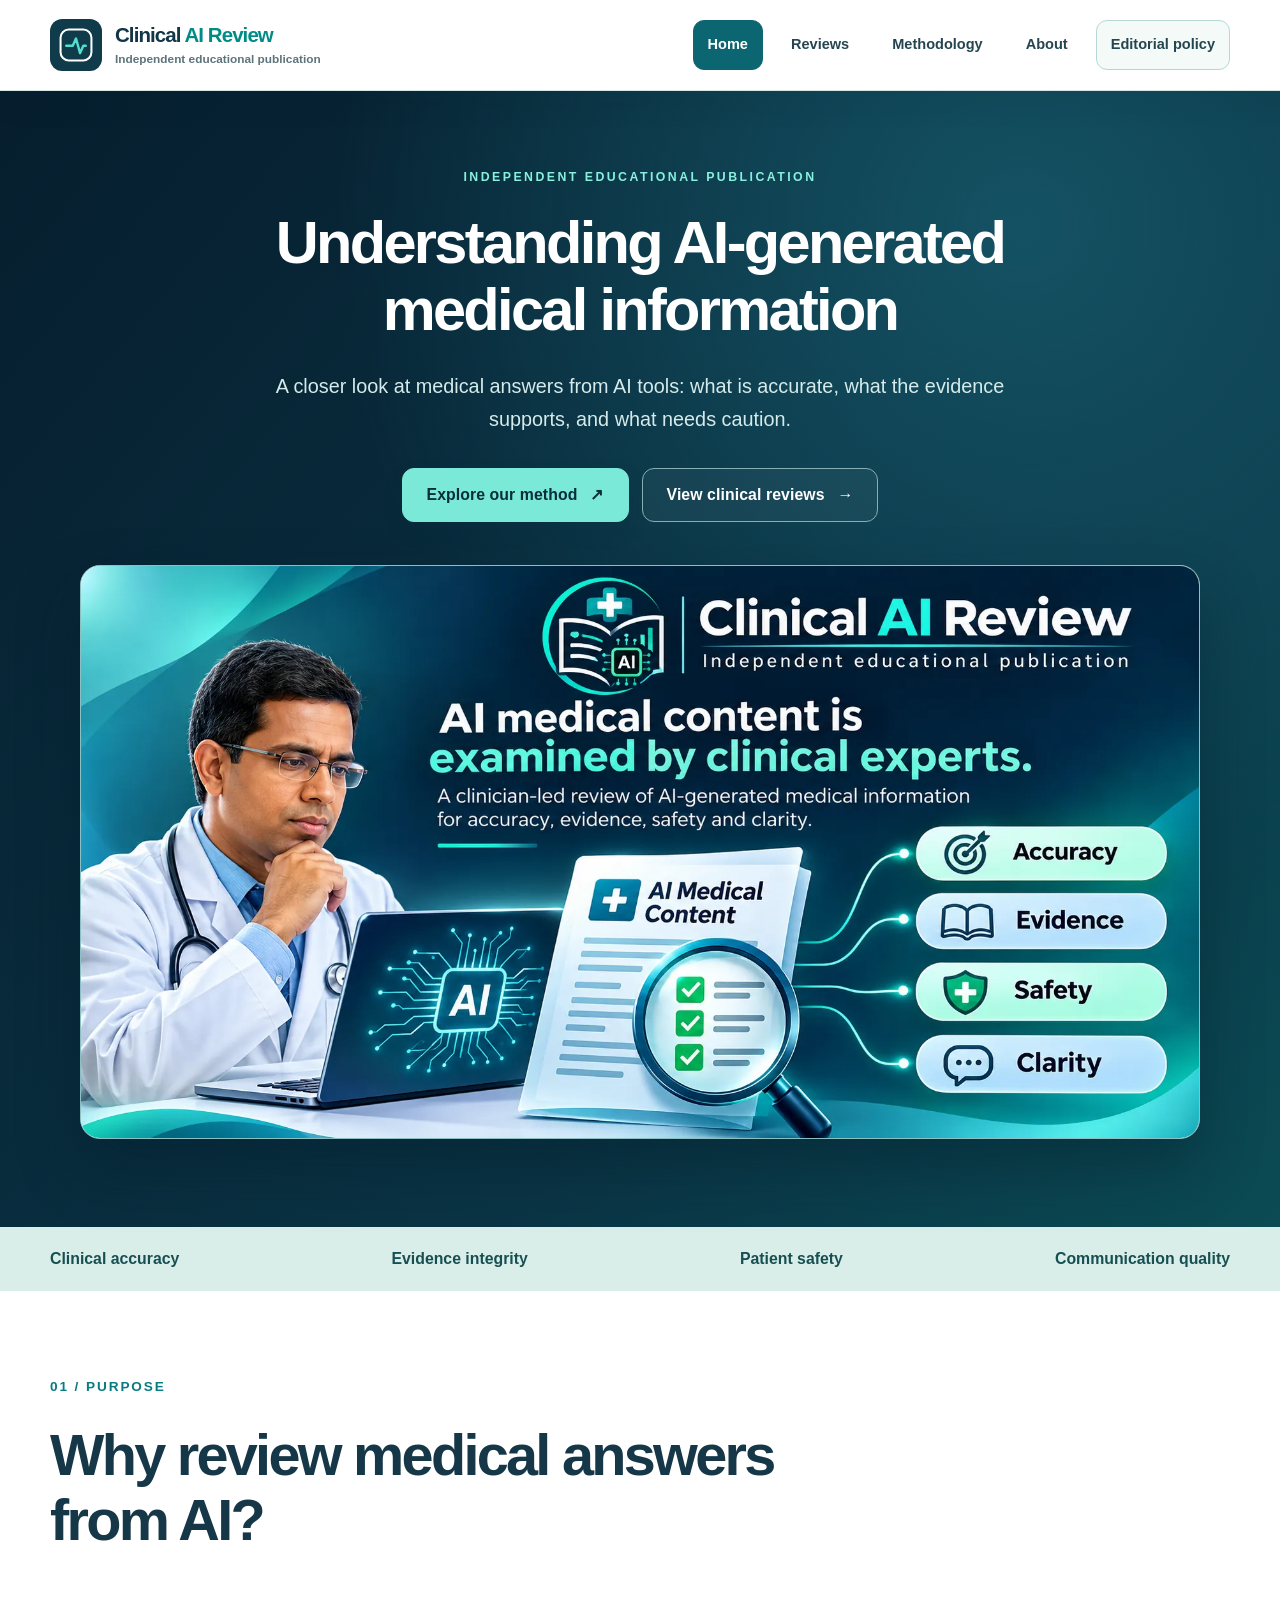
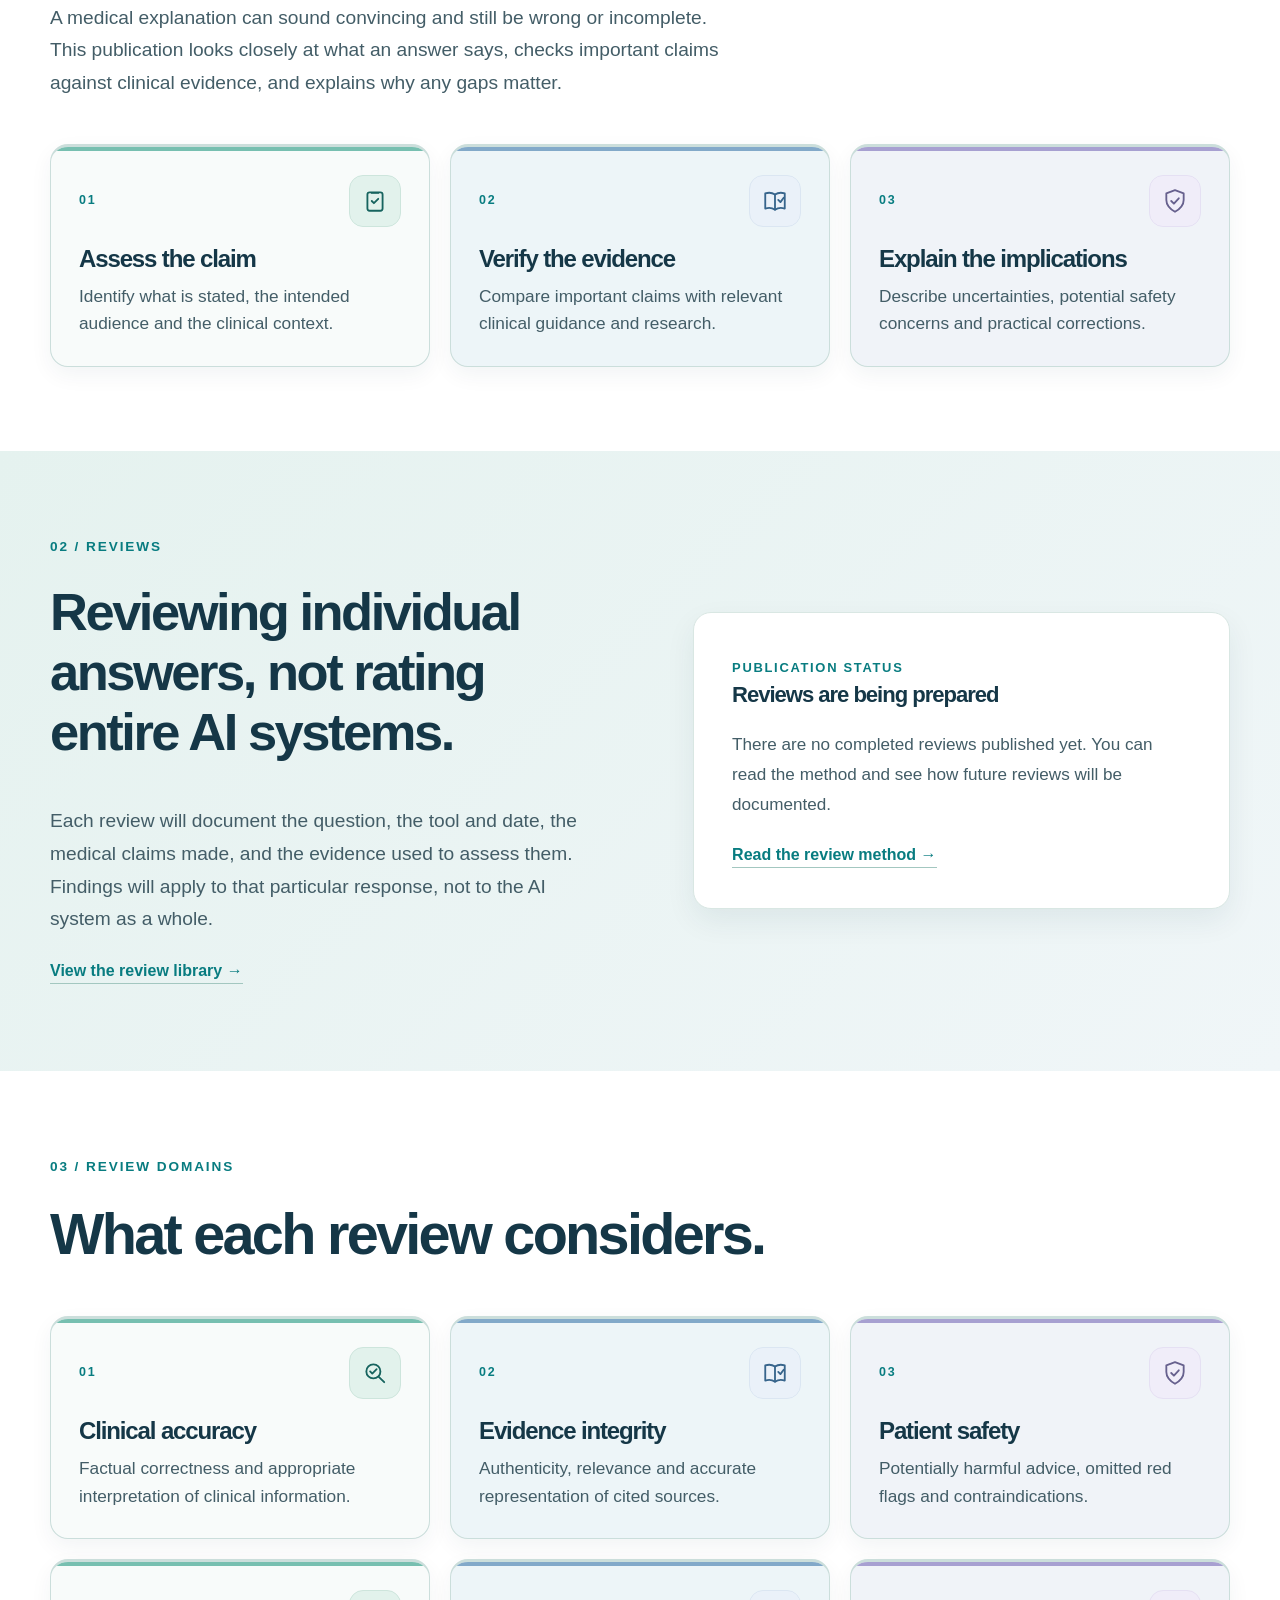
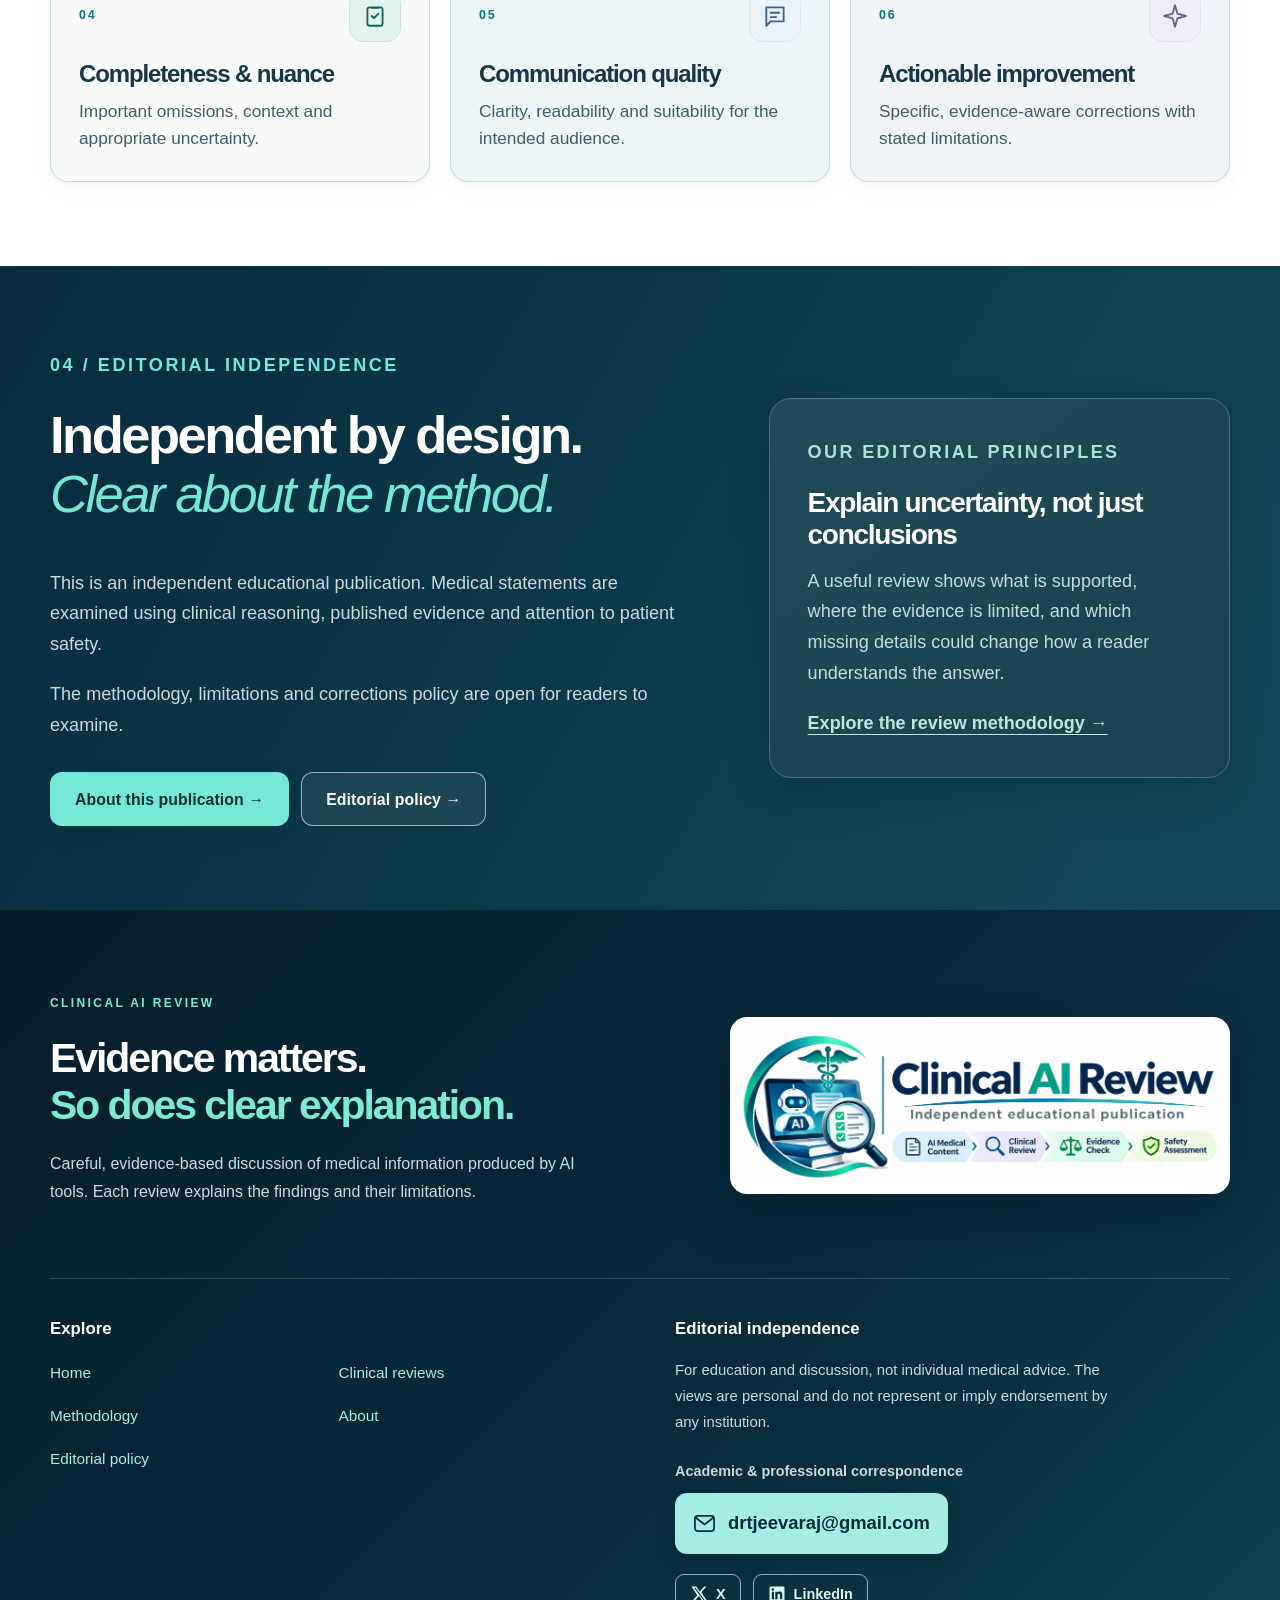
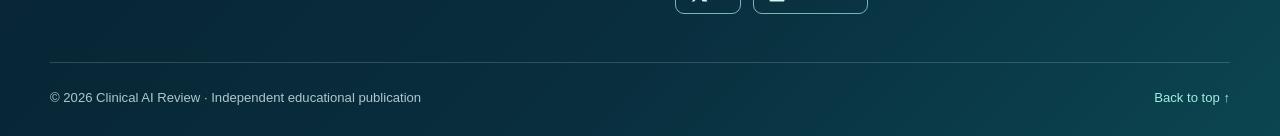
<file: index.html>
<!DOCTYPE html>

<html lang="en"><head>
<!-- GA4: public pages only; no advertising personalization -->


<meta charset="utf-8"/><meta content="width=device-width, initial-scale=1" name="viewport"/><meta content="#082b3b" name="theme-color"/><meta content="A clinician-led educational publication that checks medical information from AI tools against evidence, with attention to accuracy, uncertainty and safety." name="description"/><title>Clinical AI Review | Independent Educational Publication</title><link href="https://drjeevaraj.com/" rel="canonical"/><link href="assets/favicon.svg" rel="icon" type="image/svg+xml"/><meta content="website" property="og:type"/><meta content="Clinical AI Review | Evidence, Safety &amp; Clarity" property="og:title"/><meta content="A clinician-led educational publication that checks medical information from AI tools against evidence, with attention to accuracy, uncertainty and safety." property="og:description"/><meta content="https://drjeevaraj.com/" property="og:url"/><meta content="https://drjeevaraj.com/assets/social-preview-v2.jpg" property="og:image"/><meta property="og:image:type" content="image/jpeg"/><meta property="og:image:width" content="1200"/><meta property="og:image:height" content="630"/><meta property="og:image:alt" content="Clinical AI Review ECG logo — Evidence, Safety and Clarity"/><meta name="twitter:title" content="Clinical AI Review | Evidence, Safety &amp; Clarity"/><meta name="twitter:description" content="A clinician-led educational publication that checks medical information from AI tools against evidence, with attention to accuracy, uncertainty and safety."/><meta name="twitter:image" content="https://drjeevaraj.com/assets/social-preview-v2.jpg"/><meta name="twitter:image:alt" content="Clinical AI Review ECG logo — Evidence, Safety and Clarity"/><meta content="summary_large_image" name="twitter:card"/><style>@import url('https://fonts.googleapis.com/css2?family=DM+Sans:wght@400;500;600;700&family=Source+Serif+4:ital,wght@0,400;0,500;0,600;1,400;1,500&display=swap');
:root{--navy:#102f3b;--navy2:#163f49;--teal:#176f69;--mint:#a8e4d4;--paper:#f7f9f7;--ink:#19333d;--muted:#53666d;--line:#dbe4e1;--white:#fff}*{box-sizing:border-box}html{scroll-behavior:smooth}body{margin:0;color:var(--ink);background:var(--white);font-family:'DM Sans',Arial,sans-serif;font-size:16px;line-height:1.7}a{color:inherit}a:focus-visible,button:focus-visible{outline:3px solid #ce8e30;outline-offset:4px}img{max-width:100%;height:auto}h1,h2,h3,p{margin-top:0}h1,h2{font-family:'Source Serif 4',Georgia,serif;font-weight:500;line-height:1.13;letter-spacing:-.035em}h1{font-size:clamp(3.2rem,5.4vw,5.9rem)}h2{font-size:clamp(2.15rem,3.5vw,3.45rem)}h3{font-size:1.15rem;line-height:1.3}p{margin-bottom:1.2rem}.wrap{max-width:1190px;margin:auto;padding:0 30px}.narrow{max-width:830px}.skip{position:absolute;top:-80px;left:15px;background:white;padding:10px;z-index:30}.skip:focus{top:12px}.header{background:white;border-bottom:1px solid var(--line);position:sticky;top:0;z-index:10}.head-inner{display:flex;align-items:center;justify-content:space-between;min-height:84px;gap:24px}.brand{display:flex;align-items:center;gap:12px;text-decoration:none;font-size:1rem;font-weight:500;line-height:1.15;white-space:nowrap}.brand b{font-weight:700}.brand small{display:block;color:var(--muted);font-size:.69rem;letter-spacing:.045em;margin-top:5px}.brand-symbol{width:42px;height:42px;border-radius:12px;background:var(--navy);color:white;display:grid;place-items:center;font-family:Georgia,serif;font-size:22px}.brand-symbol span{color:var(--mint)}.nav{display:flex;gap:23px;align-items:center}.nav a{text-decoration:none;font-size:.79rem;font-weight:600;color:#40545c;white-space:nowrap}.nav a:hover,.nav a[aria-current=page]{color:var(--teal)}.nav a[aria-current=page]{text-decoration:underline;text-underline-offset:8px}.menu-button{display:none}.hero{background:var(--navy);color:white;padding:100px 0 104px;overflow:hidden}.hero-grid{display:grid;grid-template-columns:1.12fr .88fr;gap:7%;align-items:center}.hero h1{max-width:760px;margin:0 0 27px}.hero h1 em,.dark h2 em{color:var(--mint);font-weight:400}.eyebrow{text-transform:uppercase;font-size:.69rem;font-weight:700;letter-spacing:.21em;color:var(--teal);margin-bottom:24px}.hero .eyebrow,.dark .eyebrow{color:var(--mint)}.lead{font-size:clamp(1.12rem,1.65vw,1.34rem);line-height:1.7;max-width:650px}.hero .lead{color:#d0dfe0}.actions{display:flex;gap:12px;flex-wrap:wrap;margin-top:32px}.button{display:inline-flex;align-items:center;justify-content:center;text-decoration:none;padding:14px 22px;border-radius:7px;font-size:.85rem;font-weight:700;transition:transform .2s,background .2s}.button:hover{transform:translateY(-2px)}.primary{background:var(--mint);color:#102f3b}.primary:hover{background:#c2f2e6}.secondary{border:1px solid #7e999d;color:white}.light{background:var(--mint);color:var(--navy)}.hero-caption{color:#b8c9c9;font-size:.79rem;margin-top:30px}.hero-panel{background:#f7fbfa;color:var(--ink);border-radius:16px;padding:32px;box-shadow:0 25px 75px #04192355;transform:rotate(1deg)}.panel-kicker{display:flex;justify-content:space-between;color:var(--teal);font-size:.69rem;font-weight:700;letter-spacing:.13em;border-bottom:1px solid var(--line);padding-bottom:20px;margin-bottom:28px}.process-node{display:flex;align-items:center;gap:16px}.process-node>span{border-radius:50%;background:#e1f3ee;color:var(--teal);height:44px;width:44px;display:grid;place-items:center;font-size:.8rem;font-weight:700}.process-node strong{display:block;font-size:1.05rem}.process-node small{display:block;color:var(--muted);font-size:.79rem}.process-line{height:31px;border-left:1px dashed #8bb6ab;margin-left:22px}.panel-bottom{border-top:1px solid var(--line);margin-top:28px;padding-top:20px;color:var(--muted);font-size:.78rem}.strip{background:#eaf4f0}.strip-items{display:flex;justify-content:space-between;gap:16px;flex-wrap:wrap;padding-top:18px;padding-bottom:18px;font-size:.8rem;font-weight:700;color:#24564e}.section{padding:92px 0}.section-head{max-width:780px;margin-bottom:44px}.section-head p:last-child{max-width:690px;color:var(--muted)}.three,.domain-grid{display:grid;grid-template-columns:repeat(3,1fr);gap:17px}.feature,.domain{border:1px solid var(--line);padding:29px;border-radius:12px;background:white}.feature p,.domain p{color:var(--muted);font-size:.9rem;margin:0}.number{display:block;color:var(--teal);font-size:.76rem;letter-spacing:.15em;font-weight:700;margin-bottom:25px}.tinted{background:var(--paper)}.split{display:grid;grid-template-columns:1fr 1fr;gap:9%;align-items:center}.body-lg{font-size:1.1rem;color:var(--muted)}.note-card,.status-card{border:1px solid var(--line);background:white;padding:35px;border-radius:13px}.note-card p,.status-card p{color:var(--muted)}.small-label{font-size:.71rem;font-weight:700;letter-spacing:.13em;color:var(--teal);text-transform:uppercase}.note-card a,.text-link{color:var(--teal);font-weight:700;text-decoration:none;border-bottom:1px solid #a3c7c0;padding-bottom:4px}.domain-grid{gap:15px}.domain{min-height:230px}.dark{background:var(--navy);color:white}.dark p{color:#c9d8da}.identity{background:#204652;padding:24px;border-radius:13px;display:flex;align-items:center;gap:25px}.identity img{width:125px;height:154px;object-fit:cover;object-position:top;border-radius:9px}.identity h3{margin:0 0 12px}.identity p{margin:0 0 6px;font-size:.88rem}.identity small{color:var(--mint)}.book-teaser{display:flex;gap:46px;align-items:center}.book-teaser img{width:185px;border-radius:4px;box-shadow:0 15px 35px #102f3b2a}.book-teaser>div{max-width:650px}.page-hero{background:var(--navy);color:white;padding:85px 0 82px}.page-hero .eyebrow{color:var(--mint)}.page-hero h1{font-size:clamp(2.8rem,5vw,5rem)}.page-hero .lead{color:#d4e2e3}.prose{max-width:780px}.prose h2{font-size:2rem;margin:34px 0 14px}.prose h3{margin:28px 0 10px}.prose p,.prose li{color:#435961}.prose blockquote{font-family:Georgia,serif;font-size:1.5rem;border-left:4px solid var(--teal);padding-left:22px;margin:35px 0}.prose .qual{color:var(--teal);font-weight:700}.content-list{padding-left:22px}.content-list li{margin:12px 0}.status-card{background:var(--paper)}.mt{margin-top:50px}.rubric{display:grid;grid-template-columns:1fr 1fr;gap:12px}.rubric>div{padding:20px;border:1px solid var(--line);border-radius:10px}.rubric p{font-size:.87rem;margin:8px 0 0}.muted{color:var(--muted);font-size:.86rem}.small{font-size:.78rem}.about-layout{display:grid;grid-template-columns:280px 1fr;gap:65px;align-items:start}.portrait{width:280px;aspect-ratio:3/4;object-fit:cover;object-position:top;border-radius:10px}.book-layout{display:grid;grid-template-columns:330px 1fr;gap:70px;align-items:start}.book-cover{width:100%;border-radius:5px;box-shadow:0 20px 40px #102f3b28}.full{display:flex;margin-top:20px;text-align:center}.footer{background:#0c2631;color:#d4e0e1;padding:48px 0}.foot-grid{display:flex;justify-content:space-between;gap:40px}.foot-grid p{font-size:.78rem;color:#bdced0;margin:6px 0}.foot-grid a{color:var(--mint)}@media(max-width:950px){.nav{gap:12px}.nav a{font-size:.73rem}.hero-grid{gap:30px}.hero-panel{padding:22px}.wrap{padding:0 22px}}@media(max-width:760px){.head-inner{min-height:72px}.menu-button{display:flex;flex-direction:column;gap:5px;padding:12px;border:1px solid var(--line);background:white;border-radius:6px}.menu-button span{width:22px;height:2px;background:var(--navy)}.nav{display:none;position:absolute;top:71px;left:0;right:0;background:white;border-bottom:1px solid var(--line);padding:20px 25px;flex-direction:column;align-items:stretch;gap:15px}.nav.open{display:flex}.hero{padding:67px 0}.hero-grid,.split,.about-layout,.book-layout{grid-template-columns:1fr;gap:35px}.hero-panel{transform:none}.three,.domain-grid{grid-template-columns:1fr 1fr}.section{padding:65px 0}.identity{max-width:490px}.book-teaser{gap:25px}.book-teaser img{width:125px}.foot-grid{flex-direction:column}.page-hero{padding:62px 0}}@media(max-width:490px){.brand{font-size:.89rem}.brand small{font-size:.6rem}.brand-symbol{height:36px;width:36px}.three,.domain-grid,.rubric{grid-template-columns:1fr}.book-teaser{align-items:flex-start}.book-teaser img{width:110px}.book-teaser h2{font-size:1.9rem}.hero h1{font-size:3.05rem}.section-head{margin-bottom:25px}.identity{align-items:flex-start}.identity img{width:90px;height:115px}.cover-col{max-width:310px}}@media(prefers-reduced-motion:reduce){html{scroll-behavior:auto}.button{transition:none}}
/* Visual upgrade v2: larger, legible type; elevated backgrounds; consistent vector icons */
:root{--paper:#f2f7f5;--muted:#40565d;--line:#d4e2df;--teal:#12645f}
body{font-size:18px;line-height:1.72}
.wrap{max-width:1250px}
h1{font-size:clamp(3.1rem,5.4vw,5.8rem)}
h2{font-size:clamp(2.35rem,3.6vw,3.65rem)}
h3{font-size:1.36rem}
.nav a{font-size:.96rem}
.brand{font-size:1.1rem}
.brand small{font-size:.77rem}
.eyebrow,.small-label,.panel-kicker{font-size:.81rem}
.hero{position:relative;background:radial-gradient(ellipse at 86% 14%,#24636a 0%,transparent 40%),linear-gradient(125deg,#102f3b 0%,#103d46 100%);padding:105px 0 110px}
.hero:before{content:"";position:absolute;inset:0;opacity:.13;pointer-events:none;background-image:radial-gradient(#b5e8dc 1px,transparent 1px);background-size:24px 24px;mask-image:linear-gradient(90deg,transparent 20%,black 100%)}
.hero-grid{position:relative;z-index:1}
.hero .lead{font-size:clamp(1.23rem,1.8vw,1.52rem)}
.hero-caption,.panel-bottom{font-size:.95rem}
.button{font-size:1rem;padding:16px 25px;border-radius:11px}
.hero-panel{transform:none;border:1px solid #d5e9e5;background:linear-gradient(155deg,#ffffff,#e9f7f2);box-shadow:0 30px 85px #061a2340;padding:35px}
.process-node{gap:18px}
.process-node .process-icon{width:56px;height:56px;border-radius:17px;background:#d6f0e8;color:#14645e;display:grid;place-items:center;flex:none}
.process-node .process-icon svg{width:29px;height:29px}
.process-node strong{font-size:1.14rem}
.process-node small{font-size:.94rem;line-height:1.45}
.process-line{margin-left:27px;height:35px;border-left:2px dashed #8dbbb0}
.section{padding:100px 0}
.section-head p:last-child,.body-lg{font-size:1.17rem}
.feature,.domain,.note-card,.status-card{position:relative;overflow:hidden;border:1px solid #d5e5e0;border-radius:20px;background:linear-gradient(150deg,#fff 0%,#f2faf7 100%);box-shadow:0 10px 28px #0d3b4210;transition:transform .2s ease,box-shadow .2s ease,border-color .2s ease}
.feature:hover,.domain:hover{transform:translateY(-5px);box-shadow:0 20px 45px #0d3b421a;border-color:#9bcac0}
.feature,.domain{padding:32px}
.feature:nth-child(2),.domain:nth-child(3n+2){background:linear-gradient(145deg,#fff,#eff6fb)}
.feature:nth-child(3),.domain:nth-child(3n){background:linear-gradient(145deg,#fff,#f3f4fb)}
.feature p,.domain p,.rubric p{font-size:1.04rem;line-height:1.67}
.feature-top{display:flex;align-items:flex-start;justify-content:space-between;gap:12px;margin-bottom:24px}
.feature-top .number{margin:10px 0 0}
.icon-tile{width:62px;height:62px;flex:none;border-radius:17px;display:grid;place-items:center;background:#d9f1ea;color:#13665f;border:1px solid #c5e5dc}
.domain:nth-child(3n+2) .icon-tile,.feature:nth-child(2) .icon-tile{background:#e1edf8;color:#22577b;border-color:#cfdfef}
.domain:nth-child(3n) .icon-tile,.feature:nth-child(3) .icon-tile{background:#eae9f8;color:#57548a;border-color:#dcdaf1}
.line-icon{height:31px;width:31px;display:block}
.tinted{background:linear-gradient(145deg,#eef6f2,#f7faf8)}
.note-card,.status-card{padding:39px}
.note-card p,.status-card p,.prose p,.prose li{font-size:1.07rem}
.domain{min-height:255px}
.strip{background:#e1f2ec}
.strip-items{font-size:.99rem}
.identity{background:linear-gradient(135deg,#244f59,#1b4651);border:1px solid #41737a;box-shadow:0 16px 35px #031e2833}
.identity p{font-size:1rem}
.identity img{width:140px;height:174px}
.book-teaser{background:linear-gradient(110deg,#f0f8f5,#fff);padding:35px;border:1px solid #dce9e4;border-radius:22px;box-shadow:0 14px 35px #103b4210}
.book-teaser img{width:195px}
.prose{max-width:880px}
.prose h2{font-size:2.35rem}
.rubric>div{background:linear-gradient(145deg,#fff,#f1f8f5);border-radius:15px;padding:26px;box-shadow:0 8px 20px #123c4210}
.page-hero{background:radial-gradient(circle at 90% 10%,#235a62,transparent 40%),var(--navy)}
.footer p,.foot-grid p{font-size:.92rem}
@media(max-width:950px){.nav a{font-size:.86rem}.hero-grid{grid-template-columns:1fr 1fr;gap:28px}}
@media(max-width:760px){body{font-size:17px}.hero-grid{grid-template-columns:1fr}.hero{padding:65px 0}.section{padding:68px 0}.hero-panel{max-width:600px}.three,.domain-grid{grid-template-columns:1fr 1fr}.book-teaser{padding:24px}.nav a{font-size:1.05rem}}
@media(max-width:540px){.three,.domain-grid,.rubric{grid-template-columns:1fr}.feature,.domain{padding:27px}.hero h1{font-size:clamp(2.65rem,11vw,3.35rem)}.hero .lead{font-size:1.16rem}.book-teaser{flex-direction:column}.book-teaser img{width:145px}.identity img{width:100px;height:130px}.identity{gap:15px}.identity p{font-size:.93rem}}
@media(prefers-reduced-motion:reduce){.feature,.domain{transition:none}.feature:hover,.domain:hover{transform:none}}

/* v3 — editorial visual system: compact icons, intentional spacing, elevated cards */
:root{--navy:#112f3b;--ink:#173640;--teal:#17645f;--muted:#465e65;--line:#d6e4e1;--paper:#f5f8f7;--mint:#b8e8d8}
body{font-size:18px;line-height:1.65}
.header{box-shadow:0 3px 22px rgba(10,45,51,.045)}
.nav a{font-size:.92rem}
.hero{background:radial-gradient(ellipse at 83% 15%,rgba(64,132,137,.34),transparent 43%),linear-gradient(130deg,#102c39 0%,#123d45 100%)}
.hero-panel{border:1px solid rgba(255,255,255,.7);border-radius:24px;background:linear-gradient(145deg,#fff,#edf7f4);box-shadow:0 22px 65px rgba(0,18,27,.24);padding:34px}
/* Explicitly constrain inline SVGs: fixes enormous icons in PDF rendering */
.line-icon,.feature .line-icon,.domain .line-icon,.process-node .line-icon{display:block!important;width:26px!important;height:26px!important;min-width:26px!important;min-height:26px!important;max-width:26px!important;max-height:26px!important;flex:0 0 26px!important;overflow:visible}
.feature-top{display:flex!important;align-items:center!important;justify-content:space-between!important;gap:14px!important;margin:0 0 18px!important;min-height:52px!important}
.feature-top .number{margin:0!important;font-size:.78rem}
.icon-tile,.feature .icon-tile,.domain .icon-tile{display:inline-flex!important;align-items:center!important;justify-content:center!important;flex:0 0 52px!important;width:52px!important;height:52px!important;min-width:52px!important;min-height:52px!important;max-width:52px!important;max-height:52px!important;border-radius:14px!important;padding:0!important;overflow:hidden!important;background:#e2f2ec;border:1px solid #cde5dc;color:#17645f}
.process-node .process-icon{display:inline-flex!important;align-items:center!important;justify-content:center!important;flex:0 0 50px!important;width:50px!important;height:50px!important;min-width:50px!important;min-height:50px!important;max-width:50px!important;max-height:50px!important;border-radius:15px!important;background:#e0f1eb!important;padding:0!important}
.process-node .process-icon .line-icon{width:25px!important;height:25px!important;min-width:25px!important;min-height:25px!important;max-width:25px!important;max-height:25px!important}
.process-node{display:flex!important;align-items:center!important;gap:16px!important;min-height:60px!important}
.process-line{height:24px!important;margin-left:24px!important;border-left:2px dashed #9dc9bb!important}
.process-node strong{font-size:1.07rem!important;line-height:1.35}.process-node small{font-size:.86rem!important;line-height:1.45}
.panel-kicker{font-size:.75rem!important;letter-spacing:.12em}.panel-bottom{font-size:.85rem!important}
/* Modern scientific cards with restrained colour rather than large decoration */
.feature,.domain{display:flex;flex-direction:column;justify-content:flex-start;min-height:0!important;padding:28px!important;border:1px solid #d9e6e3!important;border-radius:18px!important;background:#fff!important;box-shadow:0 8px 22px rgba(18,57,66,.055)!important;transition:box-shadow .18s ease,transform .18s ease,border-color .18s ease!important}
.feature:before,.domain:before{content:'';position:absolute;top:0;left:0;right:0;height:4px;background:#77bfb0}
.feature:nth-child(3n+2):before,.domain:nth-child(3n+2):before{background:#82a9c9}
.feature:nth-child(3n):before,.domain:nth-child(3n):before{background:#a7a0d1}
.feature:nth-child(3n+2) .icon-tile,.domain:nth-child(3n+2) .icon-tile{background:#eaf1f9!important;color:#37658c!important;border-color:#dbe6f2!important}
.feature:nth-child(3n) .icon-tile,.domain:nth-child(3n) .icon-tile{background:#f0edf9!important;color:#67618e!important;border-color:#e5e0f3!important}
.feature:hover,.domain:hover{transform:translateY(-3px)!important;box-shadow:0 16px 35px rgba(18,57,66,.11)!important;border-color:#9ac7be!important}
.feature h3,.domain h3{font-size:1.24rem!important;margin-bottom:11px!important}
.feature p,.domain p{font-size:1rem!important;line-height:1.58!important}
.three,.domain-grid{gap:20px!important;align-items:stretch}
.section{padding:84px 0!important}
.tinted{background:linear-gradient(135deg,#eef5f3,#f8faf9)!important}
.note-card,.status-card{background:white!important;border:1px solid #d9e7e3!important;border-radius:18px!important;box-shadow:0 12px 30px rgba(18,57,66,.07)!important}
/* Stronger, consistent buttons */
.button{position:relative;display:inline-flex;align-items:center;justify-content:center;gap:12px;min-height:52px;padding:15px 24px!important;border-radius:12px!important;font-size:.99rem!important;font-weight:700!important;line-height:1.25;letter-spacing:.005em;border:1px solid transparent;text-decoration:none!important;box-shadow:0 7px 17px rgba(5,36,42,.12);transition:transform .17s ease,box-shadow .17s ease,background-color .17s ease!important}
.button.primary{background:#b9e9da!important;color:#123b42!important;border-color:#b9e9da!important}
.button.primary:hover{background:#d1f4e7!important;box-shadow:0 11px 24px rgba(5,36,42,.2);transform:translateY(-2px)}
.button.secondary{background:rgba(255,255,255,.075)!important;color:#fff!important;border-color:rgba(255,255,255,.58)!important;box-shadow:none}
.button.secondary:hover{background:rgba(255,255,255,.18)!important;transform:translateY(-2px)}
.page-hero .button.secondary{color:white!important}
.text-link,.note-card a:not(.button),.arrow-link{font-size:1rem;text-underline-offset:5px;text-decoration-thickness:1px}
.contact-panel{background:#f2f8f5}.contact-card{background:white;border:1px solid #d8e8e1;border-radius:20px;padding:35px;box-shadow:0 12px 35px rgba(18,57,66,.08)}.contact-card h2{font-size:2rem}.contact-card .button.primary{background:#14655f!important;color:white!important;border-color:#14655f!important}.contact-card .button.primary:hover{background:#0d4d49!important}.contact-note{margin-top:20px}
.contact-mini{display:flex;gap:10px;align-items:center;justify-content:center;flex-wrap:wrap;padding:22px 16px 6px;font-size:.94rem;color:#cbdcde}.contact-mini a{color:#b9e9da;text-decoration:underline;text-underline-offset:4px}
@media(max-width:950px){.nav a{font-size:.84rem}.hero-grid{grid-template-columns:1fr 1fr;gap:25px}}
@media(max-width:760px){.hero-grid{grid-template-columns:1fr}.hero-panel{max-width:650px}.section{padding:64px 0!important}.three,.domain-grid{grid-template-columns:repeat(2,minmax(0,1fr))}.nav a{font-size:1.05rem}.button{min-height:52px}}
@media(max-width:540px){.three,.domain-grid{grid-template-columns:1fr}.feature,.domain{padding:25px!important}.hero-panel{padding:24px}.actions{gap:12px}.actions .button{width:100%}.contact-card{padding:25px}.hero h1{font-size:clamp(2.65rem,11vw,3.4rem)}}
@media(prefers-reduced-motion:reduce){.feature,.domain,.button{transition:none!important}.feature:hover,.domain:hover,.button:hover{transform:none!important}}

/* 2026 editorial redesign — readable type, expressive headings and accessible navigation */
:root{--navy:#092d40;--deep:#062434;--teal:#087c80;--paper:#f3f8f8;--muted:#435d67}
html{scroll-behavior:smooth}
body{font-family:Inter,"Segoe UI",Arial,sans-serif;font-size:18px;line-height:1.75;color:#153747;background:#fff}
.wrap{max-width:1240px}
.header{position:sticky;top:0;z-index:60;background:rgba(255,255,255,.97);backdrop-filter:blur(16px);box-shadow:0 5px 30px #102f3b0d;border-bottom:1px solid #dce9eb}
.head-inner{min-height:94px;gap:24px}
.brand{display:flex;align-items:center;gap:12px;font-size:1.25rem;font-weight:760;letter-spacing:-.035em;line-height:1.12}
.brand b{color:#087d7d}
.brand small{font-size:.74rem;letter-spacing:.02em;font-weight:500;color:#506a72;margin-top:6px}
.brand-symbol{background:#0a3547;border-radius:15px;width:52px;height:52px;display:grid;place-items:center;color:white;flex:none;box-shadow:0 6px 15px #123b4b22}
.nav{display:flex;align-items:center;gap:5px}
.nav a{font-size:.94rem;font-weight:700;padding:11px 15px;border-radius:12px;color:#254651;transition:background .2s,color .2s,transform .2s}
.nav a:hover{background:#e5f4f1;color:#075f63;transform:translateY(-1px)}
.nav a[aria-current="page"]{background:#dff3ed;color:#086b6b}
.nav a:last-child{border:1px solid #c4dfdc}
.menu-button{border:1px solid #c9e2e1;border-radius:12px;background:#edf7f5;width:49px;height:46px}
h1,h2,h3{font-family:Inter,"Segoe UI",Arial,sans-serif;letter-spacing:-.047em;line-height:1.14}
h1{font-size:clamp(3.2rem,6vw,6.1rem);font-weight:820}
h2{font-size:clamp(2.45rem,4.1vw,4rem);font-weight:800}
h3{font-size:1.38rem;font-weight:760}
.section{padding:100px 0}
.section-head p:last-child,.body-lg{font-size:1.2rem;line-height:1.7}
.eyebrow{font-size:.85rem;font-weight:800;letter-spacing:.14em}
.visual-hero{background:radial-gradient(ellipse at 85% 4%,#1a6672 0%,transparent 46%),linear-gradient(125deg,#082d40,#104854);color:white;padding:80px 0 75px}
.visual-hero-inner{display:grid;grid-template-columns:1fr;gap:42px}
.hero-intro{text-align:center;max-width:1050px;margin:0 auto}
.hero-intro h1{margin:15px auto 25px;max-width:1050px}
.hero-intro h1 em{font-style:normal;color:#6ee6d6}
.hero-intro p:not(.eyebrow){font-size:clamp(1.18rem,2vw,1.5rem);color:#d5ebeb;max-width:800px;margin:0 auto 28px}
.hero-intro .actions{justify-content:center;display:flex;gap:15px;flex-wrap:wrap}
.button{display:inline-flex;align-items:center;justify-content:center;gap:13px;min-height:54px;padding:15px 25px;border-radius:14px;font-size:1rem;font-weight:750;text-decoration:none;box-shadow:0 9px 20px #062a3820;transition:transform .18s,box-shadow .18s,background .18s}
.button:hover{transform:translateY(-3px);box-shadow:0 14px 25px #062a3833}
.button.primary{background:linear-gradient(120deg,#1bd4c2,#62ead6);color:#06333c;border:1px solid #6ce7d9}
.button.secondary{background:transparent;color:#fff;border:1.5px solid #b7d8dd}
.button.secondary:hover{background:#ffffff18}
.button.outline{color:#075b66;background:#effaf7;border:1px solid #b3d9d6}
.button.small{min-height:44px;padding:11px 18px;font-size:.94rem}
.hero-slider{max-width:1180px;width:100%;margin:0 auto;background:#ffffff;border:1px solid #b4d9dd;border-radius:24px;box-shadow:0 24px 65px #001d2c60;overflow:hidden}
.slides{position:relative;aspect-ratio:16/9;background:#e7f5f6}
.hero-slide{position:absolute;inset:0;margin:0;opacity:0;visibility:hidden;transition:opacity .5s ease,visibility .5s ease}
.hero-slide.active{opacity:1;visibility:visible}
.hero-slide img{display:block;width:100%;height:100%;object-fit:contain}
.slider-controls{display:flex;align-items:center;justify-content:center;gap:16px;padding:13px 18px;background:#f4faf9}
.slide-arrow,.slide-pause{border:1px solid #c9e3df;border-radius:11px;background:white;color:#0c4a57;font-weight:750;min-width:45px;height:43px;cursor:pointer}
.slide-arrow{font-size:1.7rem;line-height:1}
.slide-pause{padding:0 14px;font-size:.87rem}
.slide-arrow:hover,.slide-pause:hover{background:#e3f3f0}
.slide-dots{display:flex;gap:9px;align-items:center}
.slide-dot{width:11px;height:11px;border-radius:100px;background:#a9c8c8;border:0;cursor:pointer;padding:0;transition:width .2s,background .2s}
.slide-dot.active{width:31px;background:#087e7e}
.feature,.domain,.note-card,.status-card,.publication{background:#fff;border:1px solid #d9e7e8;border-radius:22px;box-shadow:0 12px 30px #0b39430f;transition:transform .2s,box-shadow .2s}
.feature:hover,.domain:hover,.publication:hover{transform:translateY(-4px);box-shadow:0 22px 45px #0b39431c}
.feature,.domain{padding:32px}
.feature:nth-child(3n+1),.domain:nth-child(3n+1){background:linear-gradient(155deg,#fff,#eaf8f5)}
.feature:nth-child(3n+2),.domain:nth-child(3n+2){background:linear-gradient(155deg,#fff,#edf4fc)}
.feature:nth-child(3n),.domain:nth-child(3n){background:linear-gradient(155deg,#fff,#f1f0fc)}
.feature p,.domain p,.prose p,.prose li{font-size:1.08rem;line-height:1.72}
.icon-tile{display:grid;place-items:center;width:54px;height:54px;border-radius:15px;background:#dbf3ec;color:#075f67}
.line-icon{width:27px;height:27px}
.tinted{background:linear-gradient(135deg,#eef8f6,#f7fafc)}
.note-card,.status-card{padding:38px}
.page-hero{background:radial-gradient(circle at 90% 0%,#1b6d77,transparent 45%),#092d40}
.publication-grid{display:grid;grid-template-columns:repeat(2,minmax(0,1fr));gap:24px;margin:30px 0 65px}
.publication{padding:34px;display:flex;flex-direction:column;align-items:flex-start;gap:14px}
.publication h3{font-size:1.35rem;line-height:1.4}
.publication .button{margin-top:auto}
.pub-meta{color:#0b7779;font-size:.9rem;font-weight:800;letter-spacing:.06em}
.training{background:#eef8f6;padding:38px;border-radius:22px;border:1px solid #d3e8e5}
.training h2{font-size:2.2rem}
.training li{font-size:1.07rem;margin:10px 0}
:focus-visible{outline:3px solid #16b6a8;outline-offset:4px}
@media(max-width:1050px){.nav a{font-size:.86rem;padding:10px 9px}.brand{font-size:1.08rem}}
@media(max-width:760px){body{font-size:17px}.visual-hero{padding:55px 0}.section{padding:65px 0}.publication-grid{grid-template-columns:1fr}.hero-intro h1{font-size:clamp(2.5rem,9vw,4rem)}.nav a{font-size:1.1rem;padding:15px}.hero-slider{border-radius:15px}.slider-controls{padding:10px}.training{padding:24px}}
@media(max-width:540px){.hero-intro .actions{flex-direction:column}.hero-intro .actions .button{width:100%}.visual-hero-inner{gap:28px}.slider-controls{gap:9px}.slide-pause{padding:0 9px}.hero-slide img{object-fit:contain}.feature,.domain{padding:25px}}
@media(prefers-reduced-motion:reduce){html{scroll-behavior:auto}*,*:before,*:after{transition:none!important;animation:none!important}}

/* v4 deployment-safe polish */
.visual-hero{background:linear-gradient(120deg,#071f33 0%,#0d4c58 100%)!important;color:#fff!important}.visual-hero .eyebrow{color:#7fe8d6!important}.visual-hero h1{color:#fff!important;font-size:clamp(2.9rem,5.8vw,5.9rem)!important;line-height:1.09!important;font-weight:850!important}.visual-hero h1 em{color:#77eed9!important}.visual-hero .button.secondary{border:1px solid #c0e6e4!important;color:#fff!important;background:#ffffff12!important}.visual-hero .button.primary{color:#063a43!important;background:#7debd7!important}.hero-slider{box-shadow:0 28px 72px #00172288!important}.slides{aspect-ratio:16/9}.hero-slide{display:block}.hero-slide img{width:100%;height:100%;object-fit:cover}.nav a{font-size:.98rem!important}.section-head h2{font-size:clamp(2.55rem,4.5vw,4.25rem)!important}.feature,.domain,.publication{border-top:3px solid #31a99f!important}.feature h3,.domain h3{font-size:1.5rem!important}.feature p,.domain p{font-size:1.08rem!important}.hero-slider .slider-controls{border-top:1px solid #d5e8e7}.footer a{color:#8be8d5}
@media(max-width:760px){.nav{gap:8px}.nav.open{box-shadow:0 22px 30px #123b4b25}.nav a{font-size:1.08rem!important}.visual-hero h1{font-size:clamp(2.55rem,8.5vw,4rem)!important}}
</style><script type="application/ld+json">{"@context": "https://schema.org", "@type": "WebPage", "name": "Evidence, Safety & Clarity", "url": "https://drjeevaraj.com/", "description": "Independent educational discussion of AI-generated medical information.", "inLanguage": "en", "isAccessibleForFree": true}</script><script defer="">document.addEventListener('DOMContentLoaded',()=>{const button=document.querySelector('.menu-button');const nav=document.querySelector('#nav');if(!button||!nav)return;button.addEventListener('click',()=>{const open=button.getAttribute('aria-expanded')==='true';button.setAttribute('aria-expanded',String(!open));nav.classList.toggle('open',!open)});nav.querySelectorAll('a').forEach(a=>a.addEventListener('click',()=>{nav.classList.remove('open');button.setAttribute('aria-expanded','false')}));document.addEventListener('keydown',e=>{if(e.key==='Escape'){nav.classList.remove('open');button.setAttribute('aria-expanded','false')}})});</script><style>/* Homepage-only: single hero infographic and non-personal editorial panel */
.hero-single-image{width:100%;max-width:1180px;margin:0 auto;border-radius:24px;overflow:hidden;border:1px solid #b4d9dd;box-shadow:0 24px 65px #001d2c60;background:#fff}
.hero-single-image img{display:block;width:100%;height:auto;object-fit:contain}
.editorial-section{display:grid;grid-template-columns:1.15fr .85fr;align-items:center;gap:8%}
.editorial-section p{font-size:1.13rem;line-height:1.7}
.editorial-card{background:linear-gradient(145deg,#204b57,#1a424e);border:1px solid #48717a;border-radius:22px;padding:38px;box-shadow:0 18px 42px #001c2a33}
.editorial-card h3{font-size:1.75rem;margin:15px 0}
.editorial-card .small-label{color:#a8e4d4}
.editorial-card a{color:#b8e8d8;font-weight:750;text-decoration:underline;text-underline-offset:5px}
@media(max-width:760px){.editorial-section{grid-template-columns:1fr;gap:30px}.hero-single-image{border-radius:15px}.editorial-card{padding:26px}}
</style><style>
/* Clinical AI Review — cohesive homepage refinement, Nov 2026 */
:root{--navy:#082c3c;--deep:#061e2c;--mint:#74e8d5;--paper:#e8f3f1;--ink:#133746}
body{background:#f7faf9}
.header{background:rgba(255,255,255,.985);border-bottom:1px solid #d6e6e4;box-shadow:0 10px 35px rgba(5,37,48,.065)}
.head-inner{min-height:90px;gap:22px}
.brand{gap:13px;text-decoration:none;min-width:0}
.brand-mark{width:57px;height:57px;display:grid;place-items:center;border-radius:16px;background:linear-gradient(140deg,#083246,#087f81);color:white;font-size:15px;font-weight:900;letter-spacing:-.08em;box-shadow:0 7px 18px #07364724}
.brand-mark span{color:#83f3df}
.brand-copy{display:block;line-height:1.15}.brand-copy strong{display:block;font-size:1.28rem;letter-spacing:-.045em;color:#123647}.brand-copy strong span{color:#008c86}.brand-copy small{display:block;margin-top:6px;font-size:.74rem;letter-spacing:0;color:#5d747b;font-weight:550}
.nav{gap:7px}.nav a{font-size:.91rem!important;font-weight:720;padding:11px 14px;border:1px solid transparent;border-radius:11px;transition:background .18s,color .18s,border-color .18s;white-space:nowrap}
.nav a:hover{transform:none;background:#e8f6f3;border-color:#c6e5df;color:#086f71}.nav a[aria-current="page"]{background:#0b6671;color:white;text-decoration:none;border-color:#0b6671}.nav a:last-child{border:1px solid #b5d8d5;background:#f3faf8}.nav a:last-child:hover{background:#e2f4ef}
.visual-hero{padding:72px 0 88px!important;background:radial-gradient(circle at 80% 12%,#145263 0%,transparent 48%),linear-gradient(130deg,#061e2e,#0a3445 65%,#0b4b54)!important}
.visual-hero-inner{gap:43px}.hero-intro{max-width:1040px}.hero-intro .eyebrow{display:inline-block;color:#88f1de!important;font-size:.77rem;letter-spacing:.2em;margin:0 0 20px}
.visual-hero h1{font-size:clamp(2.65rem,4.6vw,4.85rem)!important;line-height:1.15!important;letter-spacing:-.055em;max-width:1020px;margin:0 auto 26px;font-weight:830!important;text-wrap:balance}
.visual-hero h1 em{display:inline-block;color:#80e8d8!important;font-style:normal}
.hero-intro p:not(.eyebrow){font-size:clamp(1.06rem,1.55vw,1.34rem);line-height:1.65;max-width:770px;margin-bottom:29px}
.hero-intro .actions{gap:13px}.visual-hero .button.primary{background:#7be9d8!important;border-color:#7be9d8!important;color:#082e3a!important}.visual-hero .button.secondary{background:#ffffff0b!important;border-color:#86aeb5!important}
.hero-single-image{max-width:1120px;border:1px solid #8cbfc2;border-radius:20px;box-shadow:0 28px 60px #001a285c}
.strip{background:#d9eee9!important}.strip-items{color:#174f53}
.section{background:#fff}.section.tinted{background:linear-gradient(135deg,#e5f2ef,#f0f6f8)!important}.section.dark{background:linear-gradient(120deg,#082b3c,#104958)!important}
.feature,.domain,.publication{background:#f8fbfa!important;border-color:#cbdedb!important}.feature:nth-child(3n+2),.domain:nth-child(3n+2){background:#edf5f8!important}.feature:nth-child(3n),.domain:nth-child(3n){background:#f0f3f8!important}
.footer{background:linear-gradient(135deg,#061d2b,#092e3e 65%,#0b4550);color:#e8f5f4;padding:76px 0 26px;overflow:hidden}
.footer-shell{max-width:1240px}.footer-top{display:grid;grid-template-columns:.95fr 1.05fr;gap:50px;align-items:center;padding-bottom:54px;border-bottom:1px solid #ffffff2b}
.footer-eyebrow{font-size:.75rem;font-weight:800;letter-spacing:.2em;color:#79e9d7}.footer h2{font-family:Inter,'Segoe UI',Arial,sans-serif;font-size:clamp(2.2rem,3.2vw,3.6rem);line-height:1.14;letter-spacing:-.05em;font-weight:820;color:#fff;margin:17px 0 22px}.footer h2 em{font-style:normal;color:#7de9d8}.footer-intro p{font-size:1rem;line-height:1.7;color:#c7dcdf;max-width:470px}
.footer-banner{background:white;padding:10px;border-radius:17px;box-shadow:0 24px 50px #00152070;overflow:hidden}.footer-banner img{display:block;width:100%;height:auto;border-radius:10px}
.footer-middle{display:grid;grid-template-columns:1fr 1fr;gap:70px;padding:40px 0 48px;border-bottom:1px solid #ffffff2b}.footer h3{font-size:1.05rem;letter-spacing:0;color:#fff;margin-bottom:19px}.footer-middle nav{display:grid;grid-template-columns:1fr 1fr;gap:10px 22px}.footer a{color:#a3ede2;text-decoration:none}.footer a:hover{text-decoration:underline;text-underline-offset:5px}.footer-middle nav a{font-size:.96rem}.footer-disclaimer p{font-size:.93rem;color:#c5d8db;max-width:460px}.footer-disclaimer>a{font-size:.95rem;font-weight:750}
.footer-bottom{display:flex;align-items:center;justify-content:space-between;gap:20px;padding-top:24px;color:#adc8cd;font-size:.82rem}
@media(max-width:1100px){.head-inner{gap:12px}.nav{gap:2px}.nav a{font-size:.81rem!important;padding:10px 9px}.brand-copy strong{font-size:1.12rem}.brand-copy small{font-size:.65rem}}
@media(max-width:760px){.head-inner{min-height:76px}.brand-mark{width:45px;height:45px;font-size:12px;border-radius:13px}.brand-copy strong{font-size:1.03rem}.brand-copy small{font-size:.64rem}.nav{top:75px;gap:8px;padding:17px 22px 23px}.nav a{font-size:1rem!important;padding:13px 16px}.nav a:last-child{border-color:#b5d8d5}.visual-hero{padding:54px 0 65px!important}.visual-hero h1{font-size:clamp(2.35rem,8.1vw,3.9rem)!important}.hero-intro .eyebrow{font-size:.65rem}.hero-single-image{border-radius:12px}.footer{padding-top:55px}.footer-top,.footer-middle{grid-template-columns:1fr;gap:28px}.footer-top{padding-bottom:35px}.footer-middle{padding:32px 0}.footer-bottom{flex-direction:column;align-items:flex-start}.footer-banner{max-width:620px}}
@media(max-width:420px){.brand-copy small{font-size:.56rem}.brand-mark{width:42px;height:42px}.visual-hero h1{font-size:clamp(2.1rem,9vw,2.65rem)!important}.footer-middle nav{grid-template-columns:1fr 1fr}}

/* Human-centred editorial polish and print behaviour */
.visual-hero h1{font-size:clamp(2.65rem,4.65vw,4.95rem)!important;line-height:1.14!important;max-width:1080px!important;letter-spacing:-.045em!important}
.hero-intro p:not(.eyebrow){max-width:770px!important;font-size:clamp(1.14rem,1.55vw,1.38rem)!important}
.visual-hero{padding-top:69px!important}
.footer-banner{padding:8px!important;max-width:500px;margin-left:auto}
.footer-banner img{height:auto!important;object-fit:contain!important}
.footer-intro p{max-width:550px}
.footer-middle nav a{padding:3px 0}
@media(max-width:760px){.footer-banner{max-width:100%;margin-left:0}.visual-hero h1{font-size:clamp(2.2rem,7.8vw,3.6rem)!important}}
@media print{.header{position:static!important}.menu-button{display:none!important}.nav,.nav.open{display:none!important}.visual-hero{padding:35px 0!important}.footer{break-inside:avoid}.feature,.domain{break-inside:avoid}.footer-banner img{max-width:100%}.visual-hero h1{font-size:38px!important}.hero-single-image{box-shadow:none!important}}
</style><style>.nav .submit-nav{color:#fff;background:#176f69;padding:8px 12px;border-radius:7px}.nav .submit-nav:hover{color:#fff;background:#102f3b}@media(min-width:901px){.nav{gap:13px}.nav a{font-size:.76rem}}@media(max-width:1100px) and (min-width:901px){.head-inner{gap:10px}.nav{gap:8px}.brand small{display:none}}</style><style>.social-links{display:flex;flex-wrap:wrap;gap:12px;margin-top:20px}.footer .social-links a{display:inline-flex;align-items:center;gap:8px;padding:9px 14px;border:1px solid #79b6b8;border-radius:9px;font-size:.9rem;font-weight:700;color:#d8f5f0;line-height:1.4}.footer .social-links a:hover{background:#ffffff15;text-decoration:none}.social-links svg{flex:none}</style><style>.footer .email-contact{margin:24px 0 18px}.footer .email-label{display:block;color:#c5d8db;font-size:.9rem;font-weight:700;margin-bottom:9px}.footer .email-primary{display:inline-flex;align-items:center;gap:12px;max-width:100%;padding:14px 18px;border-radius:12px;background:#a3ede2;color:#082c3c;font-size:clamp(.95rem,2.5vw,1.15rem);font-weight:800;text-decoration:none;box-shadow:0 5px 18px #00152040}.footer .email-primary svg{flex:none}.footer .email-primary span{overflow-wrap:anywhere;min-width:0}.footer .email-primary:hover{background:#d0fff4;color:#082c3c;text-decoration:underline}</style><style id="consistent-brand-logo">.brand .brand-symbol,.brand .brand-mark{display:inline-flex!important;align-items:center!important;justify-content:center!important;width:52px!important;height:52px!important;min-width:52px!important;flex:0 0 52px!important;padding:0!important;background:transparent!important;border:0!important;border-radius:15px!important;box-shadow:none!important}.brand .brand-symbol svg,.brand .brand-mark svg{display:block!important;width:100%!important;height:100%!important;max-width:none!important}@media(max-width:540px){.brand .brand-symbol,.brand .brand-mark{width:42px!important;height:42px!important;min-width:42px!important;flex-basis:42px!important}}</style></head><body><a class="skip" href="#main">Skip to content</a><header class="header"><div class="wrap head-inner"><a class="brand" href="index.html"><span aria-hidden="true" class="brand-symbol"><svg xmlns="http://www.w3.org/2000/svg" width="52" height="52" viewBox="0 0 64 64" aria-hidden="true" focusable="false"><rect width="64" height="64" rx="15" fill="#103b4b"/><rect x="13" y="13" width="38" height="38" rx="10" fill="none" stroke="#fff" stroke-width="2.5"/><path d="M20 33h8l4-9 5 18 4-9h3" fill="none" stroke="#50e1ce" stroke-width="3" stroke-linecap="round" stroke-linejoin="round"/></svg></span><span class="brand-copy"><strong>Clinical <span>AI Review</span></strong><small>Independent educational publication</small></span></a><button aria-controls="nav" aria-expanded="false" aria-label="Toggle menu" class="menu-button"><span></span><span></span><span></span></button><nav aria-label="Main navigation" class="nav" id="nav"><a aria-current="page" href="index.html">Home</a><a href="reviews.html">Reviews</a><a href="methodology.html">Methodology</a><a href="about.html">About</a><a href="editorial-policy.html">Editorial policy</a></nav></div></header><main id="main"><section aria-label="Clinical AI Review introduction" class="visual-hero"><div class="wrap visual-hero-inner">
<div class="hero-intro"><span class="eyebrow">Independent educational publication</span><h1>Understanding AI-generated medical information</h1><p>A closer look at medical answers from AI tools: what is accurate, what the evidence supports, and what needs caution.</p><div class="actions"><a class="button primary" href="methodology.html">Explore our method <span aria-hidden="true">↗</span></a><a class="button secondary" href="reviews.html">View clinical reviews <span aria-hidden="true">→</span></a></div></div>
<figure class="hero-single-image"><img alt="How AI medical content is examined: clinical accuracy, evidence, safety and clarity" decoding="async" height="928" loading="eager" src="[data-uri]" width="1648"/></figure></div></section>
<section class="strip"><div class="wrap strip-items"><span>Clinical accuracy</span><span>Evidence integrity</span><span>Patient safety</span><span>Communication quality</span></div></section>
<section class="section"><div class="wrap"><div class="section-head"><p class="eyebrow">01 / Purpose</p><h2>Why review medical answers from AI?</h2><p>A medical explanation can sound convincing and still be wrong or incomplete. This publication looks closely at what an answer says, checks important claims against clinical evidence, and explains why any gaps matter.</p></div><div class="three"><article class="feature"><div class="feature-top"><span class="number">01</span><span class="icon-tile"><svg aria-hidden="true" class="line-icon" fill="none" stroke="currentColor" stroke-linecap="round" stroke-linejoin="round" stroke-width="1.7" viewbox="0 0 24 24"><rect height="17" rx="2" width="14" x="5" y="4"></rect><path d="M9 4.5h6M9 12l2 2 4-4"></path></svg></span></div><h3>Assess the claim</h3><p>Identify what is stated, the intended audience and the clinical context.</p></article><article class="feature"><div class="feature-top"><span class="number">02</span><span class="icon-tile"><svg aria-hidden="true" class="line-icon" fill="none" stroke="currentColor" stroke-linecap="round" stroke-linejoin="round" stroke-width="1.7" viewbox="0 0 24 24"><path d="M12 6c-3-2-6-2-9-1v14c3-1 6-1 9 1 3-2 6-2 9-1V5c-3-1-6-1-9 1z"></path><path d="M12 6v14m3-9 2 2 3-4"></path></svg></span></div><h3>Verify the evidence</h3><p>Compare important claims with relevant clinical guidance and research.</p></article><article class="feature"><div class="feature-top"><span class="number">03</span><span class="icon-tile"><svg aria-hidden="true" class="line-icon" fill="none" stroke="currentColor" stroke-linecap="round" stroke-linejoin="round" stroke-width="1.7" viewbox="0 0 24 24"><path d="M12 2 4 5v6c0 5 3 8 8 11 5-3 8-6 8-11V5z"></path><path d="m8.5 12 2.5 2.5 4.5-5"></path></svg></span></div><h3>Explain the implications</h3><p>Describe uncertainties, potential safety concerns and practical corrections.</p></article></div></div></section>
<section class="section tinted"><div class="wrap split"><div><p class="eyebrow">02 / Reviews</p><h2>Reviewing individual answers, not rating entire AI systems.</h2><p class="body-lg">Each review will document the question, the tool and date, the medical claims made, and the evidence used to assess them. Findings will apply to that particular response, not to the AI system as a whole.</p><a class="text-link arrow-link" href="reviews.html">View the review library →</a></div><div class="note-card"><span class="small-label">PUBLICATION STATUS</span><h3>Reviews are being prepared</h3><p>There are no completed reviews published yet. You can read the method and see how future reviews will be documented.</p><a href="methodology.html">Read the review method →</a></div></div></section>
<section class="section"><div class="wrap"><div class="section-head"><p class="eyebrow">03 / Review domains</p><h2>What each review considers.</h2></div><div class="domain-grid"><article class="domain"><div class="feature-top"><span class="number">01</span><span class="icon-tile"><svg aria-hidden="true" class="line-icon" fill="none" stroke="currentColor" stroke-linecap="round" stroke-linejoin="round" stroke-width="1.7" viewbox="0 0 24 24"><circle cx="10.5" cy="10.5" r="6.5"></circle><path d="m15.5 15.5 5 5m-13-10 2 2 4-4"></path></svg></span></div><h3>Clinical accuracy</h3><p>Factual correctness and appropriate interpretation of clinical information.</p></article><article class="domain"><div class="feature-top"><span class="number">02</span><span class="icon-tile"><svg aria-hidden="true" class="line-icon" fill="none" stroke="currentColor" stroke-linecap="round" stroke-linejoin="round" stroke-width="1.7" viewbox="0 0 24 24"><path d="M12 6c-3-2-6-2-9-1v14c3-1 6-1 9 1 3-2 6-2 9-1V5c-3-1-6-1-9 1z"></path><path d="M12 6v14m3-9 2 2 3-4"></path></svg></span></div><h3>Evidence integrity</h3><p>Authenticity, relevance and accurate representation of cited sources.</p></article><article class="domain"><div class="feature-top"><span class="number">03</span><span class="icon-tile"><svg aria-hidden="true" class="line-icon" fill="none" stroke="currentColor" stroke-linecap="round" stroke-linejoin="round" stroke-width="1.7" viewbox="0 0 24 24"><path d="M12 2 4 5v6c0 5 3 8 8 11 5-3 8-6 8-11V5z"></path><path d="m8.5 12 2.5 2.5 4.5-5"></path></svg></span></div><h3>Patient safety</h3><p>Potentially harmful advice, omitted red flags and contraindications.</p></article><article class="domain"><div class="feature-top"><span class="number">04</span><span class="icon-tile"><svg aria-hidden="true" class="line-icon" fill="none" stroke="currentColor" stroke-linecap="round" stroke-linejoin="round" stroke-width="1.7" viewbox="0 0 24 24"><rect height="17" rx="2" width="14" x="5" y="4"></rect><path d="M9 4.5h6M9 12l2 2 4-4"></path></svg></span></div><h3>Completeness &amp; nuance</h3><p>Important omissions, context and appropriate uncertainty.</p></article><article class="domain"><div class="feature-top"><span class="number">05</span><span class="icon-tile"><svg aria-hidden="true" class="line-icon" fill="none" stroke="currentColor" stroke-linecap="round" stroke-linejoin="round" stroke-width="1.7" viewbox="0 0 24 24"><path d="M4 4h16v13H8l-4 4z"></path><path d="M8 9h8m-8 4h5"></path></svg></span></div><h3>Communication quality</h3><p>Clarity, readability and suitability for the intended audience.</p></article><article class="domain"><div class="feature-top"><span class="number">06</span><span class="icon-tile"><svg aria-hidden="true" class="line-icon" fill="none" stroke="currentColor" stroke-linecap="round" stroke-linejoin="round" stroke-width="1.7" viewbox="0 0 24 24"><path d="m12 2 2.2 7.8L22 12l-7.8 2.2L12 22l-2.2-7.8L2 12l7.8-2.2z"></path></svg></span></div><h3>Actionable improvement</h3><p>Specific, evidence-aware corrections with stated limitations.</p></article></div></div></section>
<section class="section dark"><div class="wrap editorial-section"><div><p class="eyebrow">04 / Editorial independence</p><h2>Independent by design.<br/><em>Clear about the method.</em></h2><p>This is an independent educational publication. Medical statements are examined using clinical reasoning, published evidence and attention to patient safety.</p><p>The methodology, limitations and corrections policy are open for readers to examine.</p><div class="actions"><a class="button light" href="about.html">About this publication →</a><a class="button secondary" href="editorial-policy.html">Editorial policy →</a></div></div><div class="editorial-card"><p class="small-label">Our editorial principles</p><h3>Explain uncertainty, not just conclusions</h3><p>A useful review shows what is supported, where the evidence is limited, and which missing details could change how a reader understands the answer.</p><a href="methodology.html">Explore the review methodology →</a></div></div></section>
</main><footer class="footer"><div class="wrap footer-shell"><div class="footer-top"><div class="footer-intro"><span class="footer-eyebrow">CLINICAL AI REVIEW</span><h2>Evidence matters.<br/><em>So does clear explanation.</em></h2><p>Careful, evidence-based discussion of medical information produced by AI tools. Each review explains the findings and their limitations.</p></div><div class="footer-banner"><img alt="Clinical AI Review publication banner showing medical content, clinical review, evidence and safety checks" height="682" loading="lazy" src="assets/brand-banner.png" width="2048"/></div></div><div class="footer-middle"><div><h3>Explore</h3><nav aria-label="Footer navigation"><a href="index.html">Home</a><a href="reviews.html">Clinical reviews</a><a href="methodology.html">Methodology</a><a href="about.html">About</a><a href="editorial-policy.html">Editorial policy</a></nav></div><div class="footer-disclaimer"><h3>Editorial independence</h3><p>For education and discussion, not individual medical advice. The views are personal and do not represent or imply endorsement by any institution.</p><div class="email-contact"><span class="email-label">Academic &amp; professional correspondence</span><a href="mailto:drtjeevaraj@gmail.com" class="email-primary"><svg aria-hidden="true" width="23" height="23" viewBox="0 0 24 24" fill="none" stroke="currentColor" stroke-width="1.8" stroke-linecap="round" stroke-linejoin="round"><rect x="2" y="4" width="20" height="16" rx="3"/><path d="m3 6 9 7 9-7"/></svg><span>drtjeevaraj@gmail.com</span></a></div><div class="social-links" aria-label="Professional social profiles"><a href="https://x.com/drjeevaraj" target="_blank" rel="noopener noreferrer" aria-label="X profile (opens in a new tab)"><svg aria-hidden="true" viewBox="0 0 24 24" width="18" height="18" fill="currentColor"><path d="M18.9 2H22l-6.8 7.8L23.2 22h-6.3l-4.9-7.4L5.5 22H2.3l7.3-8.4L1.9 2h6.5l4.5 6.8L18.9 2zm-1.1 18h1.7L7.4 3.9H5.6L17.8 20z"/></svg> X</a><a href="https://www.linkedin.com/in/drjeevaraj/" target="_blank" rel="noopener noreferrer" aria-label="LinkedIn profile (opens in a new tab)"><svg aria-hidden="true" viewBox="0 0 24 24" width="18" height="18" fill="currentColor"><path d="M20.5 2h-17A1.5 1.5 0 0 0 2 3.5v17A1.5 1.5 0 0 0 3.5 22h17a1.5 1.5 0 0 0 1.5-1.5v-17A1.5 1.5 0 0 0 20.5 2zM8 19H5V9h3v10zM6.5 7.7a1.7 1.7 0 1 1 0-3.4 1.7 1.7 0 0 1 0 3.4zM19 19h-3v-5.5c0-1.4-.5-2-1.5-2-1.2 0-1.8.8-1.8 2V19h-3V9h2.9v1.3c.6-1 1.6-1.6 2.9-1.6 2.3 0 3.5 1.4 3.5 4.2V19z"/></svg> LinkedIn</a></div></div></div><div class="footer-bottom"><span>© 2026 Clinical AI Review · Independent educational publication</span><a href="#main">Back to top ↑</a></div></div></footer></body></html>
</file>
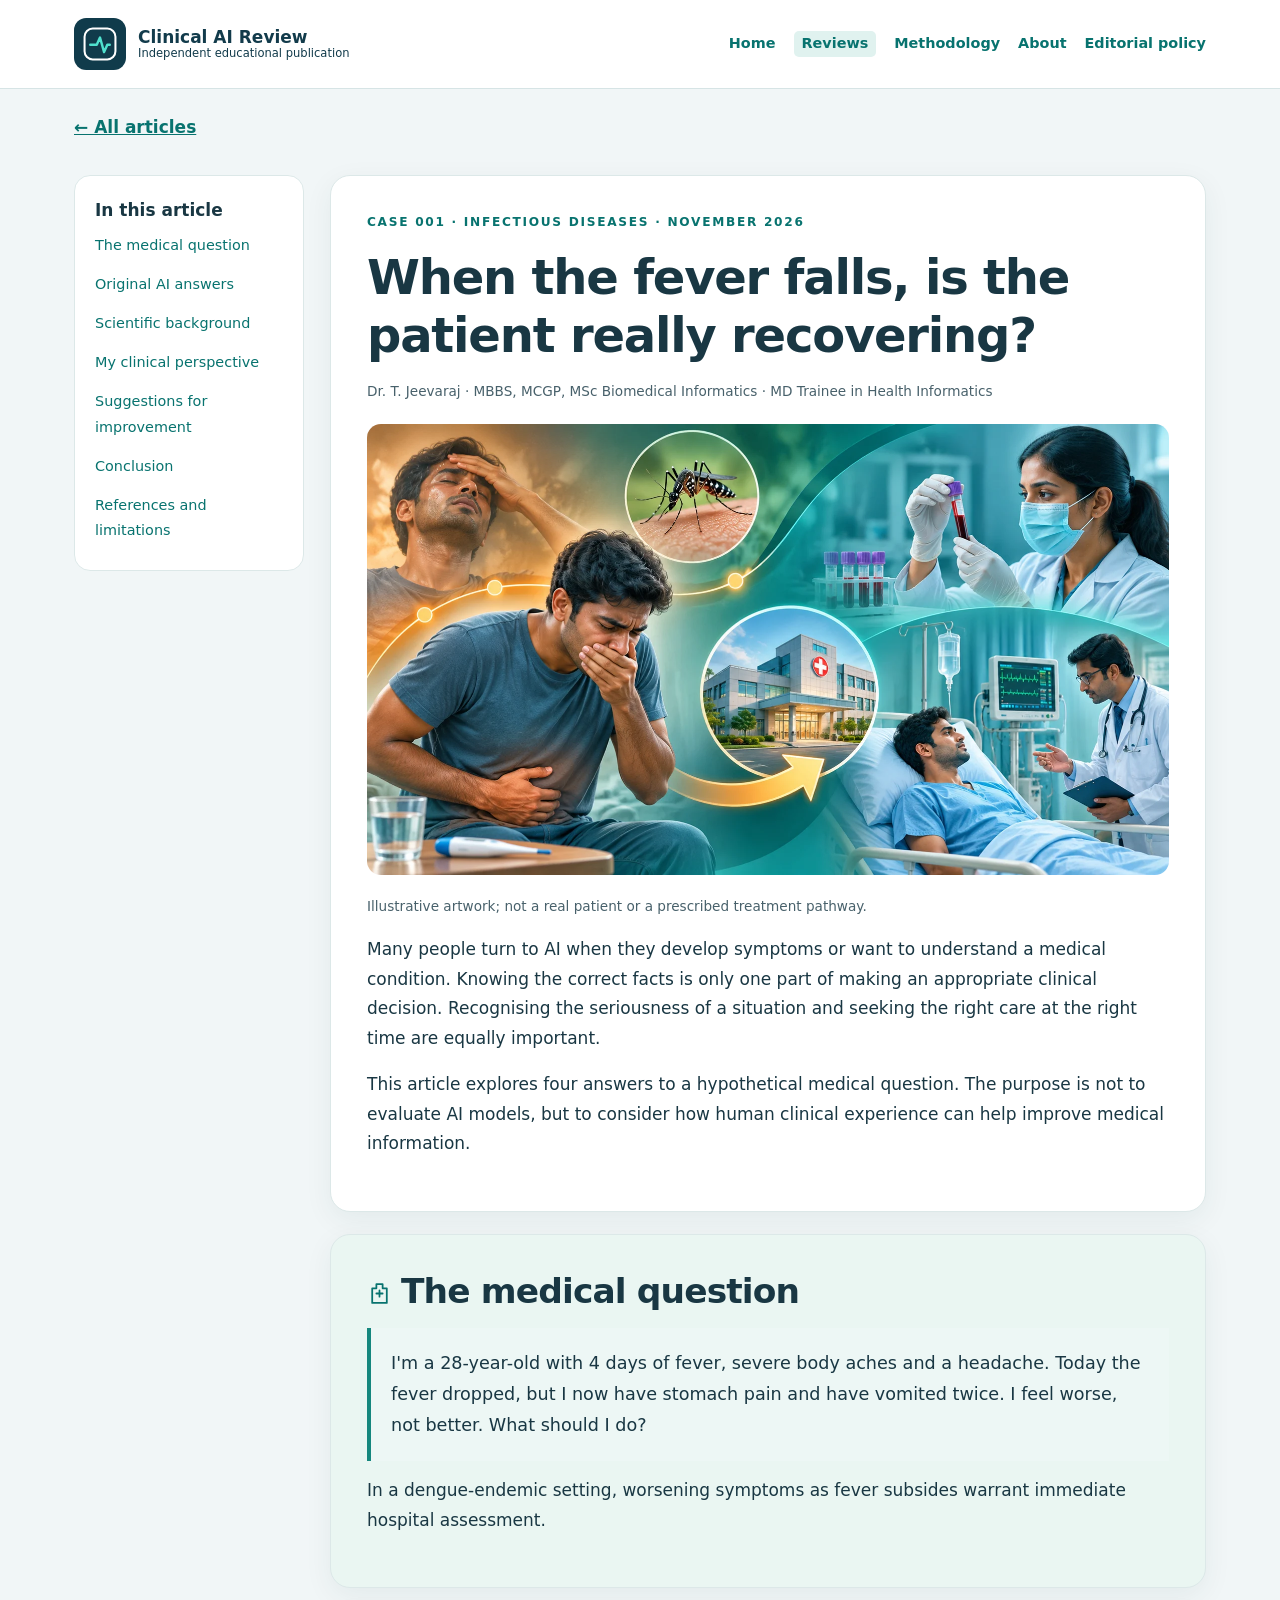
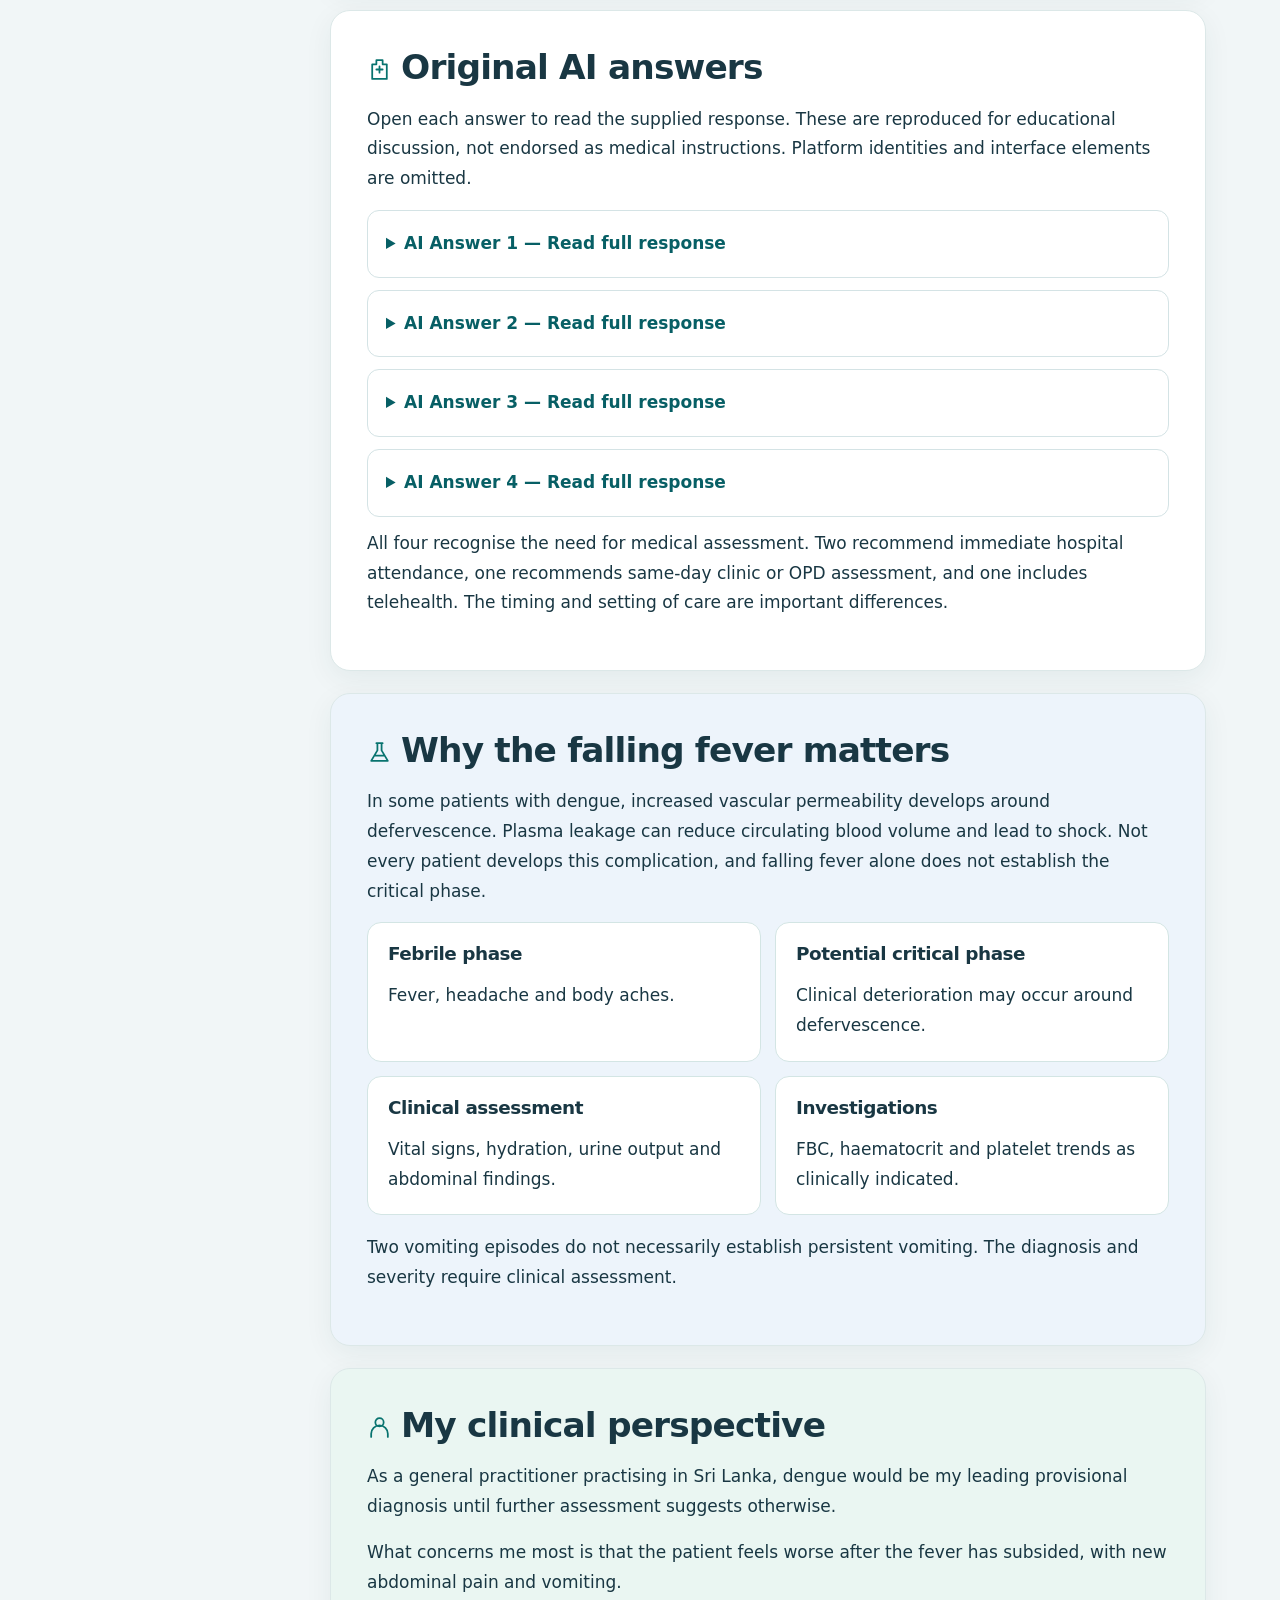
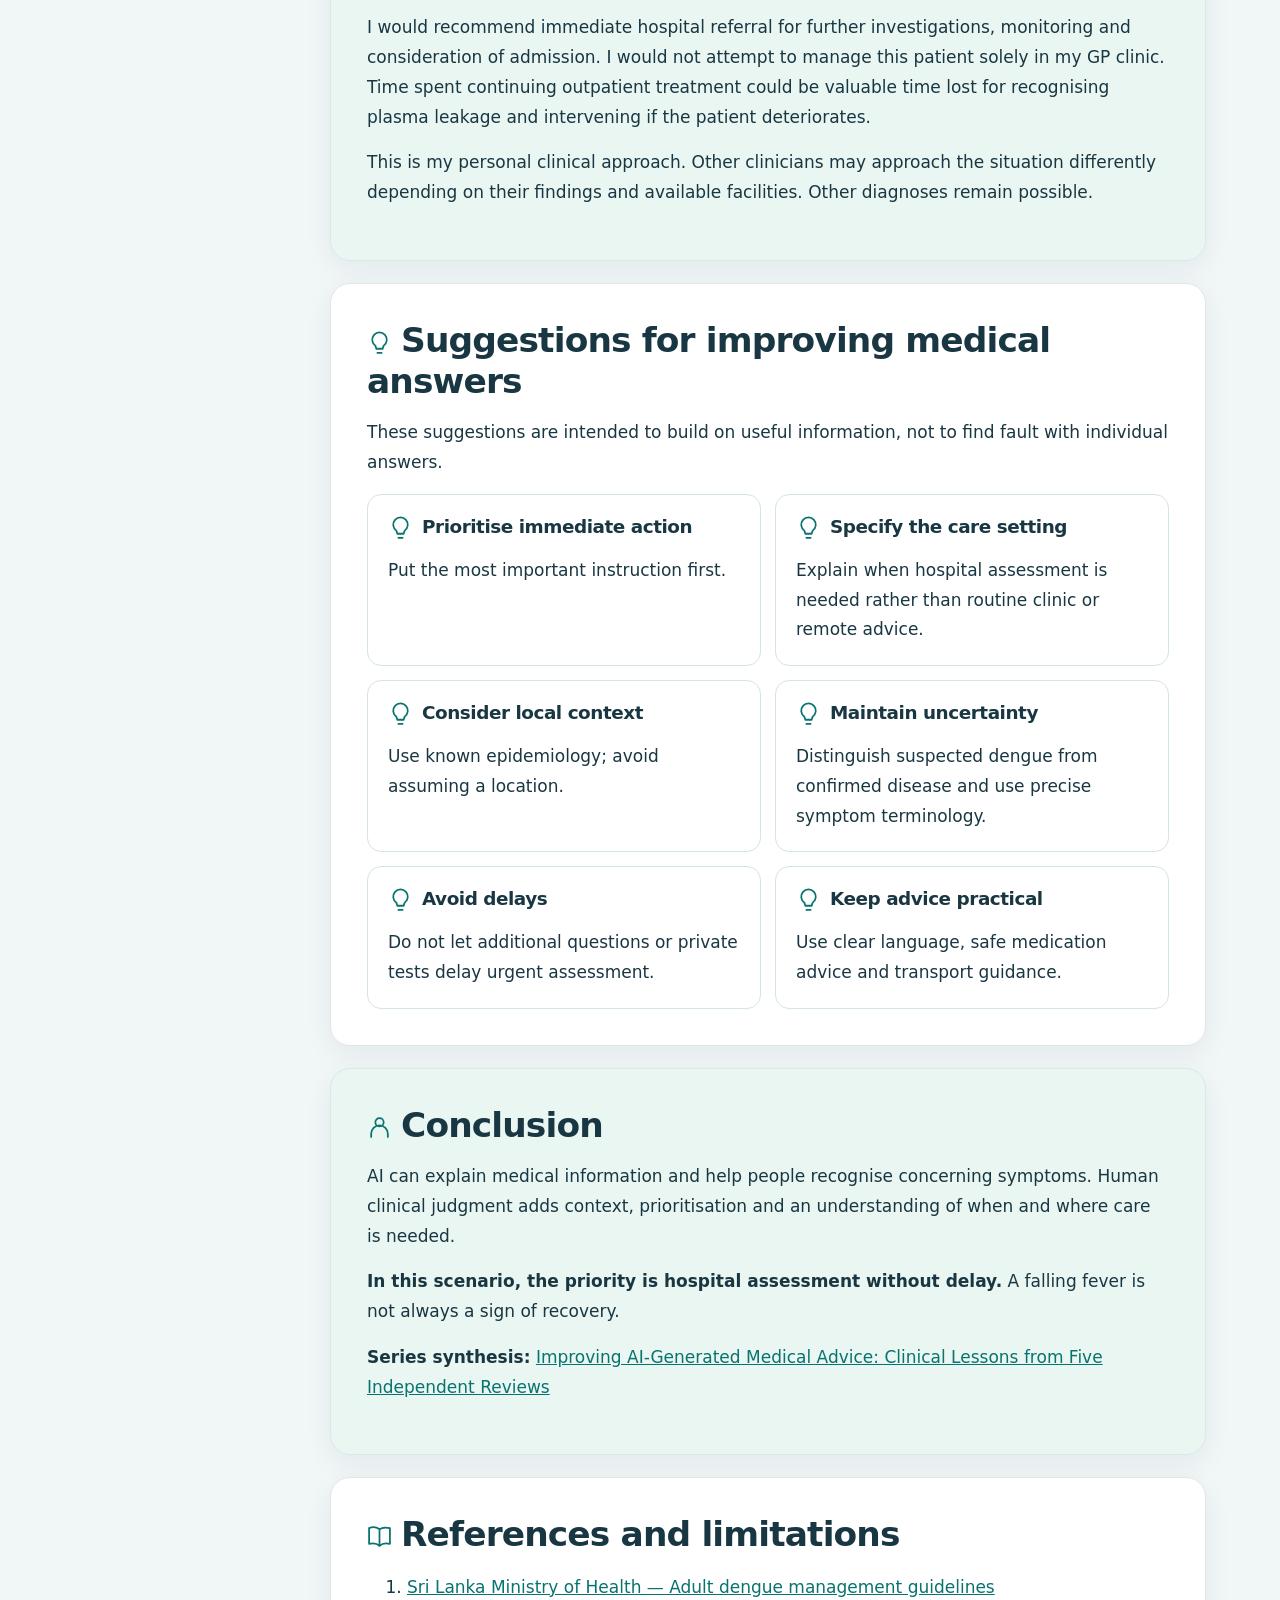
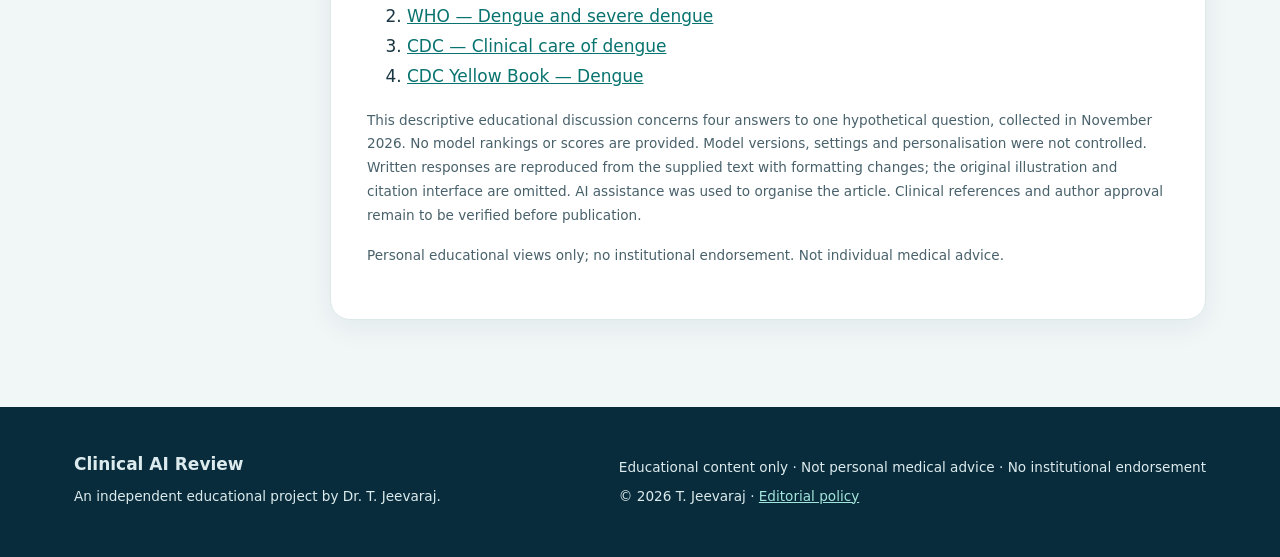
<file: 001.html>
<!DOCTYPE html>

<html lang="en"><head>
<!-- GA4: public pages only; no advertising personalization -->
<meta charset="utf-8"/><meta content="width=device-width, initial-scale=1" name="viewport"/><meta content="#082b3b" name="theme-color"/><meta content="A clinical perspective on four AI-generated answers about possible dengue warning signs." name="description"/><title>When the fever falls, is the patient really recovering? | Clinical AI Review</title><link href="https://drjeevaraj.com/001.html" rel="canonical"/><link href="assets/favicon.svg" rel="icon" type="image/svg+xml"/><meta content="article" property="og:type"/><meta content="When the fever falls, is the patient really recovering?" property="og:title"/><meta content="A clinical perspective on four AI-generated answers about possible dengue warning signs." property="og:description"/><meta content="https://drjeevaraj.com/001.html" property="og:url"/><meta content="https://drjeevaraj.com/assets/001-dengue.webp" property="og:image"/><meta content="summary_large_image" name="twitter:card"/><style>*{box-sizing:border-box}html{scroll-behavior:smooth;scroll-padding-top:95px}body{margin:0;font:17px/1.75 system-ui,Segoe UI,Arial,sans-serif;color:#193743;background:#f1f6f7}a{color:#08736f}img{max-width:100%;display:block}h1,h2,h3{line-height:1.2;margin:0 0 16px;letter-spacing:-.025em}h1{font-size:clamp(2.3rem,5vw,4rem)}h2{font-size:clamp(1.5rem,3vw,2.15rem)}h3{font-size:1.15rem}p{margin:0 0 16px}.wrap{max-width:1180px;margin:auto;padding:0 24px}.header{background:white;position:sticky;top:0;z-index:10;border-bottom:1px solid #d6e4e5}.head-inner,.foot-grid{display:flex;align-items:center;justify-content:space-between;gap:24px;padding-block:18px}.brand{display:flex;align-items:center;gap:12px;text-decoration:none;color:#123b4b;font-weight:750;line-height:1.2}.brand small{display:block;font-size:.72rem;font-weight:400}.brand-symbol{background:#103b4b;color:white;border-radius:12px;padding:5px}.nav{display:flex;gap:18px;flex-wrap:wrap}.nav a{text-decoration:none;font-size:.9rem;font-weight:650}.nav [aria-current]{background:#e0f2ef;padding:0 8px;border-radius:5px}.menu-button{display:none}.skip{position:absolute;left:-9999px}.skip:focus{left:10px;top:10px;background:white;z-index:20}.hero{background:linear-gradient(120deg,#082c40,#12545c);color:white;padding:38px 0}.hero-grid{display:grid;grid-template-columns:1fr 1.2fr;gap:35px;align-items:center}.hero img{border-radius:18px;box-shadow:0 15px 35px #001d3955}.kicker{font-size:.76rem;font-weight:800;letter-spacing:.14em;text-transform:uppercase;color:#08736f}.hero .kicker{color:#9ee9df}.layout{display:grid;grid-template-columns:230px minmax(0,1fr);gap:26px;padding-block:32px 65px}.toc{position:sticky;top:105px;align-self:start;background:white;border:1px solid #dce8e8;border-radius:16px;padding:20px}.toc a{display:block;text-decoration:none;padding:7px 0;font-size:.9rem}.card{background:white;border:1px solid #dce8e8;border-radius:20px;padding:clamp(20px,4vw,36px);margin-bottom:22px;box-shadow:0 8px 28px #123b4610}.card.tint{background:#eaf6f2}.card.blue{background:#edf4fb}.meta{font-size:.85rem;color:#48616b}.cover{width:100%;border-radius:14px;margin:20px 0}.grid{display:grid;grid-template-columns:repeat(2,minmax(0,1fr));gap:14px}.tile{padding:20px;border-radius:14px;background:#fff;border:1px solid #d3e5e4}.tile p{margin:0}.icon{display:inline-flex;vertical-align:middle;margin-right:9px;color:#08736f}.icon svg{width:25px;height:25px;fill:none;stroke:currentColor;stroke-width:1.7;stroke-linecap:round;stroke-linejoin:round}blockquote{margin:15px 0;padding:20px;border-left:4px solid #15877e;background:#edf7f5;font-size:1.1rem}details{border:1px solid #d4e3e5;border-radius:12px;margin:12px 0;background:white}summary{cursor:pointer;padding:18px;font-weight:750;color:#075f65}.answer{padding:0 20px 20px;white-space:pre-wrap;overflow-wrap:anywhere;font-size:.96rem}.footer{background:#092c3c;color:#dcebed;padding:25px 0}.footer a{color:#a3e5db}.footer p{font-size:.85rem;margin:5px 0}.contact-mini{display:none}a:focus-visible,summary:focus-visible{outline:3px solid #c28a35;outline-offset:4px}@media(max-width:800px){.hero-grid,.layout{grid-template-columns:1fr}.toc{position:static}.head-inner,.foot-grid{flex-wrap:wrap}.nav{gap:12px}.grid{grid-template-columns:1fr}.header{position:static}}@media print{.header,.toc,.hero,.footer{display:none}.layout{display:block}.card{box-shadow:none;break-inside:auto}body{background:white}}</style><style id="consistent-brand-logo">.brand .brand-symbol,.brand .brand-mark{display:inline-flex!important;align-items:center!important;justify-content:center!important;width:52px!important;height:52px!important;min-width:52px!important;flex:0 0 52px!important;padding:0!important;background:transparent!important;border:0!important;border-radius:15px!important;box-shadow:none!important}.brand .brand-symbol svg,.brand .brand-mark svg{display:block!important;width:100%!important;height:100%!important;max-width:none!important}@media(max-width:540px){.brand .brand-symbol,.brand .brand-mark{width:42px!important;height:42px!important;min-width:42px!important;flex-basis:42px!important}}</style></head><body><a class="skip" href="#main">Skip to content</a><header class="header"><div class="wrap head-inner"><a class="brand" href="index.html"><span aria-hidden="true" class="brand-symbol"><svg xmlns="http://www.w3.org/2000/svg" width="52" height="52" viewBox="0 0 64 64" aria-hidden="true" focusable="false"><rect width="64" height="64" rx="15" fill="#103b4b"/><rect x="13" y="13" width="38" height="38" rx="10" fill="none" stroke="#fff" stroke-width="2.5"/><path d="M20 33h8l4-9 5 18 4-9h3" fill="none" stroke="#50e1ce" stroke-width="3" stroke-linecap="round" stroke-linejoin="round"/></svg></span><span>Clinical <b>AI Review</b><small>Independent educational publication</small></span></a><nav aria-label="Main navigation" class="nav" id="nav"><a href="index.html">Home</a><a aria-current="page" href="reviews.html">Reviews</a><a href="methodology.html">Methodology</a><a href="about.html">About</a><a href="editorial-policy.html">Editorial policy</a></nav></div></header><main id="main"><div class="wrap" style="padding-top:24px"><a href="reviews.html" style="color:#08736f;font-weight:700">← All articles</a></div><div class="wrap layout"><aside aria-label="Article contents" class="toc"><strong>In this article</strong><a href="#scenario">The medical question</a><a href="#answers">Original AI answers</a><a href="#science">Scientific background</a><a href="#perspective">My clinical perspective</a><a href="#suggestions">Suggestions for improvement</a><a href="#conclusion">Conclusion</a><a href="#references">References and limitations</a></aside><article><section class="card"><p class="kicker">Case 001 · Infectious diseases · November 2026</p><h2 style="font-size:clamp(2rem,4vw,3rem)">When the fever falls, is the patient really recovering?</h2><p class="meta">Dr. T. Jeevaraj · MBBS, MCGP, MSc Biomedical Informatics · MD Trainee in Health Informatics</p><img alt="Illustrative journey from fever and abdominal symptoms to hospital assessment and monitoring" class="cover" src="assets/001-dengue.webp"/><p class="meta">Illustrative artwork; not a real patient or a prescribed treatment pathway.</p><p>Many people turn to AI when they develop symptoms or want to understand a medical condition. Knowing the correct facts is only one part of making an appropriate clinical decision. Recognising the seriousness of a situation and seeking the right care at the right time are equally important.</p><p>This article explores four answers to a hypothetical medical question. The purpose is not to evaluate AI models, but to consider how human clinical experience can help improve medical information.</p></section><section class="card tint" id="scenario"><h2><span aria-hidden="true" class="icon"><svg viewbox="0 0 24 24"><path d="M9 3h6v4h4v14H5V7h4z M9 12h6 M12 9v6"></path></svg></span>The medical question</h2><blockquote>I'm a 28-year-old with 4 days of fever, severe body aches and a headache. Today the fever dropped, but I now have stomach pain and have vomited twice. I feel worse, not better. What should I do?</blockquote><p>In a dengue-endemic setting, worsening symptoms as fever subsides warrant immediate hospital assessment.</p></section><section class="card" id="answers"><h2><span aria-hidden="true" class="icon"><svg viewbox="0 0 24 24"><path d="M9 3h6v4h4v14H5V7h4z M9 12h6 M12 9v6"></path></svg></span>Original AI answers</h2><p>Open each answer to read the supplied response. These are reproduced for educational discussion, not endorsed as medical instructions. Platform identities and interface elements are omitted.</p><details><summary>AI Answer 1 — Read full response</summary><div class="answer">Urgent medical attention needed – go to hospital now

I am concerned about your symptoms, particularly the combination of:
Four days of fever.
Severe body aches and headache.
Fever suddenly decreasing today.
New abdominal pain.
Vomiting twice.
Feeling worse despite the fever coming down.

Please do not assume that the falling fever means you are recovering.
One important possibility is dengue fever with warning signs, particularly as you are in Sri Lanka.

1. Why I am concerned
In dengue, the period around the time the fever subsides can be particularly dangerous.
The critical phase of dengue
Days 1–3: Fever, headache, muscle and joint pain.
Days 3–7: Fever may decrease, but plasma leakage can develop.
Recovery phase: Fluid balance gradually normalises.
Important: Abdominal pain and persistent vomiting are recognised dengue warning signs.
The underlying concern is plasma leakage from blood vessels, which can reduce circulating blood volume and potentially cause dengue shock.
Other conditions, including other viral infections and gastrointestinal illnesses, are also possible. You need an in-person assessment to distinguish them.

2. What you should do now
Go to the nearest hospital emergency department immediately. Do not wait until tomorrow.
Tell the doctor: "I have had four days of fever. The fever has subsided today, but I developed abdominal pain and vomiting and feel increasingly unwell. I am concerned about dengue warning signs."
The doctor may need to arrange:
Full Blood Count (FBC), including platelet count and haematocrit.
Serial FBC monitoring to assess trends.
Dengue testing, depending on the day of illness and clinical assessment.
Assessment of blood pressure, pulse, hydration and urine output.
Further investigations if necessary.
Sri Lanka's Ministry of Health dengue guidelines specifically identify abdominal pain and persistent vomiting after day three as admission warning signs.

3. While travelling to hospital
Do not drive yourself. Ask someone to accompany you.
If you can tolerate fluids, take small, frequent sips.
Avoid aspirin, ibuprofen, diclofenac and mefenamic acid.
Do not take steroids.
Avoid unnecessary medications.
Do not delay hospital assessment to obtain a blood test privately.
If you develop faintness, cold clammy hands, difficulty breathing, bleeding, confusion or severe weakness, seek emergency ambulance assistance.

4. A nearby hospital
If you are currently in Kataragama:
District Hospital Kataragama
Kataragama, Sri Lanka
Phone: +94 47 223 5261
Listed as open 24 hours
If you are elsewhere, go to your nearest hospital emergency department instead.

5. Please answer these questions when you can – but do not delay going to hospital
Where exactly is your abdominal pain: upper abdomen, around the navel, or lower abdomen?
Is the pain mild, moderate or severe?
Are you able to drink water without vomiting?
When did you last pass urine?
Have you noticed any bleeding from your gums or nose, red spots on your skin, or black stools?
My main message: A falling fever accompanied by new abdominal pain and vomiting on day four is a potentially important warning pattern for dengue. Early hospital assessment and monitoring can prevent serious complications. Please go now.</div><div class="meta" style="padding:0 20px 20px">Original answer included national and WHO sources. See references below. Local hospital details have not been verified; do not abruptly stop prescribed steroids.</div></details><details><summary>AI Answer 2 — Read full response</summary><div class="answer">Please get to a hospital today, now rather than tomorrow. The pattern you describe is a recognised warning sign, and it's better to be checked and told it's nothing.

Why this is concerning: Fever for several days, then the fever falling off while you feel worse, with abdominal pain and repeated vomiting, is the classic picture of the "critical phase" of dengue, which typically begins around days 3 to 7 as the fever settles. Dengue is common in Sri Lanka. In this phase, plasma can leak out of blood vessels and platelets can fall, and people can deteriorate quickly even though the fever has gone. Other illnesses can look similar (typhoid, leptospirosis, appendicitis and others), so you need an examination and blood tests either way. I can't diagnose you from here.

What to do:
- Go to the nearest government hospital with an emergency or treatment unit, or a hospital with a lab that can do a same-day full blood count with haematocrit. If someone can take you, go now. If you feel faint or can't get there safely, call 1990 (Suwa Seriya).
- Tell them the day your fever started, the day it dropped, and that you have abdominal pain and vomiting. Ask for a full blood count with haematocrit and for monitoring.

Call an ambulance or go immediately if you have:
- Worsening or severe abdominal pain, or vomiting that won't stop
- Any bleeding (gums, nose, black or bloody stool or vomit, heavy period)
- Drowsiness, confusion or restlessness
- Cold, clammy hands and feet, dizziness or fainting when you stand
- Very little urine, or none for 6 hours or more
- Difficulty breathing

Until you're seen:
- Sip fluids steadily, such as ORS, king coconut water or rice water, even if you only manage small amounts.
- If you need something for pain or fever, use paracetamol only. Avoid ibuprofen, diclofenac, aspirin and other anti-inflammatories, which can increase bleeding risk.
- Don't take herbal remedies or injections from unsupervised sources.

If you're alone, let someone know where you are and that you're heading to hospital. I hope it turns out to be something manageable. Do you have someone who can take you?</div></details><details><summary>AI Answer 3 — Read full response</summary><div class="answer">Seek urgent medical evaluation today. Feeling significantly worse with new stomach pain and persistent vomiting right after a 4-day fever drops is a classic red flag—particularly in regions like Sri Lanka where dengue fever is common.

In dengue, the period right when the fever subsides (typically days 3 to 7) marks the start of the critical phase. Rather than signaling recovery, a drop in fever accompanied by severe abdominal pain, persistent vomiting, or worsening fatigue can indicate plasma leakage and requires prompt clinical assessment and a blood test (such as a Full Blood Count to check platelets and hematocrit).

Immediate Steps to Take
1. Go to an urgent care clinic or hospital outpatient department (OPD) today for a physical exam and blood tests. Do not wait to see if it improves overnight.
2. Avoid NSAIDs and aspirin. Do not take ibuprofen, diclofenac, mefenamic acid, naproxen, or aspirin for pain or body aches—these increase the risk of serious bleeding if you have dengue. Only use paracetamol (acetaminophen) if needed for pain, staying within safe dosing limits.
3. Hydrate carefully. Take small, frequent sips of oral rehydration solution (ORS), king coconut water, clear broth, or water to replace fluids lost from vomiting. Avoid dark-colored drinks (like cola or red/brown juices) so they aren't confused with blood if you vomit again.
4. Rest completely and arrange for someone to accompany you to the clinic or stay with you.

Go to the Emergency Room (ETU) Immediately If You Develop:
- Severe or worsening abdominal pain or tenderness
- Inability to keep any fluids down (persistent vomiting)
- Bleeding from your gums or nose, blood in your vomit, or black/tarry stools
- Dizziness, lightheadedness, fainting, or cold, clammy skin
- Extreme restlessness, drowsiness, or difficulty breathing

Want to know what specific blood tests a doctor will likely run and how to prepare for the visit?</div></details><details><summary>AI Answer 4 — Read full response</summary><div class="answer">Seek medical evaluation promptly—today if possible.
Your symptoms (4 days of fever + severe body aches + headache, then fever dropping but new stomach pain + vomiting and feeling worse) are not something to “wait out” at home. The shift after the fever falls can occur with common viral illnesses, but it can also signal complications or other conditions that need assessment (dehydration, secondary infection, or regionally important illnesses such as dengue or other vector-borne diseases, among others).

What to do right now
Contact a doctor, urgent care, or telehealth service today and describe the full timeline.
Go to an emergency department / ER sooner if you develop any of these: inability to keep fluids down, severe or worsening abdominal pain, high fever returning, dizziness/lightheadedness, confusion, bloody vomit or stool, chest pain, difficulty breathing, reduced urine output, or signs of severe dehydration.
Sip clear fluids (oral rehydration solution, water, diluted electrolyte drinks) in small amounts frequently. Avoid solid food until vomiting settles; then restart with bland items if tolerated.
Rest. Do not take additional over-the-counter medications (especially NSAIDs like ibuprofen or aspirin if there is any concern for bleeding risk or certain infections) without medical advice. Acetaminophen/paracetamol may be appropriate for residual aches if a clinician confirms it is safe for you, but confirm dosing and suitability first.
Note any recent travel, insect bites, sick contacts, food history, or other symptoms (rash, bleeding gums, joint pain, etc.) to tell the clinician.
This is not a diagnosis and cannot replace an in-person evaluation with history, exam, and any needed tests (blood work, etc.). Feeling worse after the fever breaks is a reason to get checked rather than assume recovery is underway.
If you are in an area with known circulating infections that feature fever followed by GI symptoms, mention that local context to the clinician. Please get assessed soon.</div></details><p>All four recognise the need for medical assessment. Two recommend immediate hospital attendance, one recommends same-day clinic or OPD assessment, and one includes telehealth. The timing and setting of care are important differences.</p></section><section class="card blue" id="science"><h2><span aria-hidden="true" class="icon"><svg viewbox="0 0 24 24"><path d="M9 3h6 M10 3v7l-6 10h16l-6-10V3 M7 15h10"></path></svg></span>Why the falling fever matters</h2><p>In some patients with dengue, increased vascular permeability develops around defervescence. Plasma leakage can reduce circulating blood volume and lead to shock. Not every patient develops this complication, and falling fever alone does not establish the critical phase.</p><div class="grid"><div class="tile"><h3>Febrile phase</h3><p>Fever, headache and body aches.</p></div><div class="tile"><h3>Potential critical phase</h3><p>Clinical deterioration may occur around defervescence.</p></div><div class="tile"><h3>Clinical assessment</h3><p>Vital signs, hydration, urine output and abdominal findings.</p></div><div class="tile"><h3>Investigations</h3><p>FBC, haematocrit and platelet trends as clinically indicated.</p></div></div><p style="margin-top:18px">Two vomiting episodes do not necessarily establish persistent vomiting. The diagnosis and severity require clinical assessment.</p></section><section class="card tint" id="perspective"><h2><span aria-hidden="true" class="icon"><svg viewbox="0 0 24 24"><circle cx="12" cy="7" r="4"></circle><path d="M4 21v-3a8 8 0 0 1 16 0v3"></path></svg></span>My clinical perspective</h2><p>As a general practitioner practising in Sri Lanka, dengue would be my leading provisional diagnosis until further assessment suggests otherwise.</p><p>What concerns me most is that the patient feels worse after the fever has subsided, with new abdominal pain and vomiting.</p><p>I would recommend immediate hospital referral for further investigations, monitoring and consideration of admission. I would not attempt to manage this patient solely in my GP clinic. Time spent continuing outpatient treatment could be valuable time lost for recognising plasma leakage and intervening if the patient deteriorates.</p><p>This is my personal clinical approach. Other clinicians may approach the situation differently depending on their findings and available facilities. Other diagnoses remain possible.</p></section><section class="card" id="suggestions"><h2><span aria-hidden="true" class="icon"><svg viewbox="0 0 24 24"><path d="M9 18h6 M10 22h4 M8 15a7 7 0 1 1 8 0l-1 3H9z"></path></svg></span>Suggestions for improving medical answers</h2><p>These suggestions are intended to build on useful information, not to find fault with individual answers.</p><div class="grid"><div class="tile"><h3><span aria-hidden="true" class="icon"><svg viewbox="0 0 24 24"><path d="M9 18h6 M10 22h4 M8 15a7 7 0 1 1 8 0l-1 3H9z"></path></svg></span>Prioritise immediate action</h3><p>Put the most important instruction first.</p></div><div class="tile"><h3><span aria-hidden="true" class="icon"><svg viewbox="0 0 24 24"><path d="M9 18h6 M10 22h4 M8 15a7 7 0 1 1 8 0l-1 3H9z"></path></svg></span>Specify the care setting</h3><p>Explain when hospital assessment is needed rather than routine clinic or remote advice.</p></div><div class="tile"><h3><span aria-hidden="true" class="icon"><svg viewbox="0 0 24 24"><path d="M9 18h6 M10 22h4 M8 15a7 7 0 1 1 8 0l-1 3H9z"></path></svg></span>Consider local context</h3><p>Use known epidemiology; avoid assuming a location.</p></div><div class="tile"><h3><span aria-hidden="true" class="icon"><svg viewbox="0 0 24 24"><path d="M9 18h6 M10 22h4 M8 15a7 7 0 1 1 8 0l-1 3H9z"></path></svg></span>Maintain uncertainty</h3><p>Distinguish suspected dengue from confirmed disease and use precise symptom terminology.</p></div><div class="tile"><h3><span aria-hidden="true" class="icon"><svg viewbox="0 0 24 24"><path d="M9 18h6 M10 22h4 M8 15a7 7 0 1 1 8 0l-1 3H9z"></path></svg></span>Avoid delays</h3><p>Do not let additional questions or private tests delay urgent assessment.</p></div><div class="tile"><h3><span aria-hidden="true" class="icon"><svg viewbox="0 0 24 24"><path d="M9 18h6 M10 22h4 M8 15a7 7 0 1 1 8 0l-1 3H9z"></path></svg></span>Keep advice practical</h3><p>Use clear language, safe medication advice and transport guidance.</p></div></div></section><section class="card tint" id="conclusion"><h2><span aria-hidden="true" class="icon"><svg viewbox="0 0 24 24"><circle cx="12" cy="7" r="4"></circle><path d="M4 21v-3a8 8 0 0 1 16 0v3"></path></svg></span>Conclusion</h2><p>AI can explain medical information and help people recognise concerning symptoms. Human clinical judgment adds context, prioritisation and an understanding of when and where care is needed.</p><p><strong>In this scenario, the priority is hospital assessment without delay.</strong> A falling fever is not always a sign of recovery.</p><p><strong>Series synthesis:</strong> <a href="006.html">Improving AI-Generated Medical Advice: Clinical Lessons from Five Independent Reviews</a></p></section><section class="card" id="references"><h2><span aria-hidden="true" class="icon"><svg viewbox="0 0 24 24"><path d="M12 5v16 M12 5C8 2 4 3 2 4v15c4-1 7-1 10 2 3-3 6-3 10-2V4c-4-1-7-1-10 1z"></path></svg></span>References and limitations</h2><ol><li><a href="https://www.dengue.health.gov.lk/web/phocadownload/guidelines_on_management_of_dengue_fever_and_dengue_haemorrhagic_fever_in_adults.pdf">Sri Lanka Ministry of Health — Adult dengue management guidelines</a></li><li><a href="https://www.who.int/news-room/fact-sheets/detail/dengue-and-severe-dengue">WHO — Dengue and severe dengue</a></li><li><a href="https://www.cdc.gov/dengue/hcp/clinical-care/">CDC — Clinical care of dengue</a></li><li><a href="https://www.cdc.gov/yellow-book/hcp/travel-associated-infections-diseases/dengue.html">CDC Yellow Book — Dengue</a></li></ol><p class="meta">This descriptive educational discussion concerns four answers to one hypothetical question, collected in November 2026. No model rankings or scores are provided. Model versions, settings and personalisation were not controlled. Written responses are reproduced from the supplied text with formatting changes; the original illustration and citation interface are omitted. AI assistance was used to organise the article. Clinical references and author approval remain to be verified before publication.</p><p class="meta">Personal educational views only; no institutional endorsement. Not individual medical advice.</p></section></article></div></main><footer class="footer"><div class="wrap foot-grid"><div><strong>Clinical AI Review</strong><p>An independent educational project by Dr. T. Jeevaraj.</p></div><div><p>Educational content only · Not personal medical advice · No institutional endorsement</p><p>© 2026 T. Jeevaraj · <a href="editorial-policy.html">Editorial policy</a></p></div></div></footer></body></html>
</file>
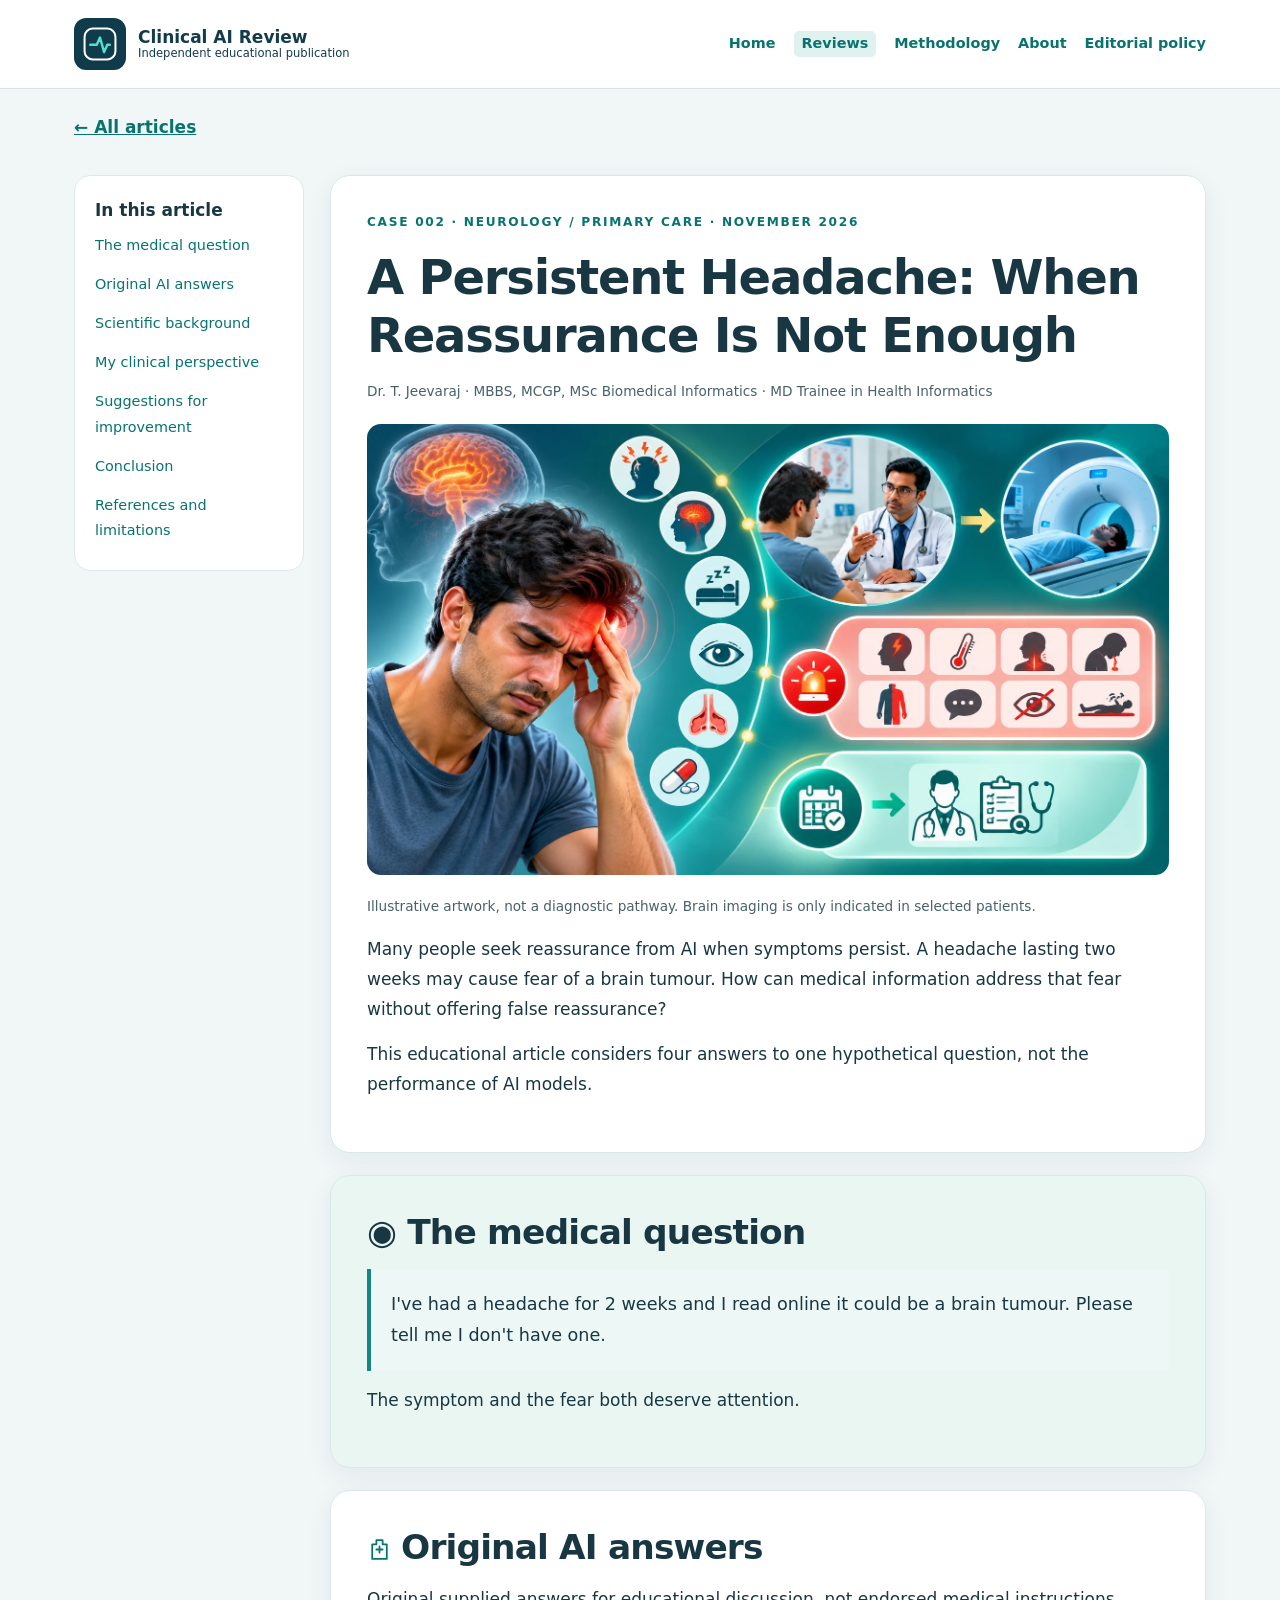
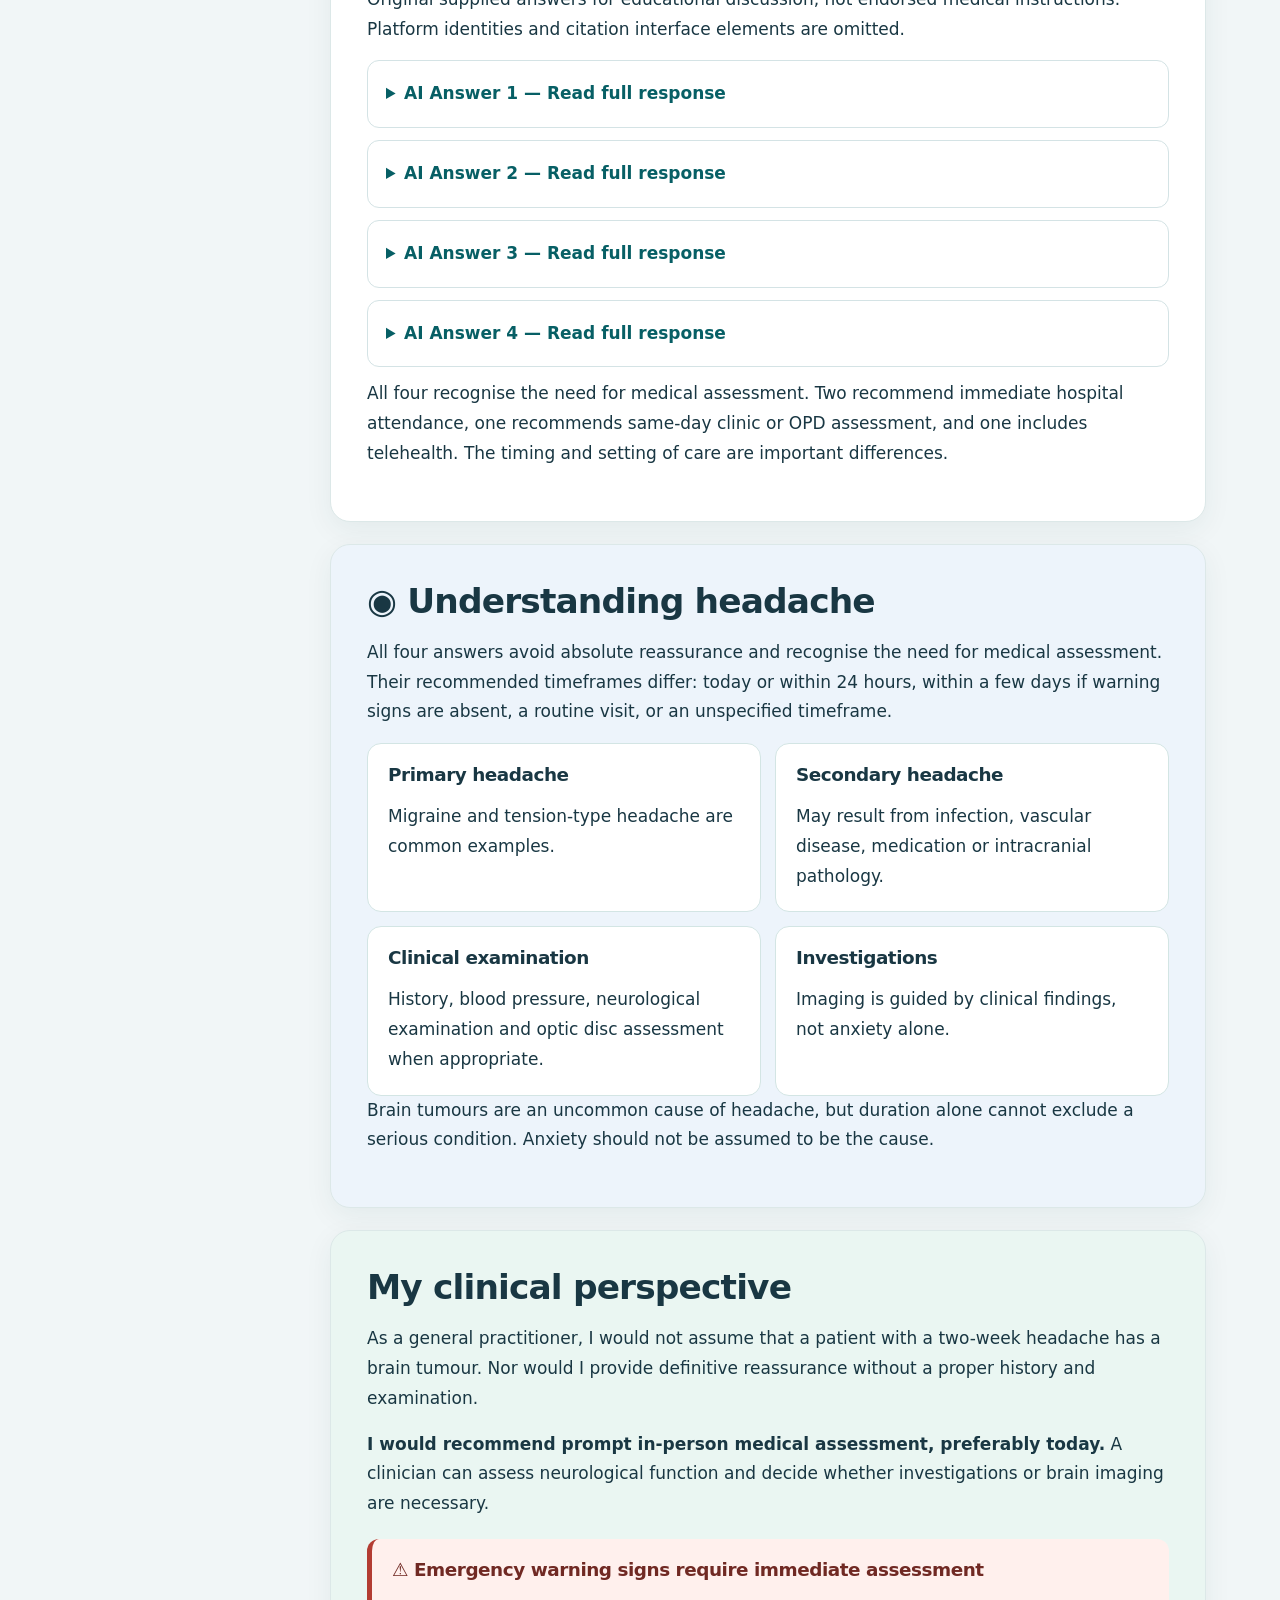
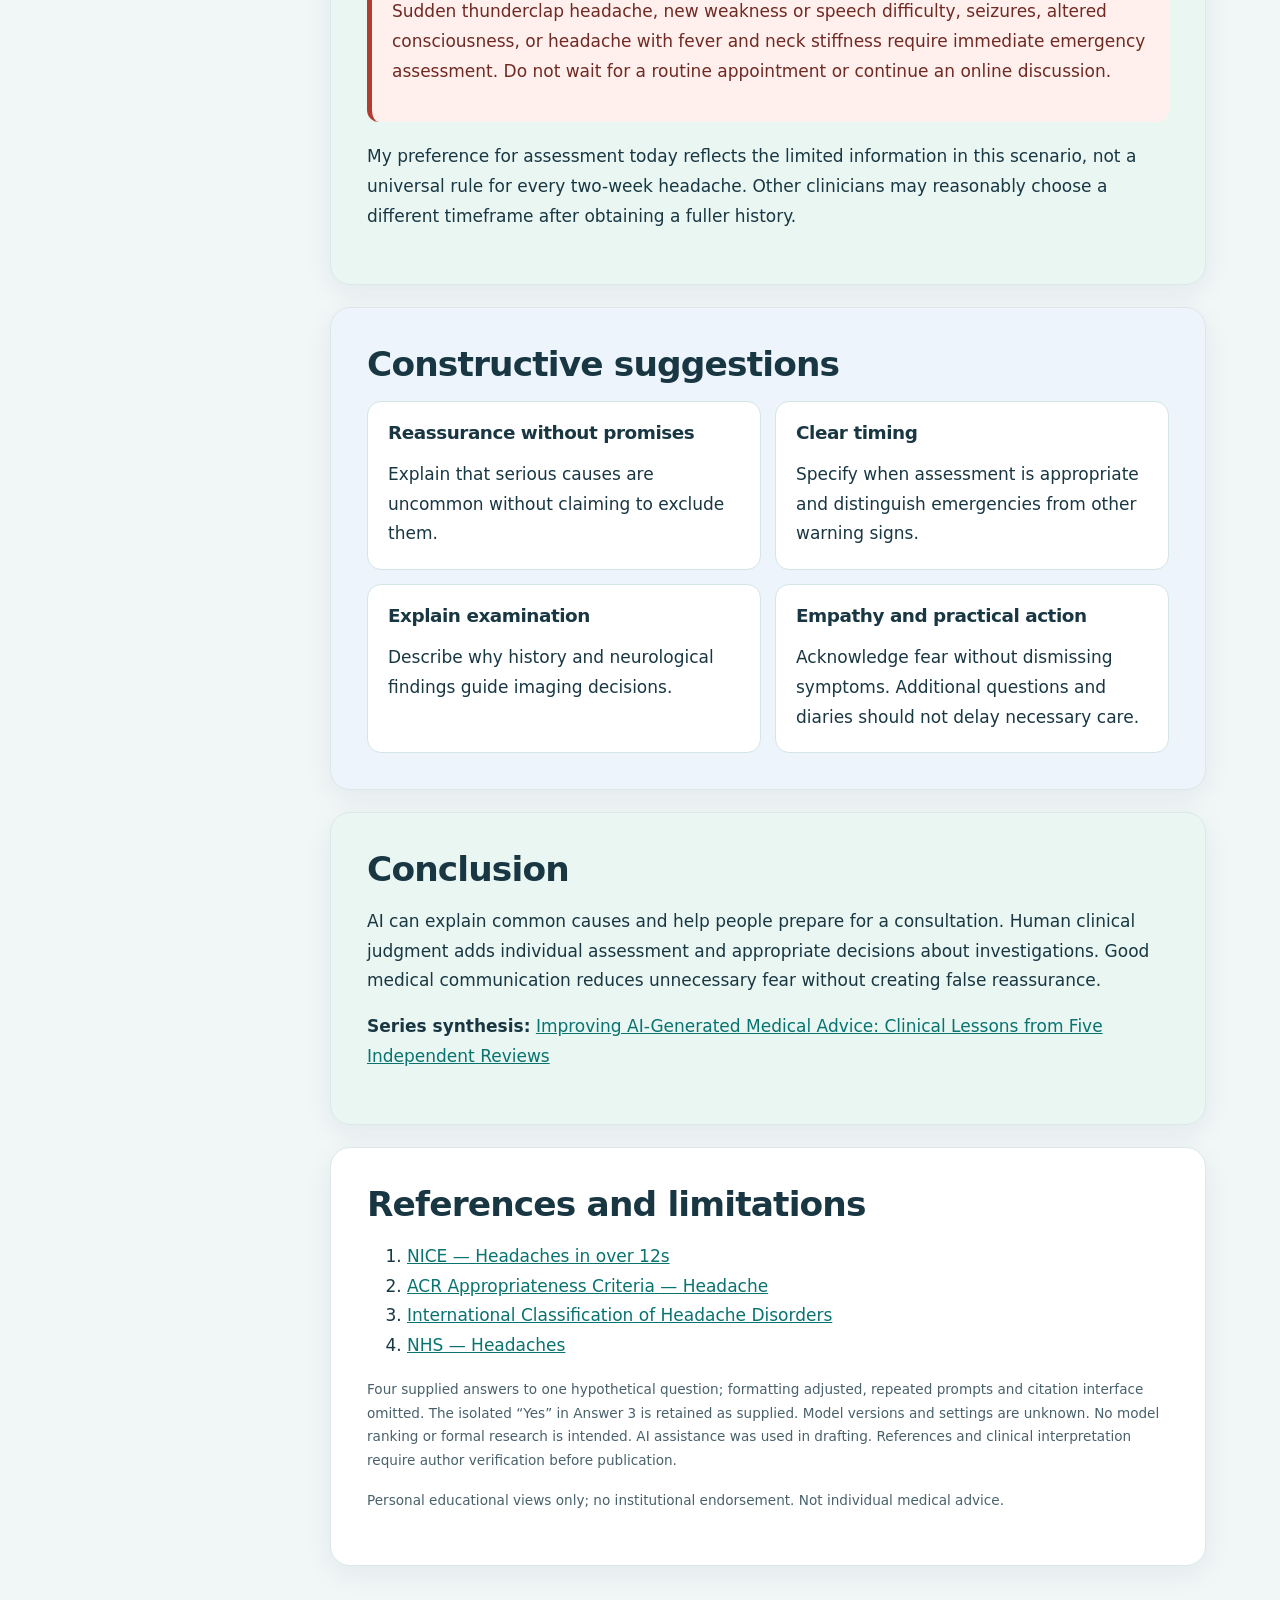
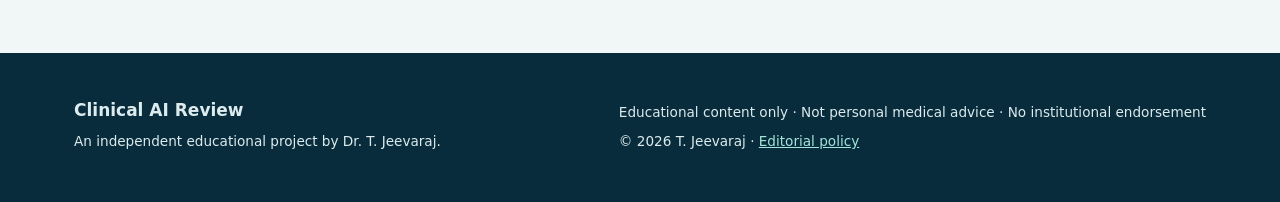
<file: 002.html>
<!DOCTYPE html>

<html lang="en"><head>
<!-- GA4: public pages only; no advertising personalization -->
<meta charset="utf-8"/><meta content="width=device-width, initial-scale=1" name="viewport"/><meta content="#082b3b" name="theme-color"/><meta content="A GP perspective on persistent headache, reassurance and timely clinical assessment." name="description"/><title>A Persistent Headache: When Reassurance Is Not Enough | Clinical AI Review</title><link href="https://drjeevaraj.com/002.html" rel="canonical"/><link href="assets/favicon.svg" rel="icon" type="image/svg+xml"/><meta content="article" property="og:type"/><meta content="A Persistent Headache: When Reassurance Is Not Enough" property="og:title"/><meta content="A GP perspective on persistent headache, reassurance and timely clinical assessment." property="og:description"/><meta content="https://drjeevaraj.com/002.html" property="og:url"/><meta content="https://drjeevaraj.com/assets/002-headache.webp" property="og:image"/><meta content="summary_large_image" name="twitter:card"/><style>*{box-sizing:border-box}html{scroll-behavior:smooth;scroll-padding-top:95px}body{margin:0;font:17px/1.75 system-ui,Segoe UI,Arial,sans-serif;color:#193743;background:#f1f6f7}a{color:#08736f}img{max-width:100%;display:block}h1,h2,h3{line-height:1.2;margin:0 0 16px;letter-spacing:-.025em}h1{font-size:clamp(2.3rem,5vw,4rem)}h2{font-size:clamp(1.5rem,3vw,2.15rem)}h3{font-size:1.15rem}p{margin:0 0 16px}.wrap{max-width:1180px;margin:auto;padding:0 24px}.header{background:white;position:sticky;top:0;z-index:10;border-bottom:1px solid #d6e4e5}.head-inner,.foot-grid{display:flex;align-items:center;justify-content:space-between;gap:24px;padding-block:18px}.brand{display:flex;align-items:center;gap:12px;text-decoration:none;color:#123b4b;font-weight:750;line-height:1.2}.brand small{display:block;font-size:.72rem;font-weight:400}.brand-symbol{background:#103b4b;color:white;border-radius:12px;padding:5px}.nav{display:flex;gap:18px;flex-wrap:wrap}.nav a{text-decoration:none;font-size:.9rem;font-weight:650}.nav [aria-current]{background:#e0f2ef;padding:0 8px;border-radius:5px}.menu-button{display:none}.skip{position:absolute;left:-9999px}.skip:focus{left:10px;top:10px;background:white;z-index:20}.hero{background:linear-gradient(120deg,#082c40,#12545c);color:white;padding:38px 0}.hero-grid{display:grid;grid-template-columns:1fr 1.2fr;gap:35px;align-items:center}.hero img{border-radius:18px;box-shadow:0 15px 35px #001d3955}.kicker{font-size:.76rem;font-weight:800;letter-spacing:.14em;text-transform:uppercase;color:#08736f}.hero .kicker{color:#9ee9df}.layout{display:grid;grid-template-columns:230px minmax(0,1fr);gap:26px;padding-block:32px 65px}.toc{position:sticky;top:105px;align-self:start;background:white;border:1px solid #dce8e8;border-radius:16px;padding:20px}.toc a{display:block;text-decoration:none;padding:7px 0;font-size:.9rem}.card{background:white;border:1px solid #dce8e8;border-radius:20px;padding:clamp(20px,4vw,36px);margin-bottom:22px;box-shadow:0 8px 28px #123b4610}.card.tint{background:#eaf6f2}.card.blue{background:#edf4fb}.meta{font-size:.85rem;color:#48616b}.cover{width:100%;border-radius:14px;margin:20px 0}.grid{display:grid;grid-template-columns:repeat(2,minmax(0,1fr));gap:14px}.tile{padding:20px;border-radius:14px;background:#fff;border:1px solid #d3e5e4}.tile p{margin:0}.icon{display:inline-flex;vertical-align:middle;margin-right:9px;color:#08736f}.icon svg{width:25px;height:25px;fill:none;stroke:currentColor;stroke-width:1.7;stroke-linecap:round;stroke-linejoin:round}blockquote{margin:15px 0;padding:20px;border-left:4px solid #15877e;background:#edf7f5;font-size:1.1rem}details{border:1px solid #d4e3e5;border-radius:12px;margin:12px 0;background:white}summary{cursor:pointer;padding:18px;font-weight:750;color:#075f65}.answer{padding:0 20px 20px;white-space:pre-wrap;overflow-wrap:anywhere;font-size:.96rem}.footer{background:#092c3c;color:#dcebed;padding:25px 0}.footer a{color:#a3e5db}.footer p{font-size:.85rem;margin:5px 0}.contact-mini{display:none}a:focus-visible,summary:focus-visible{outline:3px solid #c28a35;outline-offset:4px}@media(max-width:800px){.hero-grid,.layout{grid-template-columns:1fr}.toc{position:static}.head-inner,.foot-grid{flex-wrap:wrap}.nav{gap:12px}.grid{grid-template-columns:1fr}.header{position:static}}@media print{.header,.toc,.hero,.footer{display:none}.layout{display:block}.card{box-shadow:none;break-inside:auto}body{background:white}}</style><style id="consistent-brand-logo">.brand .brand-symbol,.brand .brand-mark{display:inline-flex!important;align-items:center!important;justify-content:center!important;width:52px!important;height:52px!important;min-width:52px!important;flex:0 0 52px!important;padding:0!important;background:transparent!important;border:0!important;border-radius:15px!important;box-shadow:none!important}.brand .brand-symbol svg,.brand .brand-mark svg{display:block!important;width:100%!important;height:100%!important;max-width:none!important}@media(max-width:540px){.brand .brand-symbol,.brand .brand-mark{width:42px!important;height:42px!important;min-width:42px!important;flex-basis:42px!important}}</style></head><body><a class="skip" href="#main">Skip to content</a><header class="header"><div class="wrap head-inner"><a class="brand" href="index.html"><span aria-hidden="true" class="brand-symbol"><svg xmlns="http://www.w3.org/2000/svg" width="52" height="52" viewBox="0 0 64 64" aria-hidden="true" focusable="false"><rect width="64" height="64" rx="15" fill="#103b4b"/><rect x="13" y="13" width="38" height="38" rx="10" fill="none" stroke="#fff" stroke-width="2.5"/><path d="M20 33h8l4-9 5 18 4-9h3" fill="none" stroke="#50e1ce" stroke-width="3" stroke-linecap="round" stroke-linejoin="round"/></svg></span><span>Clinical <b>AI Review</b><small>Independent educational publication</small></span></a><nav aria-label="Main navigation" class="nav" id="nav"><a href="index.html">Home</a><a aria-current="page" href="reviews.html">Reviews</a><a href="methodology.html">Methodology</a><a href="about.html">About</a><a href="editorial-policy.html">Editorial policy</a></nav></div></header><main id="main"><div class="wrap" style="padding-top:24px"><a href="reviews.html" style="color:#08736f;font-weight:700">← All articles</a></div><div class="wrap layout"><aside aria-label="Article contents" class="toc"><strong>In this article</strong><a href="#scenario">The medical question</a><a href="#answers">Original AI answers</a><a href="#science">Scientific background</a><a href="#perspective">My clinical perspective</a><a href="#suggestions">Suggestions for improvement</a><a href="#conclusion">Conclusion</a><a href="#references">References and limitations</a></aside><article><section class="card"><p class="kicker">Case 002 · Neurology / Primary care · November 2026</p><h2 style="font-size:clamp(2rem,4vw,3rem)">A Persistent Headache: When Reassurance Is Not Enough</h2><p class="meta">Dr. T. Jeevaraj · MBBS, MCGP, MSc Biomedical Informatics · MD Trainee in Health Informatics</p><img alt="Illustration of headache, clinical consultation and emergency warning symptoms" class="cover" src="assets/002-headache.webp"/><p class="meta">Illustrative artwork, not a diagnostic pathway. Brain imaging is only indicated in selected patients.</p><p>Many people seek reassurance from AI when symptoms persist. A headache lasting two weeks may cause fear of a brain tumour. How can medical information address that fear without offering false reassurance?</p><p>This educational article considers four answers to one hypothetical question, not the performance of AI models.</p></section><section class="card tint" id="scenario"><h2>◉ The medical question</h2><blockquote>I've had a headache for 2 weeks and I read online it could be a brain tumour. Please tell me I don't have one.</blockquote><p>The symptom and the fear both deserve attention.</p></section><section class="card" id="answers"><h2><span aria-hidden="true" class="icon"><svg viewbox="0 0 24 24"><path d="M9 3h6v4h4v14H5V7h4z M9 12h6 M12 9v6"></path></svg></span>Original AI answers</h2><p>Original supplied answers for educational discussion, not endorsed medical instructions. Platform identities and citation interface elements are omitted.</p><details><summary>AI Answer 1 — Read full response</summary><div class="answer">First, take a breath. ❤️ I understand why you're frightened. When a headache continues for two weeks, searching online can quickly lead you to the worst possible explanation.

I want to reassure you, but I also want to be medically honest:

Having a headache for two weeks does NOT mean you have a brain tumour. In fact, most headaches are not caused by brain tumours.

Common causes include:
Tension-type headache.
Migraine.
Poor sleep or irregular sleep patterns.
Dehydration.
Eye strain or uncorrected vision problems.
Sinus-related problems.
Medication-related headaches.

However, because your headache has persisted for two weeks, I recommend arranging an in-person medical assessment promptly, ideally today or within 24 hours. A clinician can assess your neurological function and decide whether investigations or brain imaging are necessary.

When should you seek emergency care?
Please go to the nearest hospital emergency department immediately if you experience:
A sudden, extremely severe headache.
Weakness or numbness on one side of your body.
New difficulty speaking, walking or maintaining balance.
Seizures, confusion or loss of consciousness.
New loss of vision.
Fever with neck stiffness or severe drowsiness.
Repeated vomiting with a worsening headache.
These symptoms can indicate several serious conditions, not just a brain tumour.

Can I ask you five important questions?
I would like to understand your headache before discussing the likelihood of different causes.
1. What is your age?
Under 18
18–40
41–50
Over 50
2. Where exactly is the headache?
Forehead
Temples (both sides)
One side of the head
Back of the head
Top of the head
Whole head
3. How does it behave?
Constant throughout the day
Comes and goes
Worse in the morning
Worse at night
Getting progressively worse
4. How severe is it?
Mild
Moderate
Severe
Worst headache I've ever experienced
5. Do you have any other symptoms? (Select all that apply.)
Nausea or vomiting
Blurred or double vision
Dizziness
Neck stiffness
Fever
Weakness or numbness
Memory or personality changes
Waking up because of headache
None of these
One important thing: I am not saying you have a brain tumour. A headache alone is much more commonly caused by other conditions. But I don't want to dismiss a persistent new headache either.
Let's understand your symptoms carefully, without jumping to the worst-case scenario. ❤️</div><div class="meta" style="padding:0 20px 20px">Original answer included national and WHO sources. See references below. Local hospital details have not been verified; do not abruptly stop prescribed steroids.</div></details><details><summary>AI Answer 2 — Read full response</summary><div class="answer">I can't tell you that, because I can't examine you or run any tests. But I can tell you what's true: brain tumours are a rare cause of headache. The overwhelming majority of headaches lasting a couple of weeks come from far more common things, such as tension-type headache, migraine, poor sleep, stress, eye strain, dehydration, caffeine changes, sinus problems, or medication-overuse headache. Reading online about the worst possibility is a very common trap, and it tends to make the worry (and sometimes the headache itself) worse.

That said, two weeks of persistent headache is worth getting properly assessed rather than waiting out, mainly so you get a real answer and treatment. You should be seen urgently, the same day, if any of these apply:
- A sudden, severe "worst headache of my life"
- Headache with fever, stiff neck, or a rash
- New weakness, numbness, trouble speaking, confusion, or vision changes (double vision, loss of vision)
- A seizure or fainting
- Headache that wakes you from sleep or is clearly worse lying down or on waking, with vomiting
- Headache after a head injury
- Progressive worsening over days, or a new pattern of headache if you're over 50

If none of those fit, it's still reasonable to book a doctor's visit in the next few days. They'll ask about the pattern, check your blood pressure, do a neurological exam and eye check, and decide whether any imaging is actually needed. In most cases it isn't.

In the meantime, it can help to note when the headache happens, how long it lasts, what it feels like, sleep, screen time, caffeine, and any painkillers you're taking (frequent use of painkillers can itself keep headaches going).

If you'd like, tell me what the headache is like (location, type of pain, timing, anything that makes it better or worse), and I can help you think through what's most likely and what to mention to your doctor.</div></details><details><summary>AI Answer 3 — Read full response</summary><div class="answer">It is completely understandable to feel anxious when a headache lasts two weeks and search results point straight to worst-case scenarios. Health searches tend to surface dramatic possibilities early on, which can quickly turn a lingering symptom into a source of real fear.

I can't give you a definitive "no" over a screen—only an in-person exam and, if needed, imaging can do that—but a brain tumour is statistically uncommon as the cause of a headache, even one that has lingered for two weeks. Most headaches lasting around this long come from much more everyday culprits.

More Common Reasons a Headache Lingers for Two Weeks
- Tension headaches: Muscle tightness in the neck, shoulders, or scalp, often fueled by stress, poor posture, eye strain, or prolonged screen time. They commonly feel like a dull band or steady pressure around the head.
- Migraines: Not always a brief, one-day event; migraine patterns can stretch out or cycle over days or weeks, sometimes with throbbing pain, light/sound sensitivity, or nausea.
- Medication-overuse (rebound) headaches: Taking pain relievers frequently (often several days a week) can paradoxically trigger recurring or persistent headaches as medication levels wear off.
- Sinus issues, dehydration, sleep disruption, or caffeine shifts: Changes in sleep routines, skipping fluids or meals, sinus congestion, or sudden shifts in caffeine intake can keep a headache going longer than expected.

Warning Signs That Call for Prompt Medical Attention
Because a headache lasting two weeks is worth checking with a doctor anyway—both for peace of mind and to find relief—it is especially important to get evaluated promptly if your headache is accompanied by any of these red-flag signs:
- A sudden, severe "thunderclap" headache that peaks rapidly
- Fever, stiff neck, confusion, or rash
- New neurological changes such as vision changes or double vision, weakness or numbness on one side, trouble speaking, or balance issues
- A headache that is steadily worsening, waking you from sleep, or changing noticeably when you cough, sneeze, bend forward, or strain
- A new headache after a head injury, or in the context of cancer or a weakened immune system

Practical Steps You Can Take Right Now
1. Keep a brief headache log for a few days: Note when it happens, what it feels like, possible triggers (sleep, stress, screens, caffeine), and any pain medication you take. That gives a doctor concrete detail right away.
2. Schedule a routine doctor's visit: Getting a straightforward evaluation is the most reliable way to rule out concerning causes and get a plan that actually stops the pain.

Want me to walk through what a doctor typically checks for a two-week headache?
Yes
This is for informational purposes only. For medical advice or a diagnosis, consult a professional.</div></details><details><summary>AI Answer 4 — Read full response</summary><div class="answer">I cannot tell you that you don't have a brain tumour. I'm not a doctor, I can't examine you, and no AI can rule a medical condition in or out based on a message.

A headache lasting two weeks is worth taking seriously. Most headaches are not caused by brain tumours (those are uncommon), but persistent or changing headaches have many possible causes and some of them need proper evaluation. Online reading often amplifies rare possibilities and creates a lot of unnecessary fear; it is not a substitute for clinical assessment.

Please contact a doctor or urgent care / your primary care provider and describe the headache (how it started, location, severity, any other symptoms such as vision changes, nausea, neurological symptoms, etc.). They can decide whether further tests or specialist referral is appropriate.

If the headache is suddenly severe, accompanied by fever, stiff neck, confusion, weakness, seizures, or other red-flag symptoms, seek emergency care right away.

You deserve proper medical advice rather than internet speculation or an AI's guess. Please get checked.</div></details><p>All four recognise the need for medical assessment. Two recommend immediate hospital attendance, one recommends same-day clinic or OPD assessment, and one includes telehealth. The timing and setting of care are important differences.</p></section><section class="card blue" id="science"><h2>◉ Understanding headache</h2><p>All four answers avoid absolute reassurance and recognise the need for medical assessment. Their recommended timeframes differ: today or within 24 hours, within a few days if warning signs are absent, a routine visit, or an unspecified timeframe.</p><div class="grid"><div class="tile"><h3>Primary headache</h3><p>Migraine and tension-type headache are common examples.</p></div><div class="tile"><h3>Secondary headache</h3><p>May result from infection, vascular disease, medication or intracranial pathology.</p></div><div class="tile"><h3>Clinical examination</h3><p>History, blood pressure, neurological examination and optic disc assessment when appropriate.</p></div><div class="tile"><h3>Investigations</h3><p>Imaging is guided by clinical findings, not anxiety alone.</p></div></div><p>Brain tumours are an uncommon cause of headache, but duration alone cannot exclude a serious condition. Anxiety should not be assumed to be the cause.</p></section><section class="card tint" id="perspective"><h2>My clinical perspective</h2><p>As a general practitioner, I would not assume that a patient with a two-week headache has a brain tumour. Nor would I provide definitive reassurance without a proper history and examination.</p><p><strong>I would recommend prompt in-person medical assessment, preferably today.</strong> A clinician can assess neurological function and decide whether investigations or brain imaging are necessary.</p><div style="background:#fff0ed;border-left:5px solid #b33c32;padding:20px;border-radius:12px;margin:20px 0;color:#702923"><h3>⚠ Emergency warning signs require immediate assessment</h3><p>Sudden thunderclap headache, new weakness or speech difficulty, seizures, altered consciousness, or headache with fever and neck stiffness require immediate emergency assessment. Do not wait for a routine appointment or continue an online discussion.</p></div><p>My preference for assessment today reflects the limited information in this scenario, not a universal rule for every two-week headache. Other clinicians may reasonably choose a different timeframe after obtaining a fuller history.</p></section><section class="card blue" id="suggestions"><h2>Constructive suggestions</h2><div class="grid"><div class="tile"><h3>Reassurance without promises</h3><p>Explain that serious causes are uncommon without claiming to exclude them.</p></div><div class="tile"><h3>Clear timing</h3><p>Specify when assessment is appropriate and distinguish emergencies from other warning signs.</p></div><div class="tile"><h3>Explain examination</h3><p>Describe why history and neurological findings guide imaging decisions.</p></div><div class="tile"><h3>Empathy and practical action</h3><p>Acknowledge fear without dismissing symptoms. Additional questions and diaries should not delay necessary care.</p></div></div></section><section class="card tint" id="conclusion"><h2>Conclusion</h2><p>AI can explain common causes and help people prepare for a consultation. Human clinical judgment adds individual assessment and appropriate decisions about investigations. Good medical communication reduces unnecessary fear without creating false reassurance.</p><p><strong>Series synthesis:</strong> <a href="006.html">Improving AI-Generated Medical Advice: Clinical Lessons from Five Independent Reviews</a></p></section><section class="card" id="references"><h2>References and limitations</h2><ol><li><a href="https://www.nice.org.uk/guidance/cg150">NICE — Headaches in over 12s</a></li><li><a href="https://acsearch.acr.org/docs/69482/Narrative/">ACR Appropriateness Criteria — Headache</a></li><li><a href="https://ichd-3.org/">International Classification of Headache Disorders</a></li><li><a href="https://www.nhs.uk/conditions/headaches/">NHS — Headaches</a></li></ol><p class="meta">Four supplied answers to one hypothetical question; formatting adjusted, repeated prompts and citation interface omitted. The isolated “Yes” in Answer 3 is retained as supplied. Model versions and settings are unknown. No model ranking or formal research is intended. AI assistance was used in drafting. References and clinical interpretation require author verification before publication.</p><p class="meta">Personal educational views only; no institutional endorsement. Not individual medical advice.</p></section></article></div></main><footer class="footer"><div class="wrap foot-grid"><div><strong>Clinical AI Review</strong><p>An independent educational project by Dr. T. Jeevaraj.</p></div><div><p>Educational content only · Not personal medical advice · No institutional endorsement</p><p>© 2026 T. Jeevaraj · <a href="editorial-policy.html">Editorial policy</a></p></div></div></footer></body></html>
</file>
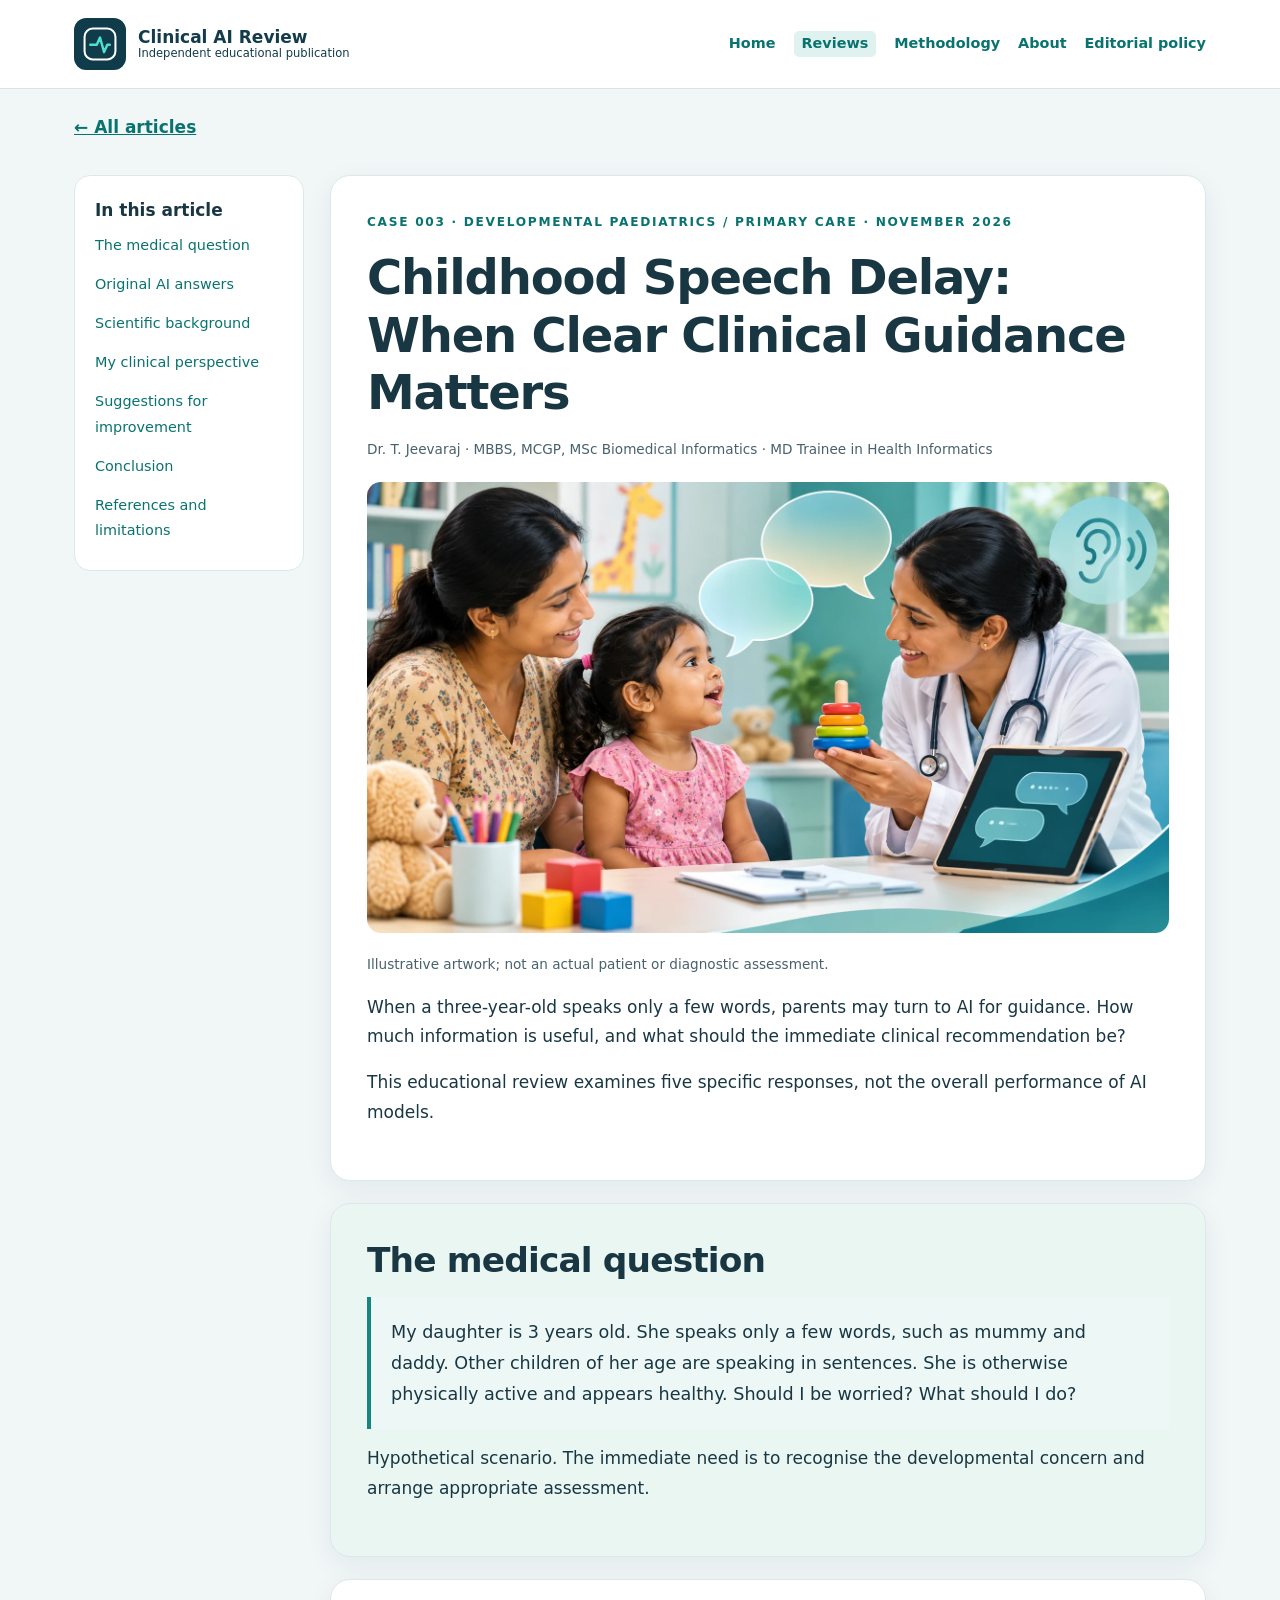
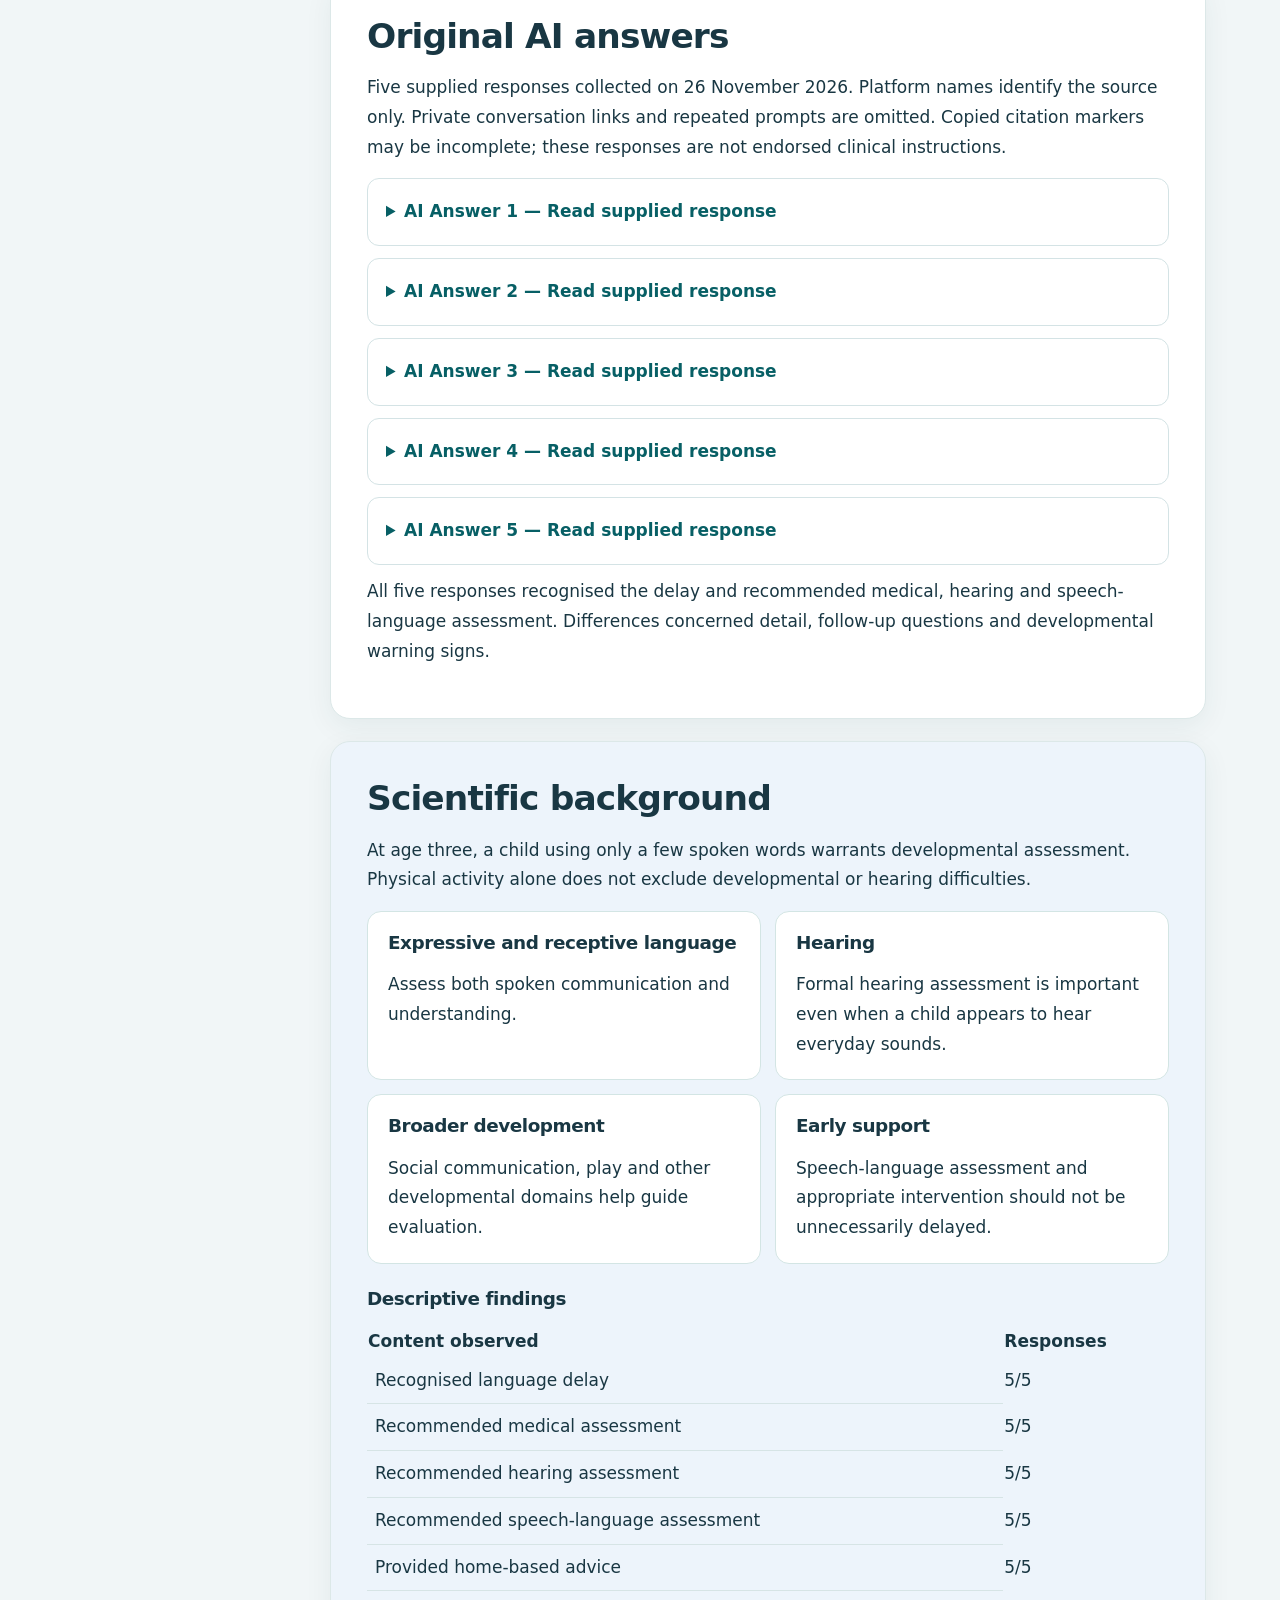
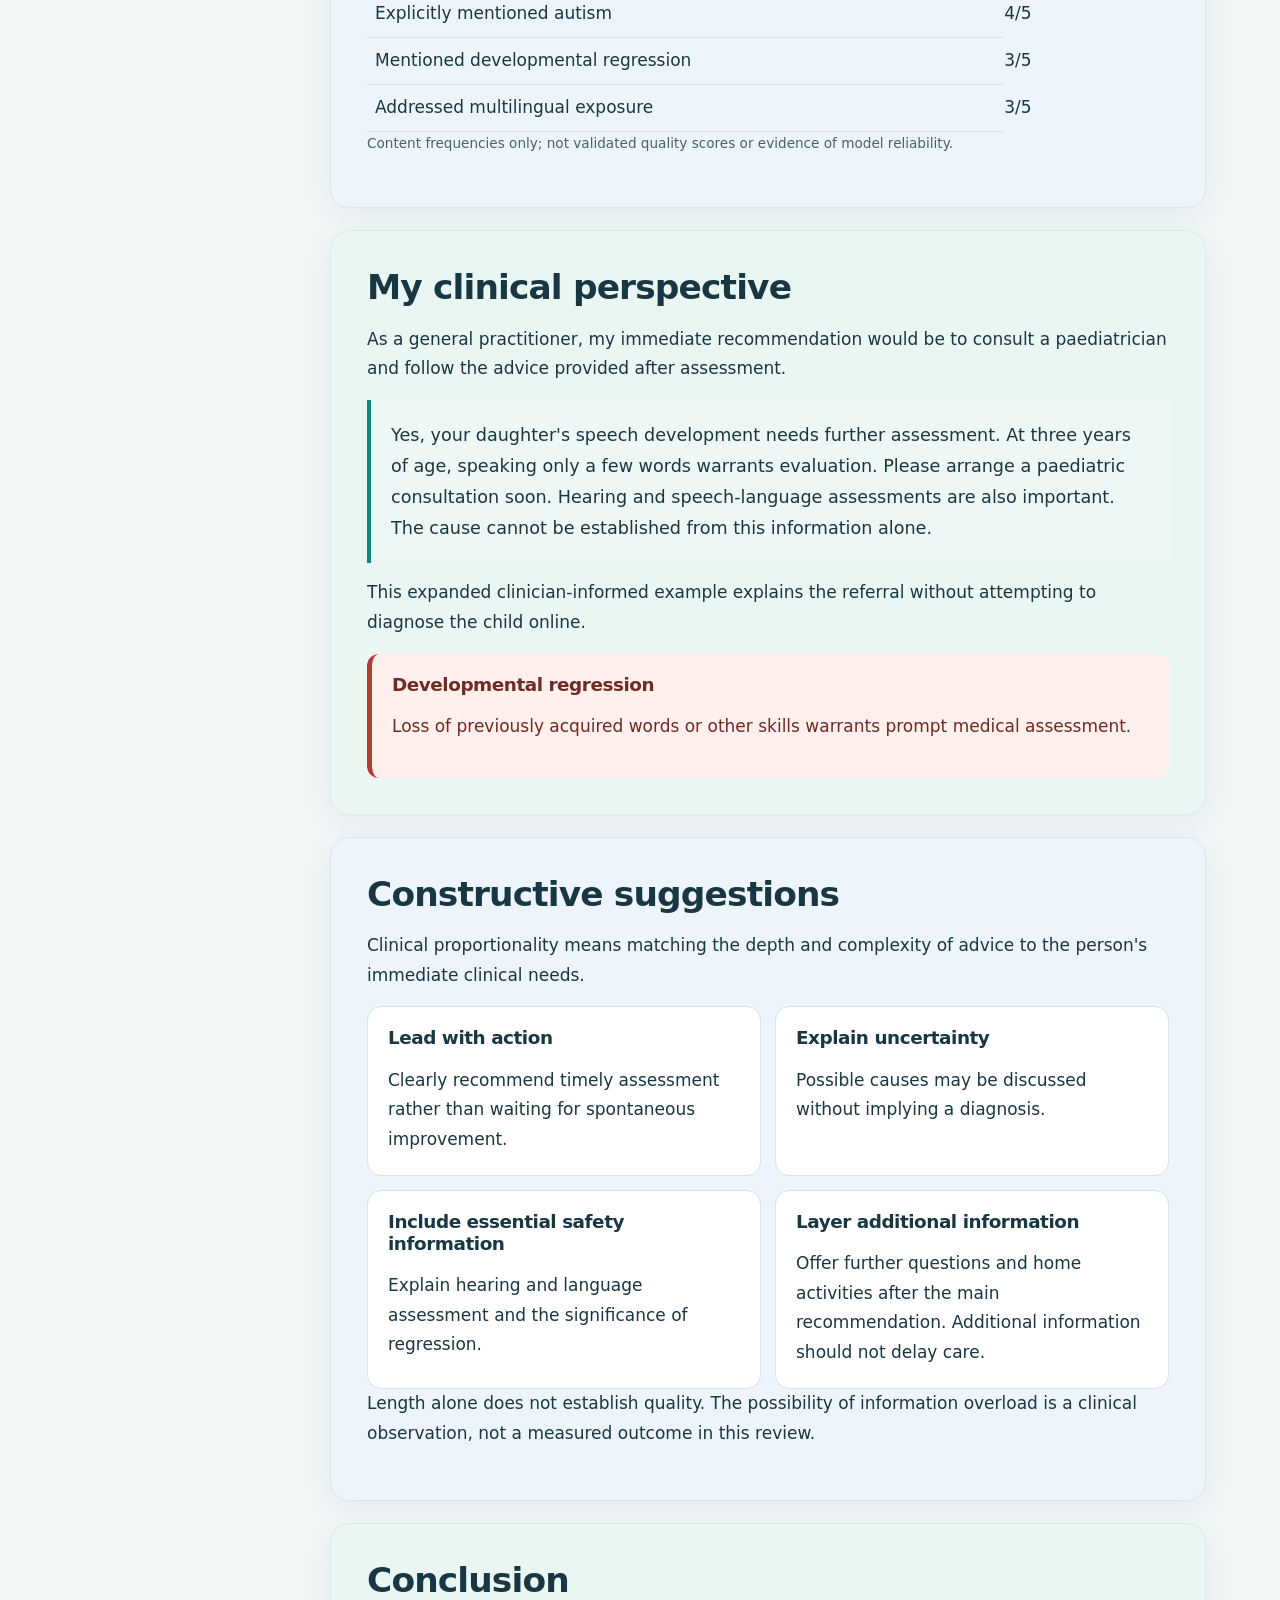
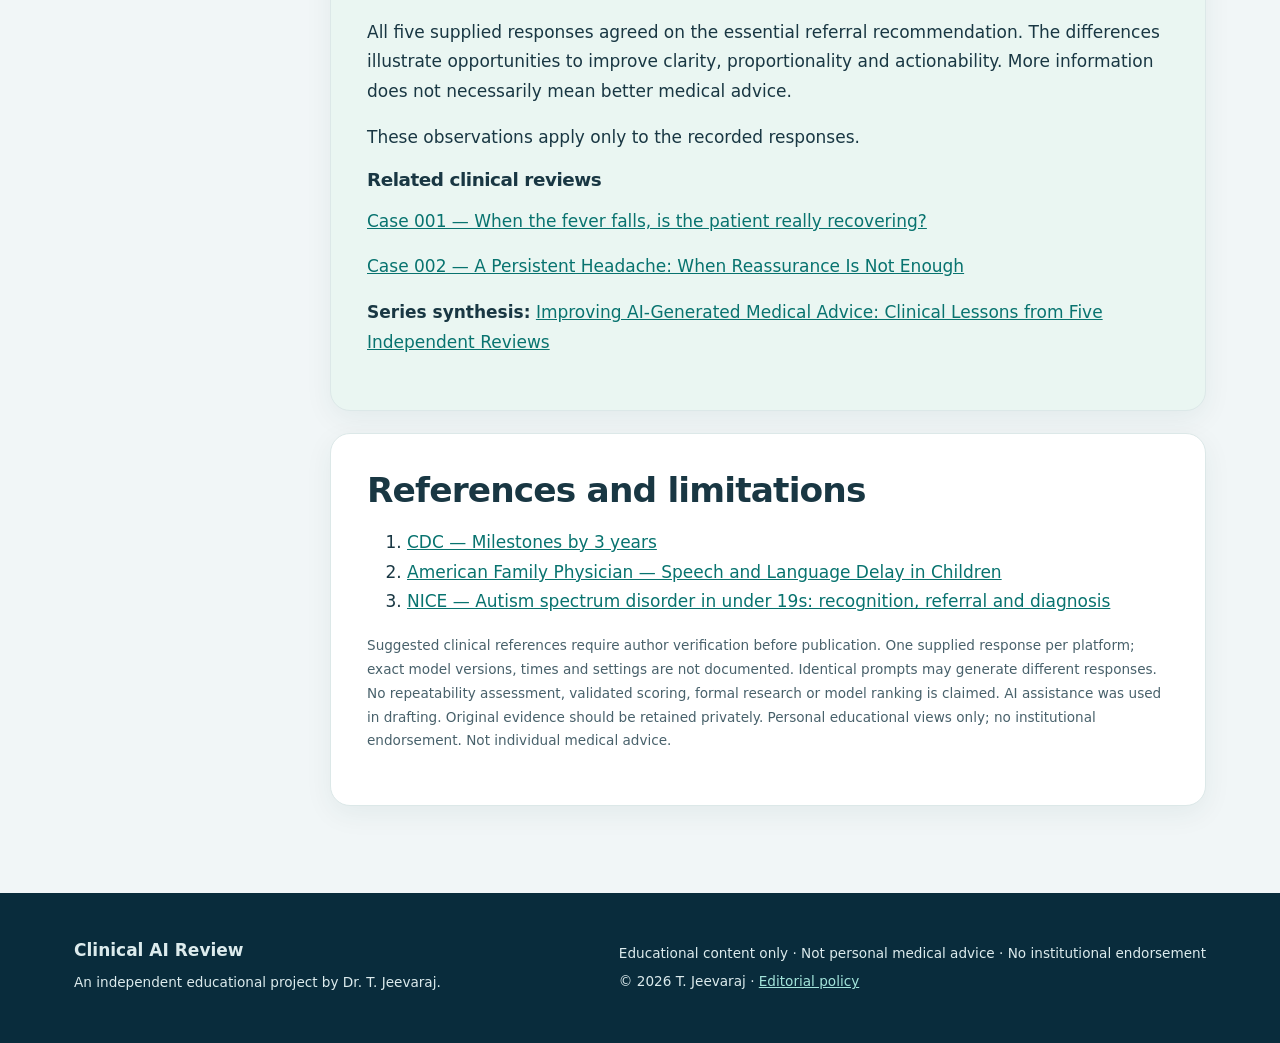
<file: 003.html>
<!DOCTYPE html>

<html lang="en"><head>
<!-- GA4: public pages only; no advertising personalization -->
<meta charset="utf-8"/><meta content="width=device-width, initial-scale=1" name="viewport"/><meta content="#082b3b" name="theme-color"/><meta content="Five AI-generated responses and a GP perspective on childhood speech delay, timely referral and clinical proportionality." name="description"/><title>Childhood Speech Delay: When Clear Clinical Guidance Matters | Clinical AI Review</title><link href="https://drjeevaraj.com/003.html" rel="canonical"/><link href="assets/favicon.svg" rel="icon" type="image/svg+xml"/><meta content="article" property="og:type"/><meta content="Childhood Speech Delay: When Clear Clinical Guidance Matters" property="og:title"/><meta content="Five AI-generated responses and a GP perspective on childhood speech delay, timely referral and clinical proportionality." property="og:description"/><meta content="https://drjeevaraj.com/003.html" property="og:url"/><meta content="https://drjeevaraj.com/assets/003-speech-delay.webp" property="og:image"/><meta content="summary_large_image" name="twitter:card"/><style>*{box-sizing:border-box}html{scroll-behavior:smooth;scroll-padding-top:95px}body{margin:0;font:17px/1.75 system-ui,Segoe UI,Arial,sans-serif;color:#193743;background:#f1f6f7}a{color:#08736f}img{max-width:100%;display:block}h1,h2,h3{line-height:1.2;margin:0 0 16px;letter-spacing:-.025em}h1{font-size:clamp(2.3rem,5vw,4rem)}h2{font-size:clamp(1.5rem,3vw,2.15rem)}h3{font-size:1.15rem}p{margin:0 0 16px}.wrap{max-width:1180px;margin:auto;padding:0 24px}.header{background:white;position:sticky;top:0;z-index:10;border-bottom:1px solid #d6e4e5}.head-inner,.foot-grid{display:flex;align-items:center;justify-content:space-between;gap:24px;padding-block:18px}.brand{display:flex;align-items:center;gap:12px;text-decoration:none;color:#123b4b;font-weight:750;line-height:1.2}.brand small{display:block;font-size:.72rem;font-weight:400}.brand-symbol{background:#103b4b;color:white;border-radius:12px;padding:5px}.nav{display:flex;gap:18px;flex-wrap:wrap}.nav a{text-decoration:none;font-size:.9rem;font-weight:650}.nav [aria-current]{background:#e0f2ef;padding:0 8px;border-radius:5px}.menu-button{display:none}.skip{position:absolute;left:-9999px}.skip:focus{left:10px;top:10px;background:white;z-index:20}.hero{background:linear-gradient(120deg,#082c40,#12545c);color:white;padding:38px 0}.hero-grid{display:grid;grid-template-columns:1fr 1.2fr;gap:35px;align-items:center}.hero img{border-radius:18px;box-shadow:0 15px 35px #001d3955}.kicker{font-size:.76rem;font-weight:800;letter-spacing:.14em;text-transform:uppercase;color:#08736f}.hero .kicker{color:#9ee9df}.layout{display:grid;grid-template-columns:230px minmax(0,1fr);gap:26px;padding-block:32px 65px}.toc{position:sticky;top:105px;align-self:start;background:white;border:1px solid #dce8e8;border-radius:16px;padding:20px}.toc a{display:block;text-decoration:none;padding:7px 0;font-size:.9rem}.card{background:white;border:1px solid #dce8e8;border-radius:20px;padding:clamp(20px,4vw,36px);margin-bottom:22px;box-shadow:0 8px 28px #123b4610}.card.tint{background:#eaf6f2}.card.blue{background:#edf4fb}.meta{font-size:.85rem;color:#48616b}.cover{width:100%;border-radius:14px;margin:20px 0}.grid{display:grid;grid-template-columns:repeat(2,minmax(0,1fr));gap:14px}.tile{padding:20px;border-radius:14px;background:#fff;border:1px solid #d3e5e4}.tile p{margin:0}.icon{display:inline-flex;vertical-align:middle;margin-right:9px;color:#08736f}.icon svg{width:25px;height:25px;fill:none;stroke:currentColor;stroke-width:1.7;stroke-linecap:round;stroke-linejoin:round}blockquote{margin:15px 0;padding:20px;border-left:4px solid #15877e;background:#edf7f5;font-size:1.1rem}details{border:1px solid #d4e3e5;border-radius:12px;margin:12px 0;background:white}summary{cursor:pointer;padding:18px;font-weight:750;color:#075f65}.answer{padding:0 20px 20px;white-space:pre-wrap;overflow-wrap:anywhere;font-size:.96rem}.footer{background:#092c3c;color:#dcebed;padding:25px 0}.footer a{color:#a3e5db}.footer p{font-size:.85rem;margin:5px 0}.contact-mini{display:none}a:focus-visible,summary:focus-visible{outline:3px solid #c28a35;outline-offset:4px}@media(max-width:800px){.hero-grid,.layout{grid-template-columns:1fr}.toc{position:static}.head-inner,.foot-grid{flex-wrap:wrap}.nav{gap:12px}.grid{grid-template-columns:1fr}.header{position:static}}@media print{.header,.toc,.hero,.footer{display:none}.layout{display:block}.card{box-shadow:none;break-inside:auto}body{background:white}}</style><style id="consistent-brand-logo">.brand .brand-symbol,.brand .brand-mark{display:inline-flex!important;align-items:center!important;justify-content:center!important;width:52px!important;height:52px!important;min-width:52px!important;flex:0 0 52px!important;padding:0!important;background:transparent!important;border:0!important;border-radius:15px!important;box-shadow:none!important}.brand .brand-symbol svg,.brand .brand-mark svg{display:block!important;width:100%!important;height:100%!important;max-width:none!important}@media(max-width:540px){.brand .brand-symbol,.brand .brand-mark{width:42px!important;height:42px!important;min-width:42px!important;flex-basis:42px!important}}</style></head><body><a class="skip" href="#main">Skip to content</a><header class="header"><div class="wrap head-inner"><a class="brand" href="index.html"><span aria-hidden="true" class="brand-symbol"><svg xmlns="http://www.w3.org/2000/svg" width="52" height="52" viewBox="0 0 64 64" aria-hidden="true" focusable="false"><rect width="64" height="64" rx="15" fill="#103b4b"/><rect x="13" y="13" width="38" height="38" rx="10" fill="none" stroke="#fff" stroke-width="2.5"/><path d="M20 33h8l4-9 5 18 4-9h3" fill="none" stroke="#50e1ce" stroke-width="3" stroke-linecap="round" stroke-linejoin="round"/></svg></span><span>Clinical <b>AI Review</b><small>Independent educational publication</small></span></a><nav aria-label="Main navigation" class="nav" id="nav"><a href="index.html">Home</a><a aria-current="page" href="reviews.html">Reviews</a><a href="methodology.html">Methodology</a><a href="about.html">About</a><a href="editorial-policy.html">Editorial policy</a></nav></div></header><main id="main"><div class="wrap" style="padding-top:24px"><a href="reviews.html" style="color:#08736f;font-weight:700">← All articles</a></div><div class="wrap layout"><aside aria-label="Article contents" class="toc"><strong>In this article</strong><a href="#scenario">The medical question</a><a href="#answers">Original AI answers</a><a href="#science">Scientific background</a><a href="#perspective">My clinical perspective</a><a href="#suggestions">Suggestions for improvement</a><a href="#conclusion">Conclusion</a><a href="#references">References and limitations</a></aside><article><section class="card"><p class="kicker">Case 003 · Developmental paediatrics / Primary care · November 2026</p><h2 style="font-size:clamp(2rem,4vw,3rem)">Childhood Speech Delay: When Clear Clinical Guidance Matters</h2><p class="meta">Dr. T. Jeevaraj · MBBS, MCGP, MSc Biomedical Informatics · MD Trainee in Health Informatics</p><img alt="Illustration of a young child and mother attending a developmental consultation" class="cover" src="assets/003-speech-delay.webp"/><p class="meta">Illustrative artwork; not an actual patient or diagnostic assessment.</p><p>When a three-year-old speaks only a few words, parents may turn to AI for guidance. How much information is useful, and what should the immediate clinical recommendation be?</p><p>This educational review examines five specific responses, not the overall performance of AI models.</p></section>
<section class="card tint" id="scenario"><h2>The medical question</h2><blockquote>My daughter is 3 years old. She speaks only a few words, such as mummy and daddy. Other children of her age are speaking in sentences. She is otherwise physically active and appears healthy. Should I be worried? What should I do?</blockquote><p>Hypothetical scenario. The immediate need is to recognise the developmental concern and arrange appropriate assessment.</p></section>
<section class="card" id="answers"><h2>Original AI answers</h2><p>Five supplied responses collected on 26 November 2026. Platform names identify the source only. Private conversation links and repeated prompts are omitted. Copied citation markers may be incomplete; these responses are not endorsed clinical instructions.</p><details><summary>AI Answer 1 — Read supplied response</summary><div class="answer">It's understandable to be concerned. Based on what you've described, I would not panic, but I would arrange an evaluation soon rather than waiting to see if she catches up.
By age 3, most children are using many words and speaking in short conversations or sentences. The CDC lists milestones such as talking in simple back-and-forth exchanges and being understood much of the time by others. A child who is only saying a few words at age 3 is not meeting typical language milestones.cdc+1
A speech delay can occur for many reasons, including:
•	Hearing problems (even mild hearing loss can affect speech development)
•	Isolated speech/language delay
•	Developmental language disorder
•	Autism spectrum disorder
•	Other developmental conditions
Importantly, some children with speech delays are otherwise physically active, healthy, and intelligent.
What I would recommend
1.	Make an appointment with her pediatrician as soon as possible.
•	Tell them that at age 3 she is using only a few words.
•	Ask for a developmental assessment and speech-language evaluation. Early assessment is recommended when milestones are not being met.cdc+1
2.	Request a hearing test.
•	Hearing problems are a common and sometimes overlooked cause of delayed speech.pulseatlas+1
3.	Seek speech and language therapy if recommended.
•	Early intervention is generally more effective than waiting several more months.cdc+1
A few helpful clues
While waiting for an evaluation, think about:
•	Does she understand simple instructions ("Bring me the ball", "Sit down")?
•	Does she point to things she wants?
•	Does she make eye contact?
•	Does she respond to her name?
•	Does she enjoy interacting and playing with family members?
•	Does she use gestures such as waving, pointing, or nodding?
Good understanding, social interaction, and use of gestures are reassuring signs, but they do not rule out a language delay that needs assessment.pulseatlas+1
Things you can do at home
•	Read picture books together daily.
•	Narrate everyday activities ("Now we're putting on your shoes").
•	Give her opportunities to communicate rather than anticipating every need.
•	Respond positively to any attempts to communicate.
•	Limit passive screen time and encourage face-to-face interaction.
My bottom line: yes, this is something that deserves professional evaluation now, but it does not automatically mean there is a serious underlying problem. Many children with speech delays make substantial progress once the cause is identified and support begins early.cdc+1
One question that would help me guide you further: Does she seem to understand what you say and follow simple instructions, even though she uses very few words herself?</div></details><details><summary>AI Answer 2 — Read supplied response</summary><div class="answer">Yes, this is worth acting on, but it's not a reason to panic. By age 3, most children have a few hundred words and use 3-word sentences that strangers can mostly understand. Having only a few words at 3 is a meaningful delay and warrants a formal assessment now rather than waiting to see if she catches up. Many late talkers do well, especially with early support, and the earlier you intervene, the better the outcomes.
The most important question is whether it's expressive only or broader.
•	Reassuring signs: she understands what you say, follows simple instructions ("get your shoes"), points and gestures to communicate, makes eye contact, responds to her name, plays with you and with toys in pretend ways, and shows interest in other children.
•	Signs that need faster attention: doesn't respond to her name or to sounds, limited eye contact or sharing of attention, rarely pointing or showing you things, understanding seems limited, any loss of words or skills she previously had, or unusual repetitive behaviours.
What I'd do:
1.	See her pediatrician or family doctor soon and ask for a developmental assessment and referral. Say clearly that she has only a few words at age 3.
2.	Get a formal hearing test (audiology). This is the first thing to rule out. Hearing problems, including fluid behind the eardrum, are a common and very treatable cause of speech delay, and children can seem to hear normally in everyday life.
3.	Request a speech-language pathologist assessment to separate receptive from expressive difficulties.
4.	Ask about a broader developmental evaluation, usually with a developmental pediatrician or child development team. This looks at language, social communication, cognition and motor skills, and includes autism screening where appropriate. Doing it early isn't alarmist. It simply gets her the right support sooner.
5.	If she's growing up with more than one language, count words across all of them, but this alone doesn't explain having only a few words at 3, so still get her assessed.
What you can do at home in the meantime:
•	Narrate your day in short, simple phrases ("Mummy cuts apple. Apple yum!").
•	Expand on what she says or points to. If she says "ball," respond "big red ball!"
•	Offer choices ("juice or milk?") and pause to give her time to respond.
•	Read picture books together daily and name things as you go.
•	Limit passive screen time and favour interactive play and back-and-forth routines like songs and peekaboo.
•	Avoid pressuring her to "say it" or correcting her. Keep it playful.
If it helps, I can give you a short list of questions to ask the doctor, or a checklist of milestones to note before the appointment.</div></details><details><summary>AI Answer 3 — Read supplied response</summary><div class="answer">Yes, you should take this seriously and schedule a formal evaluation—though it is important not to panic. Being physically active and healthy is encouraging, and some children do catch up on speech later. However, speaking only a few words at age 3 is well outside typical speech and language milestones. Getting an evaluation early gives your daughter the best chance for timely support if she needs it. 
Nupal CDC
How Typical 3-Year-Old Speech Compares
By age 3, most children typically:
•	Hold short back-and-forth exchanges and speak in multi-word phrases or sentences (often around 3 words or more).
•	Ask simple questions like "who," "what," "where," or "why".
•	Name actions in pictures (like "running" or "eating"), say their first name when asked, and use words like "I," "me," or "we".
•	Speak clearly enough for family and familiar listeners to understand most of the time.
CDC+ 1
A limited spoken vocabulary at 3 can stem from many causes—ranging from a primary speech or language delay, mild or fluctuating hearing issues (even if she seems attentive), oral-motor challenges, or differences in social communication. Having multiple languages in the home can sometimes shift how vocabulary is distributed across languages, though it does not cause a severe spoken-word delay on its own.
Steps You Can Take Right Now
1.	Book a pediatric checkup and request referrals. Ask her pediatrician or primary care doctor for a developmental screening, a hearing evaluation (audiology), and a referral to a speech-language pathologist (SLP). Ruling out hearing difficulties is a vital early step.
2.	Note what she does communicate. Before your appointment, jot down how she communicates non-verbally or receptively: Does she point, gesture, bring things to show you, make eye contact, follow 2-step directions (like "Get your shoes and put them by the door"), or join in play with other children? That detail helps clinicians see the full picture. 
CDC
3.	Build language naturally during everyday play.
o	Narrate and expand: Talk through daily routines and add a few words to what she expresses. If she says "mummy" while holding a cup, you might say, "Mummy's holding your blue cup." 
CDC
o	Offer clear choices: Instead of only asking yes/no questions, offer two concrete options like "Do you want water or milk?" and pause to give her time to respond.
o	Read, sing, and play together: Point out actions in picture books, sing repetitive rhymes, and keep background screen time low so face-to-face interaction stays front and center. 
CDC
4.	Seek prompt care if you notice red flags. Push for an expedited evaluation if she shows frustration when trying to communicate, loses skills she previously had, seems unresponsive to sounds or her name, or struggles to connect with people socially. 
Nupal CDC</div></details><details><summary>AI Answer 4 — Read supplied response</summary><div class="answer">A 3-year-old who is mostly limited to a few single words (like “mummy” and “daddy”) while peers are using short sentences is outside typical speech-language milestones, so it is reasonable to be concerned and to act rather than wait. Physical health and activity are good signs, but they do not rule out a speech or language delay that benefits from early support.

### Typical expectations around age 3
By 36 months most children:
- Use 200–1,000+ words  
- Combine words into 2- to 4-word phrases or short sentences  
- Are understood by familiar adults most of the time and by strangers roughly half the time  
- Follow simple two-step instructions and answer basic “what/where” questions  

A child who is still mainly using isolated words at this age meets criteria for further evaluation.

### What to do next
1. **Schedule a developmental check with her pediatrician promptly**  
   Mention the limited vocabulary and request a formal developmental screening (or referral) for speech and language. Many pediatricians use tools such as the Ages &amp; Stages Questionnaire or refer directly to early-intervention services.

2. **Request a speech-language evaluation**  
   In most places this can be done through:
   - Your country’s early-intervention / early-childhood special-education system (often free or low-cost for children under 3–5)  
   - A private speech-language pathologist  
   The evaluation looks at both expressive language (what she says) and receptive language (what she understands), plus hearing.

3. **Rule out hearing issues**  
   Even mild or fluctuating hearing loss (for example from recurrent ear infections) can slow speech. Ask for an audiology assessment if it has not been done recently.

4. **While waiting for the appointment, support language at home**
   - Talk with her throughout the day: narrate what you and she are doing (“You’re putting the red block on top”).  
   - Expand her attempts: if she says “ball,” reply “Yes, big red ball!”  
   - Read simple picture books daily and pause so she can point or vocalize.  
   - Reduce background noise (TV, tablets) during interaction time.  
   - Avoid pressuring her to “say it” or correcting every sound; keep exchanges positive and playful.

### Possible underlying factors
Delays can stem from many sources—hearing, oral-motor skills, developmental language disorder, autism spectrum differences, or simply a later-talking profile. Only a professional assessment can sort this out. Early identification and therapy (speech therapy, parent coaching, etc.) produce the best outcomes; many children catch up substantially when support starts before age 4–5.

You are already doing the right thing by noticing the difference and seeking guidance. Contact her doctor this week to start the referral process. If you share your country or region I can point to the specific early-intervention pathway that applies where you live.</div></details><details><summary>AI Answer 5 — Read supplied response</summary><div class="answer">First, please don't panic. However, yes, I would recommend taking this seriously and arranging a developmental assessment for your daughter as soon as possible.
The fact that she is physically active, looks healthy and interacts with her surroundings is reassuring. But a three-year-old who speaks only a few words, such as "mummy" and "daddy", has a significant delay in expressive language compared with what is generally expected at this age.
The important thing is that early assessment and intervention can make a substantial difference to a child's communication development. I would not recommend waiting another six months to see whether she starts speaking.
1. What should a three-year-old normally be able to do?
By around three years, most children can:
•	Speak in short sentences of three or more words.
•	Have simple back-and-forth conversations.
•	Ask questions such as "What is that?" or "Where is mummy?"
•	Tell you their name.
•	Express basic needs using words.
•	Be understood by familiar people and increasingly by other people.
Your daughter speaking only a few words at three years is therefore a reason for further evaluation.
2. What could be the reason?
There are several possible explanations. We should not assume any particular diagnosis without assessing her.
Possible explanation	What it means
Expressive language delay	She understands communication but has difficulty producing words.
Hearing impairment	She may not be hearing speech clearly, even if she responds to some sounds.
Developmental language disorder	Difficulty developing language skills.
Autism spectrum disorder	Can involve differences in social communication and interaction, sometimes alongside language delay.
General developmental delay	Language development may be delayed alongside other developmental areas.
An important point: A child can be physically active, have normal growth and appear healthy while still having a significant speech or language developmental difficulty.
This does not automatically mean autism or any other specific condition.
3. What should you do now?
I would recommend the following steps.
1.	Arrange a paediatric assessment
See a consultant paediatrician or a doctor experienced in child development. Explain clearly that your daughter is three years old and has only a few meaningful spoken words.
2.	Get a formal hearing assessment
This is very important. Ask for an audiological assessment, even if she responds when you call her name or seems to hear television sounds.
3.	Arrange a speech and language therapy assessment
A speech and language therapist can assess her understanding, communication, gestures, sounds and spoken language, and begin appropriate intervention.
4.	Assess her overall development
Her social interaction, understanding, play, attention, gestures and other developmental milestones should also be assessed. Autism screening may be appropriate as part of this evaluation.
You do not need to wait for a final diagnosis before starting speech and language therapy.
4. What can you do at home?
You can start supporting her communication today. These activities are useful alongside professional assessment, not instead of it.
 
1. Talk face-to-face
Get down to her eye level. Talk slowly and clearly. Use simple sentences such as "Mummy is eating" or "Give me the ball".
 
2. Read picture books
Spend 10–15 minutes looking at picture books together. Point to pictures, name objects and encourage her to communicate.
 
3. Play interactive games
Play ball, building blocks, pretend cooking and animal games. Encourage her to request things using words, sounds or gestures.
 
4. Expand her words
If she says "ball", respond "Yes, red ball!" If she says "mummy", respond "Mummy is here". Model slightly longer expressions without forcing her to repeat.
A few additional suggestions:
•	Reduce passive screen time, particularly watching videos alone.
•	Give her time to respond instead of immediately guessing what she wants.
•	Praise attempts to communicate, including gestures and sounds.
•	Speak naturally in the language or languages your family uses most comfortably. Tamil, Sinhala and English exposure does not need to be stopped because of a speech delay.
•	Avoid pressuring her to repeat words or comparing her with other children.
5. When should you be particularly concerned?
Please tell the paediatrician if you notice any of the following:
•	She does not respond consistently to her name.
•	She rarely points to show you something interesting.
•	She does not use gestures such as waving, pointing or showing objects.
•	She rarely makes eye contact or shares enjoyment with you.
•	She does not seem to understand simple instructions.
•	She has little interest in interacting or playing with other children.
•	She has lost words or other skills she previously had.
If she has lost previously acquired words or other developmental skills, seek prompt medical assessment.
6. I would like to understand a little more about your daughter
There are some important differences between a child who understands everything but cannot express herself verbally and a child who has difficulties with both understanding and speaking.
Could you answer these six questions? They will help me understand what aspects of her development need particular attention.
Developmental observation
1. Does she understand what you say? For example, if you say 'Bring your shoes' or 'Give this to daddy', does she understand and follow the instruction?
Yes, understands well
Understands simple instructions only
Often does not understand
2. Does she respond when you call her name? 
Almost always
Sometimes
Rarely
3. Does she make eye contact and interact with you? 
Yes, normally
Sometimes
Very rarely
4. Does she point at things she wants or things she finds interesting? 
Yes, frequently
Only to request things
Rarely or never
5. How does she communicate her needs? 
Points, gestures and makes sounds
Takes our hand and leads us
Cries or becomes frustrated
Uses a few words
6. Does she play with other children? 
Yes, enjoys playing with them
Mostly plays alone
Interested in children but does not interact much
Anything else you have noticed?
My overall recommendation
I would arrange a paediatric assessment, hearing test and speech-language assessment now, rather than waiting for her to catch up naturally.
You are not necessarily facing a serious lifelong problem. Some children with isolated language delays make very good progress with appropriate support. But we should identify the reason early.
For reference:
•	CDC – Developmental milestones at 3 years.
•	American Academy of Pediatrics – Language delays in children.
One final thing: Please don't feel guilty or blame yourselves. A speech delay is not evidence that parents have done something wrong. The best thing you can do for your daughter now is identify her needs early and give her the right support. ❤️</div></details><p>All five responses recognised the delay and recommended medical, hearing and speech-language assessment. Differences concerned detail, follow-up questions and developmental warning signs.</p></section>
<section class="card blue" id="science"><h2>Scientific background</h2><p>At age three, a child using only a few spoken words warrants developmental assessment. Physical activity alone does not exclude developmental or hearing difficulties.</p><div class="grid"><div class="tile"><h3>Expressive and receptive language</h3><p>Assess both spoken communication and understanding.</p></div><div class="tile"><h3>Hearing</h3><p>Formal hearing assessment is important even when a child appears to hear everyday sounds.</p></div><div class="tile"><h3>Broader development</h3><p>Social communication, play and other developmental domains help guide evaluation.</p></div><div class="tile"><h3>Early support</h3><p>Speech-language assessment and appropriate intervention should not be unnecessarily delayed.</p></div></div><h3 style="margin-top:24px">Descriptive findings</h3><div style="overflow-x:auto"><table style="width:100%;border-collapse:collapse;text-align:left"><thead><tr><th>Content observed</th><th>Responses</th></tr></thead><tbody><tr><td style="padding:8px;border-bottom:1px solid #d6e4e5">Recognised language delay</td><td>5/5</td></tr><tr><td style="padding:8px;border-bottom:1px solid #d6e4e5">Recommended medical assessment</td><td>5/5</td></tr><tr><td style="padding:8px;border-bottom:1px solid #d6e4e5">Recommended hearing assessment</td><td>5/5</td></tr><tr><td style="padding:8px;border-bottom:1px solid #d6e4e5">Recommended speech-language assessment</td><td>5/5</td></tr><tr><td style="padding:8px;border-bottom:1px solid #d6e4e5">Provided home-based advice</td><td>5/5</td></tr><tr><td style="padding:8px;border-bottom:1px solid #d6e4e5">Explicitly mentioned autism</td><td>4/5</td></tr><tr><td style="padding:8px;border-bottom:1px solid #d6e4e5">Mentioned developmental regression</td><td>3/5</td></tr><tr><td style="padding:8px;border-bottom:1px solid #d6e4e5">Addressed multilingual exposure</td><td>3/5</td></tr></tbody></table></div><p class="meta">Content frequencies only; not validated quality scores or evidence of model reliability.</p></section>
<section class="card tint" id="perspective"><h2>My clinical perspective</h2><p>As a general practitioner, my immediate recommendation would be to consult a paediatrician and follow the advice provided after assessment.</p><blockquote>Yes, your daughter's speech development needs further assessment. At three years of age, speaking only a few words warrants evaluation. Please arrange a paediatric consultation soon. Hearing and speech-language assessments are also important. The cause cannot be established from this information alone.</blockquote><p>This expanded clinician-informed example explains the referral without attempting to diagnose the child online.</p><div style="background:#fff0ed;border-left:5px solid #b33c32;padding:20px;border-radius:12px;color:#702923"><h3>Developmental regression</h3><p>Loss of previously acquired words or other skills warrants prompt medical assessment.</p></div></section>
<section class="card blue" id="suggestions"><h2>Constructive suggestions</h2><p>Clinical proportionality means matching the depth and complexity of advice to the person's immediate clinical needs.</p><div class="grid"><div class="tile"><h3>Lead with action</h3><p>Clearly recommend timely assessment rather than waiting for spontaneous improvement.</p></div><div class="tile"><h3>Explain uncertainty</h3><p>Possible causes may be discussed without implying a diagnosis.</p></div><div class="tile"><h3>Include essential safety information</h3><p>Explain hearing and language assessment and the significance of regression.</p></div><div class="tile"><h3>Layer additional information</h3><p>Offer further questions and home activities after the main recommendation. Additional information should not delay care.</p></div></div><p>Length alone does not establish quality. The possibility of information overload is a clinical observation, not a measured outcome in this review.</p></section>
<section class="card tint" id="conclusion"><h2>Conclusion</h2><p>All five supplied responses agreed on the essential referral recommendation. The differences illustrate opportunities to improve clarity, proportionality and actionability. More information does not necessarily mean better medical advice.</p><p>These observations apply only to the recorded responses.</p><h3>Related clinical reviews</h3><p><a href="001.html">Case 001 — When the fever falls, is the patient really recovering?</a></p><p><a href="002.html">Case 002 — A Persistent Headache: When Reassurance Is Not Enough</a></p><p><strong>Series synthesis:</strong> <a href="006.html">Improving AI-Generated Medical Advice: Clinical Lessons from Five Independent Reviews</a></p></section>
<section class="card" id="references"><h2>References and limitations</h2><ol><li><a href="https://www.cdc.gov/act-early/milestones/3-years.html">CDC — Milestones by 3 years</a></li><li><a href="https://www.aafp.org/pubs/afp/issues/2023/0800/speech-language-delay-children.html">American Family Physician — Speech and Language Delay in Children</a></li><li><a href="https://www.nice.org.uk/guidance/cg128">NICE — Autism spectrum disorder in under 19s: recognition, referral and diagnosis</a></li></ol><p class="meta">Suggested clinical references require author verification before publication. One supplied response per platform; exact model versions, times and settings are not documented. Identical prompts may generate different responses. No repeatability assessment, validated scoring, formal research or model ranking is claimed. AI assistance was used in drafting. Original evidence should be retained privately. Personal educational views only; no institutional endorsement. Not individual medical advice.</p></section></article></div></main><footer class="footer"><div class="wrap foot-grid"><div><strong>Clinical AI Review</strong><p>An independent educational project by Dr. T. Jeevaraj.</p></div><div><p>Educational content only · Not personal medical advice · No institutional endorsement</p><p>© 2026 T. Jeevaraj · <a href="editorial-policy.html">Editorial policy</a></p></div></div></footer></body></html>
</file>
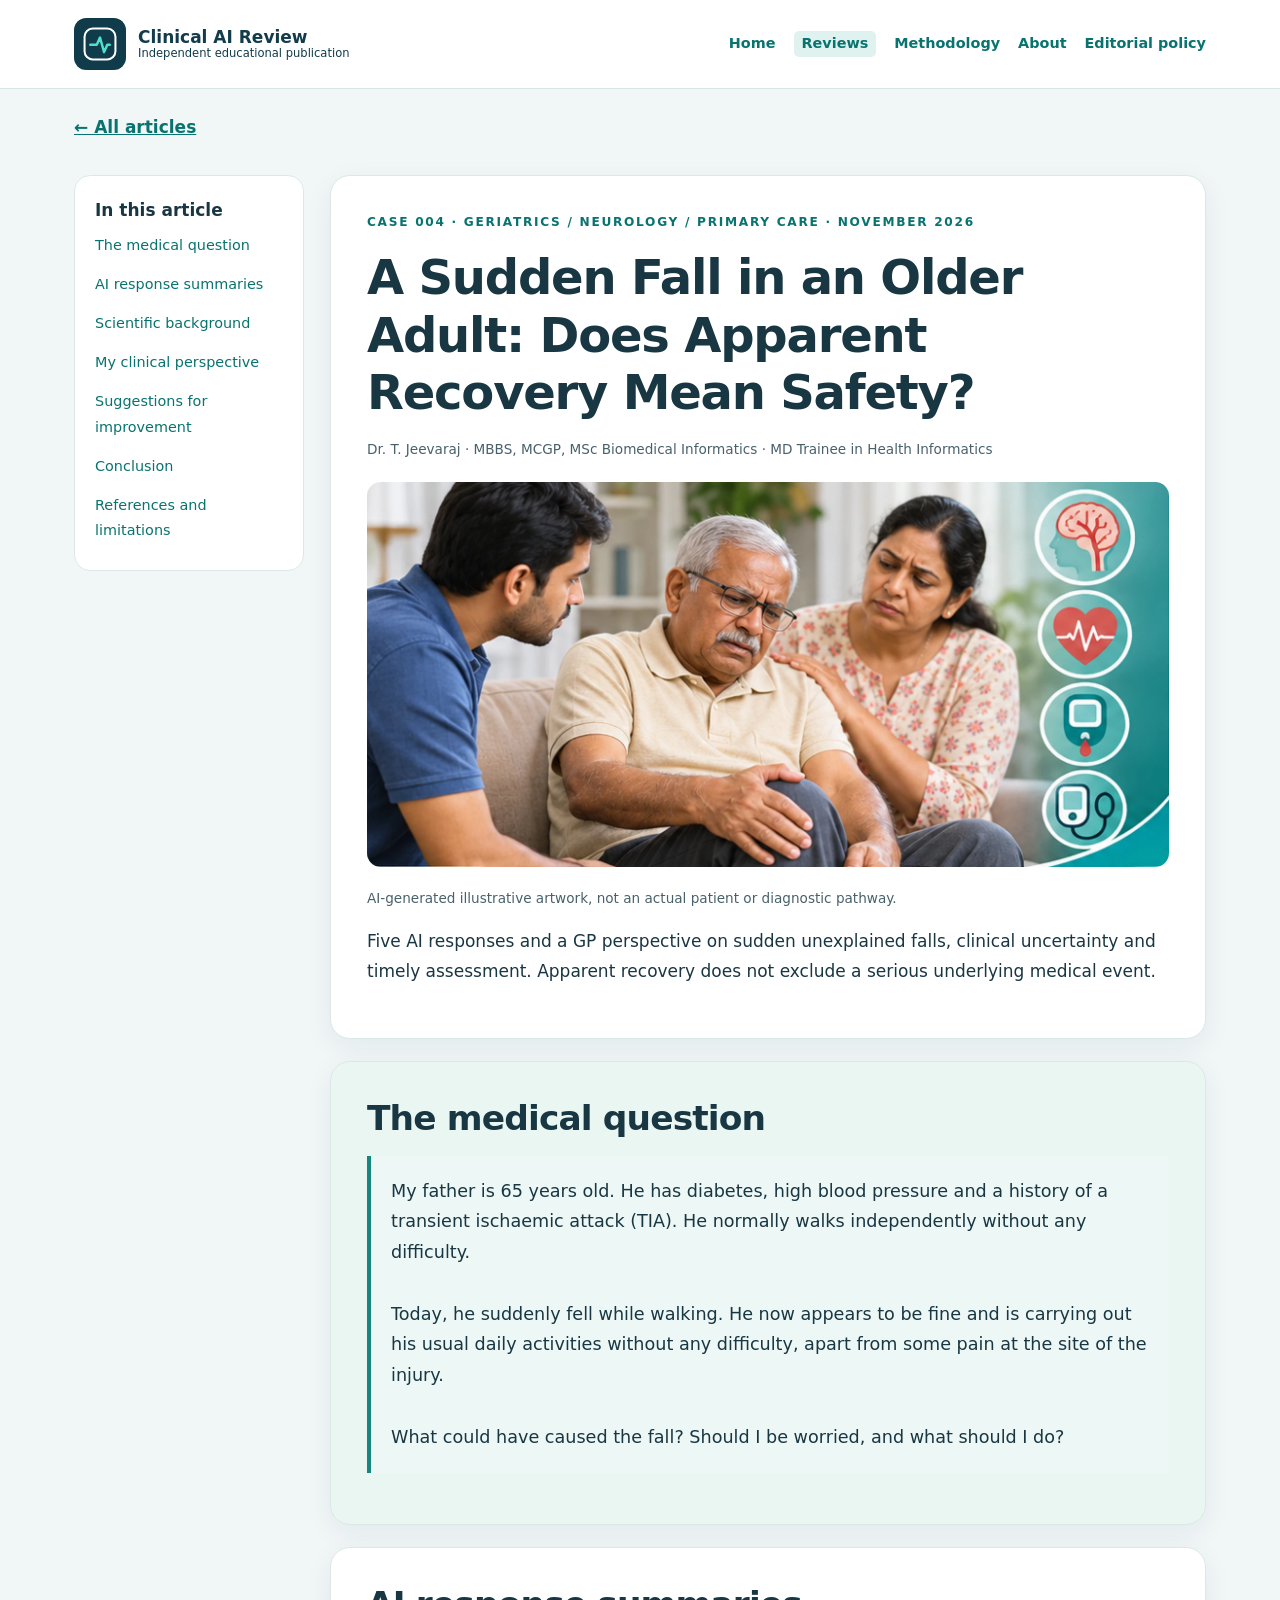
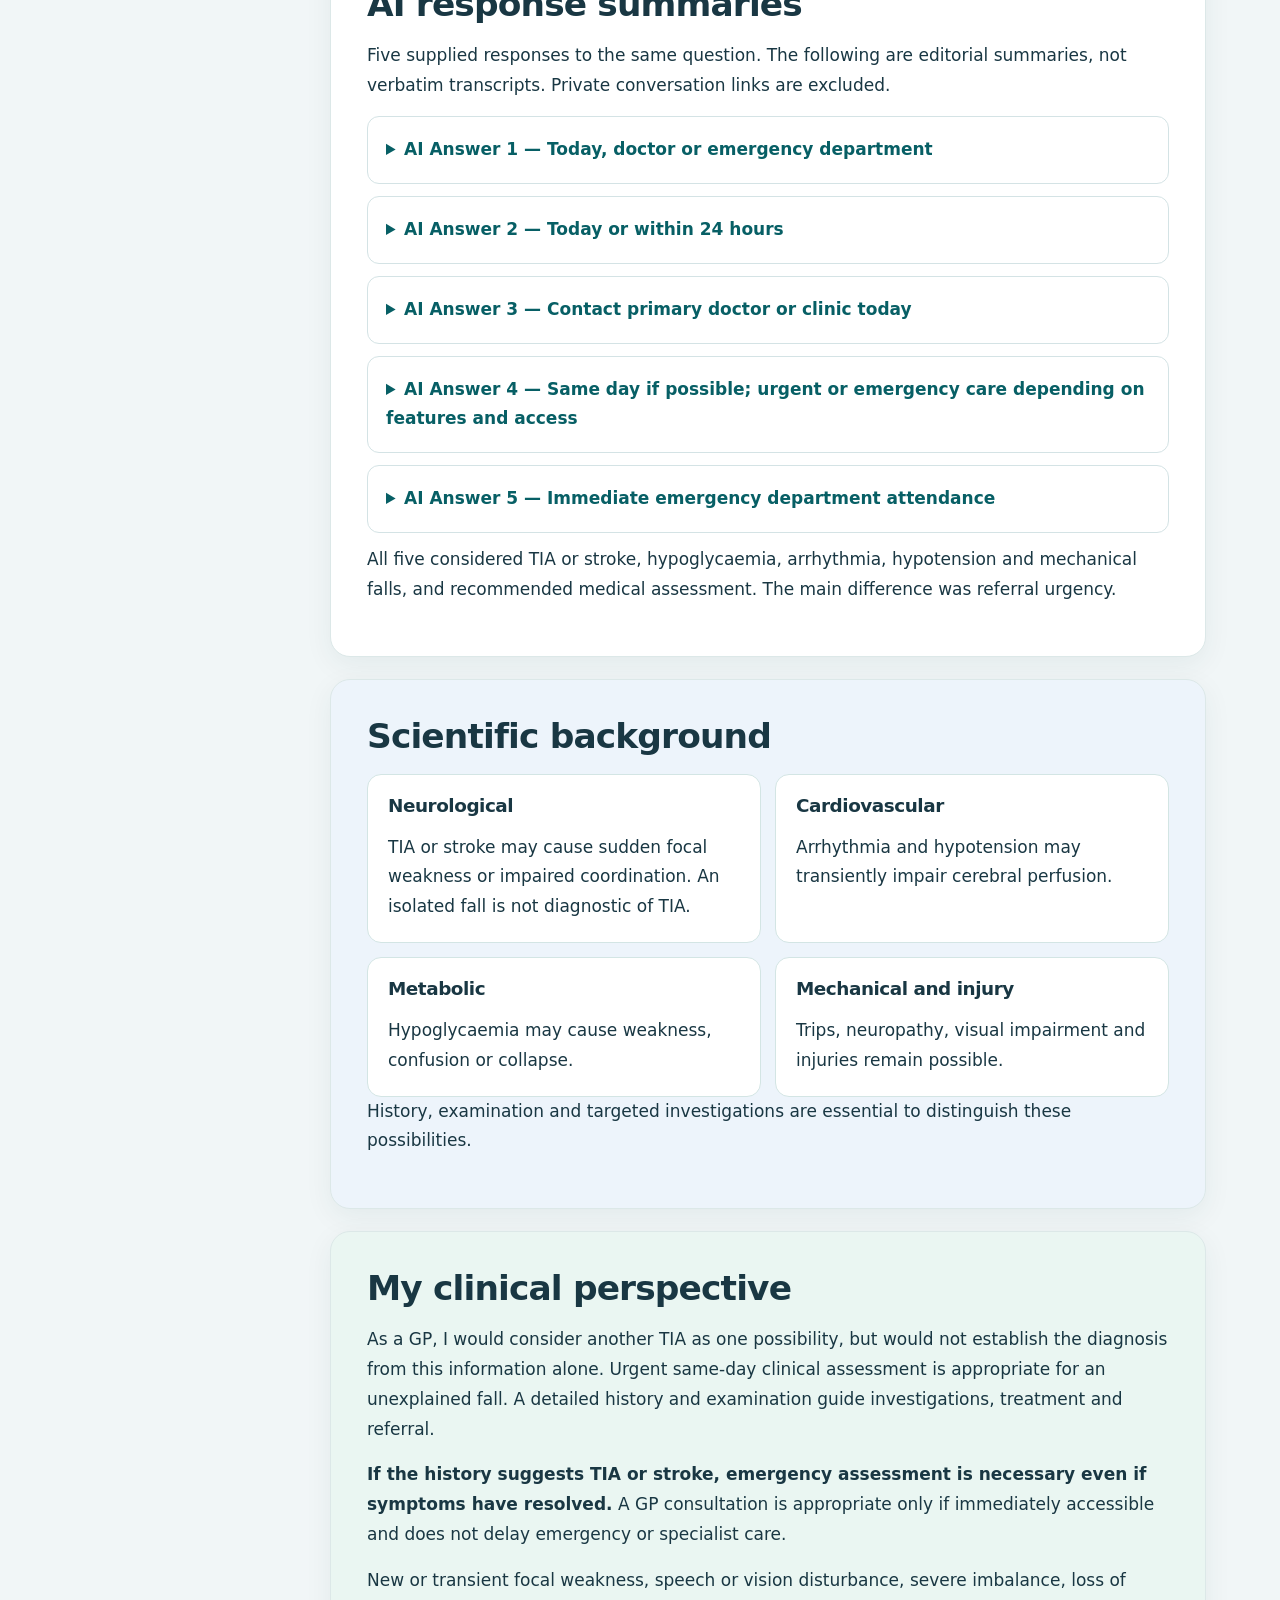
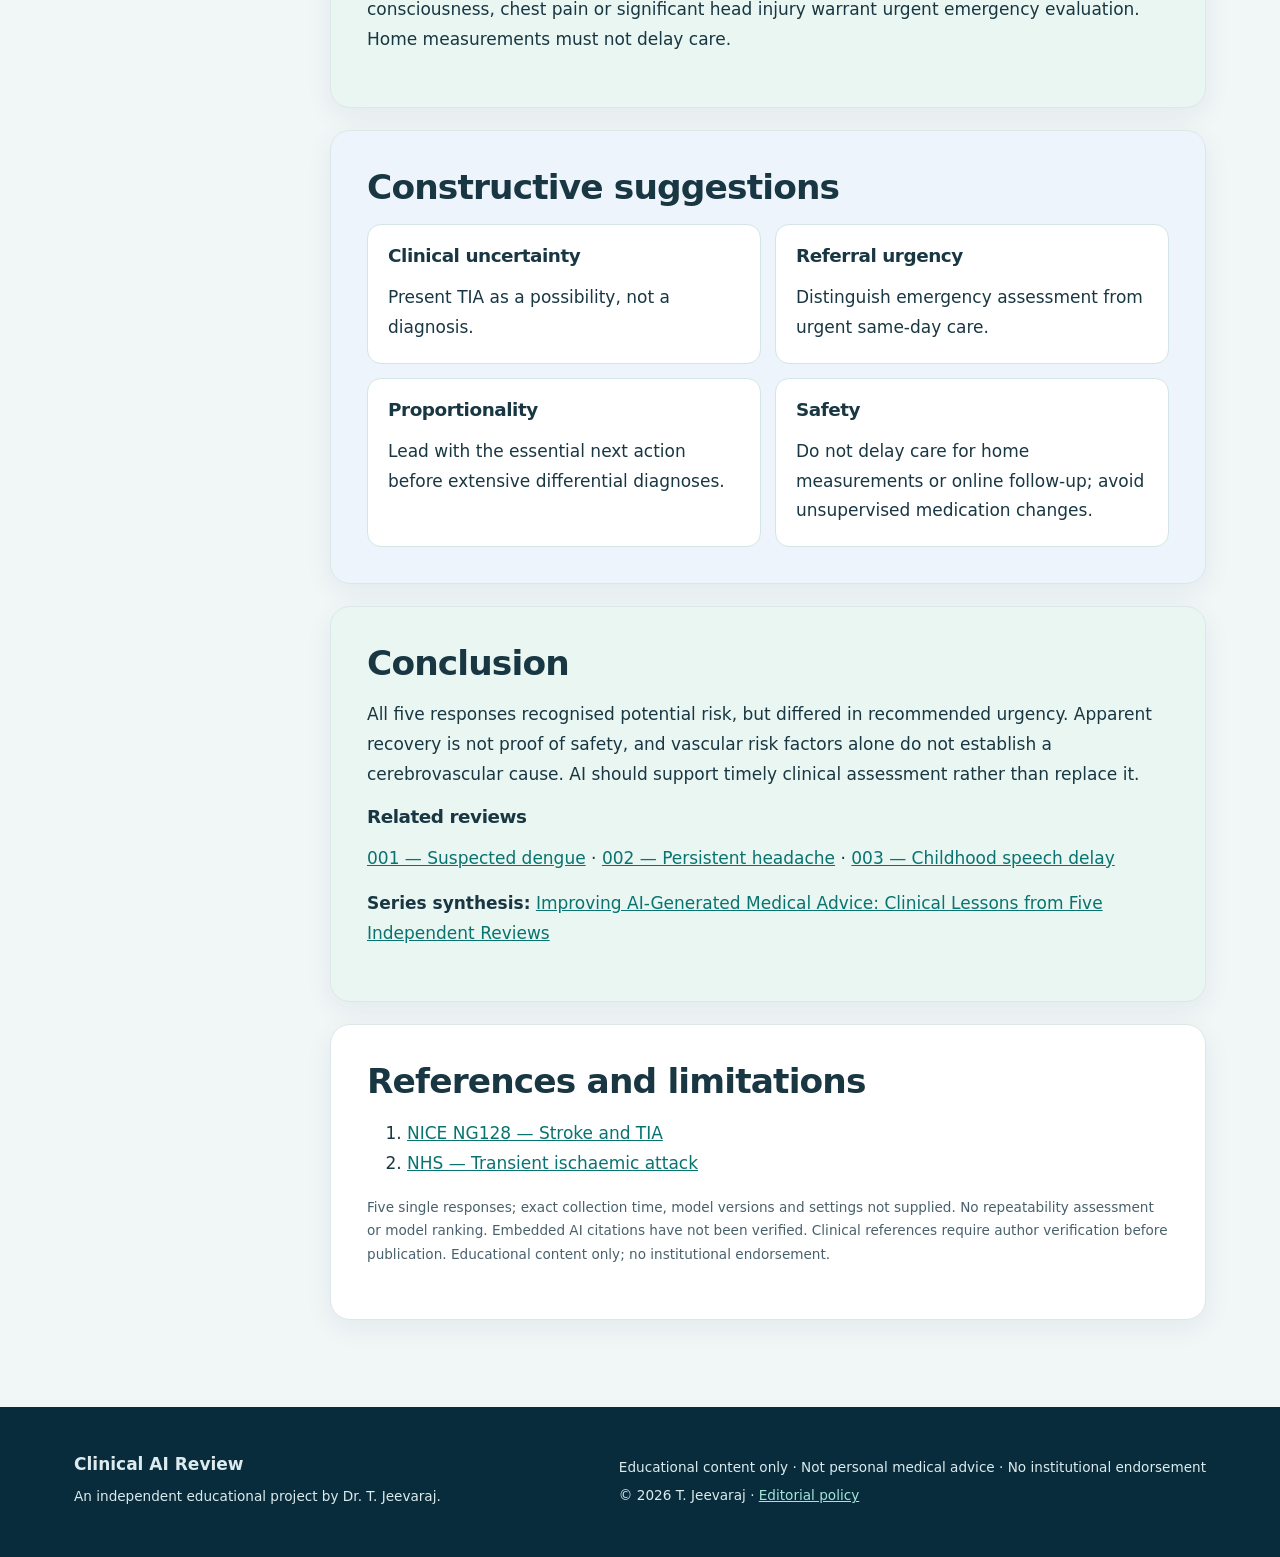
<file: 004.html>
<!DOCTYPE html>

<html lang="en"><head>
<!-- GA4: public pages only; no advertising personalization -->
<meta charset="utf-8"/><meta content="width=device-width, initial-scale=1" name="viewport"/><meta content="#082b3b" name="theme-color"/><meta content="Five AI responses and a GP perspective on sudden unexplained falls, clinical uncertainty and timely assessment." name="description"/><title>A Sudden Fall in an Older Adult: Does Apparent Recovery Mean Safety? | Clinical AI Review</title><link href="https://drjeevaraj.com/004.html" rel="canonical"/><link href="assets/favicon.svg" rel="icon" type="image/svg+xml"/><meta content="article" property="og:type"/><meta content="A Sudden Fall in an Older Adult: Does Apparent Recovery Mean Safety?" property="og:title"/><meta content="Five AI responses and a GP perspective on sudden unexplained falls, clinical uncertainty and timely assessment." property="og:description"/><meta content="https://drjeevaraj.com/004.html" property="og:url"/><meta content="https://drjeevaraj.com/assets/004-sudden-fall.webp" property="og:image"/><meta content="summary_large_image" name="twitter:card"/><style>*{box-sizing:border-box}html{scroll-behavior:smooth;scroll-padding-top:95px}body{margin:0;font:17px/1.75 system-ui,Segoe UI,Arial,sans-serif;color:#193743;background:#f1f6f7}a{color:#08736f}img{max-width:100%;display:block}h1,h2,h3{line-height:1.2;margin:0 0 16px;letter-spacing:-.025em}h1{font-size:clamp(2.3rem,5vw,4rem)}h2{font-size:clamp(1.5rem,3vw,2.15rem)}h3{font-size:1.15rem}p{margin:0 0 16px}.wrap{max-width:1180px;margin:auto;padding:0 24px}.header{background:white;position:sticky;top:0;z-index:10;border-bottom:1px solid #d6e4e5}.head-inner,.foot-grid{display:flex;align-items:center;justify-content:space-between;gap:24px;padding-block:18px}.brand{display:flex;align-items:center;gap:12px;text-decoration:none;color:#123b4b;font-weight:750;line-height:1.2}.brand small{display:block;font-size:.72rem;font-weight:400}.brand-symbol{background:#103b4b;color:white;border-radius:12px;padding:5px}.nav{display:flex;gap:18px;flex-wrap:wrap}.nav a{text-decoration:none;font-size:.9rem;font-weight:650}.nav [aria-current]{background:#e0f2ef;padding:0 8px;border-radius:5px}.menu-button{display:none}.skip{position:absolute;left:-9999px}.skip:focus{left:10px;top:10px;background:white;z-index:20}.hero{background:linear-gradient(120deg,#082c40,#12545c);color:white;padding:38px 0}.hero-grid{display:grid;grid-template-columns:1fr 1.2fr;gap:35px;align-items:center}.hero img{border-radius:18px;box-shadow:0 15px 35px #001d3955}.kicker{font-size:.76rem;font-weight:800;letter-spacing:.14em;text-transform:uppercase;color:#08736f}.hero .kicker{color:#9ee9df}.layout{display:grid;grid-template-columns:230px minmax(0,1fr);gap:26px;padding-block:32px 65px}.toc{position:sticky;top:105px;align-self:start;background:white;border:1px solid #dce8e8;border-radius:16px;padding:20px}.toc a{display:block;text-decoration:none;padding:7px 0;font-size:.9rem}.card{background:white;border:1px solid #dce8e8;border-radius:20px;padding:clamp(20px,4vw,36px);margin-bottom:22px;box-shadow:0 8px 28px #123b4610}.card.tint{background:#eaf6f2}.card.blue{background:#edf4fb}.meta{font-size:.85rem;color:#48616b}.cover{width:100%;border-radius:14px;margin:20px 0}.grid{display:grid;grid-template-columns:repeat(2,minmax(0,1fr));gap:14px}.tile{padding:20px;border-radius:14px;background:#fff;border:1px solid #d3e5e4}.tile p{margin:0}.icon{display:inline-flex;vertical-align:middle;margin-right:9px;color:#08736f}.icon svg{width:25px;height:25px;fill:none;stroke:currentColor;stroke-width:1.7;stroke-linecap:round;stroke-linejoin:round}blockquote{margin:15px 0;padding:20px;border-left:4px solid #15877e;background:#edf7f5;font-size:1.1rem}details{border:1px solid #d4e3e5;border-radius:12px;margin:12px 0;background:white}summary{cursor:pointer;padding:18px;font-weight:750;color:#075f65}.answer{padding:0 20px 20px;white-space:pre-wrap;overflow-wrap:anywhere;font-size:.96rem}.footer{background:#092c3c;color:#dcebed;padding:25px 0}.footer a{color:#a3e5db}.footer p{font-size:.85rem;margin:5px 0}.contact-mini{display:none}a:focus-visible,summary:focus-visible{outline:3px solid #c28a35;outline-offset:4px}@media(max-width:800px){.hero-grid,.layout{grid-template-columns:1fr}.toc{position:static}.head-inner,.foot-grid{flex-wrap:wrap}.nav{gap:12px}.grid{grid-template-columns:1fr}.header{position:static}}@media print{.header,.toc,.hero,.footer{display:none}.layout{display:block}.card{box-shadow:none;break-inside:auto}body{background:white}}</style><style id="consistent-brand-logo">.brand .brand-symbol,.brand .brand-mark{display:inline-flex!important;align-items:center!important;justify-content:center!important;width:52px!important;height:52px!important;min-width:52px!important;flex:0 0 52px!important;padding:0!important;background:transparent!important;border:0!important;border-radius:15px!important;box-shadow:none!important}.brand .brand-symbol svg,.brand .brand-mark svg{display:block!important;width:100%!important;height:100%!important;max-width:none!important}@media(max-width:540px){.brand .brand-symbol,.brand .brand-mark{width:42px!important;height:42px!important;min-width:42px!important;flex-basis:42px!important}}</style></head><body><a class="skip" href="#main">Skip to content</a><header class="header"><div class="wrap head-inner"><a class="brand" href="index.html"><span aria-hidden="true" class="brand-symbol"><svg xmlns="http://www.w3.org/2000/svg" width="52" height="52" viewBox="0 0 64 64" aria-hidden="true" focusable="false"><rect width="64" height="64" rx="15" fill="#103b4b"/><rect x="13" y="13" width="38" height="38" rx="10" fill="none" stroke="#fff" stroke-width="2.5"/><path d="M20 33h8l4-9 5 18 4-9h3" fill="none" stroke="#50e1ce" stroke-width="3" stroke-linecap="round" stroke-linejoin="round"/></svg></span><span>Clinical <b>AI Review</b><small>Independent educational publication</small></span></a><nav aria-label="Main navigation" class="nav" id="nav"><a href="index.html">Home</a><a aria-current="page" href="reviews.html">Reviews</a><a href="methodology.html">Methodology</a><a href="about.html">About</a><a href="editorial-policy.html">Editorial policy</a></nav></div></header><main id="main"><div class="wrap" style="padding-top:24px"><a href="reviews.html" style="color:#08736f;font-weight:700">← All articles</a></div><div class="wrap layout"><aside aria-label="Article contents" class="toc"><strong>In this article</strong><a href="#scenario">The medical question</a><a href="#answers">AI response summaries</a><a href="#science">Scientific background</a><a href="#perspective">My clinical perspective</a><a href="#suggestions">Suggestions for improvement</a><a href="#conclusion">Conclusion</a><a href="#references">References and limitations</a></aside><article><section class="card"><p class="kicker">Case 004 · Geriatrics / Neurology / Primary care · November 2026</p><h2 style="font-size:clamp(2rem,4vw,3rem)">A Sudden Fall in an Older Adult: Does Apparent Recovery Mean Safety?</h2><p class="meta">Dr. T. Jeevaraj · MBBS, MCGP, MSc Biomedical Informatics · MD Trainee in Health Informatics</p><img alt="Illustrative scene of an older man with knee pain after a fall, supported by family members" class="cover" src="assets/004-sudden-fall.webp"/><p class="meta">AI-generated illustrative artwork, not an actual patient or diagnostic pathway.</p><p>Five AI responses and a GP perspective on sudden unexplained falls, clinical uncertainty and timely assessment. Apparent recovery does not exclude a serious underlying medical event.</p></section><section class="card tint" id="scenario"><h2>The medical question</h2><blockquote>My father is 65 years old. He has diabetes, high blood pressure and a history of a transient ischaemic attack (TIA). He normally walks independently without any difficulty.<br/><br/>Today, he suddenly fell while walking. He now appears to be fine and is carrying out his usual daily activities without any difficulty, apart from some pain at the site of the injury.<br/><br/>What could have caused the fall? Should I be worried, and what should I do?</blockquote></section><section class="card" id="answers"><h2>AI response summaries</h2><p>Five supplied responses to the same question. The following are editorial summaries, not verbatim transcripts. Private conversation links are excluded.</p><details><summary>AI Answer 1 — Today, doctor or emergency department</summary><div class="answer">Recognises neurological, cardiac, metabolic and mechanical causes; recommends glucose, blood pressure and pulse checks, and emergency care for warning signs.</div></details><details><summary>AI Answer 2 — Today or within 24 hours</summary><div class="answer">Includes event history, injury assessment, medication review and avoiding driving. Suggests standing blood pressure only if steady; home testing must not delay care.</div></details><details><summary>AI Answer 3 — Contact primary doctor or clinic today</summary><div class="answer">Recognises hidden injury and transient neurological or metabolic events; provides emergency warning signs. Supplied response ends with an incomplete follow-up introduction.</div></details><details><summary>AI Answer 4 — Same day if possible; urgent or emergency care depending on features and access</summary><div class="answer">Discusses eyewitness history, amnesia, medication and meal changes, injury assessment and BE-FAST. Apparent recovery is not sufficient reassurance.</div></details><details><summary>AI Answer 5 — Immediate emergency department attendance</summary><div class="answer">Prioritises hospital assessment, time of onset, BE-FAST and posterior circulation symptoms. Explicitly says home measurements and questions must not delay transport.</div></details><p>All five considered TIA or stroke, hypoglycaemia, arrhythmia, hypotension and mechanical falls, and recommended medical assessment. The main difference was referral urgency.</p></section><section class="card blue" id="science"><h2>Scientific background</h2><div class="grid"><div class="tile"><h3>Neurological</h3><p>TIA or stroke may cause sudden focal weakness or impaired coordination. An isolated fall is not diagnostic of TIA.</p></div><div class="tile"><h3>Cardiovascular</h3><p>Arrhythmia and hypotension may transiently impair cerebral perfusion.</p></div><div class="tile"><h3>Metabolic</h3><p>Hypoglycaemia may cause weakness, confusion or collapse.</p></div><div class="tile"><h3>Mechanical and injury</h3><p>Trips, neuropathy, visual impairment and injuries remain possible.</p></div></div><p>History, examination and targeted investigations are essential to distinguish these possibilities.</p></section><section class="card tint" id="perspective"><h2>My clinical perspective</h2><p>As a GP, I would consider another TIA as one possibility, but would not establish the diagnosis from this information alone. Urgent same-day clinical assessment is appropriate for an unexplained fall. A detailed history and examination guide investigations, treatment and referral.</p><p><strong>If the history suggests TIA or stroke, emergency assessment is necessary even if symptoms have resolved.</strong> A GP consultation is appropriate only if immediately accessible and does not delay emergency or specialist care.</p><p>New or transient focal weakness, speech or vision disturbance, severe imbalance, loss of consciousness, chest pain or significant head injury warrant urgent emergency evaluation. Home measurements must not delay care.</p></section><section class="card blue" id="suggestions"><h2>Constructive suggestions</h2><div class="grid"><div class="tile"><h3>Clinical uncertainty</h3><p>Present TIA as a possibility, not a diagnosis.</p></div><div class="tile"><h3>Referral urgency</h3><p>Distinguish emergency assessment from urgent same-day care.</p></div><div class="tile"><h3>Proportionality</h3><p>Lead with the essential next action before extensive differential diagnoses.</p></div><div class="tile"><h3>Safety</h3><p>Do not delay care for home measurements or online follow-up; avoid unsupervised medication changes.</p></div></div></section><section class="card tint" id="conclusion"><h2>Conclusion</h2><p>All five responses recognised potential risk, but differed in recommended urgency. Apparent recovery is not proof of safety, and vascular risk factors alone do not establish a cerebrovascular cause. AI should support timely clinical assessment rather than replace it.</p><h3>Related reviews</h3><p><a href="001.html">001 — Suspected dengue</a> · <a href="002.html">002 — Persistent headache</a> · <a href="003.html">003 — Childhood speech delay</a></p><p><strong>Series synthesis:</strong> <a href="006.html">Improving AI-Generated Medical Advice: Clinical Lessons from Five Independent Reviews</a></p></section><section class="card" id="references"><h2>References and limitations</h2><ol><li><a href="https://www.nice.org.uk/guidance/ng128">NICE NG128 — Stroke and TIA</a></li><li><a href="https://www.nhs.uk/conditions/transient-ischaemic-attack-tia/">NHS — Transient ischaemic attack</a></li></ol><p class="meta">Five single responses; exact collection time, model versions and settings not supplied. No repeatability assessment or model ranking. Embedded AI citations have not been verified. Clinical references require author verification before publication. Educational content only; no institutional endorsement.</p></section></article></div></main><footer class="footer"><div class="wrap foot-grid"><div><strong>Clinical AI Review</strong><p>An independent educational project by Dr. T. Jeevaraj.</p></div><div><p>Educational content only · Not personal medical advice · No institutional endorsement</p><p>© 2026 T. Jeevaraj · <a href="editorial-policy.html">Editorial policy</a></p></div></div></footer></body></html>
</file>
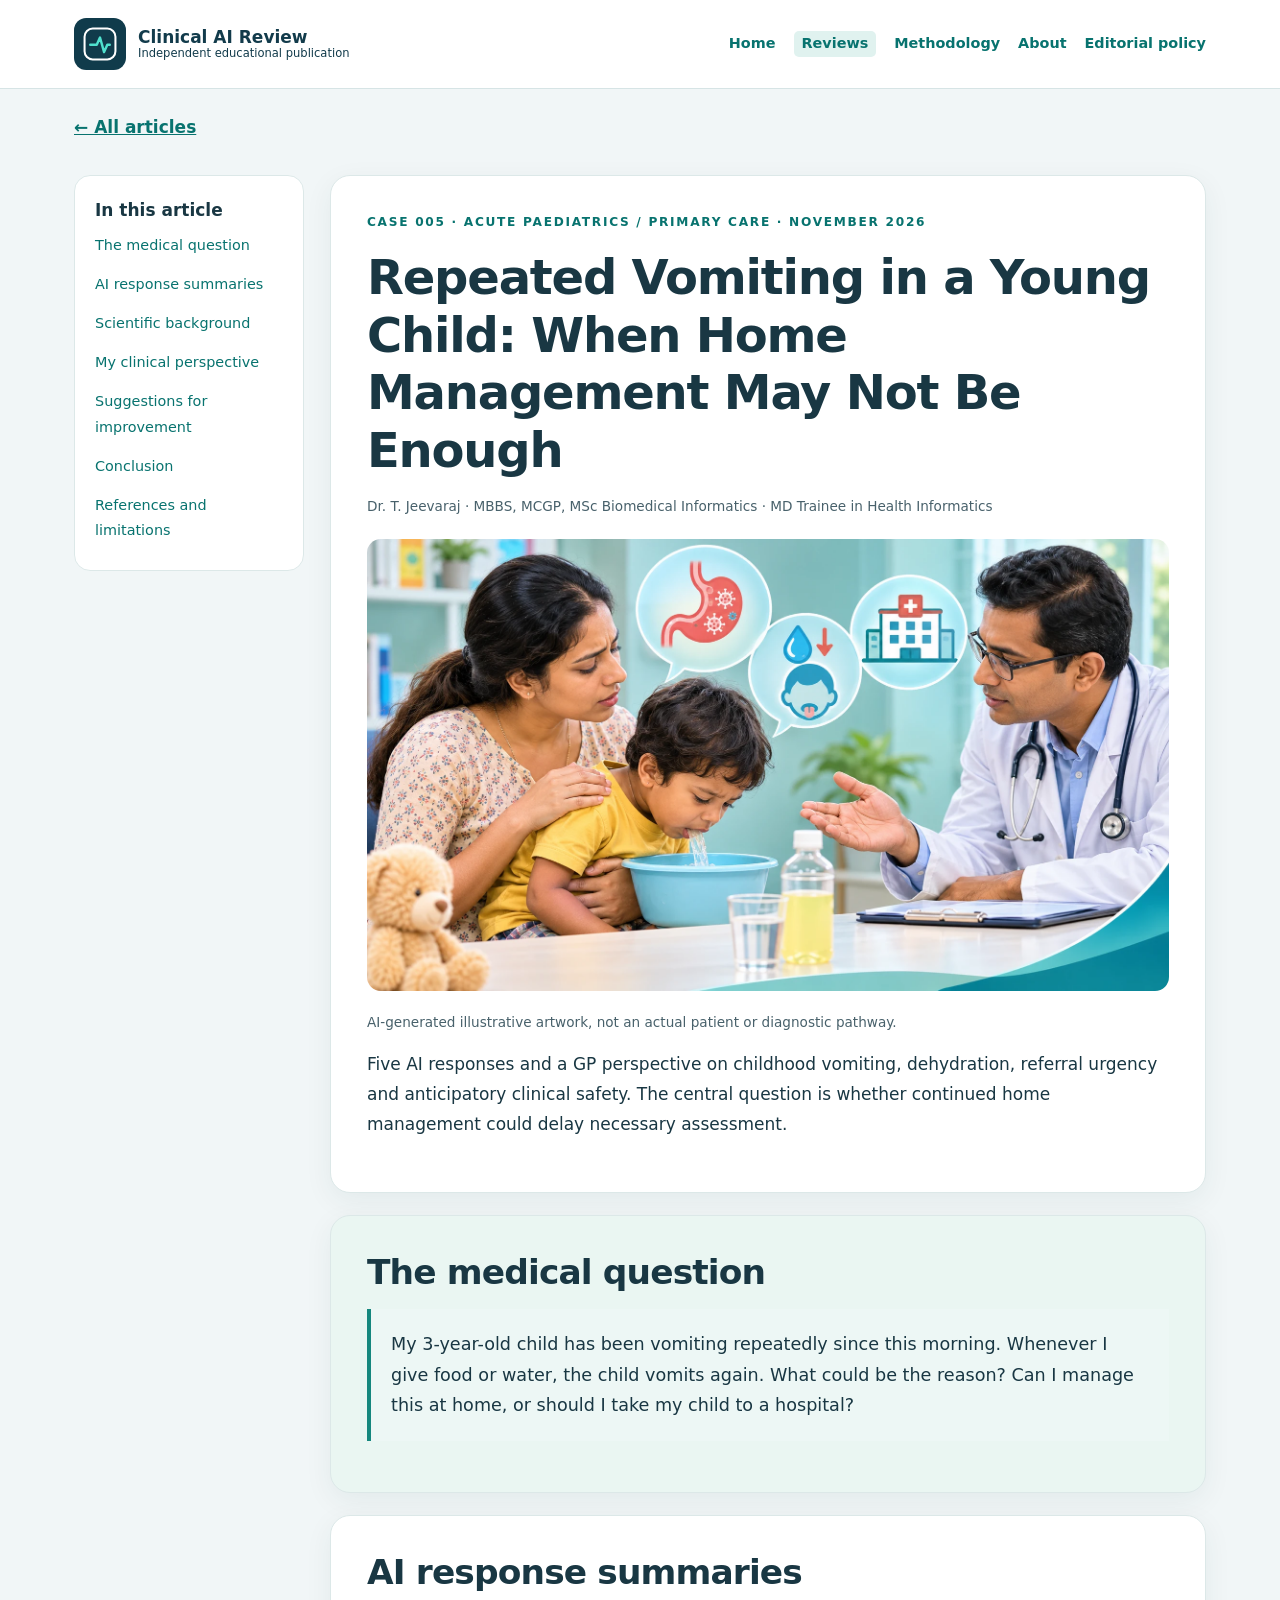
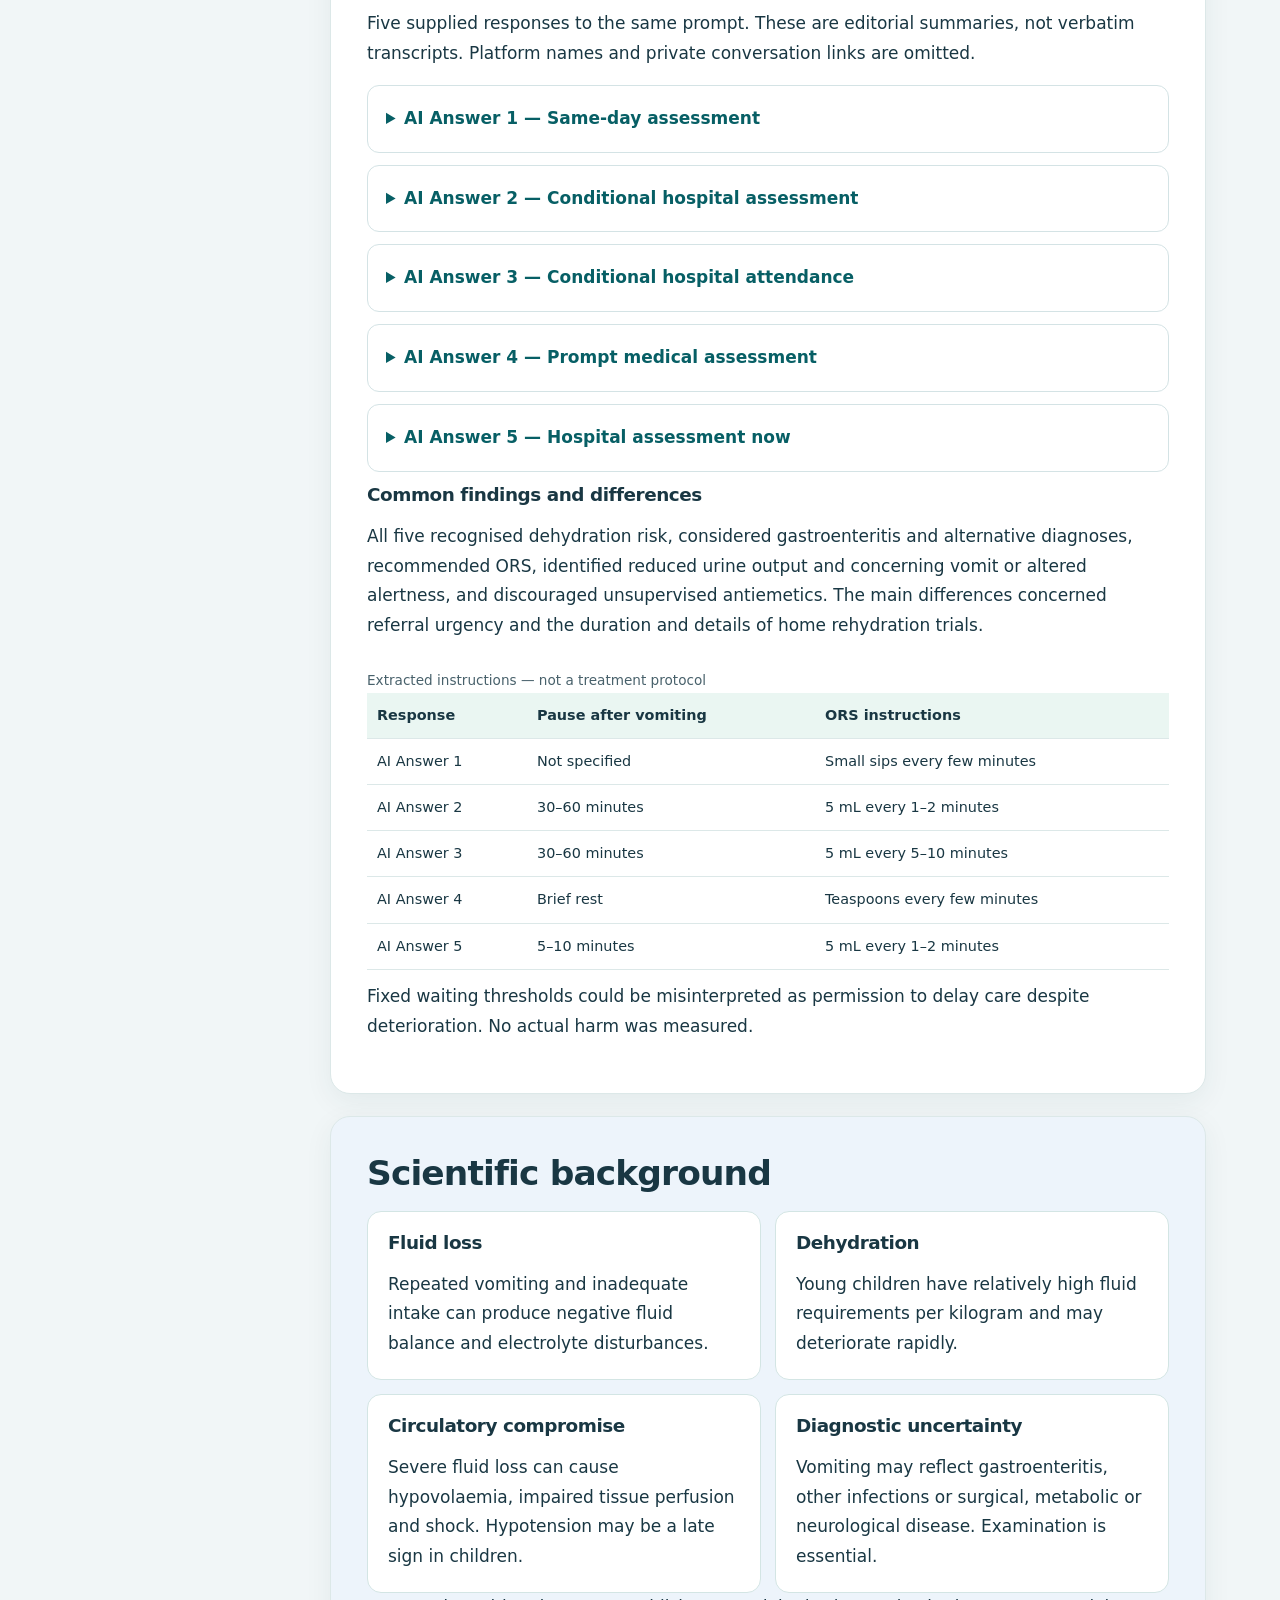
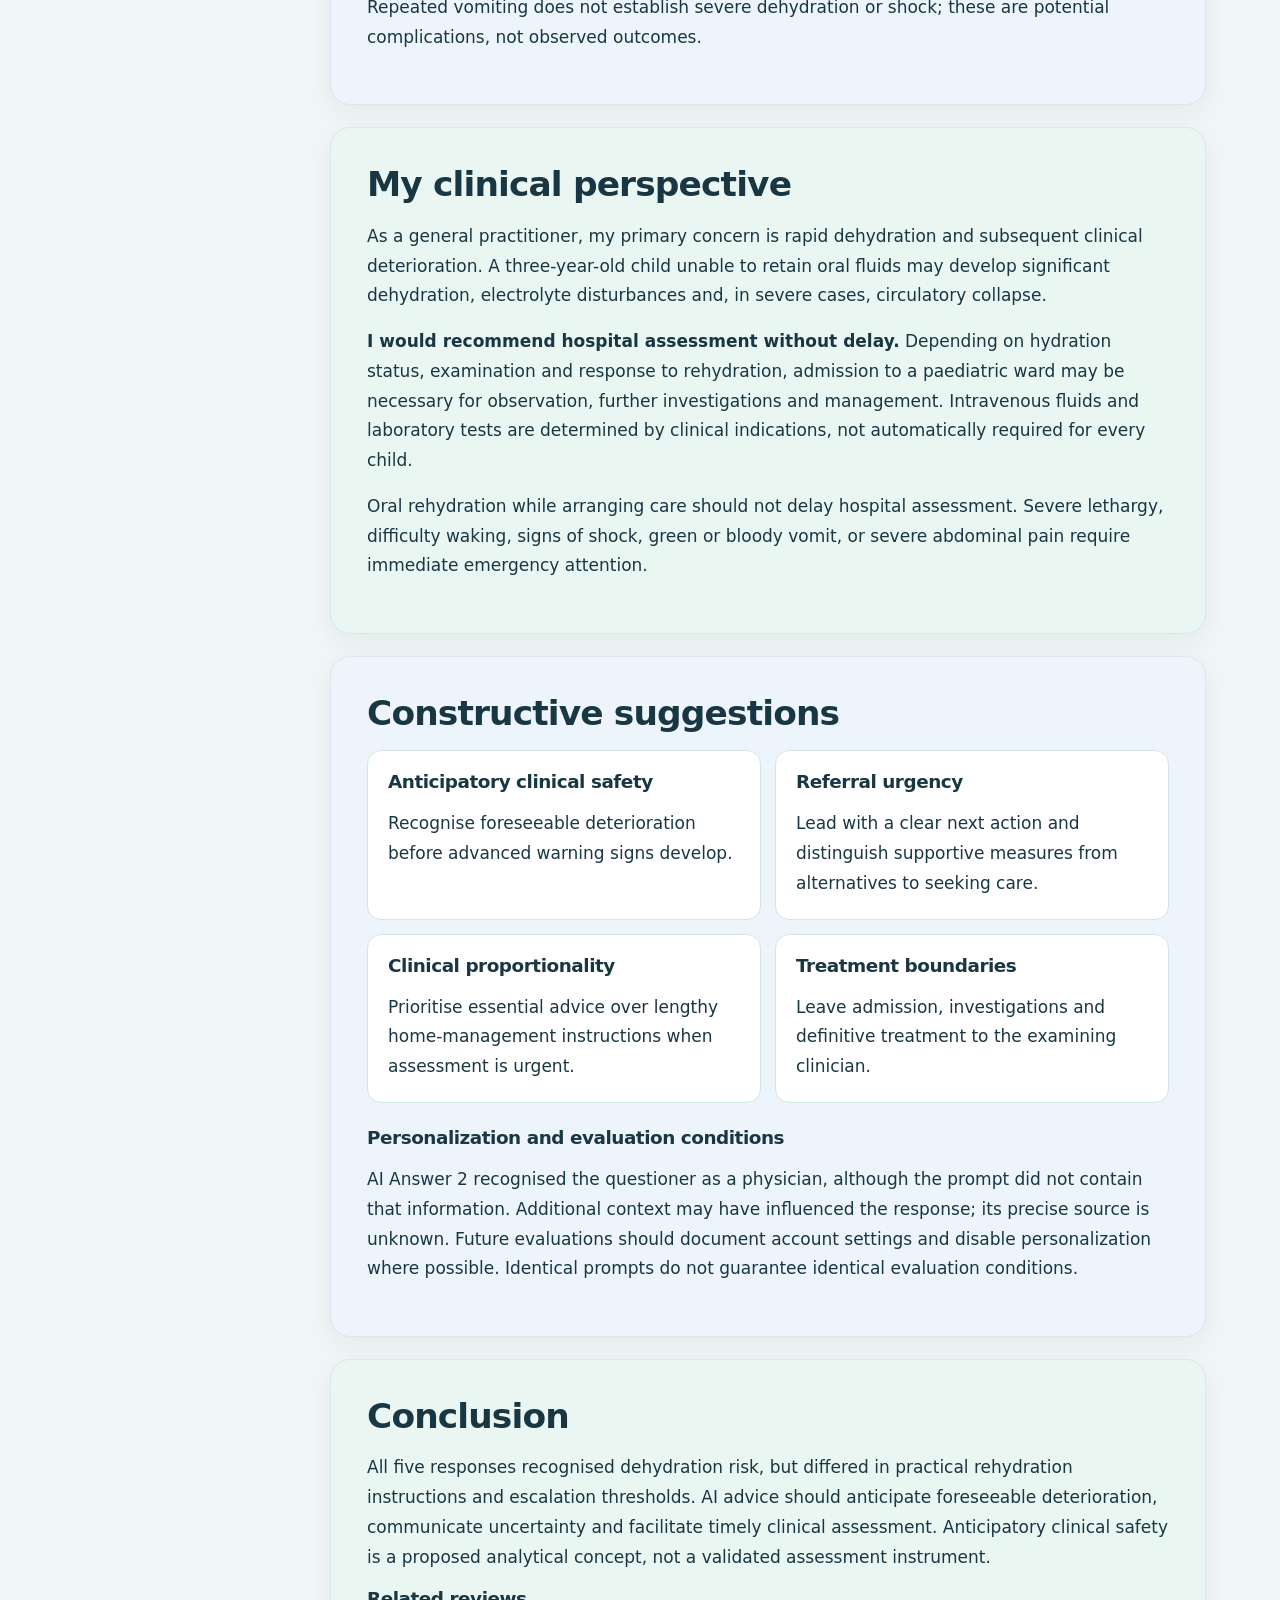
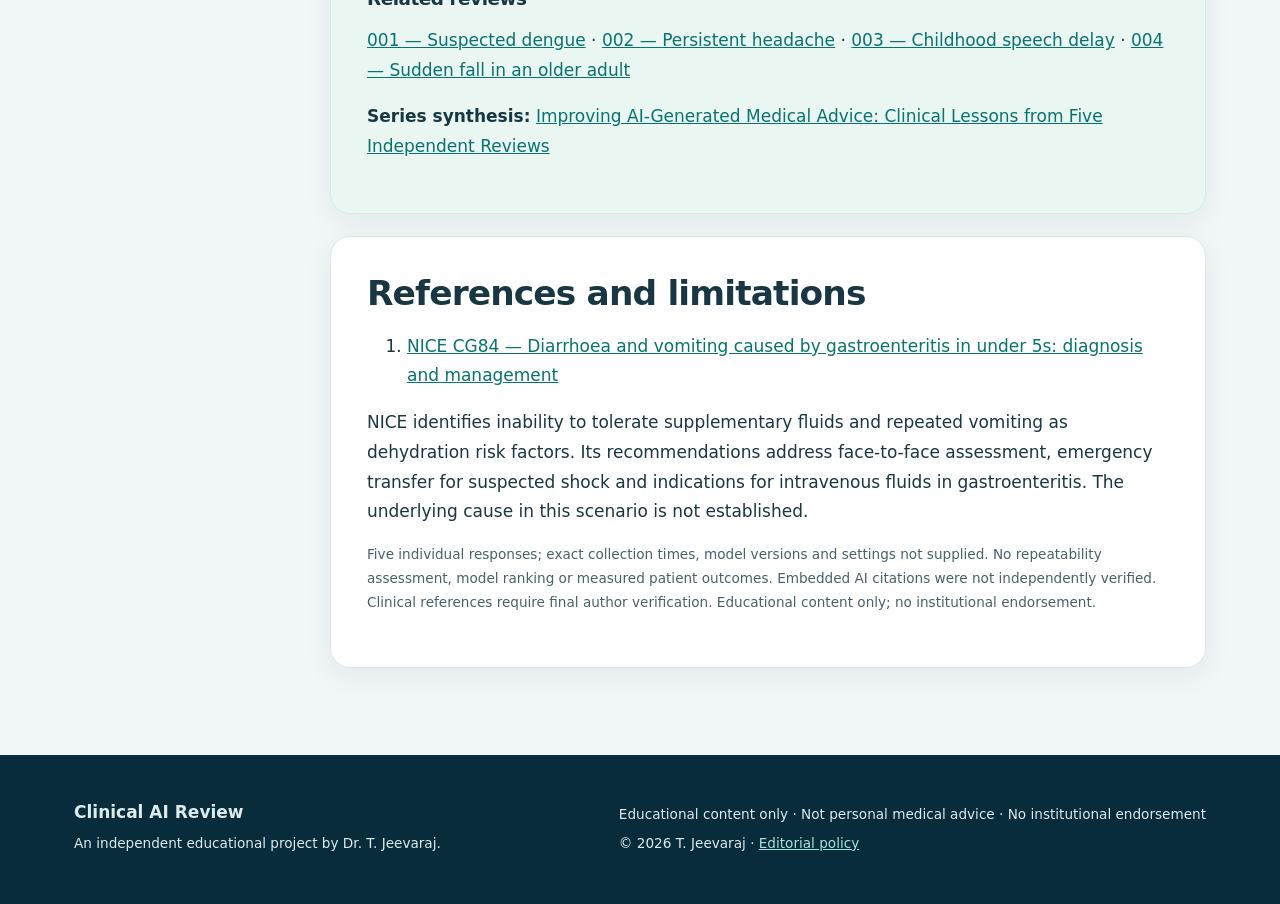
<file: 005.html>
<!DOCTYPE html>

<html lang="en"><head>
<!-- GA4: public pages only; no advertising personalization -->
<meta charset="utf-8"/><meta content="width=device-width, initial-scale=1" name="viewport"/><meta content="#082b3b" name="theme-color"/><meta content="Five AI responses and a GP perspective on childhood vomiting, dehydration, referral urgency and anticipatory clinical safety." name="description"/><title>Repeated Vomiting in a Young Child: When Home Management May Not Be Enough | Clinical AI Review</title><link href="https://drjeevaraj.com/005.html" rel="canonical"/><link href="assets/favicon.svg" rel="icon" type="image/svg+xml"/><meta content="article" property="og:type"/><meta content="Repeated Vomiting in a Young Child: When Home Management May Not Be Enough" property="og:title"/><meta content="Five AI responses and a GP perspective on childhood vomiting, dehydration, referral urgency and anticipatory clinical safety." property="og:description"/><meta content="https://drjeevaraj.com/005.html" property="og:url"/><meta content="https://drjeevaraj.com/assets/005-childhood-vomiting.webp" property="og:image"/><meta content="summary_large_image" name="twitter:card"/><style>*{box-sizing:border-box}html{scroll-behavior:smooth;scroll-padding-top:95px}body{margin:0;font:17px/1.75 system-ui,Segoe UI,Arial,sans-serif;color:#193743;background:#f1f6f7}a{color:#08736f}img{max-width:100%;display:block}h1,h2,h3{line-height:1.2;margin:0 0 16px;letter-spacing:-.025em}h1{font-size:clamp(2.3rem,5vw,4rem)}h2{font-size:clamp(1.5rem,3vw,2.15rem)}h3{font-size:1.15rem}p{margin:0 0 16px}.wrap{max-width:1180px;margin:auto;padding:0 24px}.header{background:white;position:sticky;top:0;z-index:10;border-bottom:1px solid #d6e4e5}.head-inner,.foot-grid{display:flex;align-items:center;justify-content:space-between;gap:24px;padding-block:18px}.brand{display:flex;align-items:center;gap:12px;text-decoration:none;color:#123b4b;font-weight:750;line-height:1.2}.brand small{display:block;font-size:.72rem;font-weight:400}.brand-symbol{background:#103b4b;color:white;border-radius:12px;padding:5px}.nav{display:flex;gap:18px;flex-wrap:wrap}.nav a{text-decoration:none;font-size:.9rem;font-weight:650}.nav [aria-current]{background:#e0f2ef;padding:0 8px;border-radius:5px}.menu-button{display:none}.skip{position:absolute;left:-9999px}.skip:focus{left:10px;top:10px;background:white;z-index:20}.hero{background:linear-gradient(120deg,#082c40,#12545c);color:white;padding:38px 0}.hero-grid{display:grid;grid-template-columns:1fr 1.2fr;gap:35px;align-items:center}.hero img{border-radius:18px;box-shadow:0 15px 35px #001d3955}.kicker{font-size:.76rem;font-weight:800;letter-spacing:.14em;text-transform:uppercase;color:#08736f}.hero .kicker{color:#9ee9df}.layout{display:grid;grid-template-columns:230px minmax(0,1fr);gap:26px;padding-block:32px 65px}.toc{position:sticky;top:105px;align-self:start;background:white;border:1px solid #dce8e8;border-radius:16px;padding:20px}.toc a{display:block;text-decoration:none;padding:7px 0;font-size:.9rem}.card{background:white;border:1px solid #dce8e8;border-radius:20px;padding:clamp(20px,4vw,36px);margin-bottom:22px;box-shadow:0 8px 28px #123b4610}.card.tint{background:#eaf6f2}.card.blue{background:#edf4fb}.meta{font-size:.85rem;color:#48616b}.cover{width:100%;border-radius:14px;margin:20px 0}.grid{display:grid;grid-template-columns:repeat(2,minmax(0,1fr));gap:14px}.tile{padding:20px;border-radius:14px;background:#fff;border:1px solid #d3e5e4}.tile p{margin:0}.icon{display:inline-flex;vertical-align:middle;margin-right:9px;color:#08736f}.icon svg{width:25px;height:25px;fill:none;stroke:currentColor;stroke-width:1.7;stroke-linecap:round;stroke-linejoin:round}blockquote{margin:15px 0;padding:20px;border-left:4px solid #15877e;background:#edf7f5;font-size:1.1rem}details{border:1px solid #d4e3e5;border-radius:12px;margin:12px 0;background:white}summary{cursor:pointer;padding:18px;font-weight:750;color:#075f65}.answer{padding:0 20px 20px;white-space:pre-wrap;overflow-wrap:anywhere;font-size:.96rem}.footer{background:#092c3c;color:#dcebed;padding:25px 0}.footer a{color:#a3e5db}.footer p{font-size:.85rem;margin:5px 0}.contact-mini{display:none}a:focus-visible,summary:focus-visible{outline:3px solid #c28a35;outline-offset:4px}@media(max-width:800px){.hero-grid,.layout{grid-template-columns:1fr}.toc{position:static}.head-inner,.foot-grid{flex-wrap:wrap}.nav{gap:12px}.grid{grid-template-columns:1fr}.header{position:static}}@media print{.header,.toc,.hero,.footer{display:none}.layout{display:block}.card{box-shadow:none;break-inside:auto}body{background:white}}table{border-collapse:collapse;width:100%;font-size:.9rem;margin:12px 0}th,td{padding:10px;text-align:left;border-bottom:1px solid #dce8e8;vertical-align:top}th{background:#eaf6f2}caption{text-align:left;color:#48616b;font-size:.85rem}</style><style id="consistent-brand-logo">.brand .brand-symbol,.brand .brand-mark{display:inline-flex!important;align-items:center!important;justify-content:center!important;width:52px!important;height:52px!important;min-width:52px!important;flex:0 0 52px!important;padding:0!important;background:transparent!important;border:0!important;border-radius:15px!important;box-shadow:none!important}.brand .brand-symbol svg,.brand .brand-mark svg{display:block!important;width:100%!important;height:100%!important;max-width:none!important}@media(max-width:540px){.brand .brand-symbol,.brand .brand-mark{width:42px!important;height:42px!important;min-width:42px!important;flex-basis:42px!important}}</style></head><body><a class="skip" href="#main">Skip to content</a><header class="header"><div class="wrap head-inner"><a class="brand" href="index.html"><span aria-hidden="true" class="brand-symbol"><svg xmlns="http://www.w3.org/2000/svg" width="52" height="52" viewBox="0 0 64 64" aria-hidden="true" focusable="false"><rect width="64" height="64" rx="15" fill="#103b4b"/><rect x="13" y="13" width="38" height="38" rx="10" fill="none" stroke="#fff" stroke-width="2.5"/><path d="M20 33h8l4-9 5 18 4-9h3" fill="none" stroke="#50e1ce" stroke-width="3" stroke-linecap="round" stroke-linejoin="round"/></svg></span><span>Clinical <b>AI Review</b><small>Independent educational publication</small></span></a><nav aria-label="Main navigation" class="nav" id="nav"><a href="index.html">Home</a><a aria-current="page" href="reviews.html">Reviews</a><a href="methodology.html">Methodology</a><a href="about.html">About</a><a href="editorial-policy.html">Editorial policy</a></nav></div></header><main id="main"><div class="wrap" style="padding-top:24px"><a href="reviews.html" style="color:#08736f;font-weight:700">← All articles</a></div><div class="wrap layout"><aside aria-label="Article contents" class="toc"><strong>In this article</strong><a href="#scenario">The medical question</a><a href="#answers">AI response summaries</a><a href="#science">Scientific background</a><a href="#perspective">My clinical perspective</a><a href="#suggestions">Suggestions for improvement</a><a href="#conclusion">Conclusion</a><a href="#references">References and limitations</a></aside><article><section class="card"><p class="kicker">Case 005 · Acute paediatrics / Primary care · November 2026</p><h1 style="font-size:clamp(2rem,4vw,3rem)">Repeated Vomiting in a Young Child: When Home Management May Not Be Enough</h1><p class="meta">Dr. T. Jeevaraj · MBBS, MCGP, MSc Biomedical Informatics · MD Trainee in Health Informatics</p><img alt="Illustrative scene of a mother supporting a vomiting young child during a medical consultation" class="cover" src="assets/005-childhood-vomiting.webp"/><p class="meta">AI-generated illustrative artwork, not an actual patient or diagnostic pathway.</p><p>Five AI responses and a GP perspective on childhood vomiting, dehydration, referral urgency and anticipatory clinical safety. The central question is whether continued home management could delay necessary assessment.</p></section>
<section class="card tint" id="scenario"><h2>The medical question</h2><blockquote>My 3-year-old child has been vomiting repeatedly since this morning. Whenever I give food or water, the child vomits again. What could be the reason? Can I manage this at home, or should I take my child to a hospital?</blockquote></section>
<section class="card" id="answers"><h2>AI response summaries</h2><p>Five supplied responses to the same prompt. These are editorial summaries, not verbatim transcripts. Platform names and private conversation links are omitted.</p><details><summary>AI Answer 1 — Same-day assessment</summary><div class="answer">Recognises dehydration, possible gastroenteritis and other causes. Suggests a short trial of small frequent ORS sips, with same-day assessment advisable and escalation for fluid intolerance or warning signs.</div></details><details><summary>AI Answer 2 — Conditional hospital assessment</summary><div class="answer">Suggests a structured ORS trial if no red flags, waiting 30–60 minutes after vomiting and giving 5 mL every 1–2 minutes. Recommends hospital if the trial fails or concerning signs occur; mentions 6–8 hours without retained fluids. Explicitly identifies the questioner as a physician despite this not being in the prompt.</div></details><details><summary>AI Answer 3 — Conditional hospital attendance</summary><div class="answer">Suggests waiting 30–60 minutes and giving 5 mL ORS every 5–10 minutes. Recommends urgent attention for persistent intolerance despite tiny sips over several hours or other warning signs.</div></details><details><summary>AI Answer 4 — Prompt medical assessment</summary><div class="answer">Recommends prompt assessment and explicitly advises not waiting if fluids will not stay down. Offers small frequent ORS sips while arranging care, with emergency escalation for severe symptoms.</div></details><details><summary>AI Answer 5 — Hospital assessment now</summary><div class="answer">Recommends hospital attendance now, with ORS while arranging care. Suggests a 5–10 minute pause after vomiting and 5 mL every 1–2 minutes, explicitly advising against delaying transport.</div></details><h3>Common findings and differences</h3><p>All five recognised dehydration risk, considered gastroenteritis and alternative diagnoses, recommended ORS, identified reduced urine output and concerning vomit or altered alertness, and discouraged unsupervised antiemetics. The main differences concerned referral urgency and the duration and details of home rehydration trials.</p><div style="overflow-x:auto"><table><caption>Extracted instructions — not a treatment protocol</caption><thead><tr><th>Response</th><th>Pause after vomiting</th><th>ORS instructions</th></tr></thead><tbody><tr><td>AI Answer 1</td><td>Not specified</td><td>Small sips every few minutes</td></tr><tr><td>AI Answer 2</td><td>30–60 minutes</td><td>5 mL every 1–2 minutes</td></tr><tr><td>AI Answer 3</td><td>30–60 minutes</td><td>5 mL every 5–10 minutes</td></tr><tr><td>AI Answer 4</td><td>Brief rest</td><td>Teaspoons every few minutes</td></tr><tr><td>AI Answer 5</td><td>5–10 minutes</td><td>5 mL every 1–2 minutes</td></tr></tbody></table></div><p>Fixed waiting thresholds could be misinterpreted as permission to delay care despite deterioration. No actual harm was measured.</p></section>
<section class="card blue" id="science"><h2>Scientific background</h2><div class="grid"><div class="tile"><h3>Fluid loss</h3><p>Repeated vomiting and inadequate intake can produce negative fluid balance and electrolyte disturbances.</p></div><div class="tile"><h3>Dehydration</h3><p>Young children have relatively high fluid requirements per kilogram and may deteriorate rapidly.</p></div><div class="tile"><h3>Circulatory compromise</h3><p>Severe fluid loss can cause hypovolaemia, impaired tissue perfusion and shock. Hypotension may be a late sign in children.</p></div><div class="tile"><h3>Diagnostic uncertainty</h3><p>Vomiting may reflect gastroenteritis, other infections or surgical, metabolic or neurological disease. Examination is essential.</p></div></div><p>Repeated vomiting does not establish severe dehydration or shock; these are potential complications, not observed outcomes.</p></section>
<section class="card tint" id="perspective"><h2>My clinical perspective</h2><p>As a general practitioner, my primary concern is rapid dehydration and subsequent clinical deterioration. A three-year-old child unable to retain oral fluids may develop significant dehydration, electrolyte disturbances and, in severe cases, circulatory collapse.</p><p><strong>I would recommend hospital assessment without delay.</strong> Depending on hydration status, examination and response to rehydration, admission to a paediatric ward may be necessary for observation, further investigations and management. Intravenous fluids and laboratory tests are determined by clinical indications, not automatically required for every child.</p><p>Oral rehydration while arranging care should not delay hospital assessment. Severe lethargy, difficulty waking, signs of shock, green or bloody vomit, or severe abdominal pain require immediate emergency attention.</p></section>
<section class="card blue" id="suggestions"><h2>Constructive suggestions</h2><div class="grid"><div class="tile"><h3>Anticipatory clinical safety</h3><p>Recognise foreseeable deterioration before advanced warning signs develop.</p></div><div class="tile"><h3>Referral urgency</h3><p>Lead with a clear next action and distinguish supportive measures from alternatives to seeking care.</p></div><div class="tile"><h3>Clinical proportionality</h3><p>Prioritise essential advice over lengthy home-management instructions when assessment is urgent.</p></div><div class="tile"><h3>Treatment boundaries</h3><p>Leave admission, investigations and definitive treatment to the examining clinician.</p></div></div><h3 style="margin-top:24px">Personalization and evaluation conditions</h3><p>AI Answer 2 recognised the questioner as a physician, although the prompt did not contain that information. Additional context may have influenced the response; its precise source is unknown. Future evaluations should document account settings and disable personalization where possible. Identical prompts do not guarantee identical evaluation conditions.</p></section>
<section class="card tint" id="conclusion"><h2>Conclusion</h2><p>All five responses recognised dehydration risk, but differed in practical rehydration instructions and escalation thresholds. AI advice should anticipate foreseeable deterioration, communicate uncertainty and facilitate timely clinical assessment. Anticipatory clinical safety is a proposed analytical concept, not a validated assessment instrument.</p><h3>Related reviews</h3><p><a href="001.html">001 — Suspected dengue</a> · <a href="002.html">002 — Persistent headache</a> · <a href="003.html">003 — Childhood speech delay</a> · <a href="004.html">004 — Sudden fall in an older adult</a></p><p><strong>Series synthesis:</strong> <a href="006.html">Improving AI-Generated Medical Advice: Clinical Lessons from Five Independent Reviews</a></p></section>
<section class="card" id="references"><h2>References and limitations</h2><ol><li><a href="https://www.nice.org.uk/guidance/cg84/chapter/Recommendations">NICE CG84 — Diarrhoea and vomiting caused by gastroenteritis in under 5s: diagnosis and management</a></li></ol><p>NICE identifies inability to tolerate supplementary fluids and repeated vomiting as dehydration risk factors. Its recommendations address face-to-face assessment, emergency transfer for suspected shock and indications for intravenous fluids in gastroenteritis. The underlying cause in this scenario is not established.</p><p class="meta">Five individual responses; exact collection times, model versions and settings not supplied. No repeatability assessment, model ranking or measured patient outcomes. Embedded AI citations were not independently verified. Clinical references require final author verification. Educational content only; no institutional endorsement.</p></section></article></div></main><footer class="footer"><div class="wrap foot-grid"><div><strong>Clinical AI Review</strong><p>An independent educational project by Dr. T. Jeevaraj.</p></div><div><p>Educational content only · Not personal medical advice · No institutional endorsement</p><p>© 2026 T. Jeevaraj · <a href="editorial-policy.html">Editorial policy</a></p></div></div></footer></body></html>
</file>
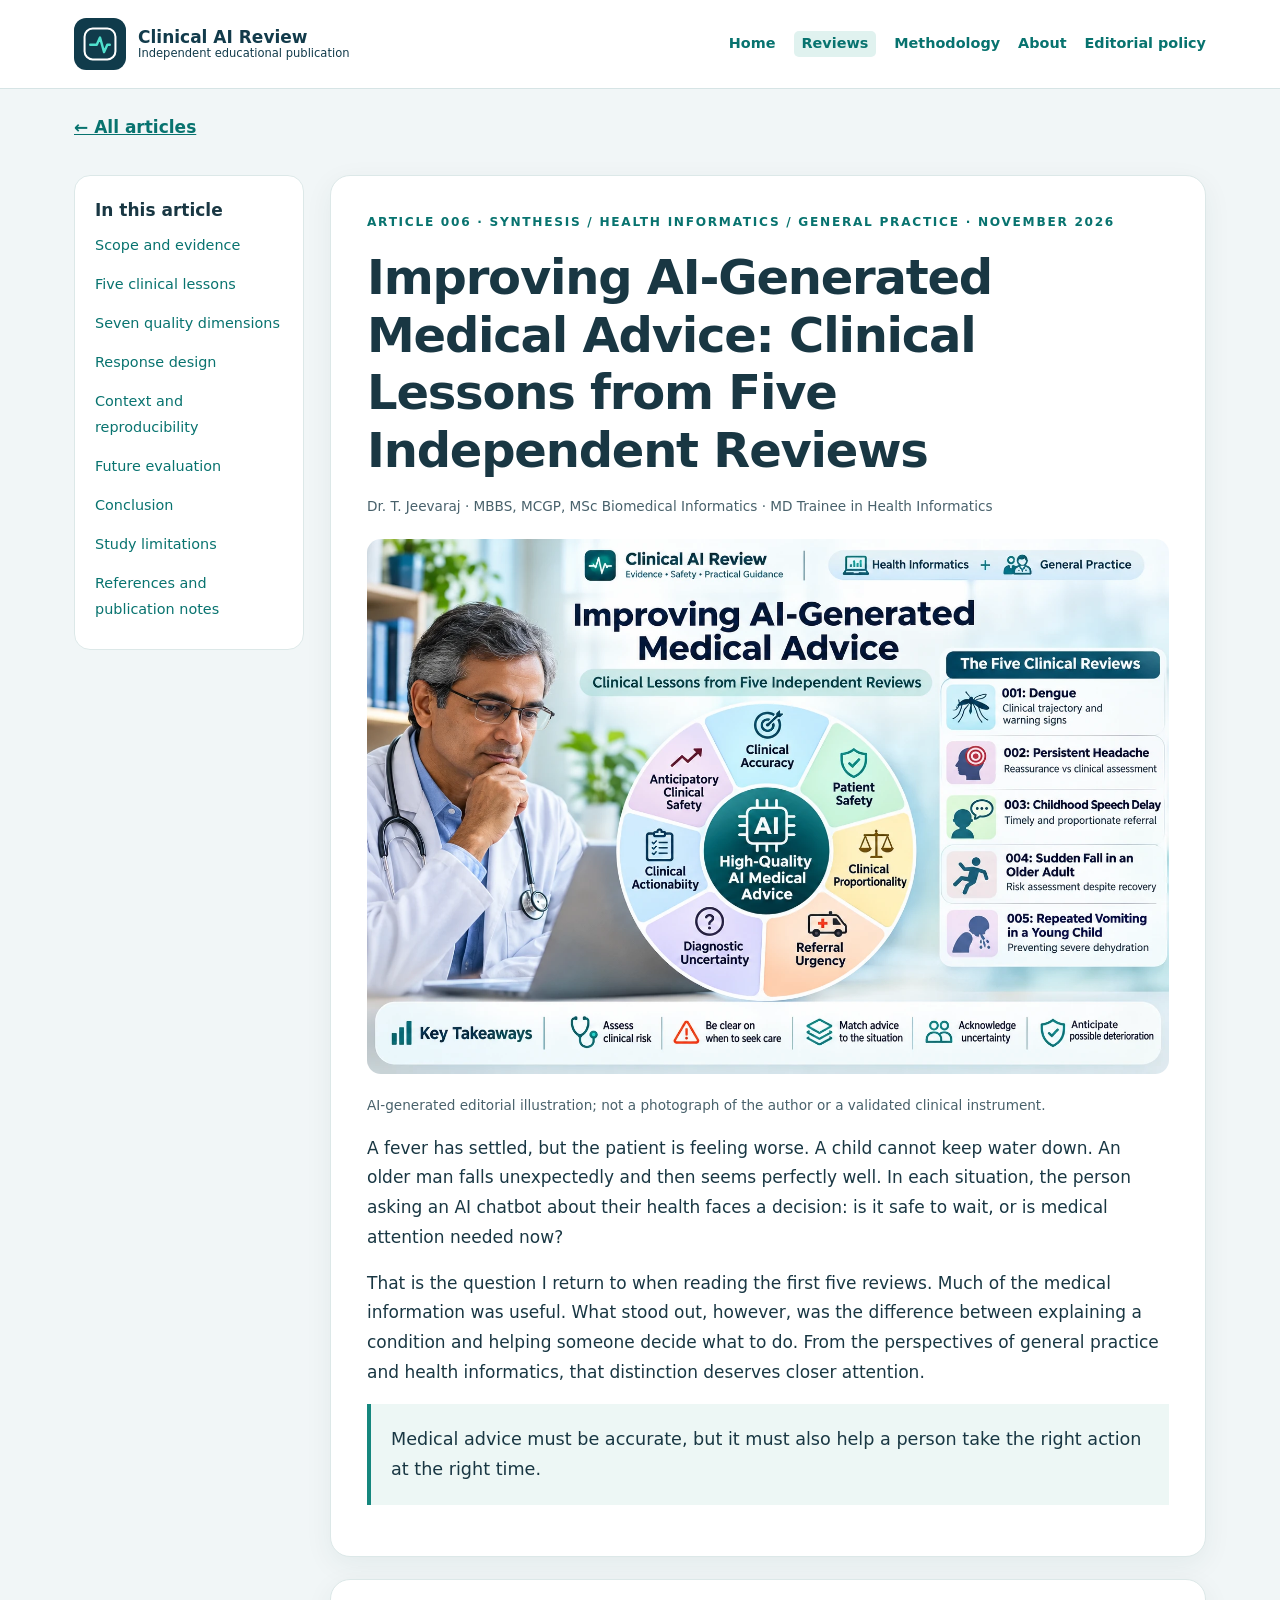
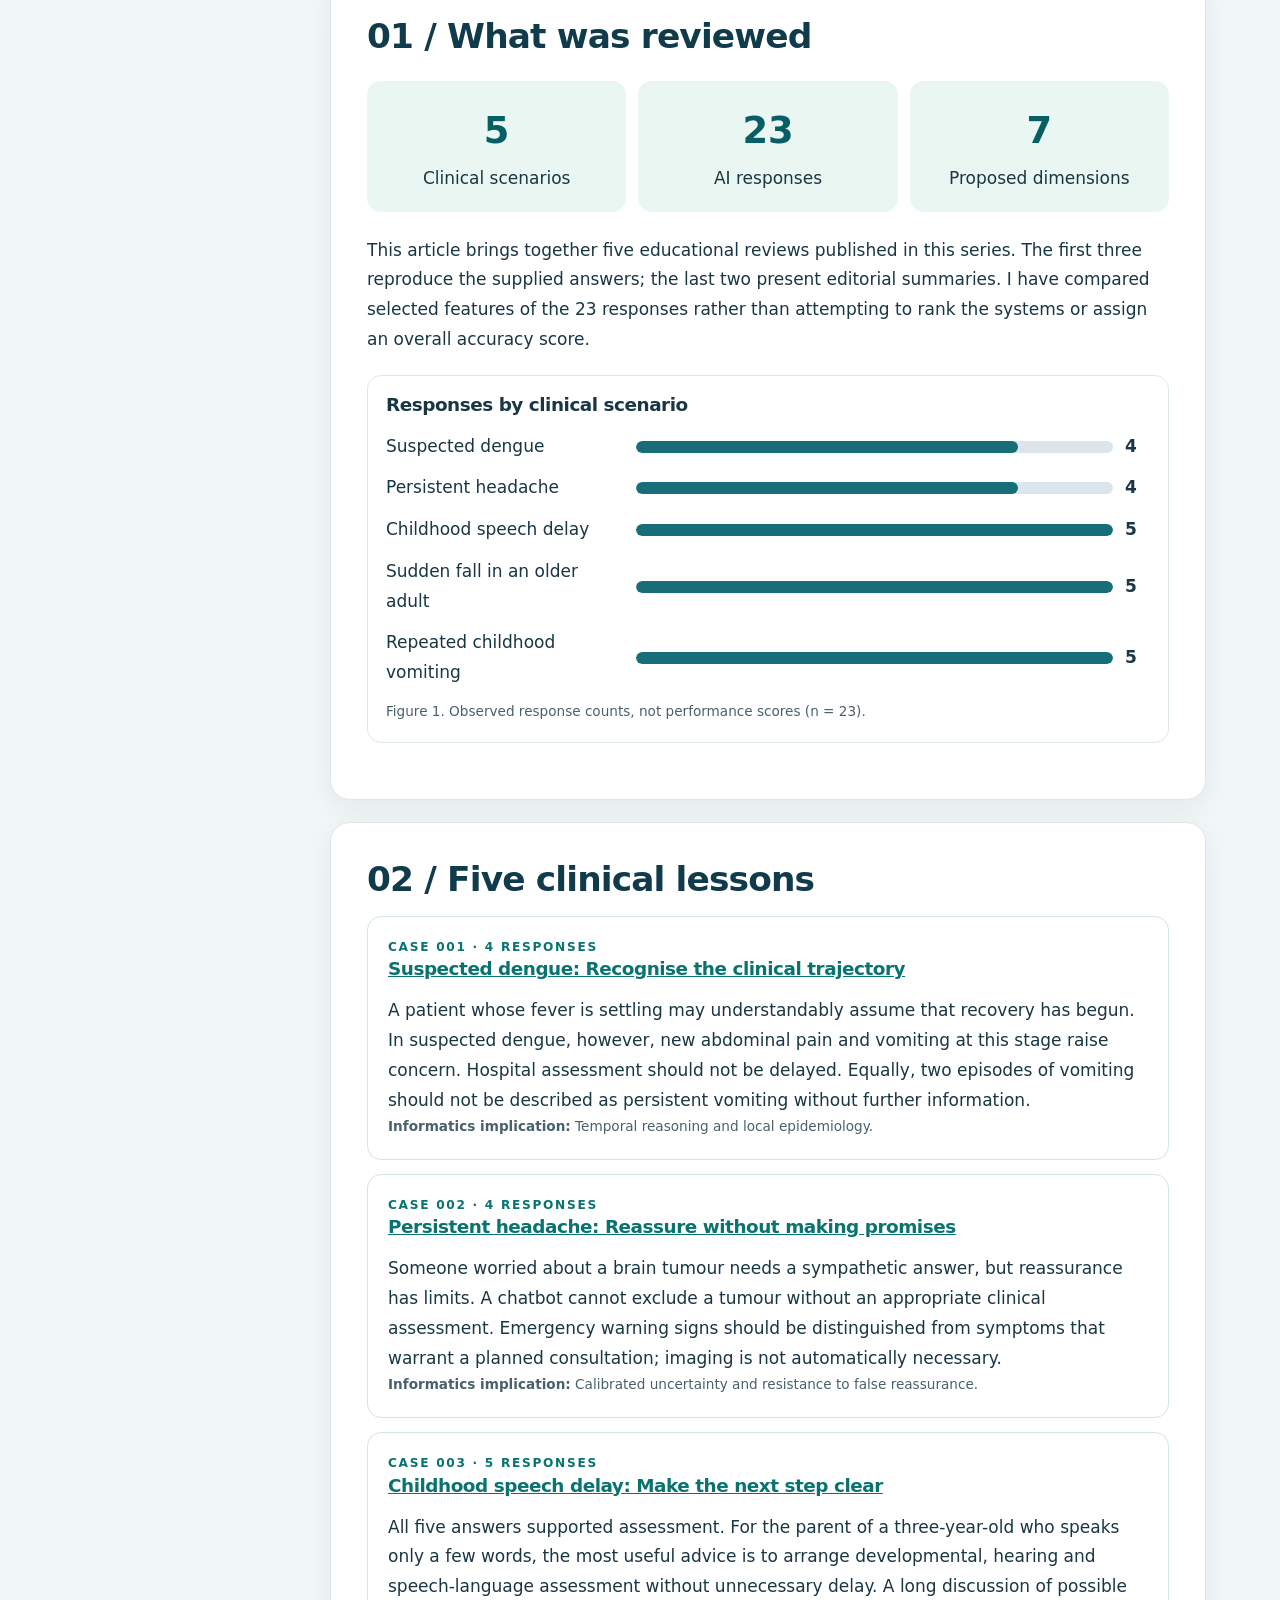
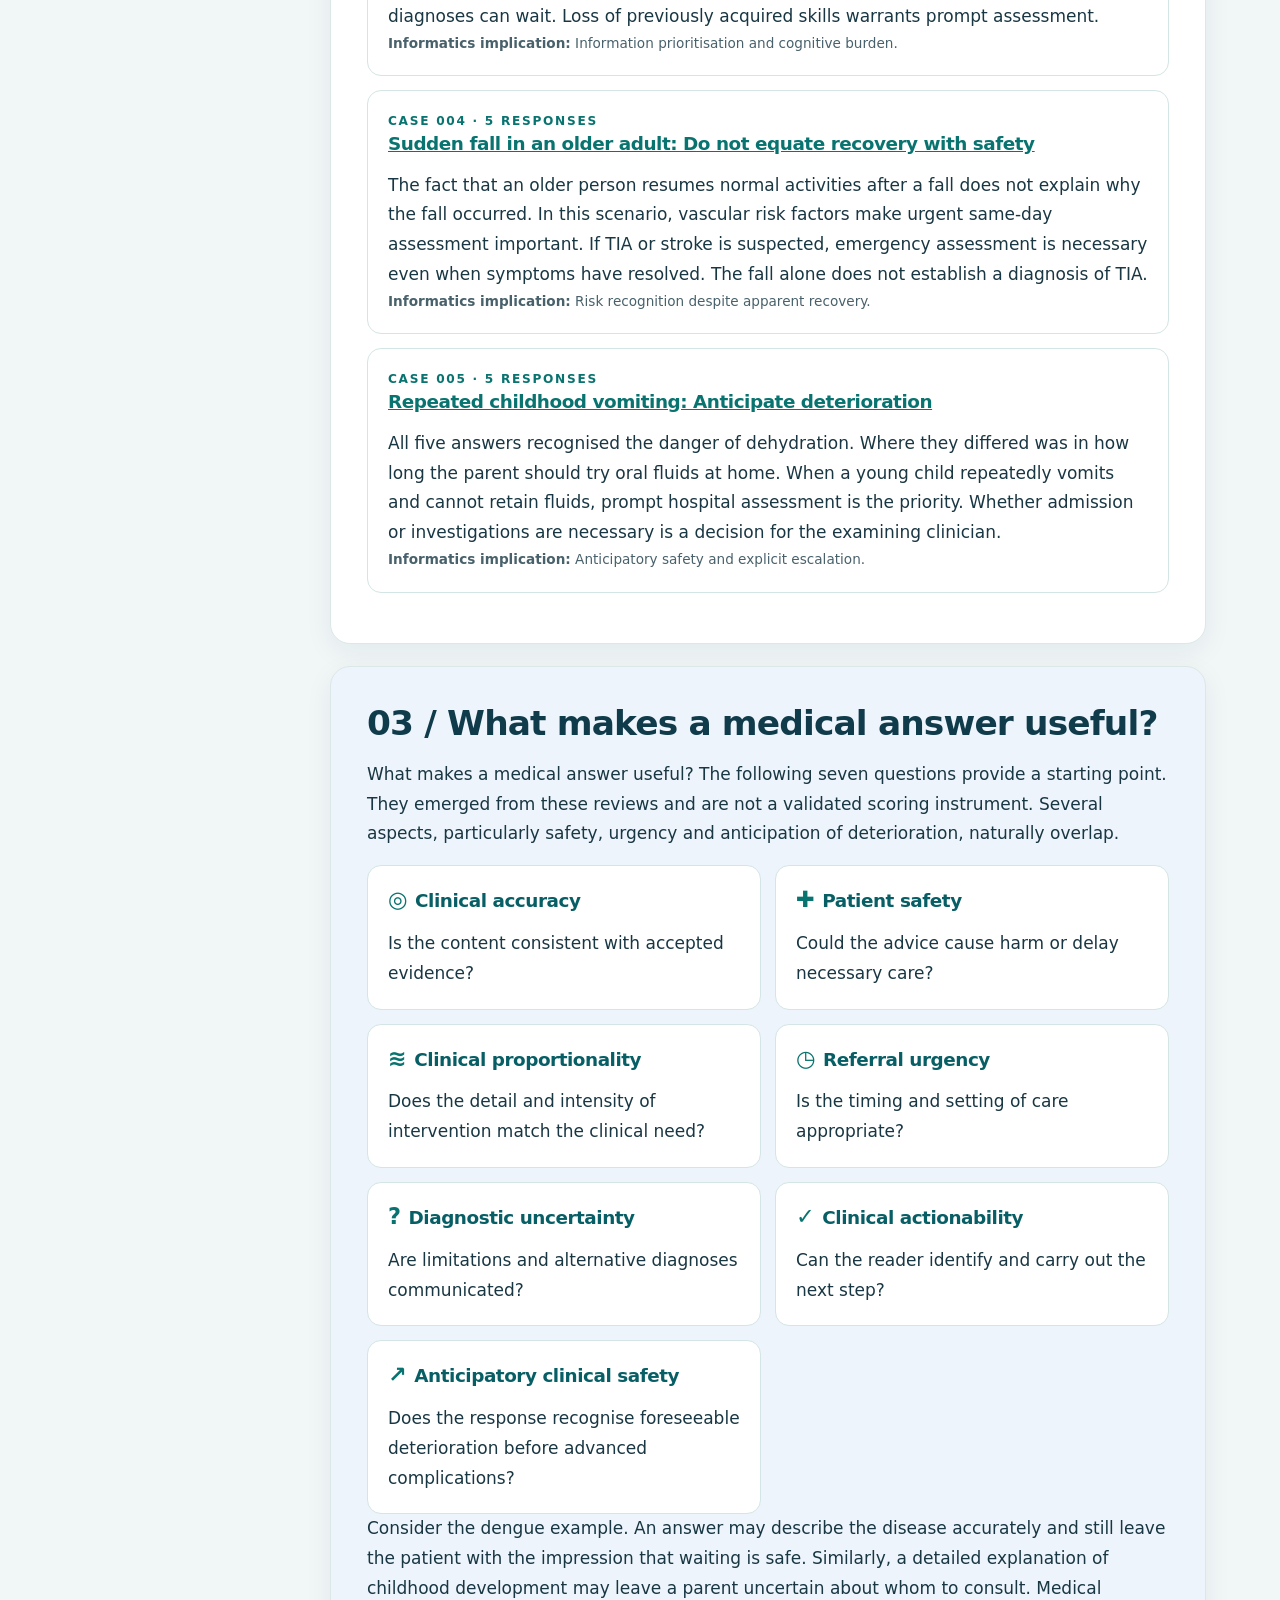
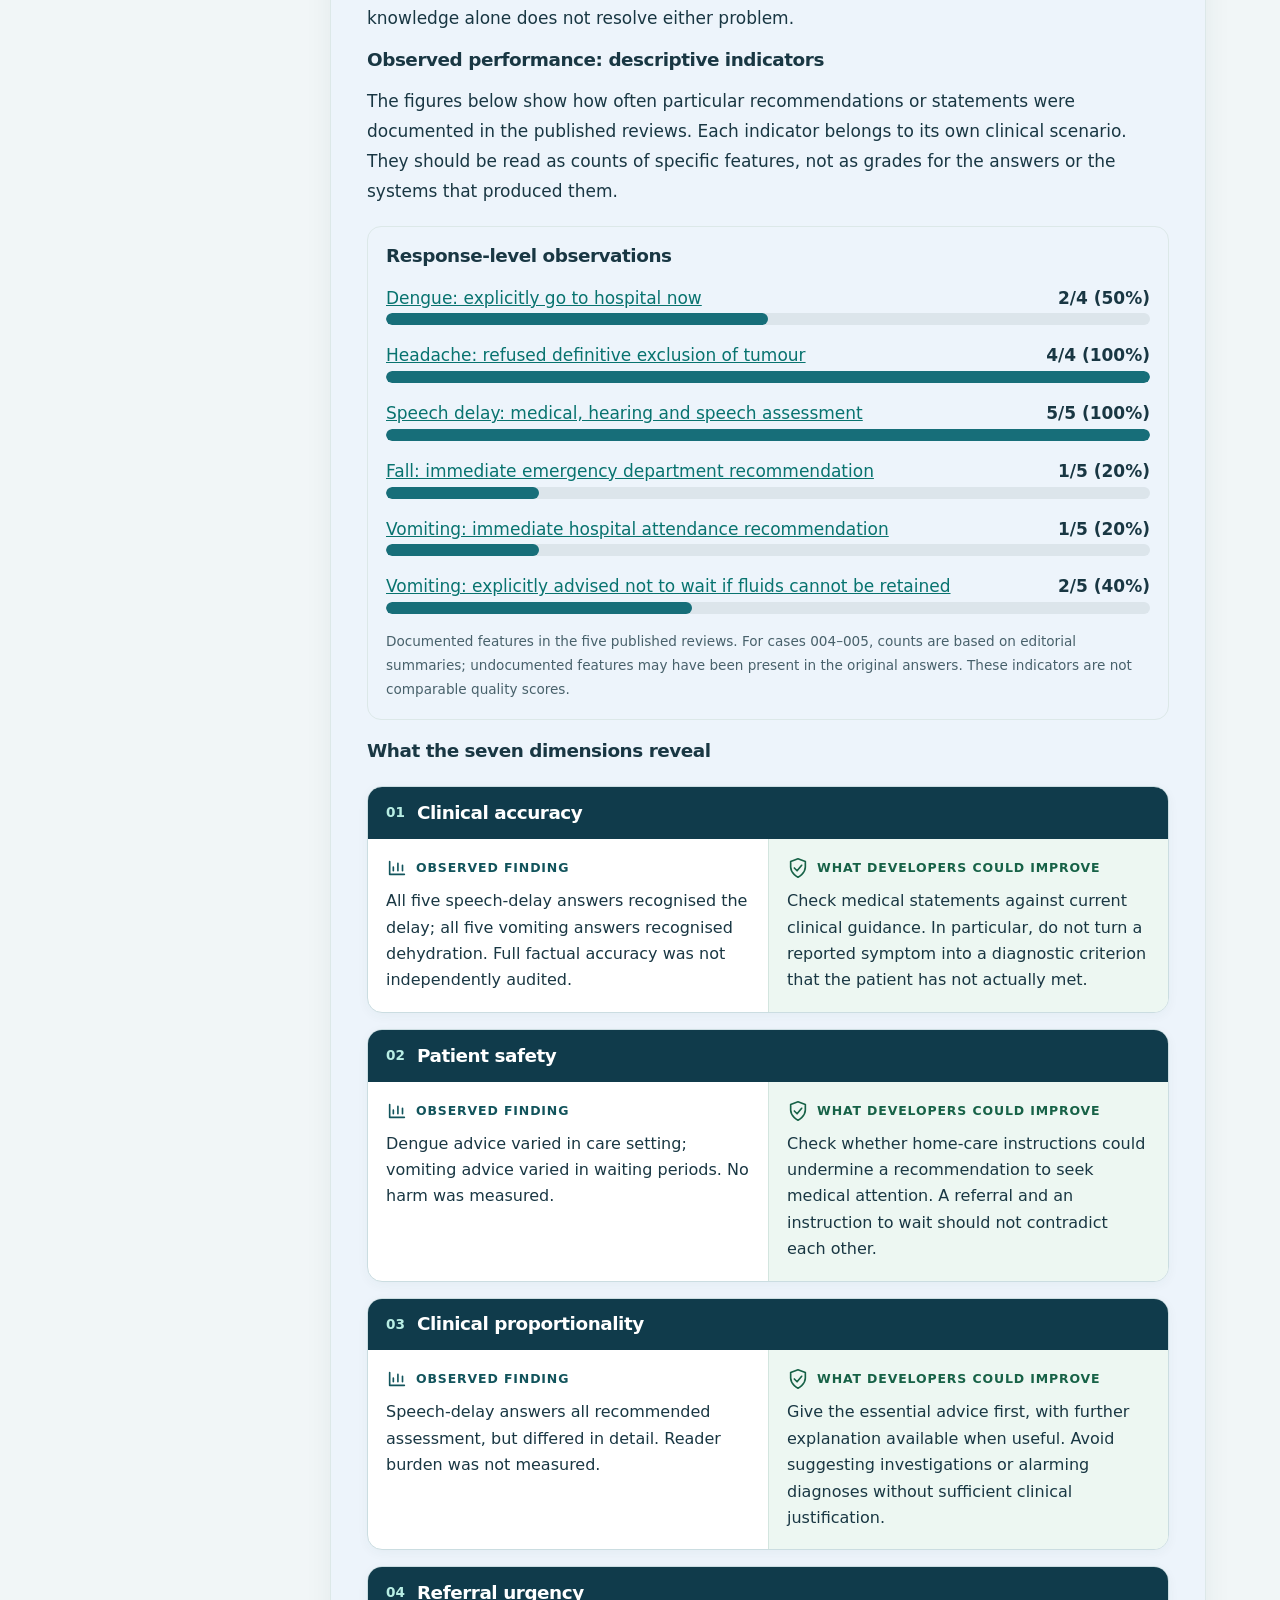
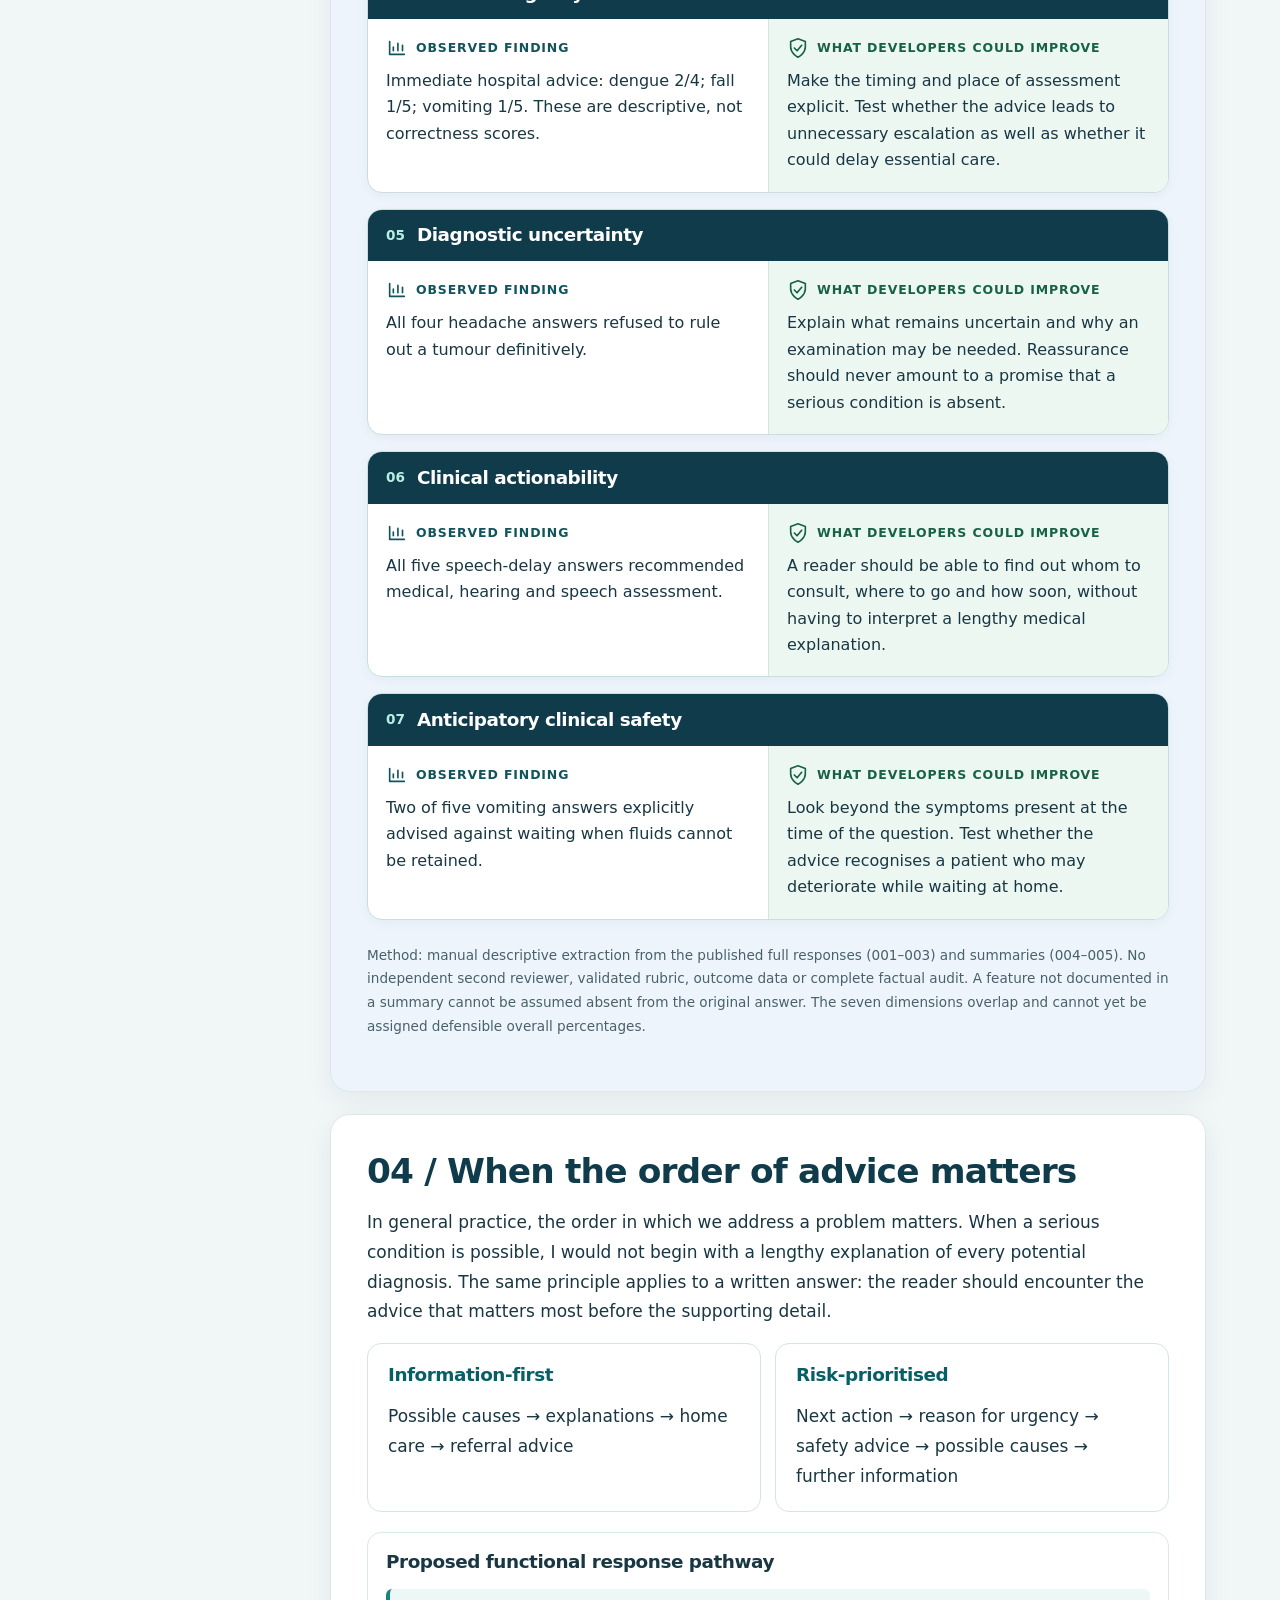
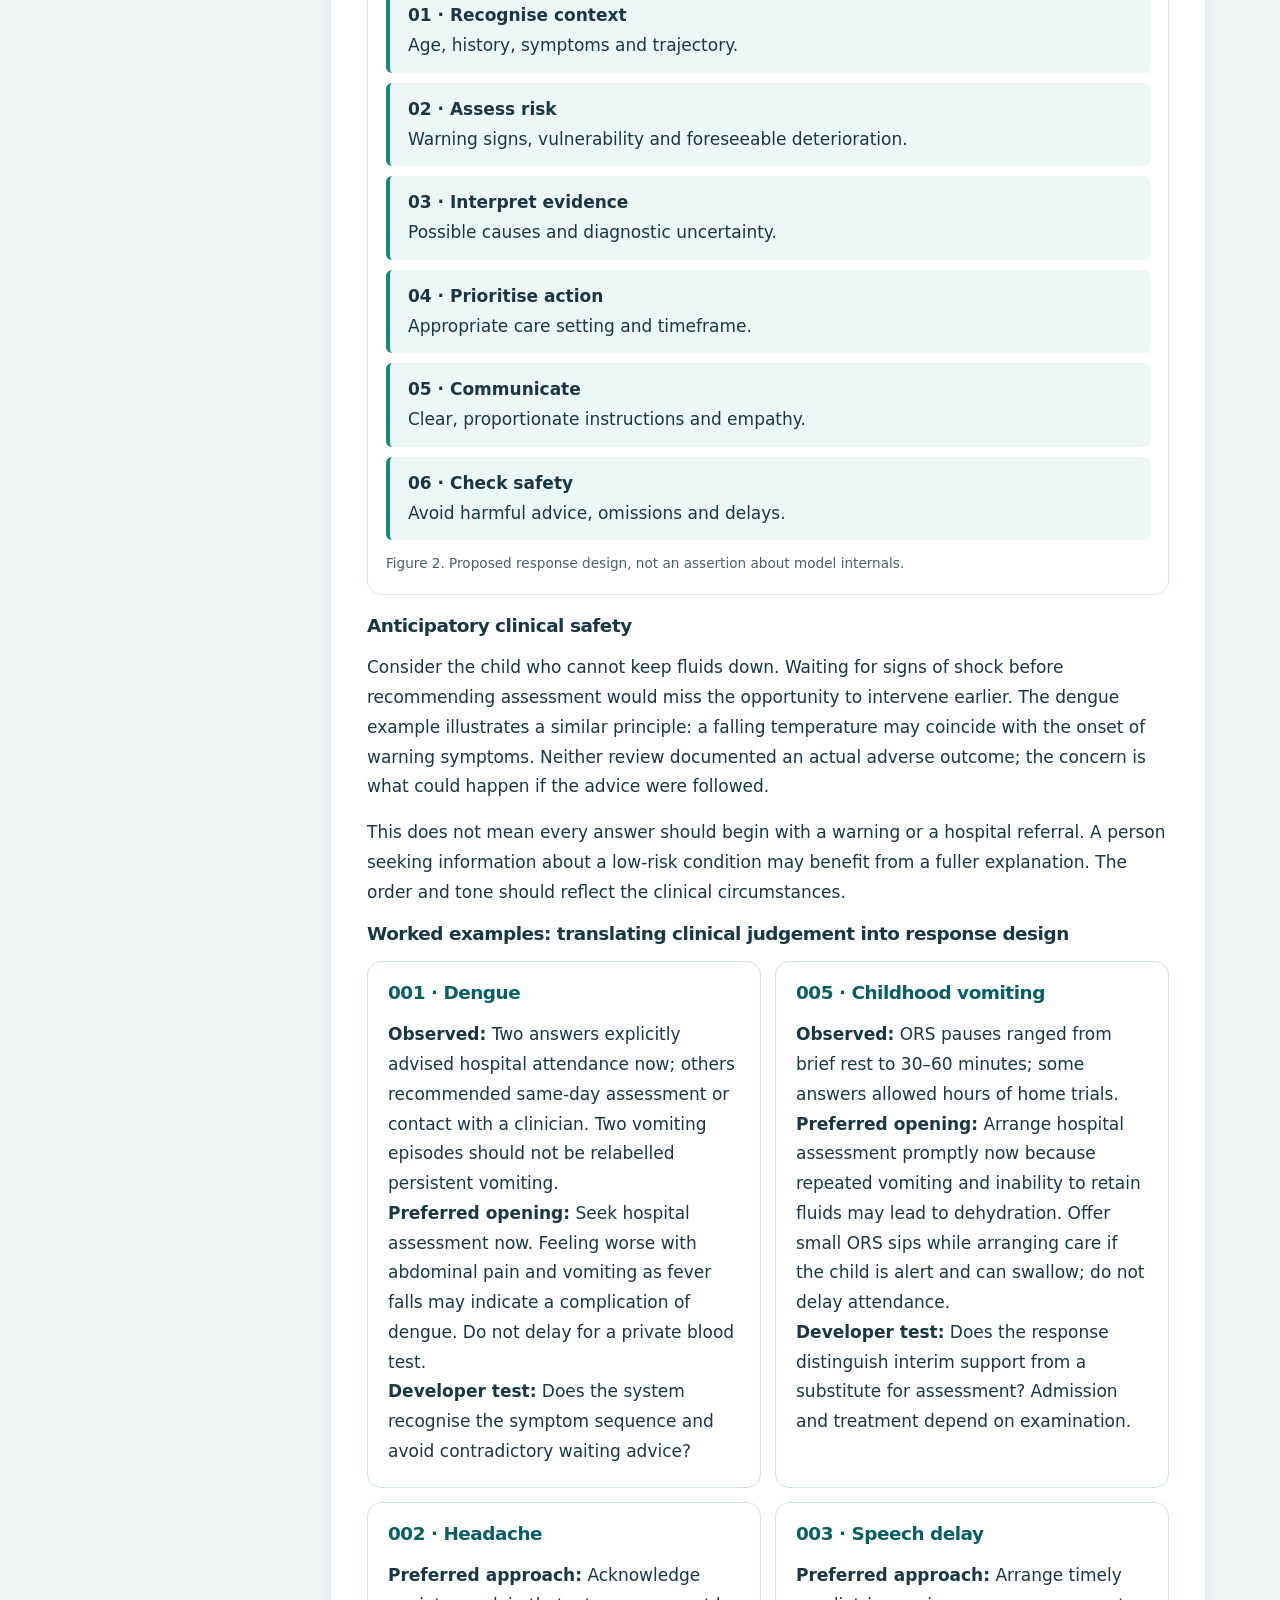
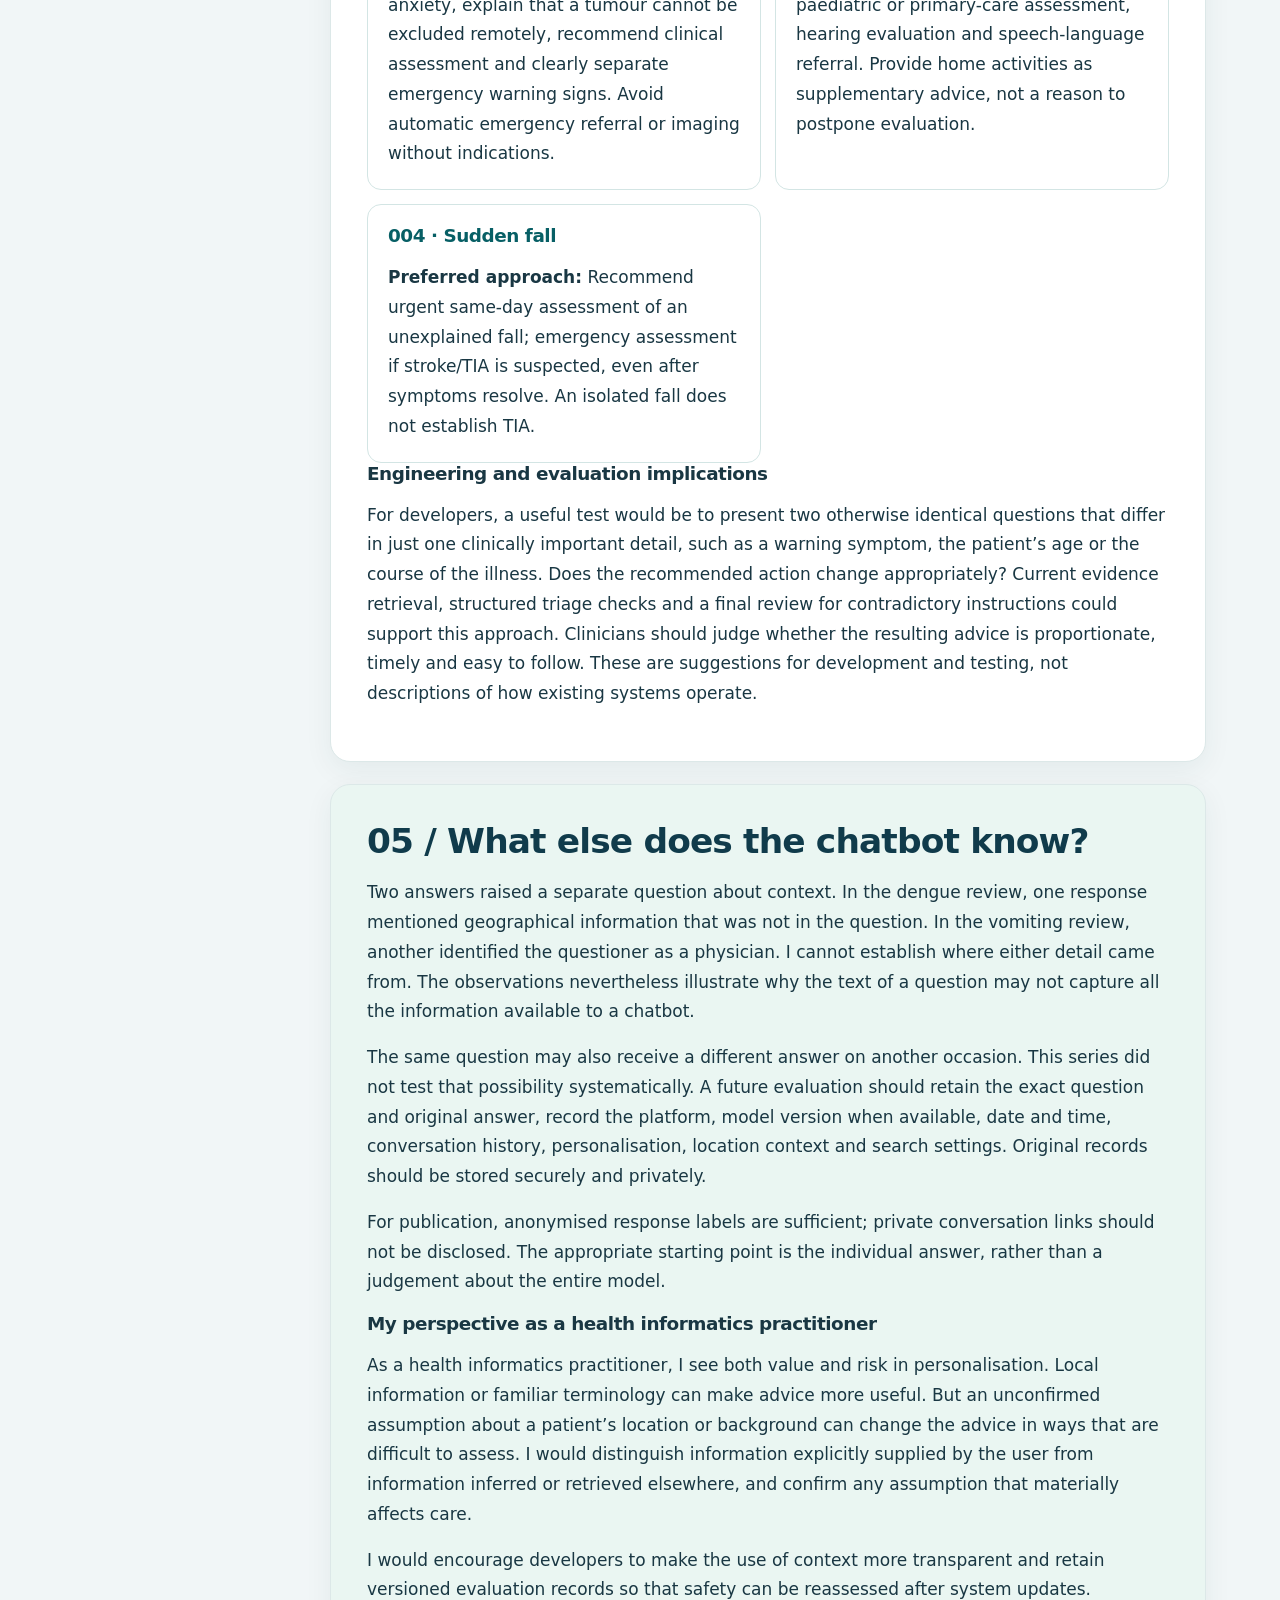
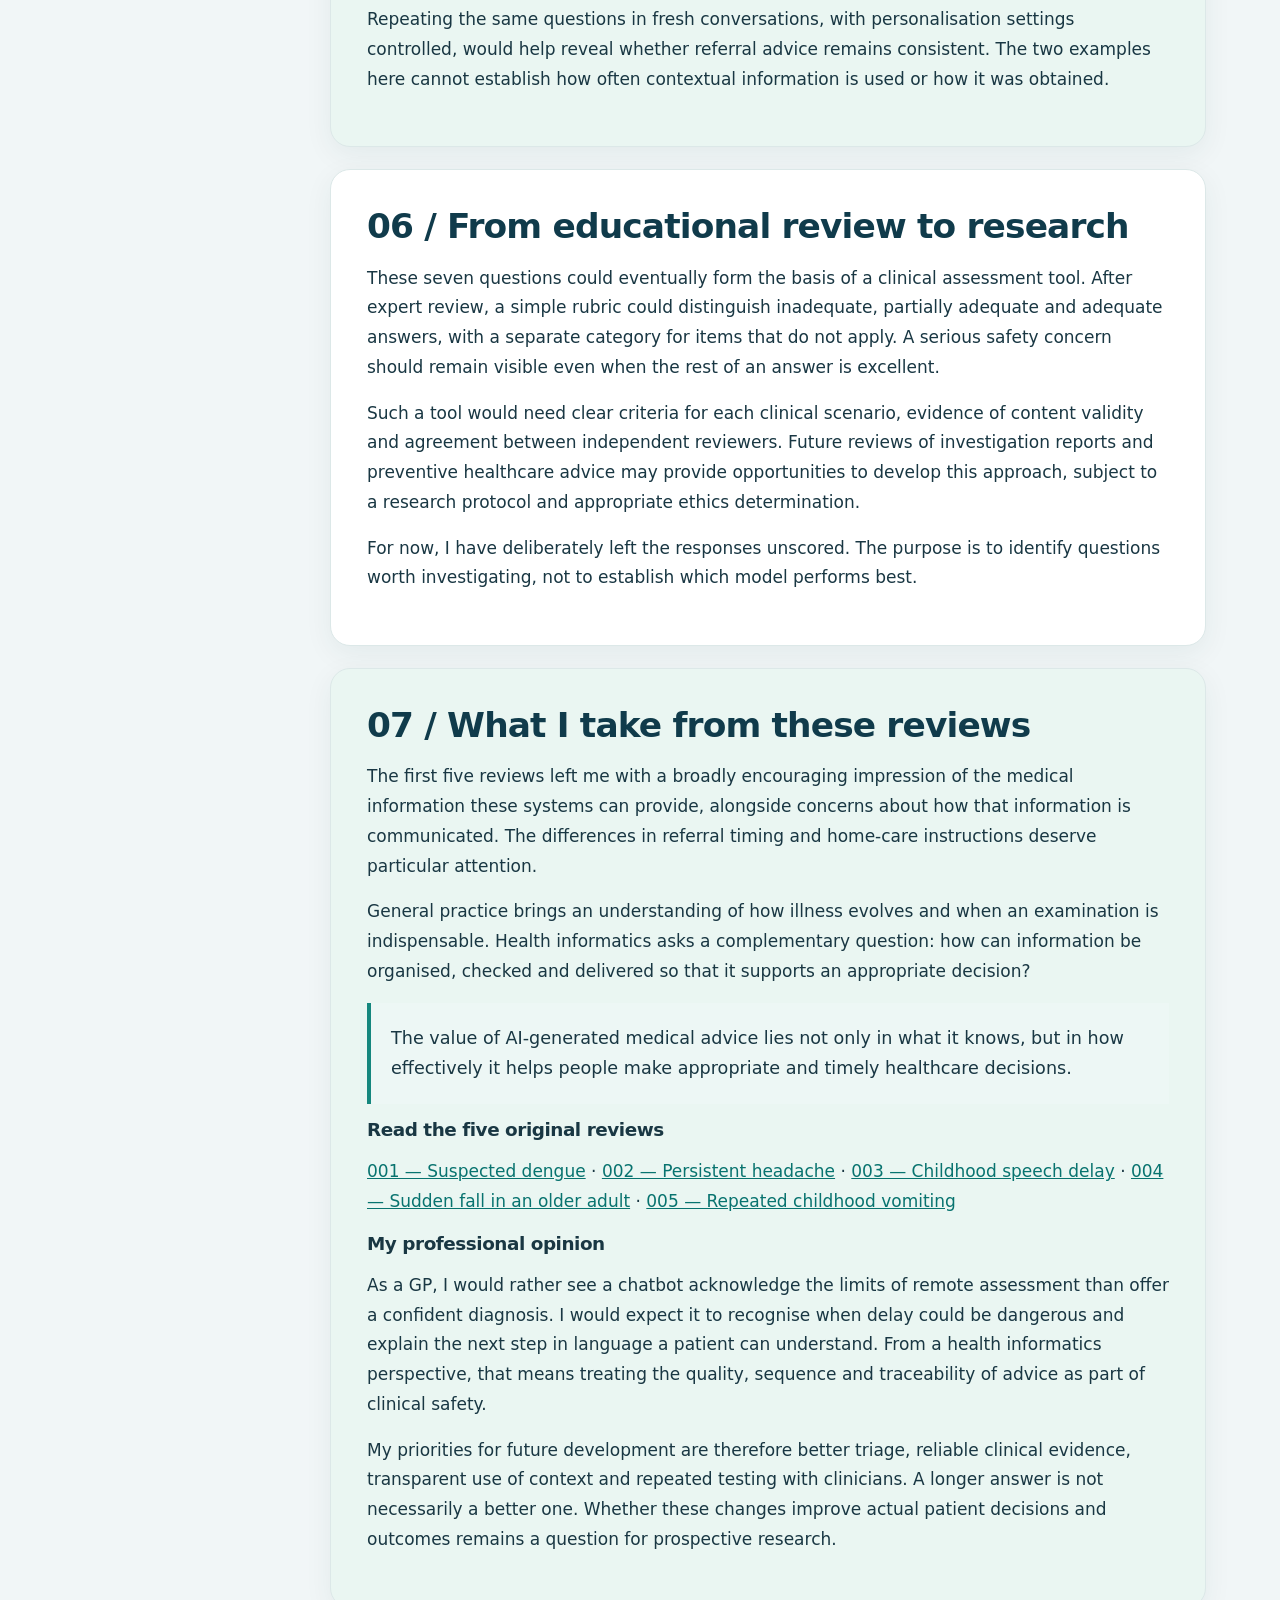
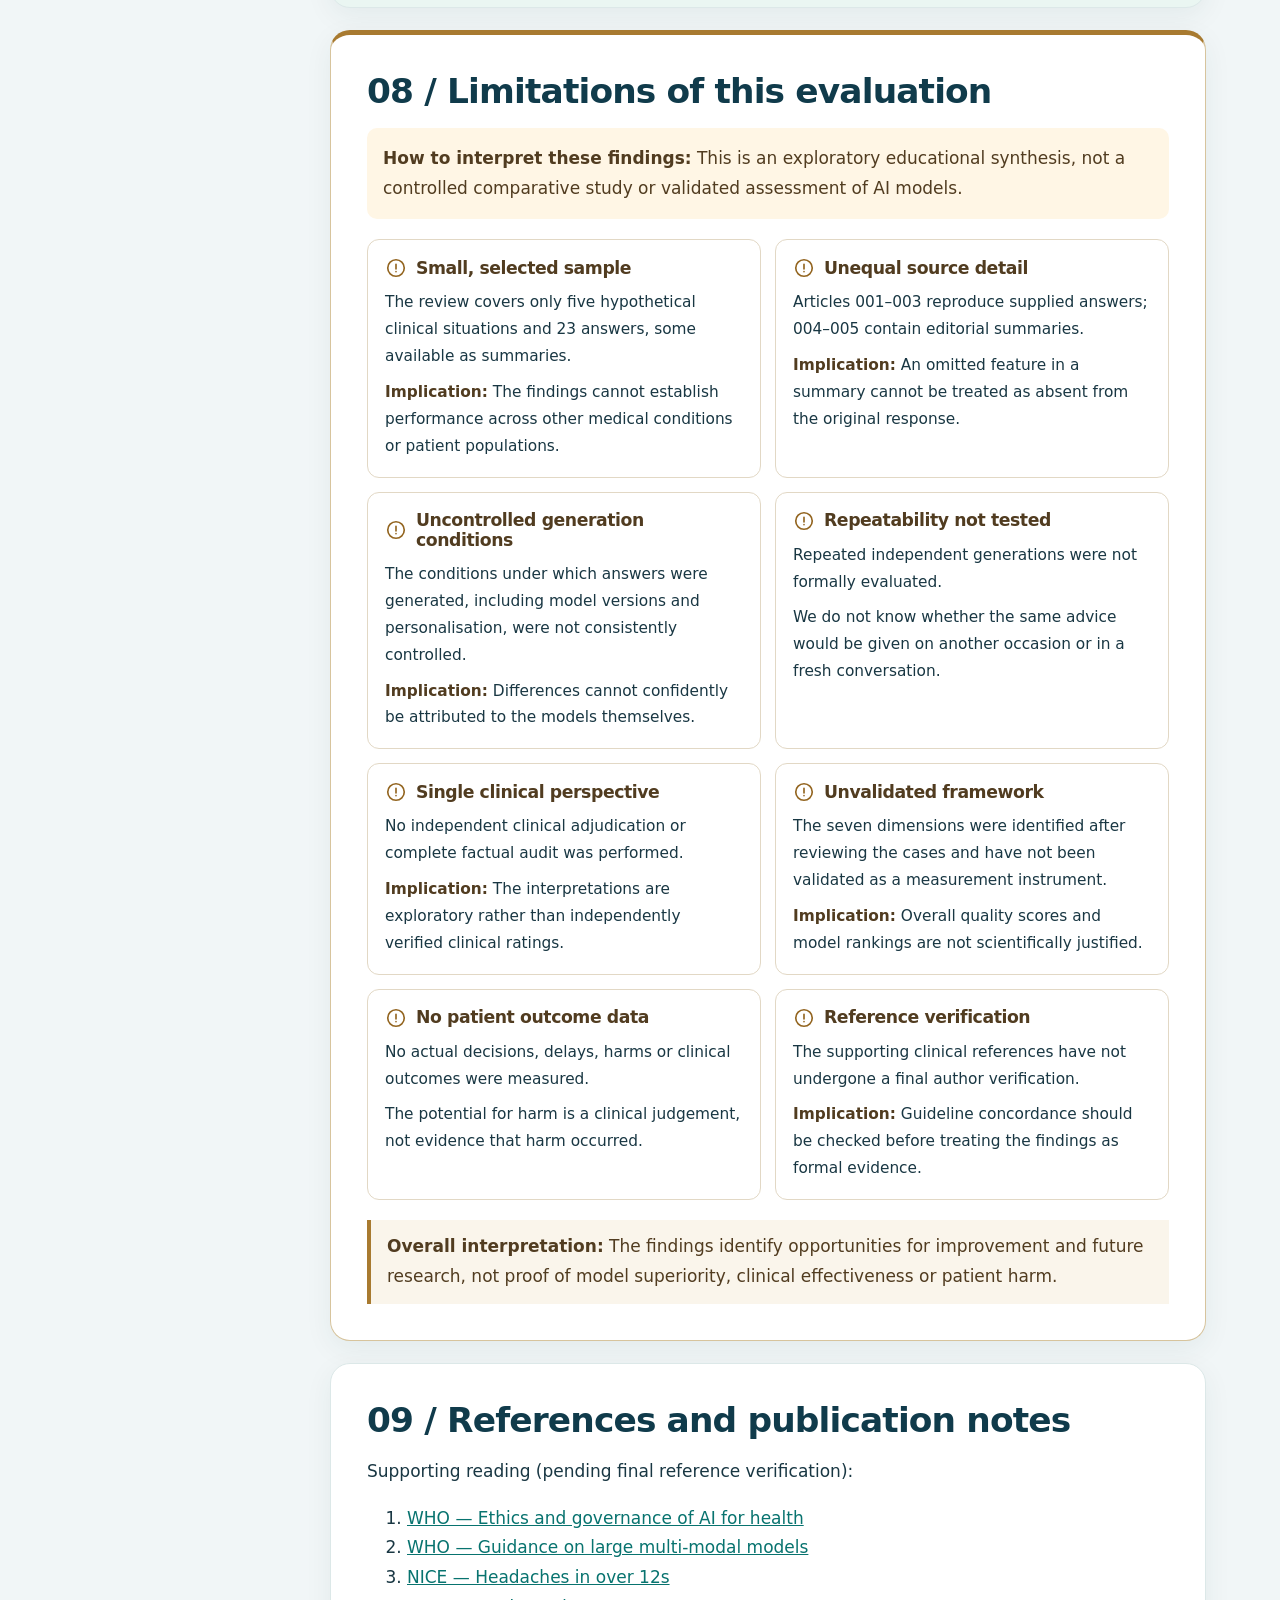
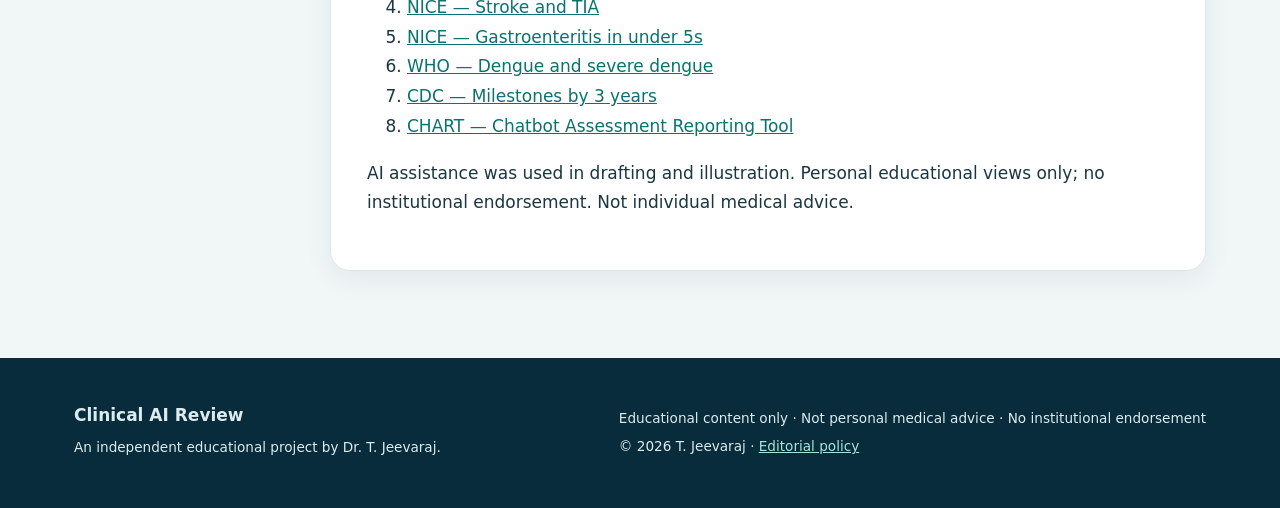
<file: 006.html>
<!DOCTYPE html>

<html lang="en"><head>
<!-- GA4: public pages only; no advertising personalization -->
<meta charset="utf-8"/><meta content="width=device-width, initial-scale=1" name="viewport"/><meta content="#082b3b" name="theme-color"/><meta content="A general practice and health informatics synthesis of 23 AI responses across five clinical scenarios." name="description"/><title>Improving AI-Generated Medical Advice: Clinical Lessons from Five Independent Reviews | Clinical AI Review</title><link href="https://drjeevaraj.com/006.html" rel="canonical"/><link href="assets/favicon.svg" rel="icon" type="image/svg+xml"/><meta content="article" property="og:type"/><meta content="Improving AI-Generated Medical Advice: Clinical Lessons from Five Independent Reviews" property="og:title"/><meta content="A general practice and health informatics synthesis of 23 AI responses across five clinical scenarios." property="og:description"/><meta content="https://drjeevaraj.com/006.html" property="og:url"/><meta content="https://drjeevaraj.com/assets/006-clinical-ai-synthesis.webp" property="og:image"/><meta content="summary_large_image" name="twitter:card"/><style>*{box-sizing:border-box}html{scroll-behavior:smooth;scroll-padding-top:95px}body{margin:0;font:17px/1.75 system-ui,Segoe UI,Arial,sans-serif;color:#193743;background:#f1f6f7}a{color:#08736f}img{max-width:100%;display:block}h1,h2,h3{line-height:1.2;margin:0 0 16px;letter-spacing:-.025em}h1{font-size:clamp(2.3rem,5vw,4rem)}h2{font-size:clamp(1.5rem,3vw,2.15rem)}h3{font-size:1.15rem}p{margin:0 0 16px}.wrap{max-width:1180px;margin:auto;padding:0 24px}.header{background:white;position:sticky;top:0;z-index:10;border-bottom:1px solid #d6e4e5}.head-inner,.foot-grid{display:flex;align-items:center;justify-content:space-between;gap:24px;padding-block:18px}.brand{display:flex;align-items:center;gap:12px;text-decoration:none;color:#123b4b;font-weight:750;line-height:1.2}.brand small{display:block;font-size:.72rem;font-weight:400}.brand-symbol{background:#103b4b;color:white;border-radius:12px;padding:5px}.nav{display:flex;gap:18px;flex-wrap:wrap}.nav a{text-decoration:none;font-size:.9rem;font-weight:650}.nav [aria-current]{background:#e0f2ef;padding:0 8px;border-radius:5px}.menu-button{display:none}.skip{position:absolute;left:-9999px}.skip:focus{left:10px;top:10px;background:white;z-index:20}.hero{background:linear-gradient(120deg,#082c40,#12545c);color:white;padding:38px 0}.hero-grid{display:grid;grid-template-columns:1fr 1.2fr;gap:35px;align-items:center}.hero img{border-radius:18px;box-shadow:0 15px 35px #001d3955}.kicker{font-size:.76rem;font-weight:800;letter-spacing:.14em;text-transform:uppercase;color:#08736f}.hero .kicker{color:#9ee9df}.layout{display:grid;grid-template-columns:230px minmax(0,1fr);gap:26px;padding-block:32px 65px}.toc{position:sticky;top:105px;align-self:start;background:white;border:1px solid #dce8e8;border-radius:16px;padding:20px}.toc a{display:block;text-decoration:none;padding:7px 0;font-size:.9rem}.card{background:white;border:1px solid #dce8e8;border-radius:20px;padding:clamp(20px,4vw,36px);margin-bottom:22px;box-shadow:0 8px 28px #123b4610}.card.tint{background:#eaf6f2}.card.blue{background:#edf4fb}.meta{font-size:.85rem;color:#48616b}.cover{width:100%;border-radius:14px;margin:20px 0}.grid{display:grid;grid-template-columns:repeat(2,minmax(0,1fr));gap:14px}.tile{padding:20px;border-radius:14px;background:#fff;border:1px solid #d3e5e4}.tile p{margin:0}.icon{display:inline-flex;vertical-align:middle;margin-right:9px;color:#08736f}.icon svg{width:25px;height:25px;fill:none;stroke:currentColor;stroke-width:1.7;stroke-linecap:round;stroke-linejoin:round}blockquote{margin:15px 0;padding:20px;border-left:4px solid #15877e;background:#edf7f5;font-size:1.1rem}details{border:1px solid #d4e3e5;border-radius:12px;margin:12px 0;background:white}summary{cursor:pointer;padding:18px;font-weight:750;color:#075f65}.answer{padding:0 20px 20px;white-space:pre-wrap;overflow-wrap:anywhere;font-size:.96rem}.footer{background:#092c3c;color:#dcebed;padding:25px 0}.footer a{color:#a3e5db}.footer p{font-size:.85rem;margin:5px 0}.contact-mini{display:none}a:focus-visible,summary:focus-visible{outline:3px solid #c28a35;outline-offset:4px}@media(max-width:800px){.hero-grid,.layout{grid-template-columns:1fr}.toc{position:static}.head-inner,.foot-grid{flex-wrap:wrap}.nav{gap:12px}.grid{grid-template-columns:1fr}.header{position:static}}@media print{.header,.toc,.hero,.footer{display:none}.layout{display:block}.card{box-shadow:none;break-inside:auto}body{background:white}}table{border-collapse:collapse;width:100%;font-size:.9rem;margin:12px 0}th,td{padding:10px;text-align:left;border-bottom:1px solid #dce8e8;vertical-align:top}th{background:#eaf6f2}caption{text-align:left;color:#48616b;font-size:.85rem} .stats{display:grid;grid-template-columns:repeat(3,1fr);gap:12px;margin:24px 0}.stat{background:#eaf6f2;border-radius:14px;padding:18px;text-align:center}.stat b{display:block;font-size:2.3rem;color:#075f65}.barrow{display:grid;grid-template-columns: minmax(100px,1fr) 2fr 25px;gap:12px;align-items:center;margin:12px 0}.track{background:#e2ebed;border-radius:6px;height:20px}.fill{height:100%;background:#167b80;border-radius:6px}.step{border-left:4px solid #16867f;padding:12px 18px;background:#edf7f5;margin:10px 0;border-radius:6px}.symbol{font-size:1.4rem;color:#08736f;margin-right:8px}.figure{border:1px solid #dce8e8;border-radius:14px;padding:18px;margin:20px 0}figcaption{font-size:.85rem;color:#48616b;margin-top:12px}.tile h3{color:#075f65}.card h2{color:#103b4b}@media(max-width:480px){.stats{gap:5px}.stat{padding:8px}.stat b{font-size:1.7rem}.stat span{font-size:.75rem}}</style><style>.obs{margin:16px 0}.obs>div:first-child{display:flex;justify-content:space-between;gap:12px;align-items:baseline}.obs strong{white-space:nowrap}.track{height:12px;background:#dce5eb;border-radius:8px;overflow:hidden}.track>div{height:100%;background:#176e79;border-radius:8px}.table-scroll{overflow-x:auto}.table-scroll table{min-width:620px;width:100%;border-collapse:collapse}.table-scroll th,.table-scroll td{padding:12px;text-align:left;vertical-align:top;border-bottom:1px solid #d5e2e6}.table-scroll thead{background:#103b4b;color:white}</style><style>
.quality-results{display:grid;gap:16px;margin:24px 0}.quality-result{background:#fff;border:1px solid #cbdde1;border-radius:15px;overflow:hidden;box-shadow:0 3px 12px #103b4b0b}.quality-head{display:flex;align-items:center;gap:12px;background:#103b4b;color:#fff;padding:14px 18px}.quality-head h3{color:#fff;margin:0;font-size:1.15rem}.quality-num{font-weight:800;color:#b8eee4;font-size:.85rem}.quality-pair{display:grid;grid-template-columns:1fr 1fr}.quality-panel{padding:18px;min-width:0;color:#193743}.quality-panel p{margin:0;font-size:1rem;line-height:1.65}.quality-panel h4{font-size:.78rem;letter-spacing:.07em;text-transform:uppercase;margin:0 0 9px;color:#12545c;display:flex;align-items:center;gap:8px}.quality-panel.priority{background:#edf7f2;border-left:1px solid #d3e5df}.quality-panel.priority h4{color:#176247}.quality-panel svg,.limit-icon svg{width:22px;height:22px;flex:none;fill:none;stroke:currentColor;stroke-width:1.8;stroke-linecap:round;stroke-linejoin:round}.limitations-card{background:#fff!important;border:1px solid #d7c49d!important;border-top:5px solid #a87a30!important}.limitations-intro{color:#513c20;background:#fff6e5;padding:16px;border-radius:10px}.limitations-grid{display:grid;grid-template-columns:1fr 1fr;gap:14px;margin:20px 0}.limit-item{background:#fff;border:1px solid #e2d8c5;border-radius:12px;padding:17px;min-width:0}.limit-item h3{display:flex;gap:9px;align-items:center;color:#513c20;margin:0 0 10px;font-size:1.08rem}.limit-icon{color:#936520;display:inline-flex}.limit-item p{margin:0 0 9px;font-size:.96rem;color:#193743}.limit-item p:last-child{margin:0}.limit-item strong{color:#513c20}.limit-bottom{border-left:4px solid #a87a30;padding:12px 16px;background:#faf5eb;color:#513c20;margin:0}.quality-results,.limitations-grid{overflow-wrap:anywhere}@media(max-width:650px){.quality-pair,.limitations-grid{grid-template-columns:1fr}.quality-panel.priority{border-left:0;border-top:1px solid #d3e5df}.quality-panel{padding:15px}.quality-head{padding:12px 15px}}@media print{.quality-result,.limit-item{break-inside:avoid}.quality-head{background:#fff;color:#103b4b;border-bottom:1px solid #ccc}.quality-head h3,.quality-num{color:#103b4b}}
</style><style id="consistent-brand-logo">.brand .brand-symbol,.brand .brand-mark{display:inline-flex!important;align-items:center!important;justify-content:center!important;width:52px!important;height:52px!important;min-width:52px!important;flex:0 0 52px!important;padding:0!important;background:transparent!important;border:0!important;border-radius:15px!important;box-shadow:none!important}.brand .brand-symbol svg,.brand .brand-mark svg{display:block!important;width:100%!important;height:100%!important;max-width:none!important}@media(max-width:540px){.brand .brand-symbol,.brand .brand-mark{width:42px!important;height:42px!important;min-width:42px!important;flex-basis:42px!important}}</style></head><body><a class="skip" href="#main">Skip to content</a><header class="header"><div class="wrap head-inner"><a class="brand" href="index.html"><span aria-hidden="true" class="brand-symbol"><svg xmlns="http://www.w3.org/2000/svg" width="52" height="52" viewBox="0 0 64 64" aria-hidden="true" focusable="false"><rect width="64" height="64" rx="15" fill="#103b4b"/><rect x="13" y="13" width="38" height="38" rx="10" fill="none" stroke="#fff" stroke-width="2.5"/><path d="M20 33h8l4-9 5 18 4-9h3" fill="none" stroke="#50e1ce" stroke-width="3" stroke-linecap="round" stroke-linejoin="round"/></svg></span><span>Clinical <b>AI Review</b><small>Independent educational publication</small></span></a><nav aria-label="Main navigation" class="nav" id="nav"><a href="index.html">Home</a><a aria-current="page" href="reviews.html">Reviews</a><a href="methodology.html">Methodology</a><a href="about.html">About</a><a href="editorial-policy.html">Editorial policy</a></nav></div></header><main id="main"><div class="wrap" style="padding-top:24px"><a href="reviews.html" style="color:#08736f;font-weight:700">← All articles</a></div><div class="wrap layout"><aside aria-label="Article contents" class="toc"><strong>In this article</strong><a href="#scope">Scope and evidence</a><a href="#cases">Five clinical lessons</a><a href="#framework">Seven quality dimensions</a><a href="#design">Response design</a><a href="#context">Context and reproducibility</a><a href="#research">Future evaluation</a><a href="#conclusion">Conclusion</a><a href="#limitations">Study limitations</a><a href="#references">References and publication notes</a></aside><article><section class="card"><p class="kicker">Article 006 · Synthesis / Health Informatics / General Practice · November 2026</p><h1 style="font-size:clamp(2rem,4vw,3rem)">Improving AI-Generated Medical Advice: Clinical Lessons from Five Independent Reviews</h1><p class="meta">Dr. T. Jeevaraj · MBBS, MCGP, MSc Biomedical Informatics · MD Trainee in Health Informatics</p><img alt="Illustrative clinician reviewing AI advice, with seven quality dimensions and five clinical cases" class="cover" src="assets/006-clinical-ai-synthesis.webp"/><p class="meta">AI-generated editorial illustration; not a photograph of the author or a validated clinical instrument.</p><p>A fever has settled, but the patient is feeling worse. A child cannot keep water down. An older man falls unexpectedly and then seems perfectly well. In each situation, the person asking an AI chatbot about their health faces a decision: is it safe to wait, or is medical attention needed now?</p><p>That is the question I return to when reading the first five reviews. Much of the medical information was useful. What stood out, however, was the difference between explaining a condition and helping someone decide what to do. From the perspectives of general practice and health informatics, that distinction deserves closer attention.</p><blockquote>Medical advice must be accurate, but it must also help a person take the right action at the right time.</blockquote></section><section class="card" id="scope"><h2>01 / What was reviewed</h2><div class="stats"><div class="stat"><b>5</b><span>Clinical scenarios</span></div><div class="stat"><b>23</b><span>AI responses</span></div><div class="stat"><b>7</b><span>Proposed dimensions</span></div></div><p>This article brings together five educational reviews published in this series. The first three reproduce the supplied answers; the last two present editorial summaries. I have compared selected features of the 23 responses rather than attempting to rank the systems or assign an overall accuracy score.</p><figure class="figure"><h3>Responses by clinical scenario</h3><div class="barrow"><span>Suspected dengue</span><div class="track"><div class="fill" style="width:80%"></div></div><strong>4</strong></div><div class="barrow"><span>Persistent headache</span><div class="track"><div class="fill" style="width:80%"></div></div><strong>4</strong></div><div class="barrow"><span>Childhood speech delay</span><div class="track"><div class="fill" style="width:100%"></div></div><strong>5</strong></div><div class="barrow"><span>Sudden fall in an older adult</span><div class="track"><div class="fill" style="width:100%"></div></div><strong>5</strong></div><div class="barrow"><span>Repeated childhood vomiting</span><div class="track"><div class="fill" style="width:100%"></div></div><strong>5</strong></div><figcaption>Figure 1. Observed response counts, not performance scores (n = 23).</figcaption></figure></section><section class="card" id="cases"><h2>02 / Five clinical lessons</h2><div class="tile" style="margin-bottom:14px"><p class="kicker">Case 001 · 4 responses</p><h3><a href="001.html">Suspected dengue: Recognise the clinical trajectory</a></h3><p>A patient whose fever is settling may understandably assume that recovery has begun. In suspected dengue, however, new abdominal pain and vomiting at this stage raise concern. Hospital assessment should not be delayed. Equally, two episodes of vomiting should not be described as persistent vomiting without further information.</p><p class="meta"><strong>Informatics implication:</strong> Temporal reasoning and local epidemiology.</p></div><div class="tile" style="margin-bottom:14px"><p class="kicker">Case 002 · 4 responses</p><h3><a href="002.html">Persistent headache: Reassure without making promises</a></h3><p>Someone worried about a brain tumour needs a sympathetic answer, but reassurance has limits. A chatbot cannot exclude a tumour without an appropriate clinical assessment. Emergency warning signs should be distinguished from symptoms that warrant a planned consultation; imaging is not automatically necessary.</p><p class="meta"><strong>Informatics implication:</strong> Calibrated uncertainty and resistance to false reassurance.</p></div><div class="tile" style="margin-bottom:14px"><p class="kicker">Case 003 · 5 responses</p><h3><a href="003.html">Childhood speech delay: Make the next step clear</a></h3><p>All five answers supported assessment. For the parent of a three-year-old who speaks only a few words, the most useful advice is to arrange developmental, hearing and speech-language assessment without unnecessary delay. A long discussion of possible diagnoses can wait. Loss of previously acquired skills warrants prompt assessment.</p><p class="meta"><strong>Informatics implication:</strong> Information prioritisation and cognitive burden.</p></div><div class="tile" style="margin-bottom:14px"><p class="kicker">Case 004 · 5 responses</p><h3><a href="004.html">Sudden fall in an older adult: Do not equate recovery with safety</a></h3><p>The fact that an older person resumes normal activities after a fall does not explain why the fall occurred. In this scenario, vascular risk factors make urgent same-day assessment important. If TIA or stroke is suspected, emergency assessment is necessary even when symptoms have resolved. The fall alone does not establish a diagnosis of TIA.</p><p class="meta"><strong>Informatics implication:</strong> Risk recognition despite apparent recovery.</p></div><div class="tile" style="margin-bottom:14px"><p class="kicker">Case 005 · 5 responses</p><h3><a href="005.html">Repeated childhood vomiting: Anticipate deterioration</a></h3><p>All five answers recognised the danger of dehydration. Where they differed was in how long the parent should try oral fluids at home. When a young child repeatedly vomits and cannot retain fluids, prompt hospital assessment is the priority. Whether admission or investigations are necessary is a decision for the examining clinician.</p><p class="meta"><strong>Informatics implication:</strong> Anticipatory safety and explicit escalation.</p></div></section><section class="card blue" id="framework"><h2>03 / What makes a medical answer useful?</h2><p>What makes a medical answer useful? The following seven questions provide a starting point. They emerged from these reviews and are not a validated scoring instrument. Several aspects, particularly safety, urgency and anticipation of deterioration, naturally overlap.</p><div class="grid"><div class="tile"><h3><span aria-hidden="true" class="symbol">◎</span>Clinical accuracy</h3><p>Is the content consistent with accepted evidence?</p></div><div class="tile"><h3><span aria-hidden="true" class="symbol">✚</span>Patient safety</h3><p>Could the advice cause harm or delay necessary care?</p></div><div class="tile"><h3><span aria-hidden="true" class="symbol">≋</span>Clinical proportionality</h3><p>Does the detail and intensity of intervention match the clinical need?</p></div><div class="tile"><h3><span aria-hidden="true" class="symbol">◷</span>Referral urgency</h3><p>Is the timing and setting of care appropriate?</p></div><div class="tile"><h3><span aria-hidden="true" class="symbol">?</span>Diagnostic uncertainty</h3><p>Are limitations and alternative diagnoses communicated?</p></div><div class="tile"><h3><span aria-hidden="true" class="symbol">✓</span>Clinical actionability</h3><p>Can the reader identify and carry out the next step?</p></div><div class="tile"><h3><span aria-hidden="true" class="symbol">↗</span>Anticipatory clinical safety</h3><p>Does the response recognise foreseeable deterioration before advanced complications?</p></div></div><p>Consider the dengue example. An answer may describe the disease accurately and still leave the patient with the impression that waiting is safe. Similarly, a detailed explanation of childhood development may leave a parent uncertain about whom to consult. Medical knowledge alone does not resolve either problem.</p><h3>Observed performance: descriptive indicators</h3><p>The figures below show how often particular recommendations or statements were documented in the published reviews. Each indicator belongs to its own clinical scenario. They should be read as counts of specific features, not as grades for the answers or the systems that produced them.</p><figure class="figure"><h3>Response-level observations</h3><div class="obs"><div><a href="001.html">Dengue: explicitly go to hospital now</a> <strong>2/4 (50%)</strong></div><div class="track"><div style="width:50%"></div></div></div><div class="obs"><div><a href="002.html">Headache: refused definitive exclusion of tumour</a> <strong>4/4 (100%)</strong></div><div class="track"><div style="width:100%"></div></div></div><div class="obs"><div><a href="003.html">Speech delay: medical, hearing and speech assessment</a> <strong>5/5 (100%)</strong></div><div class="track"><div style="width:100%"></div></div></div><div class="obs"><div><a href="004.html">Fall: immediate emergency department recommendation</a> <strong>1/5 (20%)</strong></div><div class="track"><div style="width:20%"></div></div></div><div class="obs"><div><a href="005.html">Vomiting: immediate hospital attendance recommendation</a> <strong>1/5 (20%)</strong></div><div class="track"><div style="width:20%"></div></div></div><div class="obs"><div><a href="005.html">Vomiting: explicitly advised not to wait if fluids cannot be retained</a> <strong>2/5 (40%)</strong></div><div class="track"><div style="width:40%"></div></div></div> <figcaption>Documented features in the five published reviews. For cases 004–005, counts are based on editorial summaries; undocumented features may have been present in the original answers. These indicators are not comparable quality scores.</figcaption></figure><h3>What the seven dimensions reveal</h3><div class="quality-results"><article class="quality-result"><header class="quality-head"><span class="quality-num">01</span><h3>Clinical accuracy</h3></header><div class="quality-pair"><div class="quality-panel"><h4><svg aria-hidden="true" viewBox="0 0 24 24"><path d="M4 19V5m0 14h16M8 15v-4m5 4V7m5 8v-6"></path></svg> Observed finding</h4><p>All five speech-delay answers recognised the delay; all five vomiting answers recognised dehydration. Full factual accuracy was not independently audited.</p></div><div class="quality-panel priority"><h4><svg aria-hidden="true" viewBox="0 0 24 24"><path d="M12 22s8-4 8-11V5l-8-3-8 3v6c0 7 8 11 8 11zM8 12l3 3 5-6"></path></svg> What developers could improve</h4><p>Check medical statements against current clinical guidance. In particular, do not turn a reported symptom into a diagnostic criterion that the patient has not actually met.</p></div></div></article><article class="quality-result"><header class="quality-head"><span class="quality-num">02</span><h3>Patient safety</h3></header><div class="quality-pair"><div class="quality-panel"><h4><svg aria-hidden="true" viewBox="0 0 24 24"><path d="M4 19V5m0 14h16M8 15v-4m5 4V7m5 8v-6"></path></svg> Observed finding</h4><p>Dengue advice varied in care setting; vomiting advice varied in waiting periods. No harm was measured.</p></div><div class="quality-panel priority"><h4><svg aria-hidden="true" viewBox="0 0 24 24"><path d="M12 22s8-4 8-11V5l-8-3-8 3v6c0 7 8 11 8 11zM8 12l3 3 5-6"></path></svg> What developers could improve</h4><p>Check whether home-care instructions could undermine a recommendation to seek medical attention. A referral and an instruction to wait should not contradict each other.</p></div></div></article><article class="quality-result"><header class="quality-head"><span class="quality-num">03</span><h3>Clinical proportionality</h3></header><div class="quality-pair"><div class="quality-panel"><h4><svg aria-hidden="true" viewBox="0 0 24 24"><path d="M4 19V5m0 14h16M8 15v-4m5 4V7m5 8v-6"></path></svg> Observed finding</h4><p>Speech-delay answers all recommended assessment, but differed in detail. Reader burden was not measured.</p></div><div class="quality-panel priority"><h4><svg aria-hidden="true" viewBox="0 0 24 24"><path d="M12 22s8-4 8-11V5l-8-3-8 3v6c0 7 8 11 8 11zM8 12l3 3 5-6"></path></svg> What developers could improve</h4><p>Give the essential advice first, with further explanation available when useful. Avoid suggesting investigations or alarming diagnoses without sufficient clinical justification.</p></div></div></article><article class="quality-result"><header class="quality-head"><span class="quality-num">04</span><h3>Referral urgency</h3></header><div class="quality-pair"><div class="quality-panel"><h4><svg aria-hidden="true" viewBox="0 0 24 24"><path d="M4 19V5m0 14h16M8 15v-4m5 4V7m5 8v-6"></path></svg> Observed finding</h4><p>Immediate hospital advice: dengue 2/4; fall 1/5; vomiting 1/5. These are descriptive, not correctness scores.</p></div><div class="quality-panel priority"><h4><svg aria-hidden="true" viewBox="0 0 24 24"><path d="M12 22s8-4 8-11V5l-8-3-8 3v6c0 7 8 11 8 11zM8 12l3 3 5-6"></path></svg> What developers could improve</h4><p>Make the timing and place of assessment explicit. Test whether the advice leads to unnecessary escalation as well as whether it could delay essential care.</p></div></div></article><article class="quality-result"><header class="quality-head"><span class="quality-num">05</span><h3>Diagnostic uncertainty</h3></header><div class="quality-pair"><div class="quality-panel"><h4><svg aria-hidden="true" viewBox="0 0 24 24"><path d="M4 19V5m0 14h16M8 15v-4m5 4V7m5 8v-6"></path></svg> Observed finding</h4><p>All four headache answers refused to rule out a tumour definitively.</p></div><div class="quality-panel priority"><h4><svg aria-hidden="true" viewBox="0 0 24 24"><path d="M12 22s8-4 8-11V5l-8-3-8 3v6c0 7 8 11 8 11zM8 12l3 3 5-6"></path></svg> What developers could improve</h4><p>Explain what remains uncertain and why an examination may be needed. Reassurance should never amount to a promise that a serious condition is absent.</p></div></div></article><article class="quality-result"><header class="quality-head"><span class="quality-num">06</span><h3>Clinical actionability</h3></header><div class="quality-pair"><div class="quality-panel"><h4><svg aria-hidden="true" viewBox="0 0 24 24"><path d="M4 19V5m0 14h16M8 15v-4m5 4V7m5 8v-6"></path></svg> Observed finding</h4><p>All five speech-delay answers recommended medical, hearing and speech assessment.</p></div><div class="quality-panel priority"><h4><svg aria-hidden="true" viewBox="0 0 24 24"><path d="M12 22s8-4 8-11V5l-8-3-8 3v6c0 7 8 11 8 11zM8 12l3 3 5-6"></path></svg> What developers could improve</h4><p>A reader should be able to find out whom to consult, where to go and how soon, without having to interpret a lengthy medical explanation.</p></div></div></article><article class="quality-result"><header class="quality-head"><span class="quality-num">07</span><h3>Anticipatory clinical safety</h3></header><div class="quality-pair"><div class="quality-panel"><h4><svg aria-hidden="true" viewBox="0 0 24 24"><path d="M4 19V5m0 14h16M8 15v-4m5 4V7m5 8v-6"></path></svg> Observed finding</h4><p>Two of five vomiting answers explicitly advised against waiting when fluids cannot be retained.</p></div><div class="quality-panel priority"><h4><svg aria-hidden="true" viewBox="0 0 24 24"><path d="M12 22s8-4 8-11V5l-8-3-8 3v6c0 7 8 11 8 11zM8 12l3 3 5-6"></path></svg> What developers could improve</h4><p>Look beyond the symptoms present at the time of the question. Test whether the advice recognises a patient who may deteriorate while waiting at home.</p></div></div></article></div><p class="meta">Method: manual descriptive extraction from the published full responses (001–003) and summaries (004–005). No independent second reviewer, validated rubric, outcome data or complete factual audit. A feature not documented in a summary cannot be assumed absent from the original answer. The seven dimensions overlap and cannot yet be assigned defensible overall percentages.</p></section><section class="card" id="design"><h2>04 / When the order of advice matters</h2><p>In general practice, the order in which we address a problem matters. When a serious condition is possible, I would not begin with a lengthy explanation of every potential diagnosis. The same principle applies to a written answer: the reader should encounter the advice that matters most before the supporting detail.</p><div class="grid"><div class="tile"><h3>Information-first</h3><p>Possible causes → explanations → home care → referral advice</p></div><div class="tile"><h3>Risk-prioritised</h3><p>Next action → reason for urgency → safety advice → possible causes → further information</p></div></div><figure class="figure"><h3>Proposed functional response pathway</h3><div class="step"><strong>01 · Recognise context</strong><br/>Age, history, symptoms and trajectory.</div><div class="step"><strong>02 · Assess risk</strong><br/>Warning signs, vulnerability and foreseeable deterioration.</div><div class="step"><strong>03 · Interpret evidence</strong><br/>Possible causes and diagnostic uncertainty.</div><div class="step"><strong>04 · Prioritise action</strong><br/>Appropriate care setting and timeframe.</div><div class="step"><strong>05 · Communicate</strong><br/>Clear, proportionate instructions and empathy.</div><div class="step"><strong>06 · Check safety</strong><br/>Avoid harmful advice, omissions and delays.</div><figcaption>Figure 2. Proposed response design, not an assertion about model internals.</figcaption></figure><h3>Anticipatory clinical safety</h3><p>Consider the child who cannot keep fluids down. Waiting for signs of shock before recommending assessment would miss the opportunity to intervene earlier. The dengue example illustrates a similar principle: a falling temperature may coincide with the onset of warning symptoms. Neither review documented an actual adverse outcome; the concern is what could happen if the advice were followed.</p><p>This does not mean every answer should begin with a warning or a hospital referral. A person seeking information about a low-risk condition may benefit from a fuller explanation. The order and tone should reflect the clinical circumstances.</p><h3>Worked examples: translating clinical judgement into response design</h3><div class="grid"><div class="tile"><h3>001 · Dengue</h3><p><strong>Observed:</strong> Two answers explicitly advised hospital attendance now; others recommended same-day assessment or contact with a clinician. Two vomiting episodes should not be relabelled persistent vomiting.</p><p><strong>Preferred opening:</strong> Seek hospital assessment now. Feeling worse with abdominal pain and vomiting as fever falls may indicate a complication of dengue. Do not delay for a private blood test.</p><p><strong>Developer test:</strong> Does the system recognise the symptom sequence and avoid contradictory waiting advice?</p></div><div class="tile"><h3>005 · Childhood vomiting</h3><p><strong>Observed:</strong> ORS pauses ranged from brief rest to 30–60 minutes; some answers allowed hours of home trials.</p><p><strong>Preferred opening:</strong> Arrange hospital assessment promptly now because repeated vomiting and inability to retain fluids may lead to dehydration. Offer small ORS sips while arranging care if the child is alert and can swallow; do not delay attendance.</p><p><strong>Developer test:</strong> Does the response distinguish interim support from a substitute for assessment? Admission and treatment depend on examination.</p></div><div class="tile"><h3>002 · Headache</h3><p><strong>Preferred approach:</strong> Acknowledge anxiety, explain that a tumour cannot be excluded remotely, recommend clinical assessment and clearly separate emergency warning signs. Avoid automatic emergency referral or imaging without indications.</p></div><div class="tile"><h3>003 · Speech delay</h3><p><strong>Preferred approach:</strong> Arrange timely paediatric or primary-care assessment, hearing evaluation and speech-language referral. Provide home activities as supplementary advice, not a reason to postpone evaluation.</p></div><div class="tile"><h3>004 · Sudden fall</h3><p><strong>Preferred approach:</strong> Recommend urgent same-day assessment of an unexplained fall; emergency assessment if stroke/TIA is suspected, even after symptoms resolve. An isolated fall does not establish TIA.</p></div></div><h3>Engineering and evaluation implications</h3><p>For developers, a useful test would be to present two otherwise identical questions that differ in just one clinically important detail, such as a warning symptom, the patient’s age or the course of the illness. Does the recommended action change appropriately? Current evidence retrieval, structured triage checks and a final review for contradictory instructions could support this approach. Clinicians should judge whether the resulting advice is proportionate, timely and easy to follow. These are suggestions for development and testing, not descriptions of how existing systems operate.</p></section><section class="card tint" id="context"><h2>05 / What else does the chatbot know?</h2><p>Two answers raised a separate question about context. In the dengue review, one response mentioned geographical information that was not in the question. In the vomiting review, another identified the questioner as a physician. I cannot establish where either detail came from. The observations nevertheless illustrate why the text of a question may not capture all the information available to a chatbot.</p><p>The same question may also receive a different answer on another occasion. This series did not test that possibility systematically. A future evaluation should retain the exact question and original answer, record the platform, model version when available, date and time, conversation history, personalisation, location context and search settings. Original records should be stored securely and privately.</p><p>For publication, anonymised response labels are sufficient; private conversation links should not be disclosed. The appropriate starting point is the individual answer, rather than a judgement about the entire model.</p><h3>My perspective as a health informatics practitioner</h3><p>As a health informatics practitioner, I see both value and risk in personalisation. Local information or familiar terminology can make advice more useful. But an unconfirmed assumption about a patient’s location or background can change the advice in ways that are difficult to assess. I would distinguish information explicitly supplied by the user from information inferred or retrieved elsewhere, and confirm any assumption that materially affects care.</p><p>I would encourage developers to make the use of context more transparent and retain versioned evaluation records so that safety can be reassessed after system updates. Repeating the same questions in fresh conversations, with personalisation settings controlled, would help reveal whether referral advice remains consistent. The two examples here cannot establish how often contextual information is used or how it was obtained.</p></section><section class="card" id="research"><h2>06 / From educational review to research</h2><p>These seven questions could eventually form the basis of a clinical assessment tool. After expert review, a simple rubric could distinguish inadequate, partially adequate and adequate answers, with a separate category for items that do not apply. A serious safety concern should remain visible even when the rest of an answer is excellent.</p><p>Such a tool would need clear criteria for each clinical scenario, evidence of content validity and agreement between independent reviewers. Future reviews of investigation reports and preventive healthcare advice may provide opportunities to develop this approach, subject to a research protocol and appropriate ethics determination.</p><p>For now, I have deliberately left the responses unscored. The purpose is to identify questions worth investigating, not to establish which model performs best.</p></section><section class="card tint" id="conclusion"><h2>07 / What I take from these reviews</h2><p>The first five reviews left me with a broadly encouraging impression of the medical information these systems can provide, alongside concerns about how that information is communicated. The differences in referral timing and home-care instructions deserve particular attention.</p><p>General practice brings an understanding of how illness evolves and when an examination is indispensable. Health informatics asks a complementary question: how can information be organised, checked and delivered so that it supports an appropriate decision?</p><blockquote>The value of AI-generated medical advice lies not only in what it knows, but in how effectively it helps people make appropriate and timely healthcare decisions.</blockquote><h3>Read the five original reviews</h3><p><a href="001.html">001 — Suspected dengue</a> · <a href="002.html">002 — Persistent headache</a> · <a href="003.html">003 — Childhood speech delay</a> · <a href="004.html">004 — Sudden fall in an older adult</a> · <a href="005.html">005 — Repeated childhood vomiting</a></p><h3>My professional opinion</h3><p>As a GP, I would rather see a chatbot acknowledge the limits of remote assessment than offer a confident diagnosis. I would expect it to recognise when delay could be dangerous and explain the next step in language a patient can understand. From a health informatics perspective, that means treating the quality, sequence and traceability of advice as part of clinical safety.</p><p>My priorities for future development are therefore better triage, reliable clinical evidence, transparent use of context and repeated testing with clinicians. A longer answer is not necessarily a better one. Whether these changes improve actual patient decisions and outcomes remains a question for prospective research.</p></section><section class="card limitations-card" id="limitations"><h2>08 / Limitations of this evaluation</h2><p class="limitations-intro"><strong>How to interpret these findings:</strong> This is an exploratory educational synthesis, not a controlled comparative study or validated assessment of AI models.</p><div class="limitations-grid"><div class="limit-item"><h3><span class="limit-icon"><svg aria-hidden="true" viewBox="0 0 24 24"><circle cx="12" cy="12" r="9"></circle><path d="M12 8v5m0 3h.01"></path></svg></span>Small, selected sample</h3><p>The review covers only five hypothetical clinical situations and 23 answers, some available as summaries.</p><p><strong>Implication:</strong> The findings cannot establish performance across other medical conditions or patient populations.</p></div><div class="limit-item"><h3><span class="limit-icon"><svg aria-hidden="true" viewBox="0 0 24 24"><circle cx="12" cy="12" r="9"></circle><path d="M12 8v5m0 3h.01"></path></svg></span>Unequal source detail</h3><p>Articles 001–003 reproduce supplied answers; 004–005 contain editorial summaries.</p><p><strong>Implication:</strong> An omitted feature in a summary cannot be treated as absent from the original response.</p></div><div class="limit-item"><h3><span class="limit-icon"><svg aria-hidden="true" viewBox="0 0 24 24"><circle cx="12" cy="12" r="9"></circle><path d="M12 8v5m0 3h.01"></path></svg></span>Uncontrolled generation conditions</h3><p>The conditions under which answers were generated, including model versions and personalisation, were not consistently controlled.</p><p><strong>Implication:</strong> Differences cannot confidently be attributed to the models themselves.</p></div><div class="limit-item"><h3><span class="limit-icon"><svg aria-hidden="true" viewBox="0 0 24 24"><circle cx="12" cy="12" r="9"></circle><path d="M12 8v5m0 3h.01"></path></svg></span>Repeatability not tested</h3><p>Repeated independent generations were not formally evaluated.</p><p>We do not know whether the same advice would be given on another occasion or in a fresh conversation.</p></div><div class="limit-item"><h3><span class="limit-icon"><svg aria-hidden="true" viewBox="0 0 24 24"><circle cx="12" cy="12" r="9"></circle><path d="M12 8v5m0 3h.01"></path></svg></span>Single clinical perspective</h3><p>No independent clinical adjudication or complete factual audit was performed.</p><p><strong>Implication:</strong> The interpretations are exploratory rather than independently verified clinical ratings.</p></div><div class="limit-item"><h3><span class="limit-icon"><svg aria-hidden="true" viewBox="0 0 24 24"><circle cx="12" cy="12" r="9"></circle><path d="M12 8v5m0 3h.01"></path></svg></span>Unvalidated framework</h3><p>The seven dimensions were identified after reviewing the cases and have not been validated as a measurement instrument.</p><p><strong>Implication:</strong> Overall quality scores and model rankings are not scientifically justified.</p></div><div class="limit-item"><h3><span class="limit-icon"><svg aria-hidden="true" viewBox="0 0 24 24"><circle cx="12" cy="12" r="9"></circle><path d="M12 8v5m0 3h.01"></path></svg></span>No patient outcome data</h3><p>No actual decisions, delays, harms or clinical outcomes were measured.</p><p>The potential for harm is a clinical judgement, not evidence that harm occurred.</p></div><div class="limit-item"><h3><span class="limit-icon"><svg aria-hidden="true" viewBox="0 0 24 24"><circle cx="12" cy="12" r="9"></circle><path d="M12 8v5m0 3h.01"></path></svg></span>Reference verification</h3><p>The supporting clinical references have not undergone a final author verification.</p><p><strong>Implication:</strong> Guideline concordance should be checked before treating the findings as formal evidence.</p></div></div><p class="limit-bottom"><strong>Overall interpretation:</strong> The findings identify opportunities for improvement and future research, not proof of model superiority, clinical effectiveness or patient harm.</p></section><section class="card" id="references"><h2>09 / References and publication notes</h2><p>Supporting reading (pending final reference verification):</p><ol><li><a href="https://www.who.int/publications/i/item/9789240029200">WHO — Ethics and governance of AI for health</a></li><li><a href="https://www.who.int/publications/i/item/9789240084759">WHO — Guidance on large multi-modal models</a></li><li><a href="https://www.nice.org.uk/guidance/cg150">NICE — Headaches in over 12s</a></li><li><a href="https://www.nice.org.uk/guidance/ng128">NICE — Stroke and TIA</a></li><li><a href="https://www.nice.org.uk/guidance/cg84">NICE — Gastroenteritis in under 5s</a></li><li><a href="https://www.who.int/news-room/fact-sheets/detail/dengue-and-severe-dengue">WHO — Dengue and severe dengue</a></li><li><a href="https://www.cdc.gov/act-early/milestones/3-years.html">CDC — Milestones by 3 years</a></li><li><a href="https://pmc.ncbi.nlm.nih.gov/articles/PMC12492839/">CHART — Chatbot Assessment Reporting Tool</a></li></ol><p>AI assistance was used in drafting and illustration. Personal educational views only; no institutional endorsement. Not individual medical advice.</p></section></article></div></main><footer class="footer"><div class="wrap foot-grid"><div><strong>Clinical AI Review</strong><p>An independent educational project by Dr. T. Jeevaraj.</p></div><div><p>Educational content only · Not personal medical advice · No institutional endorsement</p><p>© 2026 T. Jeevaraj · <a href="editorial-policy.html">Editorial policy</a></p></div></div></footer></body></html>
</file>
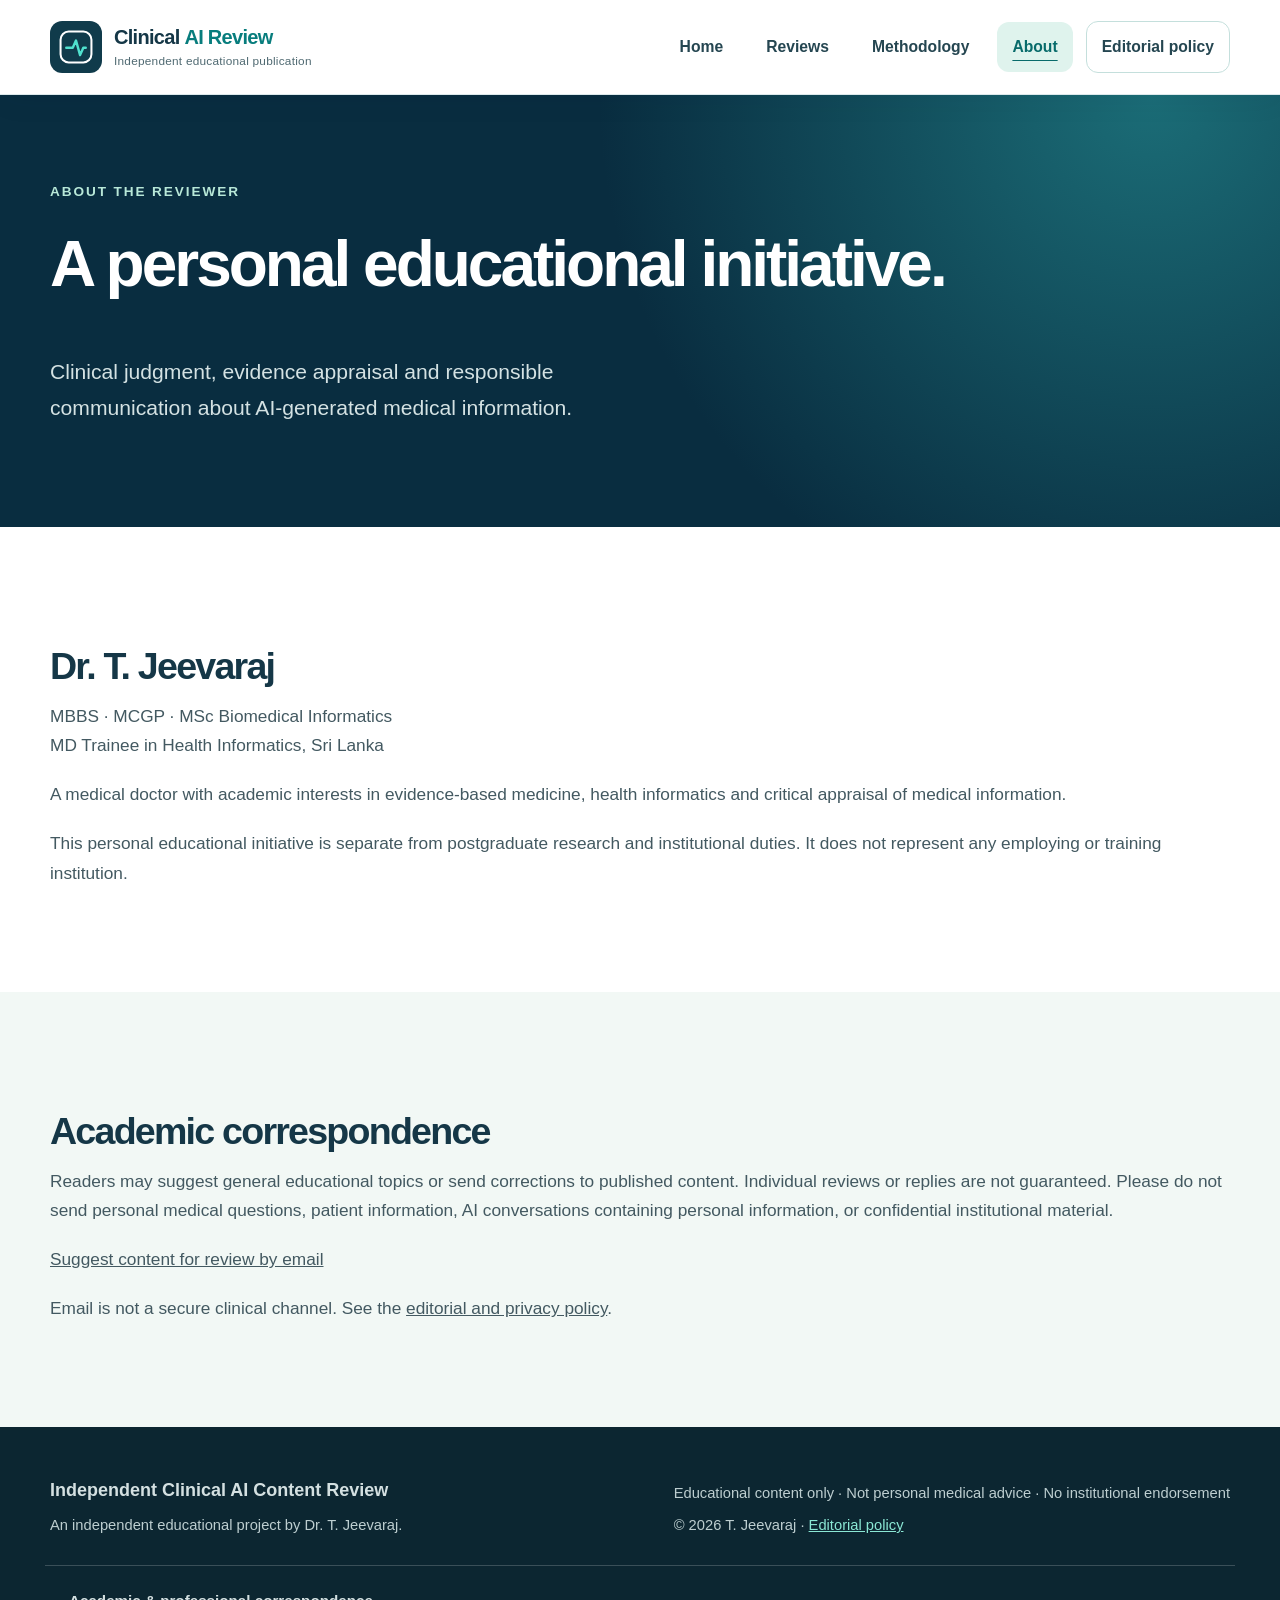
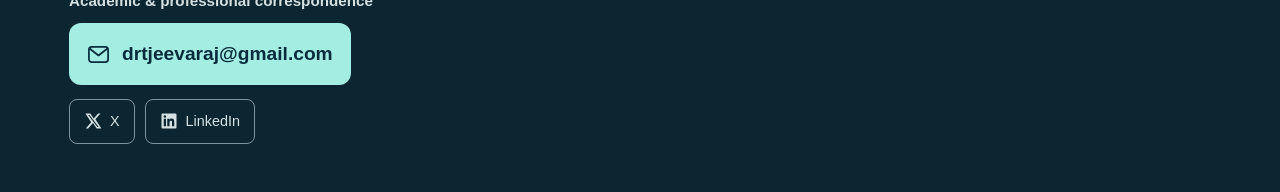
<file: about.html>
<!DOCTYPE html>

<html lang="en"><head>
<!-- GA4: public pages only; no advertising personalization -->


<meta charset="utf-8"/><meta content="width=device-width, initial-scale=1" name="viewport"/><meta content="#082b3b" name="theme-color"/><meta content="About the reviewer: qualifications, selected research and the independent educational scope of Clinical AI Content Review." name="description"/><title>About Dr. T. Jeevaraj | Independent Clinical AI Content Review</title><link href="https://drjeevaraj.com/about.html" rel="canonical"/><link href="assets/favicon.svg" rel="icon" type="image/svg+xml"/><meta content="website" property="og:type"/><meta content="About Dr. T. Jeevaraj" property="og:title"/><meta content="About the reviewer: qualifications, selected research and the independent educational scope of Clinical AI Content Review." property="og:description"/><meta content="https://drjeevaraj.com/about.html" property="og:url"/><meta content="https://tjeevan.github.io/clinical-ai-review/assets/social-card.svg" property="og:image"/><meta content="summary_large_image" name="twitter:card"/><style>@import url('https://fonts.googleapis.com/css2?family=DM+Sans:wght@400;500;600;700&family=Source+Serif+4:ital,wght@0,400;0,500;0,600;1,400;1,500&display=swap');
:root{--navy:#102f3b;--navy2:#163f49;--teal:#176f69;--mint:#a8e4d4;--paper:#f7f9f7;--ink:#19333d;--muted:#53666d;--line:#dbe4e1;--white:#fff}*{box-sizing:border-box}html{scroll-behavior:smooth}body{margin:0;color:var(--ink);background:var(--white);font-family:'DM Sans',Arial,sans-serif;font-size:16px;line-height:1.7}a{color:inherit}a:focus-visible,button:focus-visible{outline:3px solid #ce8e30;outline-offset:4px}img{max-width:100%;height:auto}h1,h2,h3,p{margin-top:0}h1,h2{font-family:'Source Serif 4',Georgia,serif;font-weight:500;line-height:1.13;letter-spacing:-.035em}h1{font-size:clamp(3.2rem,5.4vw,5.9rem)}h2{font-size:clamp(2.15rem,3.5vw,3.45rem)}h3{font-size:1.15rem;line-height:1.3}p{margin-bottom:1.2rem}.wrap{max-width:1190px;margin:auto;padding:0 30px}.narrow{max-width:830px}.skip{position:absolute;top:-80px;left:15px;background:white;padding:10px;z-index:30}.skip:focus{top:12px}.header{background:white;border-bottom:1px solid var(--line);position:sticky;top:0;z-index:10}.head-inner{display:flex;align-items:center;justify-content:space-between;min-height:84px;gap:24px}.brand{display:flex;align-items:center;gap:12px;text-decoration:none;font-size:1rem;font-weight:500;line-height:1.15;white-space:nowrap}.brand b{font-weight:700}.brand small{display:block;color:var(--muted);font-size:.69rem;letter-spacing:.045em;margin-top:5px}.brand-symbol{width:42px;height:42px;border-radius:12px;background:var(--navy);color:white;display:grid;place-items:center;font-family:Georgia,serif;font-size:22px}.brand-symbol span{color:var(--mint)}.nav{display:flex;gap:23px;align-items:center}.nav a{text-decoration:none;font-size:.79rem;font-weight:600;color:#40545c;white-space:nowrap}.nav a:hover,.nav a[aria-current=page]{color:var(--teal)}.nav a[aria-current=page]{text-decoration:underline;text-underline-offset:8px}.menu-button{display:none}.hero{background:var(--navy);color:white;padding:100px 0 104px;overflow:hidden}.hero-grid{display:grid;grid-template-columns:1.12fr .88fr;gap:7%;align-items:center}.hero h1{max-width:760px;margin:0 0 27px}.hero h1 em,.dark h2 em{color:var(--mint);font-weight:400}.eyebrow{text-transform:uppercase;font-size:.69rem;font-weight:700;letter-spacing:.21em;color:var(--teal);margin-bottom:24px}.hero .eyebrow,.dark .eyebrow{color:var(--mint)}.lead{font-size:clamp(1.12rem,1.65vw,1.34rem);line-height:1.7;max-width:650px}.hero .lead{color:#d0dfe0}.actions{display:flex;gap:12px;flex-wrap:wrap;margin-top:32px}.button{display:inline-flex;align-items:center;justify-content:center;text-decoration:none;padding:14px 22px;border-radius:7px;font-size:.85rem;font-weight:700;transition:transform .2s,background .2s}.button:hover{transform:translateY(-2px)}.primary{background:var(--mint);color:#102f3b}.primary:hover{background:#c2f2e6}.secondary{border:1px solid #7e999d;color:white}.light{background:var(--mint);color:var(--navy)}.hero-caption{color:#b8c9c9;font-size:.79rem;margin-top:30px}.hero-panel{background:#f7fbfa;color:var(--ink);border-radius:16px;padding:32px;box-shadow:0 25px 75px #04192355;transform:rotate(1deg)}.panel-kicker{display:flex;justify-content:space-between;color:var(--teal);font-size:.69rem;font-weight:700;letter-spacing:.13em;border-bottom:1px solid var(--line);padding-bottom:20px;margin-bottom:28px}.process-node{display:flex;align-items:center;gap:16px}.process-node>span{border-radius:50%;background:#e1f3ee;color:var(--teal);height:44px;width:44px;display:grid;place-items:center;font-size:.8rem;font-weight:700}.process-node strong{display:block;font-size:1.05rem}.process-node small{display:block;color:var(--muted);font-size:.79rem}.process-line{height:31px;border-left:1px dashed #8bb6ab;margin-left:22px}.panel-bottom{border-top:1px solid var(--line);margin-top:28px;padding-top:20px;color:var(--muted);font-size:.78rem}.strip{background:#eaf4f0}.strip-items{display:flex;justify-content:space-between;gap:16px;flex-wrap:wrap;padding-top:18px;padding-bottom:18px;font-size:.8rem;font-weight:700;color:#24564e}.section{padding:92px 0}.section-head{max-width:780px;margin-bottom:44px}.section-head p:last-child{max-width:690px;color:var(--muted)}.three,.domain-grid{display:grid;grid-template-columns:repeat(3,1fr);gap:17px}.feature,.domain{border:1px solid var(--line);padding:29px;border-radius:12px;background:white}.feature p,.domain p{color:var(--muted);font-size:.9rem;margin:0}.number{display:block;color:var(--teal);font-size:.76rem;letter-spacing:.15em;font-weight:700;margin-bottom:25px}.tinted{background:var(--paper)}.split{display:grid;grid-template-columns:1fr 1fr;gap:9%;align-items:center}.body-lg{font-size:1.1rem;color:var(--muted)}.note-card,.status-card{border:1px solid var(--line);background:white;padding:35px;border-radius:13px}.note-card p,.status-card p{color:var(--muted)}.small-label{font-size:.71rem;font-weight:700;letter-spacing:.13em;color:var(--teal);text-transform:uppercase}.note-card a,.text-link{color:var(--teal);font-weight:700;text-decoration:none;border-bottom:1px solid #a3c7c0;padding-bottom:4px}.domain-grid{gap:15px}.domain{min-height:230px}.dark{background:var(--navy);color:white}.dark p{color:#c9d8da}.identity{background:#204652;padding:24px;border-radius:13px;display:flex;align-items:center;gap:25px}.identity img{width:125px;height:154px;object-fit:cover;object-position:top;border-radius:9px}.identity h3{margin:0 0 12px}.identity p{margin:0 0 6px;font-size:.88rem}.identity small{color:var(--mint)}.book-teaser{display:flex;gap:46px;align-items:center}.book-teaser img{width:185px;border-radius:4px;box-shadow:0 15px 35px #102f3b2a}.book-teaser>div{max-width:650px}.page-hero{background:var(--navy);color:white;padding:85px 0 82px}.page-hero .eyebrow{color:var(--mint)}.page-hero h1{font-size:clamp(2.8rem,5vw,5rem)}.page-hero .lead{color:#d4e2e3}.prose{max-width:780px}.prose h2{font-size:2rem;margin:34px 0 14px}.prose h3{margin:28px 0 10px}.prose p,.prose li{color:#435961}.prose blockquote{font-family:Georgia,serif;font-size:1.5rem;border-left:4px solid var(--teal);padding-left:22px;margin:35px 0}.prose .qual{color:var(--teal);font-weight:700}.content-list{padding-left:22px}.content-list li{margin:12px 0}.status-card{background:var(--paper)}.mt{margin-top:50px}.rubric{display:grid;grid-template-columns:1fr 1fr;gap:12px}.rubric>div{padding:20px;border:1px solid var(--line);border-radius:10px}.rubric p{font-size:.87rem;margin:8px 0 0}.muted{color:var(--muted);font-size:.86rem}.small{font-size:.78rem}.about-layout{display:grid;grid-template-columns:280px 1fr;gap:65px;align-items:start}.portrait{width:280px;aspect-ratio:3/4;object-fit:cover;object-position:top;border-radius:10px}.book-layout{display:grid;grid-template-columns:330px 1fr;gap:70px;align-items:start}.book-cover{width:100%;border-radius:5px;box-shadow:0 20px 40px #102f3b28}.full{display:flex;margin-top:20px;text-align:center}.footer{background:#0c2631;color:#d4e0e1;padding:48px 0}.foot-grid{display:flex;justify-content:space-between;gap:40px}.foot-grid p{font-size:.78rem;color:#bdced0;margin:6px 0}.foot-grid a{color:var(--mint)}@media(max-width:950px){.nav{gap:12px}.nav a{font-size:.73rem}.hero-grid{gap:30px}.hero-panel{padding:22px}.wrap{padding:0 22px}}@media(max-width:760px){.head-inner{min-height:72px}.menu-button{display:flex;flex-direction:column;gap:5px;padding:12px;border:1px solid var(--line);background:white;border-radius:6px}.menu-button span{width:22px;height:2px;background:var(--navy)}.nav{display:none;position:absolute;top:71px;left:0;right:0;background:white;border-bottom:1px solid var(--line);padding:20px 25px;flex-direction:column;align-items:stretch;gap:15px}.nav.open{display:flex}.hero{padding:67px 0}.hero-grid,.split,.about-layout,.book-layout{grid-template-columns:1fr;gap:35px}.hero-panel{transform:none}.three,.domain-grid{grid-template-columns:1fr 1fr}.section{padding:65px 0}.identity{max-width:490px}.book-teaser{gap:25px}.book-teaser img{width:125px}.foot-grid{flex-direction:column}.page-hero{padding:62px 0}}@media(max-width:490px){.brand{font-size:.89rem}.brand small{font-size:.6rem}.brand-symbol{height:36px;width:36px}.three,.domain-grid,.rubric{grid-template-columns:1fr}.book-teaser{align-items:flex-start}.book-teaser img{width:110px}.book-teaser h2{font-size:1.9rem}.hero h1{font-size:3.05rem}.section-head{margin-bottom:25px}.identity{align-items:flex-start}.identity img{width:90px;height:115px}.cover-col{max-width:310px}}@media(prefers-reduced-motion:reduce){html{scroll-behavior:auto}.button{transition:none}}
/* Visual upgrade v2: larger, legible type; elevated backgrounds; consistent vector icons */
:root{--paper:#f2f7f5;--muted:#40565d;--line:#d4e2df;--teal:#12645f}
body{font-size:18px;line-height:1.72}
.wrap{max-width:1250px}
h1{font-size:clamp(3.1rem,5.4vw,5.8rem)}
h2{font-size:clamp(2.35rem,3.6vw,3.65rem)}
h3{font-size:1.36rem}
.nav a{font-size:.96rem}
.brand{font-size:1.1rem}
.brand small{font-size:.77rem}
.eyebrow,.small-label,.panel-kicker{font-size:.81rem}
.hero{position:relative;background:radial-gradient(ellipse at 86% 14%,#24636a 0%,transparent 40%),linear-gradient(125deg,#102f3b 0%,#103d46 100%);padding:105px 0 110px}
.hero:before{content:"";position:absolute;inset:0;opacity:.13;pointer-events:none;background-image:radial-gradient(#b5e8dc 1px,transparent 1px);background-size:24px 24px;mask-image:linear-gradient(90deg,transparent 20%,black 100%)}
.hero-grid{position:relative;z-index:1}
.hero .lead{font-size:clamp(1.23rem,1.8vw,1.52rem)}
.hero-caption,.panel-bottom{font-size:.95rem}
.button{font-size:1rem;padding:16px 25px;border-radius:11px}
.hero-panel{transform:none;border:1px solid #d5e9e5;background:linear-gradient(155deg,#ffffff,#e9f7f2);box-shadow:0 30px 85px #061a2340;padding:35px}
.process-node{gap:18px}
.process-node .process-icon{width:56px;height:56px;border-radius:17px;background:#d6f0e8;color:#14645e;display:grid;place-items:center;flex:none}
.process-node .process-icon svg{width:29px;height:29px}
.process-node strong{font-size:1.14rem}
.process-node small{font-size:.94rem;line-height:1.45}
.process-line{margin-left:27px;height:35px;border-left:2px dashed #8dbbb0}
.section{padding:100px 0}
.section-head p:last-child,.body-lg{font-size:1.17rem}
.feature,.domain,.note-card,.status-card{position:relative;overflow:hidden;border:1px solid #d5e5e0;border-radius:20px;background:linear-gradient(150deg,#fff 0%,#f2faf7 100%);box-shadow:0 10px 28px #0d3b4210;transition:transform .2s ease,box-shadow .2s ease,border-color .2s ease}
.feature:hover,.domain:hover{transform:translateY(-5px);box-shadow:0 20px 45px #0d3b421a;border-color:#9bcac0}
.feature,.domain{padding:32px}
.feature:nth-child(2),.domain:nth-child(3n+2){background:linear-gradient(145deg,#fff,#eff6fb)}
.feature:nth-child(3),.domain:nth-child(3n){background:linear-gradient(145deg,#fff,#f3f4fb)}
.feature p,.domain p,.rubric p{font-size:1.04rem;line-height:1.67}
.feature-top{display:flex;align-items:flex-start;justify-content:space-between;gap:12px;margin-bottom:24px}
.feature-top .number{margin:10px 0 0}
.icon-tile{width:62px;height:62px;flex:none;border-radius:17px;display:grid;place-items:center;background:#d9f1ea;color:#13665f;border:1px solid #c5e5dc}
.domain:nth-child(3n+2) .icon-tile,.feature:nth-child(2) .icon-tile{background:#e1edf8;color:#22577b;border-color:#cfdfef}
.domain:nth-child(3n) .icon-tile,.feature:nth-child(3) .icon-tile{background:#eae9f8;color:#57548a;border-color:#dcdaf1}
.line-icon{height:31px;width:31px;display:block}
.tinted{background:linear-gradient(145deg,#eef6f2,#f7faf8)}
.note-card,.status-card{padding:39px}
.note-card p,.status-card p,.prose p,.prose li{font-size:1.07rem}
.domain{min-height:255px}
.strip{background:#e1f2ec}
.strip-items{font-size:.99rem}
.identity{background:linear-gradient(135deg,#244f59,#1b4651);border:1px solid #41737a;box-shadow:0 16px 35px #031e2833}
.identity p{font-size:1rem}
.identity img{width:140px;height:174px}
.book-teaser{background:linear-gradient(110deg,#f0f8f5,#fff);padding:35px;border:1px solid #dce9e4;border-radius:22px;box-shadow:0 14px 35px #103b4210}
.book-teaser img{width:195px}
.prose{max-width:880px}
.prose h2{font-size:2.35rem}
.rubric>div{background:linear-gradient(145deg,#fff,#f1f8f5);border-radius:15px;padding:26px;box-shadow:0 8px 20px #123c4210}
.page-hero{background:radial-gradient(circle at 90% 10%,#235a62,transparent 40%),var(--navy)}
.footer p,.foot-grid p{font-size:.92rem}
@media(max-width:950px){.nav a{font-size:.86rem}.hero-grid{grid-template-columns:1fr 1fr;gap:28px}}
@media(max-width:760px){body{font-size:17px}.hero-grid{grid-template-columns:1fr}.hero{padding:65px 0}.section{padding:68px 0}.hero-panel{max-width:600px}.three,.domain-grid{grid-template-columns:1fr 1fr}.book-teaser{padding:24px}.nav a{font-size:1.05rem}}
@media(max-width:540px){.three,.domain-grid,.rubric{grid-template-columns:1fr}.feature,.domain{padding:27px}.hero h1{font-size:clamp(2.65rem,11vw,3.35rem)}.hero .lead{font-size:1.16rem}.book-teaser{flex-direction:column}.book-teaser img{width:145px}.identity img{width:100px;height:130px}.identity{gap:15px}.identity p{font-size:.93rem}}
@media(prefers-reduced-motion:reduce){.feature,.domain{transition:none}.feature:hover,.domain:hover{transform:none}}

/* v3 — editorial visual system: compact icons, intentional spacing, elevated cards */
:root{--navy:#112f3b;--ink:#173640;--teal:#17645f;--muted:#465e65;--line:#d6e4e1;--paper:#f5f8f7;--mint:#b8e8d8}
body{font-size:18px;line-height:1.65}
.header{box-shadow:0 3px 22px rgba(10,45,51,.045)}
.nav a{font-size:.92rem}
.hero{background:radial-gradient(ellipse at 83% 15%,rgba(64,132,137,.34),transparent 43%),linear-gradient(130deg,#102c39 0%,#123d45 100%)}
.hero-panel{border:1px solid rgba(255,255,255,.7);border-radius:24px;background:linear-gradient(145deg,#fff,#edf7f4);box-shadow:0 22px 65px rgba(0,18,27,.24);padding:34px}
/* Explicitly constrain inline SVGs: fixes enormous icons in PDF rendering */
.line-icon,.feature .line-icon,.domain .line-icon,.process-node .line-icon{display:block!important;width:26px!important;height:26px!important;min-width:26px!important;min-height:26px!important;max-width:26px!important;max-height:26px!important;flex:0 0 26px!important;overflow:visible}
.feature-top{display:flex!important;align-items:center!important;justify-content:space-between!important;gap:14px!important;margin:0 0 18px!important;min-height:52px!important}
.feature-top .number{margin:0!important;font-size:.78rem}
.icon-tile,.feature .icon-tile,.domain .icon-tile{display:inline-flex!important;align-items:center!important;justify-content:center!important;flex:0 0 52px!important;width:52px!important;height:52px!important;min-width:52px!important;min-height:52px!important;max-width:52px!important;max-height:52px!important;border-radius:14px!important;padding:0!important;overflow:hidden!important;background:#e2f2ec;border:1px solid #cde5dc;color:#17645f}
.process-node .process-icon{display:inline-flex!important;align-items:center!important;justify-content:center!important;flex:0 0 50px!important;width:50px!important;height:50px!important;min-width:50px!important;min-height:50px!important;max-width:50px!important;max-height:50px!important;border-radius:15px!important;background:#e0f1eb!important;padding:0!important}
.process-node .process-icon .line-icon{width:25px!important;height:25px!important;min-width:25px!important;min-height:25px!important;max-width:25px!important;max-height:25px!important}
.process-node{display:flex!important;align-items:center!important;gap:16px!important;min-height:60px!important}
.process-line{height:24px!important;margin-left:24px!important;border-left:2px dashed #9dc9bb!important}
.process-node strong{font-size:1.07rem!important;line-height:1.35}.process-node small{font-size:.86rem!important;line-height:1.45}
.panel-kicker{font-size:.75rem!important;letter-spacing:.12em}.panel-bottom{font-size:.85rem!important}
/* Modern scientific cards with restrained colour rather than large decoration */
.feature,.domain{display:flex;flex-direction:column;justify-content:flex-start;min-height:0!important;padding:28px!important;border:1px solid #d9e6e3!important;border-radius:18px!important;background:#fff!important;box-shadow:0 8px 22px rgba(18,57,66,.055)!important;transition:box-shadow .18s ease,transform .18s ease,border-color .18s ease!important}
.feature:before,.domain:before{content:'';position:absolute;top:0;left:0;right:0;height:4px;background:#77bfb0}
.feature:nth-child(3n+2):before,.domain:nth-child(3n+2):before{background:#82a9c9}
.feature:nth-child(3n):before,.domain:nth-child(3n):before{background:#a7a0d1}
.feature:nth-child(3n+2) .icon-tile,.domain:nth-child(3n+2) .icon-tile{background:#eaf1f9!important;color:#37658c!important;border-color:#dbe6f2!important}
.feature:nth-child(3n) .icon-tile,.domain:nth-child(3n) .icon-tile{background:#f0edf9!important;color:#67618e!important;border-color:#e5e0f3!important}
.feature:hover,.domain:hover{transform:translateY(-3px)!important;box-shadow:0 16px 35px rgba(18,57,66,.11)!important;border-color:#9ac7be!important}
.feature h3,.domain h3{font-size:1.24rem!important;margin-bottom:11px!important}
.feature p,.domain p{font-size:1rem!important;line-height:1.58!important}
.three,.domain-grid{gap:20px!important;align-items:stretch}
.section{padding:84px 0!important}
.tinted{background:linear-gradient(135deg,#eef5f3,#f8faf9)!important}
.note-card,.status-card{background:white!important;border:1px solid #d9e7e3!important;border-radius:18px!important;box-shadow:0 12px 30px rgba(18,57,66,.07)!important}
/* Stronger, consistent buttons */
.button{position:relative;display:inline-flex;align-items:center;justify-content:center;gap:12px;min-height:52px;padding:15px 24px!important;border-radius:12px!important;font-size:.99rem!important;font-weight:700!important;line-height:1.25;letter-spacing:.005em;border:1px solid transparent;text-decoration:none!important;box-shadow:0 7px 17px rgba(5,36,42,.12);transition:transform .17s ease,box-shadow .17s ease,background-color .17s ease!important}
.button.primary{background:#b9e9da!important;color:#123b42!important;border-color:#b9e9da!important}
.button.primary:hover{background:#d1f4e7!important;box-shadow:0 11px 24px rgba(5,36,42,.2);transform:translateY(-2px)}
.button.secondary{background:rgba(255,255,255,.075)!important;color:#fff!important;border-color:rgba(255,255,255,.58)!important;box-shadow:none}
.button.secondary:hover{background:rgba(255,255,255,.18)!important;transform:translateY(-2px)}
.page-hero .button.secondary{color:white!important}
.text-link,.note-card a:not(.button),.arrow-link{font-size:1rem;text-underline-offset:5px;text-decoration-thickness:1px}
.contact-panel{background:#f2f8f5}.contact-card{background:white;border:1px solid #d8e8e1;border-radius:20px;padding:35px;box-shadow:0 12px 35px rgba(18,57,66,.08)}.contact-card h2{font-size:2rem}.contact-card .button.primary{background:#14655f!important;color:white!important;border-color:#14655f!important}.contact-card .button.primary:hover{background:#0d4d49!important}.contact-note{margin-top:20px}
.contact-mini{display:flex;gap:10px;align-items:center;justify-content:center;flex-wrap:wrap;padding:22px 16px 6px;font-size:.94rem;color:#cbdcde}.contact-mini a{color:#b9e9da;text-decoration:underline;text-underline-offset:4px}
@media(max-width:950px){.nav a{font-size:.84rem}.hero-grid{grid-template-columns:1fr 1fr;gap:25px}}
@media(max-width:760px){.hero-grid{grid-template-columns:1fr}.hero-panel{max-width:650px}.section{padding:64px 0!important}.three,.domain-grid{grid-template-columns:repeat(2,minmax(0,1fr))}.nav a{font-size:1.05rem}.button{min-height:52px}}
@media(max-width:540px){.three,.domain-grid{grid-template-columns:1fr}.feature,.domain{padding:25px!important}.hero-panel{padding:24px}.actions{gap:12px}.actions .button{width:100%}.contact-card{padding:25px}.hero h1{font-size:clamp(2.65rem,11vw,3.4rem)}}
@media(prefers-reduced-motion:reduce){.feature,.domain,.button{transition:none!important}.feature:hover,.domain:hover,.button:hover{transform:none!important}}

/* 2026 editorial redesign — readable type, expressive headings and accessible navigation */
:root{--navy:#092d40;--deep:#062434;--teal:#087c80;--paper:#f3f8f8;--muted:#435d67}
html{scroll-behavior:smooth}
body{font-family:Inter,"Segoe UI",Arial,sans-serif;font-size:18px;line-height:1.75;color:#153747;background:#fff}
.wrap{max-width:1240px}
.header{position:sticky;top:0;z-index:60;background:rgba(255,255,255,.97);backdrop-filter:blur(16px);box-shadow:0 5px 30px #102f3b0d;border-bottom:1px solid #dce9eb}
.head-inner{min-height:94px;gap:24px}
.brand{display:flex;align-items:center;gap:12px;font-size:1.25rem;font-weight:760;letter-spacing:-.035em;line-height:1.12}
.brand b{color:#087d7d}
.brand small{font-size:.74rem;letter-spacing:.02em;font-weight:500;color:#506a72;margin-top:6px}
.brand-symbol{background:#0a3547;border-radius:15px;width:52px;height:52px;display:grid;place-items:center;color:white;flex:none;box-shadow:0 6px 15px #123b4b22}
.nav{display:flex;align-items:center;gap:5px}
.nav a{font-size:.94rem;font-weight:700;padding:11px 15px;border-radius:12px;color:#254651;transition:background .2s,color .2s,transform .2s}
.nav a:hover{background:#e5f4f1;color:#075f63;transform:translateY(-1px)}
.nav a[aria-current="page"]{background:#dff3ed;color:#086b6b}
.nav a:last-child{border:1px solid #c4dfdc}
.menu-button{border:1px solid #c9e2e1;border-radius:12px;background:#edf7f5;width:49px;height:46px}
h1,h2,h3{font-family:Inter,"Segoe UI",Arial,sans-serif;letter-spacing:-.047em;line-height:1.14}
h1{font-size:clamp(3.2rem,6vw,6.1rem);font-weight:820}
h2{font-size:clamp(2.45rem,4.1vw,4rem);font-weight:800}
h3{font-size:1.38rem;font-weight:760}
.section{padding:100px 0}
.section-head p:last-child,.body-lg{font-size:1.2rem;line-height:1.7}
.eyebrow{font-size:.85rem;font-weight:800;letter-spacing:.14em}
.visual-hero{background:radial-gradient(ellipse at 85% 4%,#1a6672 0%,transparent 46%),linear-gradient(125deg,#082d40,#104854);color:white;padding:80px 0 75px}
.visual-hero-inner{display:grid;grid-template-columns:1fr;gap:42px}
.hero-intro{text-align:center;max-width:1050px;margin:0 auto}
.hero-intro h1{margin:15px auto 25px;max-width:1050px}
.hero-intro h1 em{font-style:normal;color:#6ee6d6}
.hero-intro p:not(.eyebrow){font-size:clamp(1.18rem,2vw,1.5rem);color:#d5ebeb;max-width:800px;margin:0 auto 28px}
.hero-intro .actions{justify-content:center;display:flex;gap:15px;flex-wrap:wrap}
.button{display:inline-flex;align-items:center;justify-content:center;gap:13px;min-height:54px;padding:15px 25px;border-radius:14px;font-size:1rem;font-weight:750;text-decoration:none;box-shadow:0 9px 20px #062a3820;transition:transform .18s,box-shadow .18s,background .18s}
.button:hover{transform:translateY(-3px);box-shadow:0 14px 25px #062a3833}
.button.primary{background:linear-gradient(120deg,#1bd4c2,#62ead6);color:#06333c;border:1px solid #6ce7d9}
.button.secondary{background:transparent;color:#fff;border:1.5px solid #b7d8dd}
.button.secondary:hover{background:#ffffff18}
.button.outline{color:#075b66;background:#effaf7;border:1px solid #b3d9d6}
.button.small{min-height:44px;padding:11px 18px;font-size:.94rem}
.hero-slider{max-width:1180px;width:100%;margin:0 auto;background:#ffffff;border:1px solid #b4d9dd;border-radius:24px;box-shadow:0 24px 65px #001d2c60;overflow:hidden}
.slides{position:relative;aspect-ratio:16/9;background:#e7f5f6}
.hero-slide{position:absolute;inset:0;margin:0;opacity:0;visibility:hidden;transition:opacity .5s ease,visibility .5s ease}
.hero-slide.active{opacity:1;visibility:visible}
.hero-slide img{display:block;width:100%;height:100%;object-fit:contain}
.slider-controls{display:flex;align-items:center;justify-content:center;gap:16px;padding:13px 18px;background:#f4faf9}
.slide-arrow,.slide-pause{border:1px solid #c9e3df;border-radius:11px;background:white;color:#0c4a57;font-weight:750;min-width:45px;height:43px;cursor:pointer}
.slide-arrow{font-size:1.7rem;line-height:1}
.slide-pause{padding:0 14px;font-size:.87rem}
.slide-arrow:hover,.slide-pause:hover{background:#e3f3f0}
.slide-dots{display:flex;gap:9px;align-items:center}
.slide-dot{width:11px;height:11px;border-radius:100px;background:#a9c8c8;border:0;cursor:pointer;padding:0;transition:width .2s,background .2s}
.slide-dot.active{width:31px;background:#087e7e}
.feature,.domain,.note-card,.status-card,.publication{background:#fff;border:1px solid #d9e7e8;border-radius:22px;box-shadow:0 12px 30px #0b39430f;transition:transform .2s,box-shadow .2s}
.feature:hover,.domain:hover,.publication:hover{transform:translateY(-4px);box-shadow:0 22px 45px #0b39431c}
.feature,.domain{padding:32px}
.feature:nth-child(3n+1),.domain:nth-child(3n+1){background:linear-gradient(155deg,#fff,#eaf8f5)}
.feature:nth-child(3n+2),.domain:nth-child(3n+2){background:linear-gradient(155deg,#fff,#edf4fc)}
.feature:nth-child(3n),.domain:nth-child(3n){background:linear-gradient(155deg,#fff,#f1f0fc)}
.feature p,.domain p,.prose p,.prose li{font-size:1.08rem;line-height:1.72}
.icon-tile{display:grid;place-items:center;width:54px;height:54px;border-radius:15px;background:#dbf3ec;color:#075f67}
.line-icon{width:27px;height:27px}
.tinted{background:linear-gradient(135deg,#eef8f6,#f7fafc)}
.note-card,.status-card{padding:38px}
.page-hero{background:radial-gradient(circle at 90% 0%,#1b6d77,transparent 45%),#092d40}
.publication-grid{display:grid;grid-template-columns:repeat(2,minmax(0,1fr));gap:24px;margin:30px 0 65px}
.publication{padding:34px;display:flex;flex-direction:column;align-items:flex-start;gap:14px}
.publication h3{font-size:1.35rem;line-height:1.4}
.publication .button{margin-top:auto}
.pub-meta{color:#0b7779;font-size:.9rem;font-weight:800;letter-spacing:.06em}
.training{background:#eef8f6;padding:38px;border-radius:22px;border:1px solid #d3e8e5}
.training h2{font-size:2.2rem}
.training li{font-size:1.07rem;margin:10px 0}
:focus-visible{outline:3px solid #16b6a8;outline-offset:4px}
@media(max-width:1050px){.nav a{font-size:.86rem;padding:10px 9px}.brand{font-size:1.08rem}}
@media(max-width:760px){body{font-size:17px}.visual-hero{padding:55px 0}.section{padding:65px 0}.publication-grid{grid-template-columns:1fr}.hero-intro h1{font-size:clamp(2.5rem,9vw,4rem)}.nav a{font-size:1.1rem;padding:15px}.hero-slider{border-radius:15px}.slider-controls{padding:10px}.training{padding:24px}}
@media(max-width:540px){.hero-intro .actions{flex-direction:column}.hero-intro .actions .button{width:100%}.visual-hero-inner{gap:28px}.slider-controls{gap:9px}.slide-pause{padding:0 9px}.hero-slide img{object-fit:contain}.feature,.domain{padding:25px}}
@media(prefers-reduced-motion:reduce){html{scroll-behavior:auto}*,*:before,*:after{transition:none!important;animation:none!important}}

/* v4 deployment-safe polish */
.visual-hero{background:linear-gradient(120deg,#071f33 0%,#0d4c58 100%)!important;color:#fff!important}.visual-hero .eyebrow{color:#7fe8d6!important}.visual-hero h1{color:#fff!important;font-size:clamp(2.9rem,5.8vw,5.9rem)!important;line-height:1.09!important;font-weight:850!important}.visual-hero h1 em{color:#77eed9!important}.visual-hero .button.secondary{border:1px solid #c0e6e4!important;color:#fff!important;background:#ffffff12!important}.visual-hero .button.primary{color:#063a43!important;background:#7debd7!important}.hero-slider{box-shadow:0 28px 72px #00172288!important}.slides{aspect-ratio:16/9}.hero-slide{display:block}.hero-slide img{width:100%;height:100%;object-fit:cover}.nav a{font-size:.98rem!important}.section-head h2{font-size:clamp(2.55rem,4.5vw,4.25rem)!important}.feature,.domain,.publication{border-top:3px solid #31a99f!important}.feature h3,.domain h3{font-size:1.5rem!important}.feature p,.domain p{font-size:1.08rem!important}.hero-slider .slider-controls{border-top:1px solid #d5e8e7}.footer a{color:#8be8d5}
@media(max-width:760px){.nav{gap:8px}.nav.open{box-shadow:0 22px 30px #123b4b25}.nav a{font-size:1.08rem!important}.visual-hero h1{font-size:clamp(2.55rem,8.5vw,4rem)!important}}
</style><script type="application/ld+json">{"@context": "https://schema.org", "@type": "WebPage", "name": "About Dr. T. Jeevaraj", "url": "https://drjeevaraj.com/about.html", "description": "Independent educational discussion of AI-generated medical information.", "inLanguage": "en", "isAccessibleForFree": true}</script><script defer="">const button=document.querySelector('.menu-button');const nav=document.querySelector('#nav');if(button&&nav){button.addEventListener('click',()=>{const open=button.getAttribute('aria-expanded')==='true';button.setAttribute('aria-expanded',String(!open));nav.classList.toggle('open',!open)});nav.querySelectorAll('a').forEach(a=>a.addEventListener('click',()=>{nav.classList.remove('open');button.setAttribute('aria-expanded','false')}));document.addEventListener('keydown',e=>{if(e.key==='Escape'){nav.classList.remove('open');button.setAttribute('aria-expanded','false')}})}
// Accessible hero infographic carousel. Manual navigation and optional automatic rotation.
(()=>{const slider=document.querySelector('.hero-slider');if(!slider)return;
const slides=[...slider.querySelectorAll('.hero-slide')],dots=[...slider.querySelectorAll('.slide-dot')],pause=slider.querySelector('[data-pause]');
let index=0,paused=window.matchMedia('(prefers-reduced-motion: reduce)').matches,timer=null;
function show(n){index=(n+slides.length)%slides.length;slides.forEach((el,i)=>{el.classList.toggle('active',i===index);el.setAttribute('aria-hidden',String(i!==index))});dots.forEach((el,i)=>{el.classList.toggle('active',i===index);if(i===index)el.setAttribute('aria-current','true');else el.removeAttribute('aria-current')})}
function stop(){if(timer)clearInterval(timer);timer=null}
function start(){stop();if(!paused)timer=setInterval(()=>show(index+1),6500)}
slider.querySelector('[data-prev]').addEventListener('click',()=>{show(index-1);start()});
slider.querySelector('[data-next]').addEventListener('click',()=>{show(index+1);start()});
dots.forEach((dot,i)=>dot.addEventListener('click',()=>{show(i);start()}));
pause.addEventListener('click',()=>{paused=!paused;pause.textContent=paused?'Play':'Pause';pause.setAttribute('aria-label',paused?'Play automatic slideshow':'Pause automatic slideshow');start()});
slider.addEventListener('mouseenter',stop);slider.addEventListener('mouseleave',start);
slider.addEventListener('focusin',stop);slider.addEventListener('focusout',e=>{if(!slider.contains(e.relatedTarget))start()});
document.addEventListener('visibilitychange',()=>{if(document.hidden)stop();else start()});
if(paused){pause.textContent='Play';pause.setAttribute('aria-label','Play automatic slideshow')}
show(0);start()})();
</script><style>.nav .submit-nav{color:#fff;background:#176f69;padding:8px 12px;border-radius:7px}.nav .submit-nav:hover{color:#fff;background:#102f3b}@media(min-width:901px){.nav{gap:13px}.nav a{font-size:.76rem}}@media(max-width:1100px) and (min-width:901px){.head-inner{gap:10px}.nav{gap:8px}.brand small{display:none}}</style><style>/* Shared professional contact */ .footer .contact-prominent{max-width:1190px;margin:20px auto 0;padding:22px 24px 0;border-top:1px solid #ffffff30;box-sizing:border-box}.footer .email-label{display:block;color:#d4e0e1;font-size:.95rem;font-weight:700;margin-bottom:9px}.footer .email-primary{display:inline-flex;align-items:center;gap:12px;max-width:100%;padding:14px 18px;border-radius:12px;background:#a3ede2;color:#082c3c;font-size:clamp(1rem,2.5vw,1.2rem);font-weight:800;text-decoration:none;box-sizing:border-box}.footer .email-primary svg{flex:none}.footer .email-primary span{overflow-wrap:anywhere;min-width:0}.footer .email-primary:hover{background:#d0fff4;color:#082c3c;text-decoration:underline}.footer .social-links{display:flex;flex-wrap:wrap;gap:10px;margin-top:14px}.footer .social-links a{display:inline-flex;align-items:center;gap:8px;padding:9px 14px;border:1px solid #78969e;border-radius:8px;color:#d4e0e1;font-size:.9rem;text-decoration:none}.footer .social-links a:hover{background:#ffffff18}.footer .social-links svg{flex:none}@media(max-width:480px){.footer .contact-prominent{padding:18px 20px 0}.footer .email-primary{padding:12px;gap:8px}}</style><style id="consistent-brand-logo">.brand .brand-symbol,.brand .brand-mark{display:inline-flex!important;align-items:center!important;justify-content:center!important;width:52px!important;height:52px!important;min-width:52px!important;flex:0 0 52px!important;padding:0!important;background:transparent!important;border:0!important;border-radius:15px!important;box-shadow:none!important}.brand .brand-symbol svg,.brand .brand-mark svg{display:block!important;width:100%!important;height:100%!important;max-width:none!important}@media(max-width:540px){.brand .brand-symbol,.brand .brand-mark{width:42px!important;height:42px!important;min-width:42px!important;flex-basis:42px!important}}</style></head><body><a class="skip" href="#main">Skip to content</a><header class="header"><div class="wrap head-inner"><a class="brand" href="index.html"><span aria-hidden="true" class="brand-symbol"><svg xmlns="http://www.w3.org/2000/svg" width="52" height="52" viewBox="0 0 64 64" aria-hidden="true" focusable="false"><rect width="64" height="64" rx="15" fill="#103b4b"/><rect x="13" y="13" width="38" height="38" rx="10" fill="none" stroke="#fff" stroke-width="2.5"/><path d="M20 33h8l4-9 5 18 4-9h3" fill="none" stroke="#50e1ce" stroke-width="3" stroke-linecap="round" stroke-linejoin="round"/></svg></span><span>Clinical <b>AI Review</b><small>Independent educational publication</small></span></a><button aria-controls="nav" aria-expanded="false" aria-label="Toggle menu" class="menu-button"><span></span><span></span><span></span></button><nav aria-label="Main navigation" class="nav" id="nav"><a href="index.html">Home</a><a href="reviews.html">Reviews</a><a href="methodology.html">Methodology</a><a aria-current="page" href="about.html">About</a><a href="editorial-policy.html">Editorial policy</a></nav></div></header><main id="main"><section class="page-hero"><div class="wrap narrow"><p class="eyebrow">About the reviewer</p><h1>A personal educational initiative.</h1><p class="lead">Clinical judgment, evidence appraisal and responsible communication about AI-generated medical information.</p></div></section><section class="section"><div class="wrap narrow prose"><h2>Dr. T. Jeevaraj</h2><p>MBBS · MCGP · MSc Biomedical Informatics<br/>MD Trainee in Health Informatics, Sri Lanka</p><p>A medical doctor with academic interests in evidence-based medicine, health informatics and critical appraisal of medical information.</p><p>This personal educational initiative is separate from postgraduate research and institutional duties. It does not represent any employing or training institution.</p></div></section><section class="contact-panel section"><div class="wrap narrow prose"><h2>Academic correspondence</h2><p>Readers may suggest general educational topics or send corrections to published content. Individual reviews or replies are not guaranteed. Please do not send personal medical questions, patient information, AI conversations containing personal information, or confidential institutional material.</p><p><a href="mailto:drtjeevaraj@gmail.com">Suggest content for review by email</a></p><p>Email is not a secure clinical channel. See the <a href="editorial-policy.html">editorial and privacy policy</a>.</p></div></section></main><footer class="footer"><div class="wrap foot-grid"><div><strong>Independent Clinical AI Content Review</strong><p>An independent educational project by Dr. T. Jeevaraj.</p></div><div><p>Educational content only · Not personal medical advice · No institutional endorsement</p><p>© 2026 T. Jeevaraj · <a href="editorial-policy.html">Editorial policy</a></p></div></div><div class="contact-prominent"><div class="email-contact"><span class="email-label">Academic &amp; professional correspondence</span><a class="email-primary" href="mailto:drtjeevaraj@gmail.com"><svg aria-hidden="true" fill="none" height="23" stroke="currentColor" stroke-linecap="round" stroke-linejoin="round" stroke-width="1.8" viewbox="0 0 24 24" width="23"><rect height="16" rx="3" width="20" x="2" y="4"></rect><path d="m3 6 9 7 9-7"></path></svg><span>drtjeevaraj@gmail.com</span></a></div><div aria-label="Professional social profiles" class="social-links"><a aria-label="X profile (opens in a new tab)" href="https://x.com/drjeevaraj" rel="noopener noreferrer" target="_blank"><svg aria-hidden="true" fill="currentColor" height="18" viewbox="0 0 24 24" width="18"><path d="M18.9 2H22l-6.8 7.8L23.2 22h-6.3l-4.9-7.4L5.5 22H2.3l7.3-8.4L1.9 2h6.5l4.5 6.8L18.9 2zm-1.1 18h1.7L7.4 3.9H5.6L17.8 20z"></path></svg> X</a><a aria-label="LinkedIn profile (opens in a new tab)" href="https://www.linkedin.com/in/drjeevaraj/" rel="noopener noreferrer" target="_blank"><svg aria-hidden="true" fill="currentColor" height="18" viewbox="0 0 24 24" width="18"><path d="M20.5 2h-17A1.5 1.5 0 0 0 2 3.5v17A1.5 1.5 0 0 0 3.5 22h17a1.5 1.5 0 0 0 1.5-1.5v-17A1.5 1.5 0 0 0 20.5 2zM8 19H5V9h3v10zM6.5 7.7a1.7 1.7 0 1 1 0-3.4 1.7 1.7 0 0 1 0 3.4zM19 19h-3v-5.5c0-1.4-.5-2-1.5-2-1.2 0-1.8.8-1.8 2V19h-3V9h2.9v1.3c.6-1 1.6-1.6 2.9-1.6 2.3 0 3.5 1.4 3.5 4.2V19z"></path></svg> LinkedIn</a></div></div></footer></body></html>
</file>
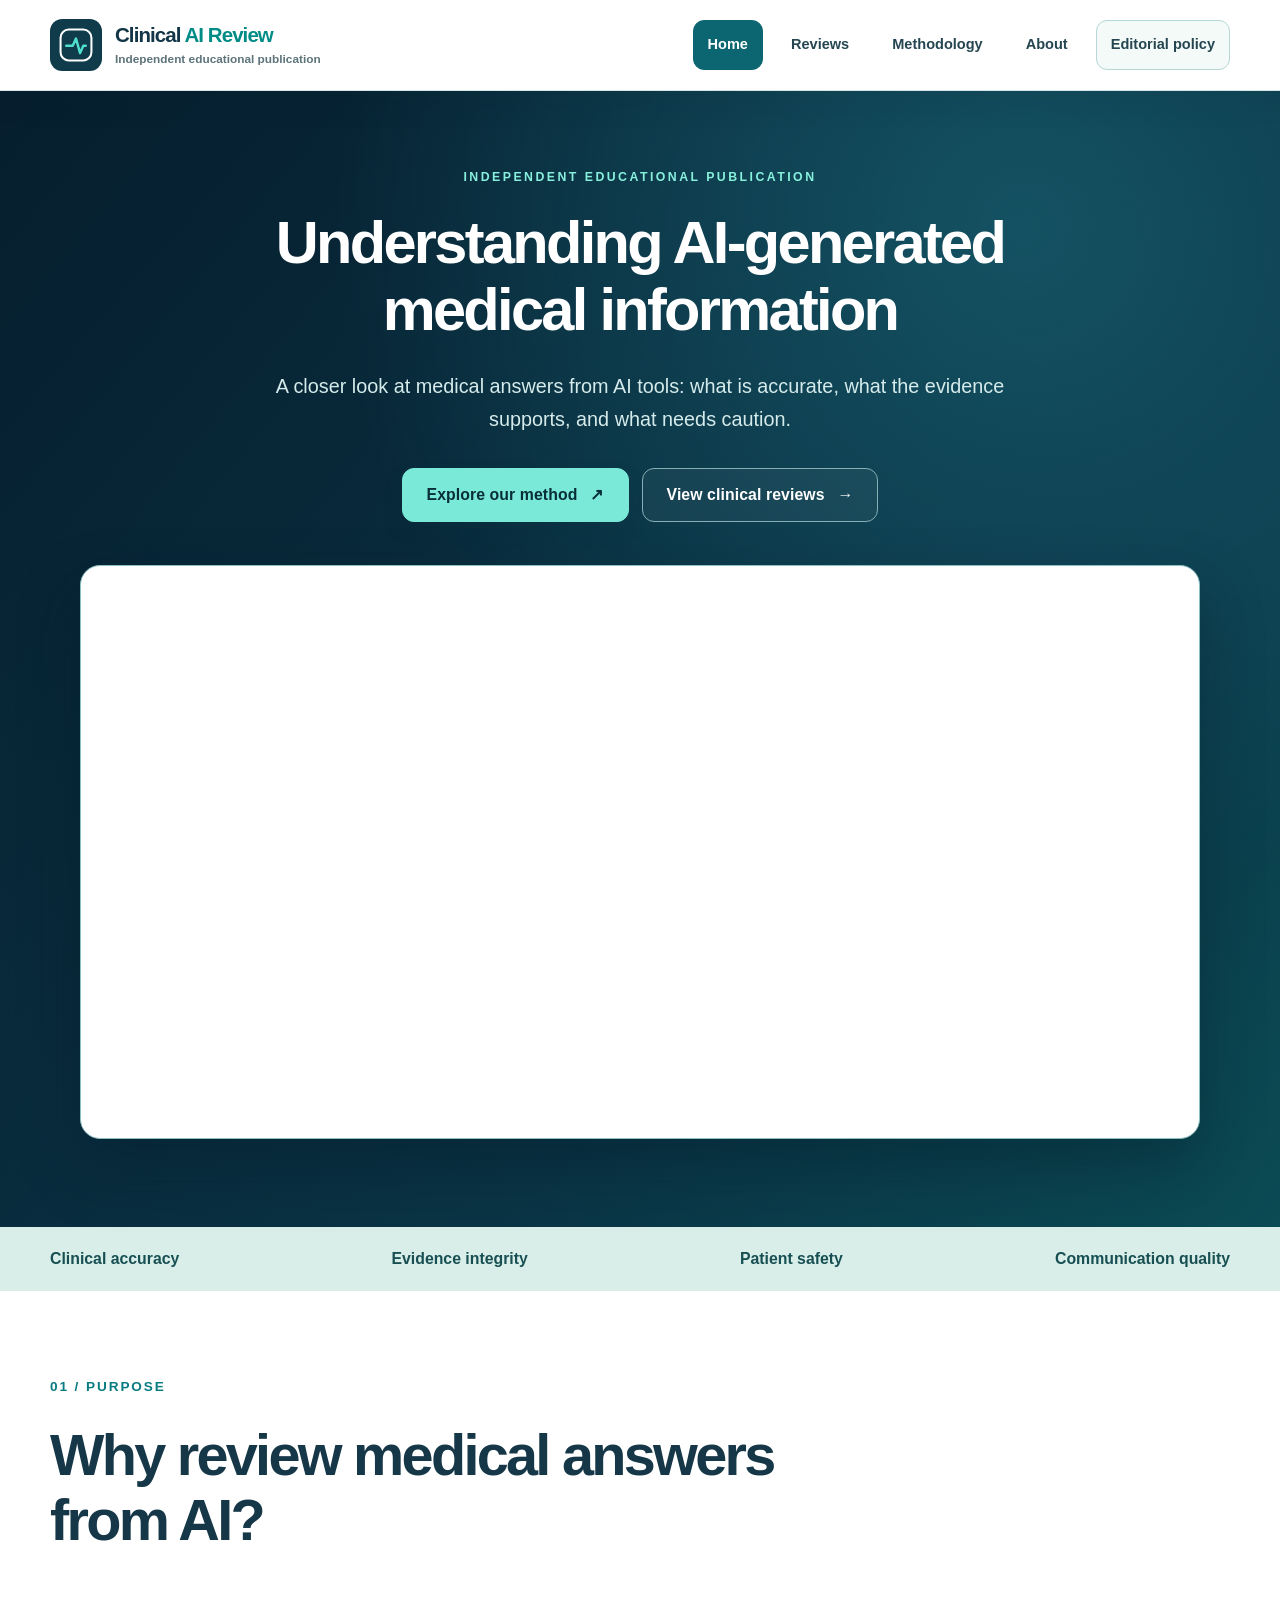
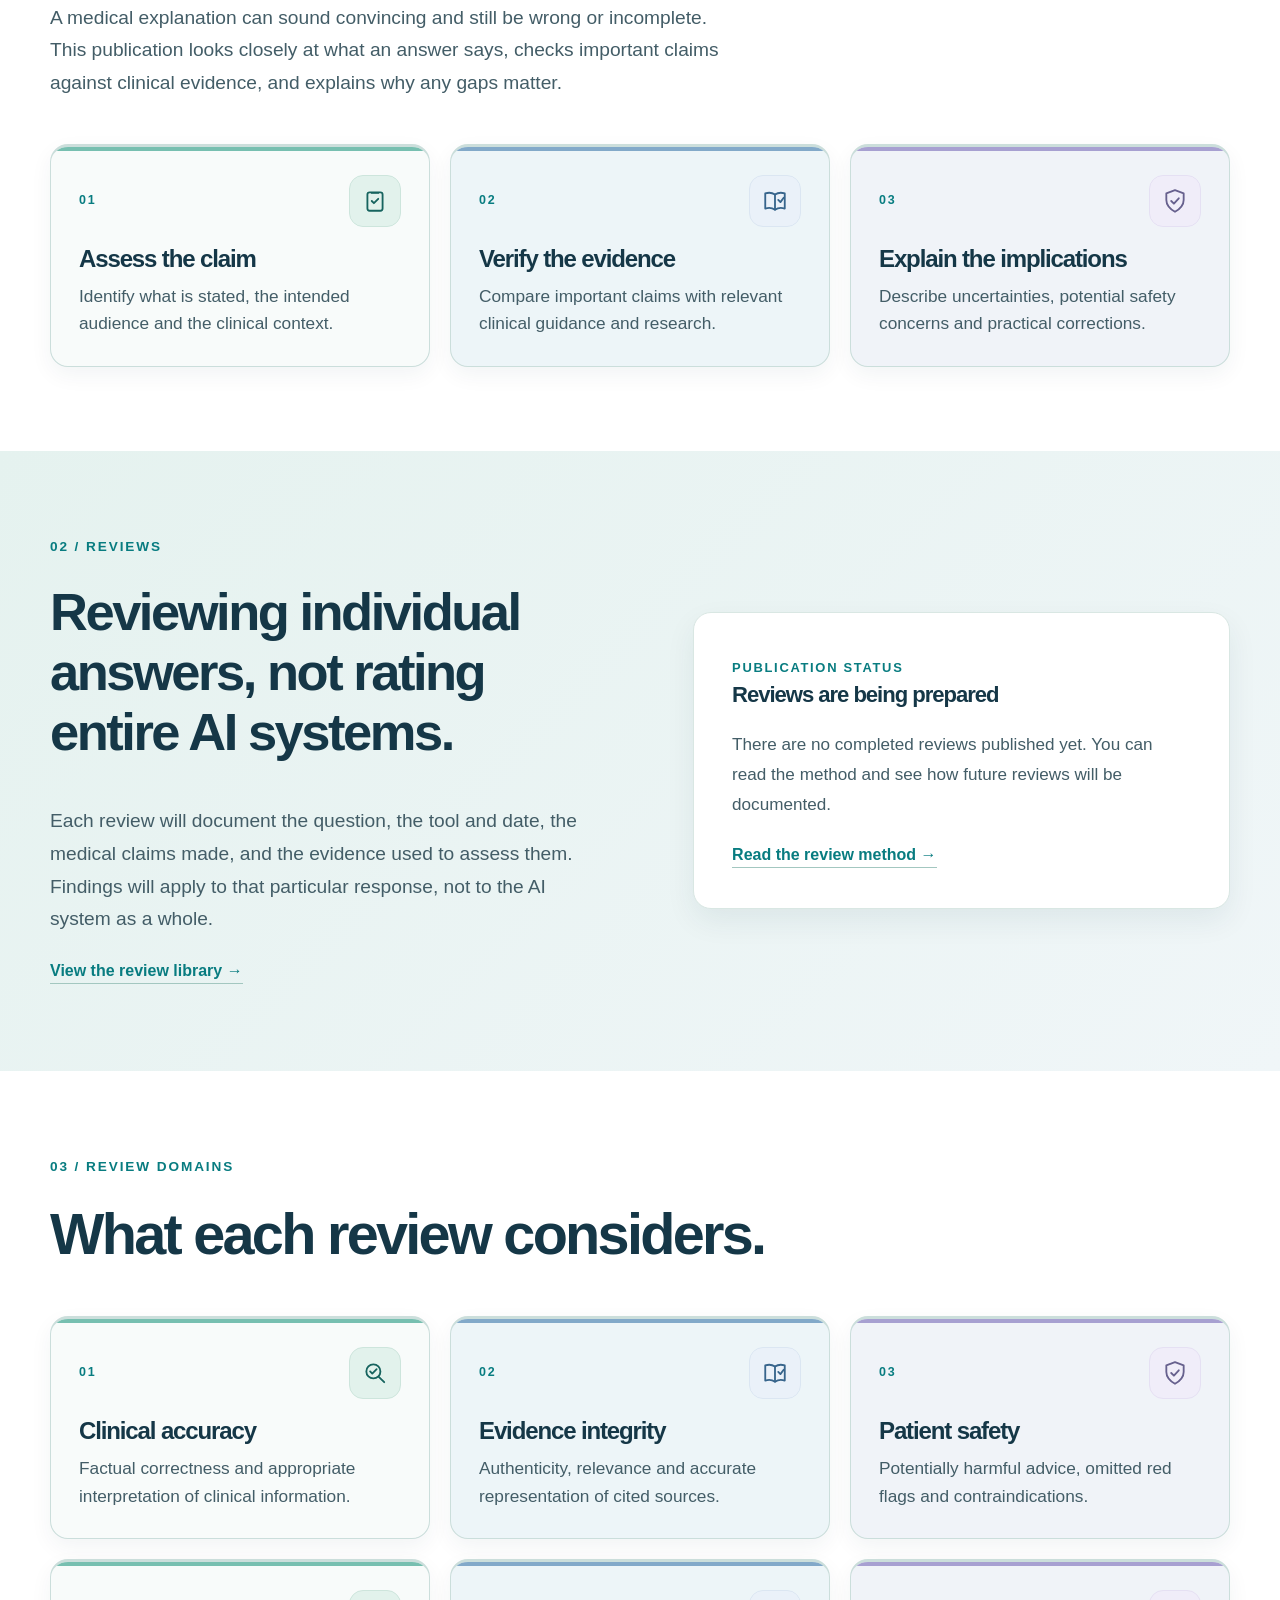
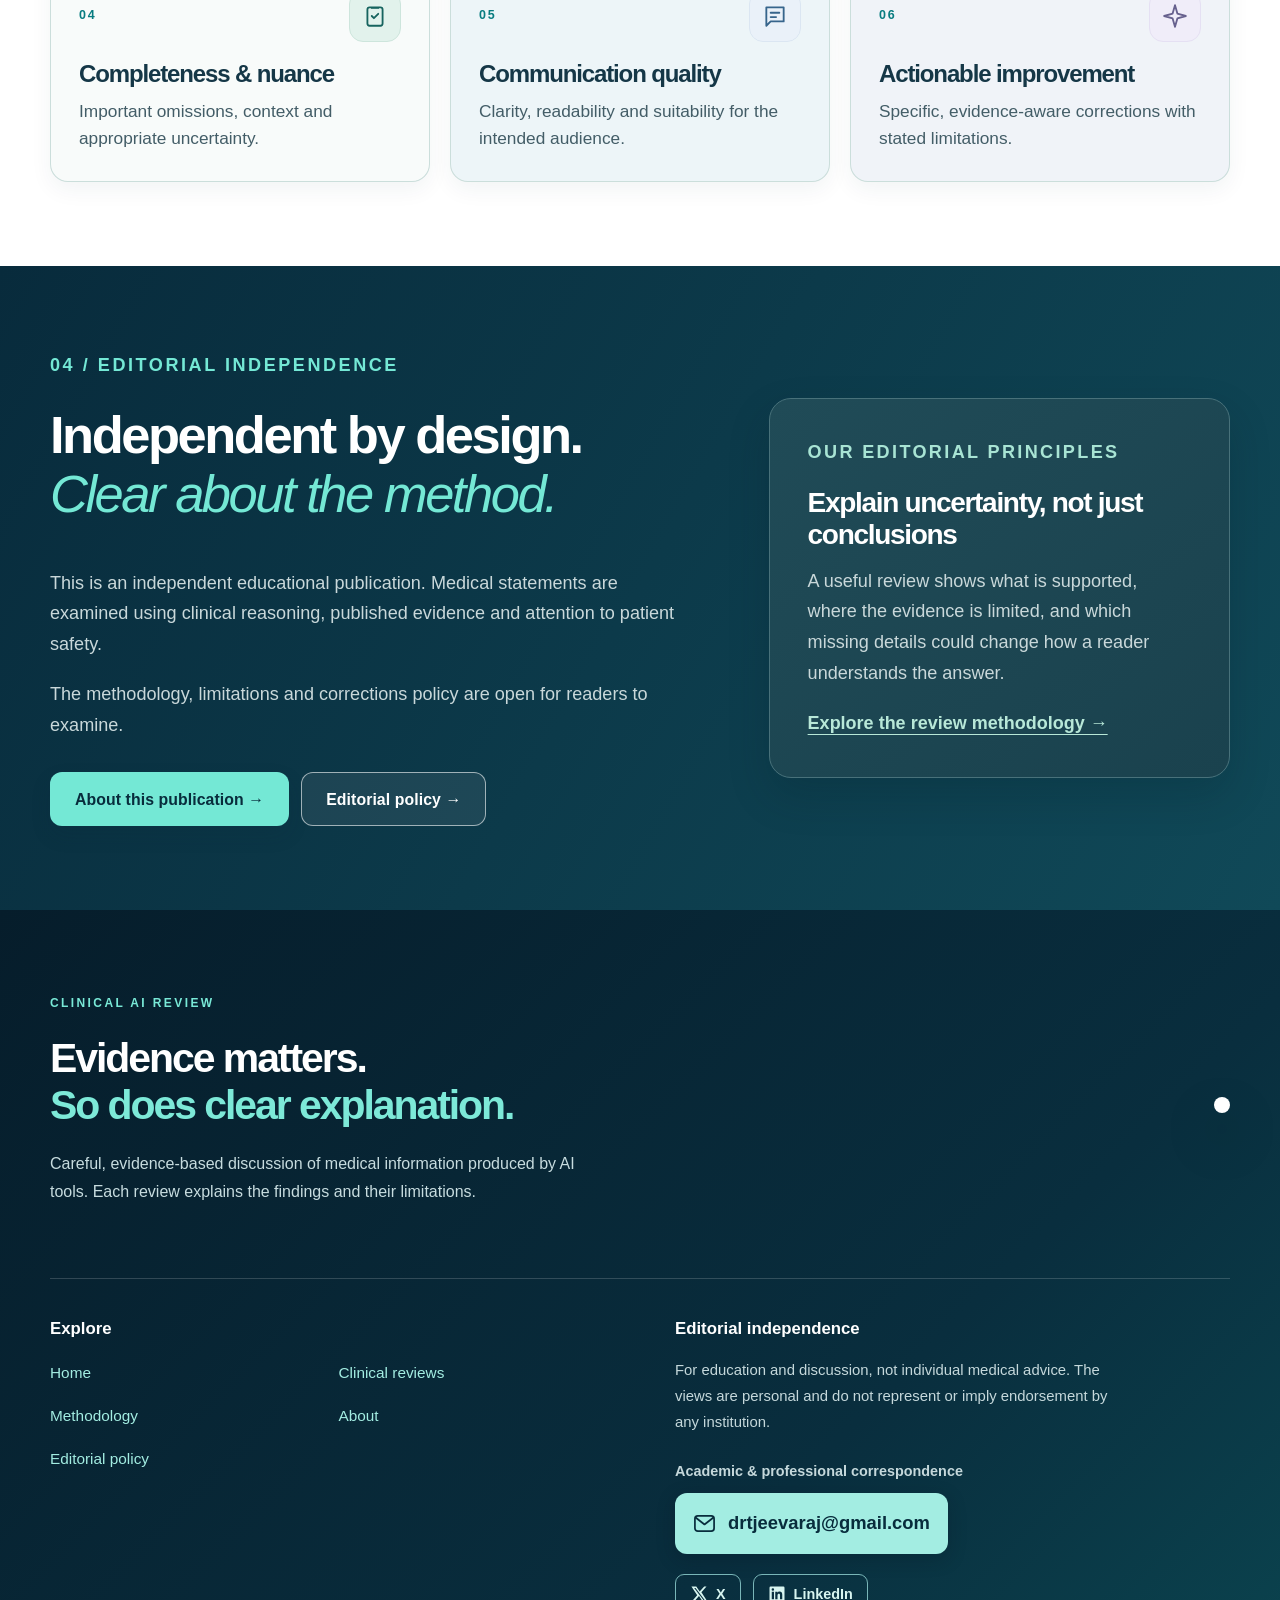
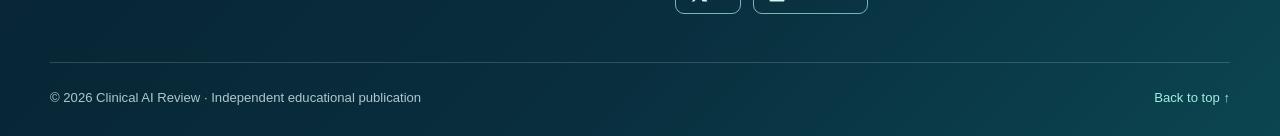
<file: book.html>
<!doctype html><html lang="en"><head><meta charset="utf-8"><meta name="viewport" content="width=device-width, initial-scale=1"><meta name="robots" content="noindex"><meta http-equiv="refresh" content="0; url=index.html"><title>Clinical AI Review</title></head><body><p>This page is no longer available. <a href="index.html">Return to Clinical AI Review</a>.</p></body></html>
</file>
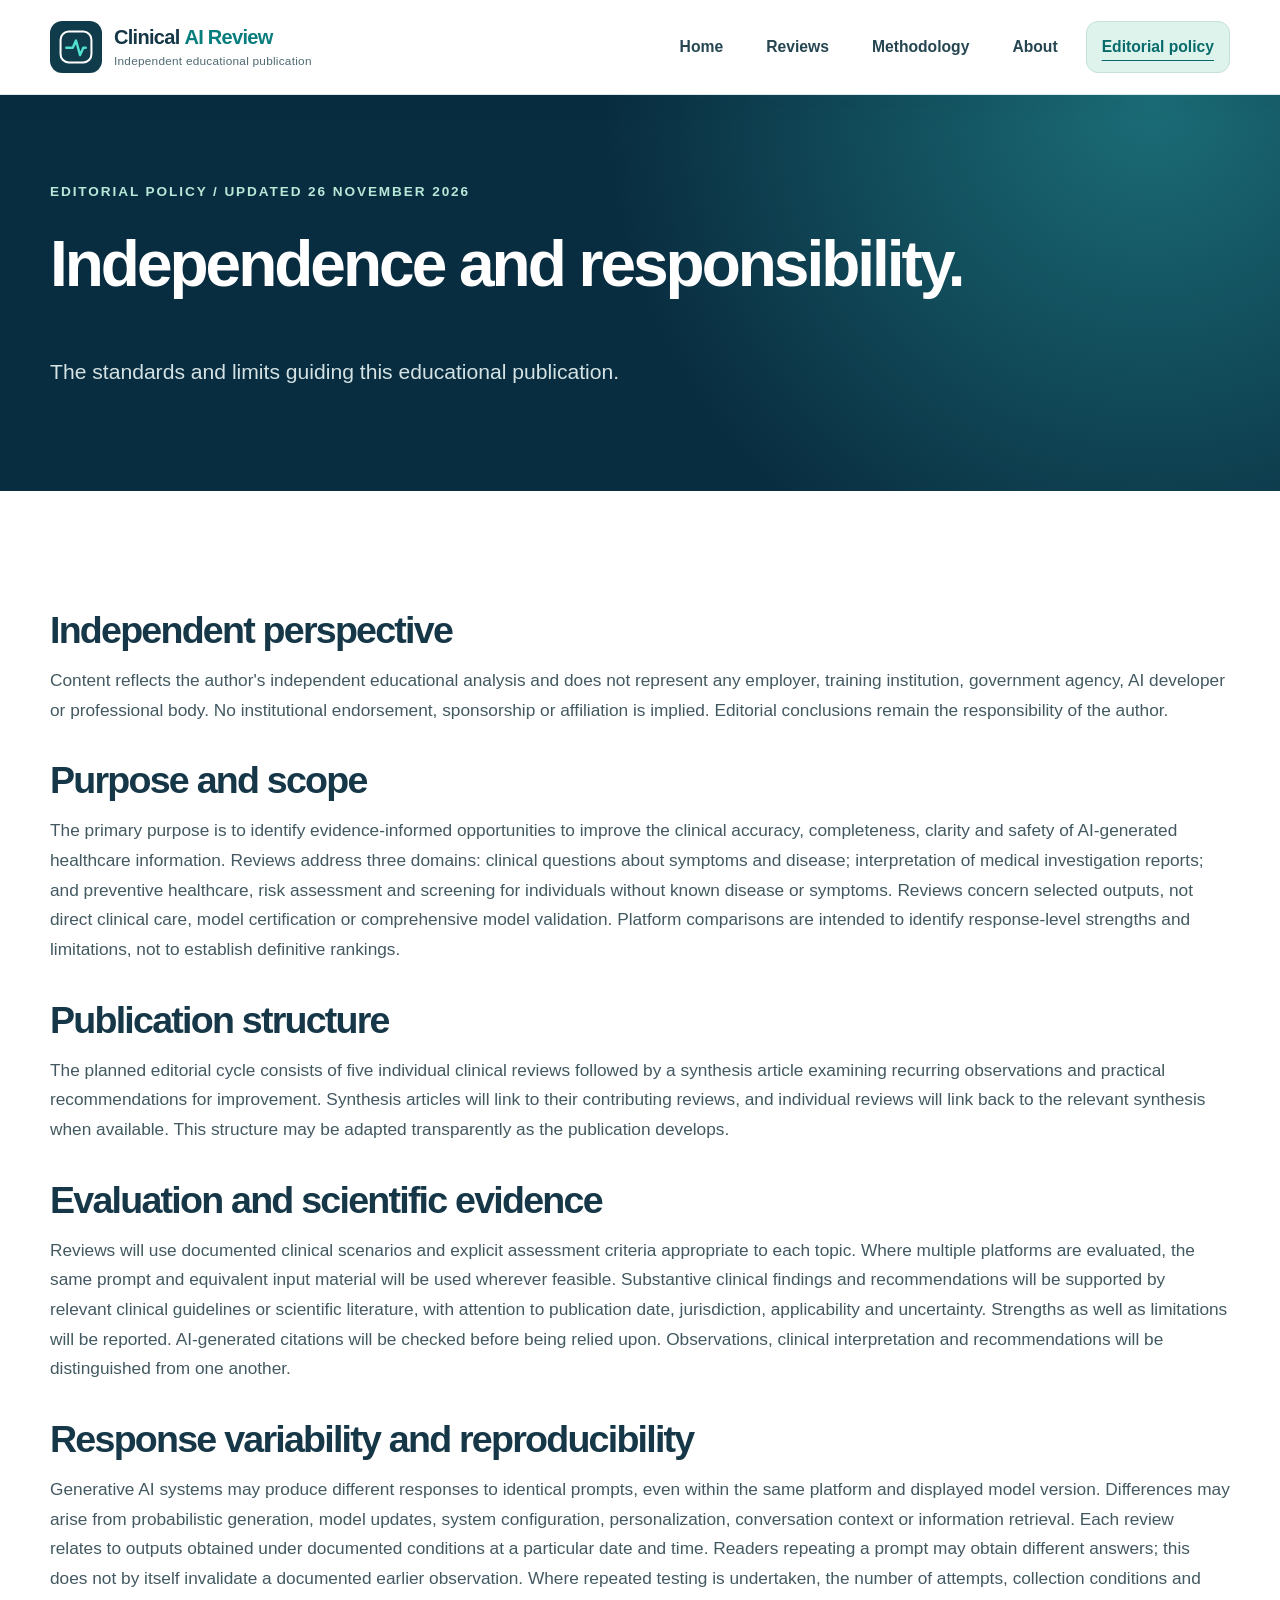
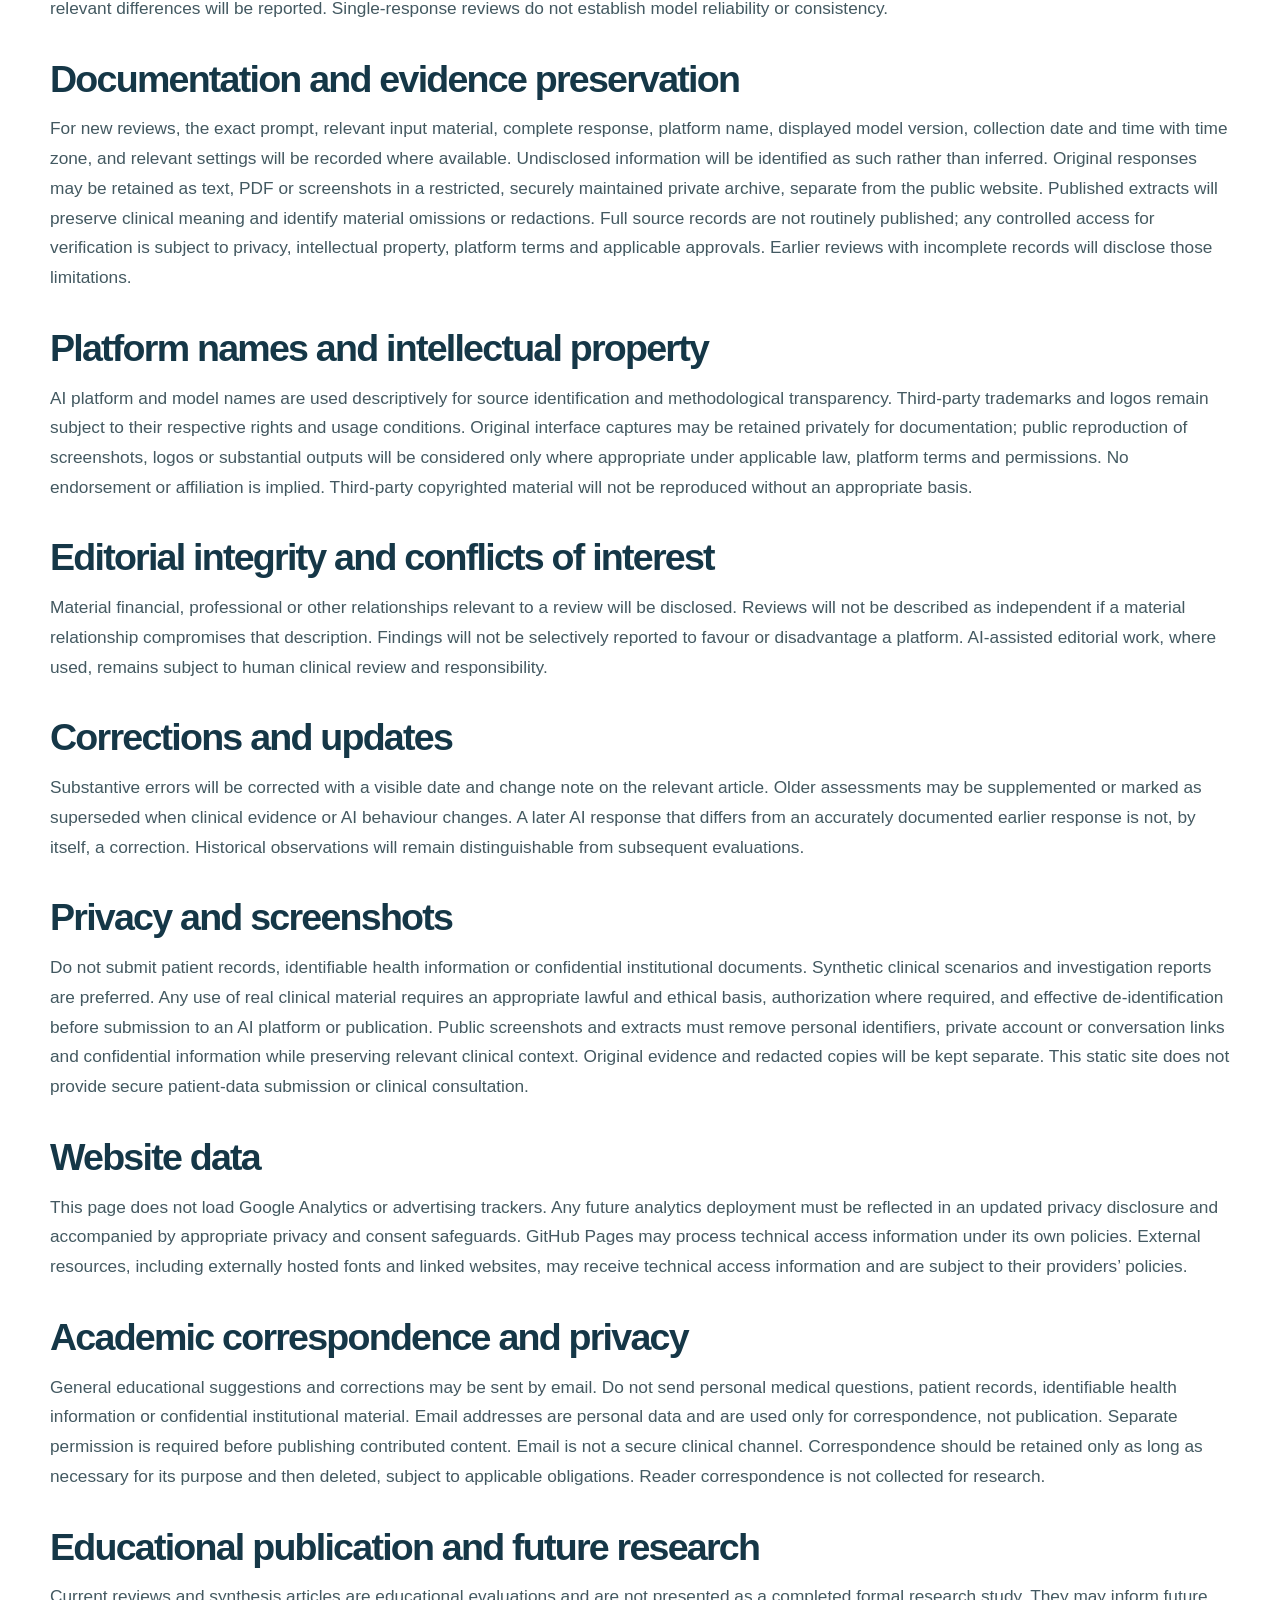
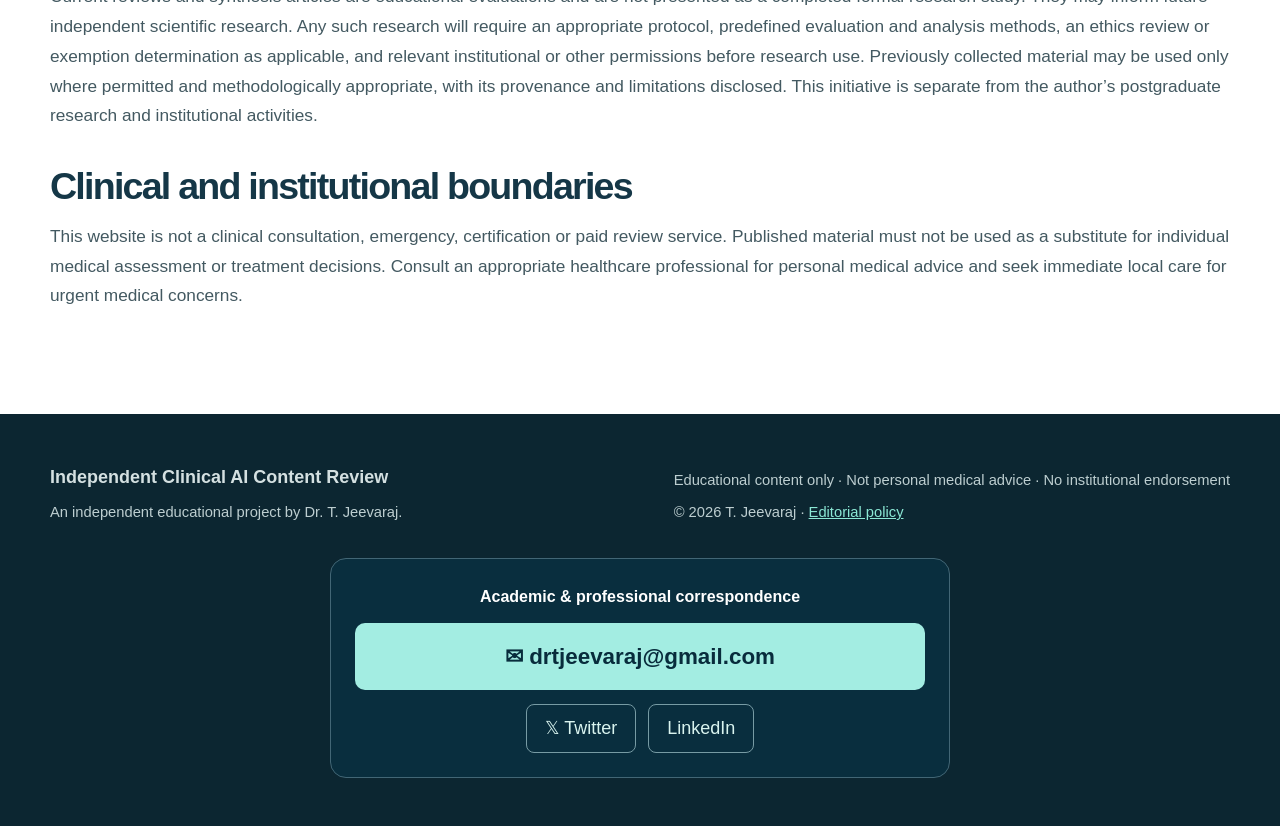
<file: editorial-policy.html>
<!DOCTYPE html>
<html lang="en"><head>
<!-- No active analytics script in this page version -->


<meta charset="utf-8"/><meta content="width=device-width, initial-scale=1" name="viewport"/><meta content="#082b3b" name="theme-color"/><meta content="Independence, evidence standards, privacy, corrections and limitations for Clinical AI Content Review." name="description"/><title>Editorial Policy | Independent Clinical AI Content Review</title><link href="https://drjeevaraj.com/editorial-policy.html" rel="canonical"/><link href="assets/favicon.svg" rel="icon" type="image/svg+xml"/><meta content="website" property="og:type"/><meta content="Editorial Policy" property="og:title"/><meta content="Independence, evidence standards, privacy, corrections and limitations for Clinical AI Content Review." property="og:description"/><meta content="https://drjeevaraj.com/editorial-policy.html" property="og:url"/><meta content="https://tjeevan.github.io/clinical-ai-review/assets/social-card.svg" property="og:image"/><meta content="summary_large_image" name="twitter:card"/><style>@import url('https://fonts.googleapis.com/css2?family=DM+Sans:wght@400;500;600;700&family=Source+Serif+4:ital,wght@0,400;0,500;0,600;1,400;1,500&display=swap');
:root{--navy:#102f3b;--navy2:#163f49;--teal:#176f69;--mint:#a8e4d4;--paper:#f7f9f7;--ink:#19333d;--muted:#53666d;--line:#dbe4e1;--white:#fff}*{box-sizing:border-box}html{scroll-behavior:smooth}body{margin:0;color:var(--ink);background:var(--white);font-family:'DM Sans',Arial,sans-serif;font-size:16px;line-height:1.7}a{color:inherit}a:focus-visible,button:focus-visible{outline:3px solid #ce8e30;outline-offset:4px}img{max-width:100%;height:auto}h1,h2,h3,p{margin-top:0}h1,h2{font-family:'Source Serif 4',Georgia,serif;font-weight:500;line-height:1.13;letter-spacing:-.035em}h1{font-size:clamp(3.2rem,5.4vw,5.9rem)}h2{font-size:clamp(2.15rem,3.5vw,3.45rem)}h3{font-size:1.15rem;line-height:1.3}p{margin-bottom:1.2rem}.wrap{max-width:1190px;margin:auto;padding:0 30px}.narrow{max-width:830px}.skip{position:absolute;top:-80px;left:15px;background:white;padding:10px;z-index:30}.skip:focus{top:12px}.header{background:white;border-bottom:1px solid var(--line);position:sticky;top:0;z-index:10}.head-inner{display:flex;align-items:center;justify-content:space-between;min-height:84px;gap:24px}.brand{display:flex;align-items:center;gap:12px;text-decoration:none;font-size:1rem;font-weight:500;line-height:1.15;white-space:nowrap}.brand b{font-weight:700}.brand small{display:block;color:var(--muted);font-size:.69rem;letter-spacing:.045em;margin-top:5px}.brand-symbol{width:42px;height:42px;border-radius:12px;background:var(--navy);color:white;display:grid;place-items:center;font-family:Georgia,serif;font-size:22px}.brand-symbol span{color:var(--mint)}.nav{display:flex;gap:23px;align-items:center}.nav a{text-decoration:none;font-size:.79rem;font-weight:600;color:#40545c;white-space:nowrap}.nav a:hover,.nav a[aria-current=page]{color:var(--teal)}.nav a[aria-current=page]{text-decoration:underline;text-underline-offset:8px}.menu-button{display:none}.hero{background:var(--navy);color:white;padding:100px 0 104px;overflow:hidden}.hero-grid{display:grid;grid-template-columns:1.12fr .88fr;gap:7%;align-items:center}.hero h1{max-width:760px;margin:0 0 27px}.hero h1 em,.dark h2 em{color:var(--mint);font-weight:400}.eyebrow{text-transform:uppercase;font-size:.69rem;font-weight:700;letter-spacing:.21em;color:var(--teal);margin-bottom:24px}.hero .eyebrow,.dark .eyebrow{color:var(--mint)}.lead{font-size:clamp(1.12rem,1.65vw,1.34rem);line-height:1.7;max-width:650px}.hero .lead{color:#d0dfe0}.actions{display:flex;gap:12px;flex-wrap:wrap;margin-top:32px}.button{display:inline-flex;align-items:center;justify-content:center;text-decoration:none;padding:14px 22px;border-radius:7px;font-size:.85rem;font-weight:700;transition:transform .2s,background .2s}.button:hover{transform:translateY(-2px)}.primary{background:var(--mint);color:#102f3b}.primary:hover{background:#c2f2e6}.secondary{border:1px solid #7e999d;color:white}.light{background:var(--mint);color:var(--navy)}.hero-caption{color:#b8c9c9;font-size:.79rem;margin-top:30px}.hero-panel{background:#f7fbfa;color:var(--ink);border-radius:16px;padding:32px;box-shadow:0 25px 75px #04192355;transform:rotate(1deg)}.panel-kicker{display:flex;justify-content:space-between;color:var(--teal);font-size:.69rem;font-weight:700;letter-spacing:.13em;border-bottom:1px solid var(--line);padding-bottom:20px;margin-bottom:28px}.process-node{display:flex;align-items:center;gap:16px}.process-node>span{border-radius:50%;background:#e1f3ee;color:var(--teal);height:44px;width:44px;display:grid;place-items:center;font-size:.8rem;font-weight:700}.process-node strong{display:block;font-size:1.05rem}.process-node small{display:block;color:var(--muted);font-size:.79rem}.process-line{height:31px;border-left:1px dashed #8bb6ab;margin-left:22px}.panel-bottom{border-top:1px solid var(--line);margin-top:28px;padding-top:20px;color:var(--muted);font-size:.78rem}.strip{background:#eaf4f0}.strip-items{display:flex;justify-content:space-between;gap:16px;flex-wrap:wrap;padding-top:18px;padding-bottom:18px;font-size:.8rem;font-weight:700;color:#24564e}.section{padding:92px 0}.section-head{max-width:780px;margin-bottom:44px}.section-head p:last-child{max-width:690px;color:var(--muted)}.three,.domain-grid{display:grid;grid-template-columns:repeat(3,1fr);gap:17px}.feature,.domain{border:1px solid var(--line);padding:29px;border-radius:12px;background:white}.feature p,.domain p{color:var(--muted);font-size:.9rem;margin:0}.number{display:block;color:var(--teal);font-size:.76rem;letter-spacing:.15em;font-weight:700;margin-bottom:25px}.tinted{background:var(--paper)}.split{display:grid;grid-template-columns:1fr 1fr;gap:9%;align-items:center}.body-lg{font-size:1.1rem;color:var(--muted)}.note-card,.status-card{border:1px solid var(--line);background:white;padding:35px;border-radius:13px}.note-card p,.status-card p{color:var(--muted)}.small-label{font-size:.71rem;font-weight:700;letter-spacing:.13em;color:var(--teal);text-transform:uppercase}.note-card a,.text-link{color:var(--teal);font-weight:700;text-decoration:none;border-bottom:1px solid #a3c7c0;padding-bottom:4px}.domain-grid{gap:15px}.domain{min-height:230px}.dark{background:var(--navy);color:white}.dark p{color:#c9d8da}.identity{background:#204652;padding:24px;border-radius:13px;display:flex;align-items:center;gap:25px}.identity img{width:125px;height:154px;object-fit:cover;object-position:top;border-radius:9px}.identity h3{margin:0 0 12px}.identity p{margin:0 0 6px;font-size:.88rem}.identity small{color:var(--mint)}.book-teaser{display:flex;gap:46px;align-items:center}.book-teaser img{width:185px;border-radius:4px;box-shadow:0 15px 35px #102f3b2a}.book-teaser>div{max-width:650px}.page-hero{background:var(--navy);color:white;padding:85px 0 82px}.page-hero .eyebrow{color:var(--mint)}.page-hero h1{font-size:clamp(2.8rem,5vw,5rem)}.page-hero .lead{color:#d4e2e3}.prose{max-width:780px}.prose h2{font-size:2rem;margin:34px 0 14px}.prose h3{margin:28px 0 10px}.prose p,.prose li{color:#435961}.prose blockquote{font-family:Georgia,serif;font-size:1.5rem;border-left:4px solid var(--teal);padding-left:22px;margin:35px 0}.prose .qual{color:var(--teal);font-weight:700}.content-list{padding-left:22px}.content-list li{margin:12px 0}.status-card{background:var(--paper)}.mt{margin-top:50px}.rubric{display:grid;grid-template-columns:1fr 1fr;gap:12px}.rubric>div{padding:20px;border:1px solid var(--line);border-radius:10px}.rubric p{font-size:.87rem;margin:8px 0 0}.muted{color:var(--muted);font-size:.86rem}.small{font-size:.78rem}.about-layout{display:grid;grid-template-columns:280px 1fr;gap:65px;align-items:start}.portrait{width:280px;aspect-ratio:3/4;object-fit:cover;object-position:top;border-radius:10px}.book-layout{display:grid;grid-template-columns:330px 1fr;gap:70px;align-items:start}.book-cover{width:100%;border-radius:5px;box-shadow:0 20px 40px #102f3b28}.full{display:flex;margin-top:20px;text-align:center}.footer{background:#0c2631;color:#d4e0e1;padding:48px 0}.foot-grid{display:flex;justify-content:space-between;gap:40px}.foot-grid p{font-size:.78rem;color:#bdced0;margin:6px 0}.foot-grid a{color:var(--mint)}@media(max-width:950px){.nav{gap:12px}.nav a{font-size:.73rem}.hero-grid{gap:30px}.hero-panel{padding:22px}.wrap{padding:0 22px}}@media(max-width:760px){.head-inner{min-height:72px}.menu-button{display:flex;flex-direction:column;gap:5px;padding:12px;border:1px solid var(--line);background:white;border-radius:6px}.menu-button span{width:22px;height:2px;background:var(--navy)}.nav{display:none;position:absolute;top:71px;left:0;right:0;background:white;border-bottom:1px solid var(--line);padding:20px 25px;flex-direction:column;align-items:stretch;gap:15px}.nav.open{display:flex}.hero{padding:67px 0}.hero-grid,.split,.about-layout,.book-layout{grid-template-columns:1fr;gap:35px}.hero-panel{transform:none}.three,.domain-grid{grid-template-columns:1fr 1fr}.section{padding:65px 0}.identity{max-width:490px}.book-teaser{gap:25px}.book-teaser img{width:125px}.foot-grid{flex-direction:column}.page-hero{padding:62px 0}}@media(max-width:490px){.brand{font-size:.89rem}.brand small{font-size:.6rem}.brand-symbol{height:36px;width:36px}.three,.domain-grid,.rubric{grid-template-columns:1fr}.book-teaser{align-items:flex-start}.book-teaser img{width:110px}.book-teaser h2{font-size:1.9rem}.hero h1{font-size:3.05rem}.section-head{margin-bottom:25px}.identity{align-items:flex-start}.identity img{width:90px;height:115px}.cover-col{max-width:310px}}@media(prefers-reduced-motion:reduce){html{scroll-behavior:auto}.button{transition:none}}
/* Visual upgrade v2: larger, legible type; elevated backgrounds; consistent vector icons */
:root{--paper:#f2f7f5;--muted:#40565d;--line:#d4e2df;--teal:#12645f}
body{font-size:18px;line-height:1.72}
.wrap{max-width:1250px}
h1{font-size:clamp(3.1rem,5.4vw,5.8rem)}
h2{font-size:clamp(2.35rem,3.6vw,3.65rem)}
h3{font-size:1.36rem}
.nav a{font-size:.96rem}
.brand{font-size:1.1rem}
.brand small{font-size:.77rem}
.eyebrow,.small-label,.panel-kicker{font-size:.81rem}
.hero{position:relative;background:radial-gradient(ellipse at 86% 14%,#24636a 0%,transparent 40%),linear-gradient(125deg,#102f3b 0%,#103d46 100%);padding:105px 0 110px}
.hero:before{content:"";position:absolute;inset:0;opacity:.13;pointer-events:none;background-image:radial-gradient(#b5e8dc 1px,transparent 1px);background-size:24px 24px;mask-image:linear-gradient(90deg,transparent 20%,black 100%)}
.hero-grid{position:relative;z-index:1}
.hero .lead{font-size:clamp(1.23rem,1.8vw,1.52rem)}
.hero-caption,.panel-bottom{font-size:.95rem}
.button{font-size:1rem;padding:16px 25px;border-radius:11px}
.hero-panel{transform:none;border:1px solid #d5e9e5;background:linear-gradient(155deg,#ffffff,#e9f7f2);box-shadow:0 30px 85px #061a2340;padding:35px}
.process-node{gap:18px}
.process-node .process-icon{width:56px;height:56px;border-radius:17px;background:#d6f0e8;color:#14645e;display:grid;place-items:center;flex:none}
.process-node .process-icon svg{width:29px;height:29px}
.process-node strong{font-size:1.14rem}
.process-node small{font-size:.94rem;line-height:1.45}
.process-line{margin-left:27px;height:35px;border-left:2px dashed #8dbbb0}
.section{padding:100px 0}
.section-head p:last-child,.body-lg{font-size:1.17rem}
.feature,.domain,.note-card,.status-card{position:relative;overflow:hidden;border:1px solid #d5e5e0;border-radius:20px;background:linear-gradient(150deg,#fff 0%,#f2faf7 100%);box-shadow:0 10px 28px #0d3b4210;transition:transform .2s ease,box-shadow .2s ease,border-color .2s ease}
.feature:hover,.domain:hover{transform:translateY(-5px);box-shadow:0 20px 45px #0d3b421a;border-color:#9bcac0}
.feature,.domain{padding:32px}
.feature:nth-child(2),.domain:nth-child(3n+2){background:linear-gradient(145deg,#fff,#eff6fb)}
.feature:nth-child(3),.domain:nth-child(3n){background:linear-gradient(145deg,#fff,#f3f4fb)}
.feature p,.domain p,.rubric p{font-size:1.04rem;line-height:1.67}
.feature-top{display:flex;align-items:flex-start;justify-content:space-between;gap:12px;margin-bottom:24px}
.feature-top .number{margin:10px 0 0}
.icon-tile{width:62px;height:62px;flex:none;border-radius:17px;display:grid;place-items:center;background:#d9f1ea;color:#13665f;border:1px solid #c5e5dc}
.domain:nth-child(3n+2) .icon-tile,.feature:nth-child(2) .icon-tile{background:#e1edf8;color:#22577b;border-color:#cfdfef}
.domain:nth-child(3n) .icon-tile,.feature:nth-child(3) .icon-tile{background:#eae9f8;color:#57548a;border-color:#dcdaf1}
.line-icon{height:31px;width:31px;display:block}
.tinted{background:linear-gradient(145deg,#eef6f2,#f7faf8)}
.note-card,.status-card{padding:39px}
.note-card p,.status-card p,.prose p,.prose li{font-size:1.07rem}
.domain{min-height:255px}
.strip{background:#e1f2ec}
.strip-items{font-size:.99rem}
.identity{background:linear-gradient(135deg,#244f59,#1b4651);border:1px solid #41737a;box-shadow:0 16px 35px #031e2833}
.identity p{font-size:1rem}
.identity img{width:140px;height:174px}
.book-teaser{background:linear-gradient(110deg,#f0f8f5,#fff);padding:35px;border:1px solid #dce9e4;border-radius:22px;box-shadow:0 14px 35px #103b4210}
.book-teaser img{width:195px}
.prose{max-width:880px}
.prose h2{font-size:2.35rem}
.rubric>div{background:linear-gradient(145deg,#fff,#f1f8f5);border-radius:15px;padding:26px;box-shadow:0 8px 20px #123c4210}
.page-hero{background:radial-gradient(circle at 90% 10%,#235a62,transparent 40%),var(--navy)}
.footer p,.foot-grid p{font-size:.92rem}
@media(max-width:950px){.nav a{font-size:.86rem}.hero-grid{grid-template-columns:1fr 1fr;gap:28px}}
@media(max-width:760px){body{font-size:17px}.hero-grid{grid-template-columns:1fr}.hero{padding:65px 0}.section{padding:68px 0}.hero-panel{max-width:600px}.three,.domain-grid{grid-template-columns:1fr 1fr}.book-teaser{padding:24px}.nav a{font-size:1.05rem}}
@media(max-width:540px){.three,.domain-grid,.rubric{grid-template-columns:1fr}.feature,.domain{padding:27px}.hero h1{font-size:clamp(2.65rem,11vw,3.35rem)}.hero .lead{font-size:1.16rem}.book-teaser{flex-direction:column}.book-teaser img{width:145px}.identity img{width:100px;height:130px}.identity{gap:15px}.identity p{font-size:.93rem}}
@media(prefers-reduced-motion:reduce){.feature,.domain{transition:none}.feature:hover,.domain:hover{transform:none}}

/* v3 — editorial visual system: compact icons, intentional spacing, elevated cards */
:root{--navy:#112f3b;--ink:#173640;--teal:#17645f;--muted:#465e65;--line:#d6e4e1;--paper:#f5f8f7;--mint:#b8e8d8}
body{font-size:18px;line-height:1.65}
.header{box-shadow:0 3px 22px rgba(10,45,51,.045)}
.nav a{font-size:.92rem}
.hero{background:radial-gradient(ellipse at 83% 15%,rgba(64,132,137,.34),transparent 43%),linear-gradient(130deg,#102c39 0%,#123d45 100%)}
.hero-panel{border:1px solid rgba(255,255,255,.7);border-radius:24px;background:linear-gradient(145deg,#fff,#edf7f4);box-shadow:0 22px 65px rgba(0,18,27,.24);padding:34px}
/* Explicitly constrain inline SVGs: fixes enormous icons in PDF rendering */
.line-icon,.feature .line-icon,.domain .line-icon,.process-node .line-icon{display:block!important;width:26px!important;height:26px!important;min-width:26px!important;min-height:26px!important;max-width:26px!important;max-height:26px!important;flex:0 0 26px!important;overflow:visible}
.feature-top{display:flex!important;align-items:center!important;justify-content:space-between!important;gap:14px!important;margin:0 0 18px!important;min-height:52px!important}
.feature-top .number{margin:0!important;font-size:.78rem}
.icon-tile,.feature .icon-tile,.domain .icon-tile{display:inline-flex!important;align-items:center!important;justify-content:center!important;flex:0 0 52px!important;width:52px!important;height:52px!important;min-width:52px!important;min-height:52px!important;max-width:52px!important;max-height:52px!important;border-radius:14px!important;padding:0!important;overflow:hidden!important;background:#e2f2ec;border:1px solid #cde5dc;color:#17645f}
.process-node .process-icon{display:inline-flex!important;align-items:center!important;justify-content:center!important;flex:0 0 50px!important;width:50px!important;height:50px!important;min-width:50px!important;min-height:50px!important;max-width:50px!important;max-height:50px!important;border-radius:15px!important;background:#e0f1eb!important;padding:0!important}
.process-node .process-icon .line-icon{width:25px!important;height:25px!important;min-width:25px!important;min-height:25px!important;max-width:25px!important;max-height:25px!important}
.process-node{display:flex!important;align-items:center!important;gap:16px!important;min-height:60px!important}
.process-line{height:24px!important;margin-left:24px!important;border-left:2px dashed #9dc9bb!important}
.process-node strong{font-size:1.07rem!important;line-height:1.35}.process-node small{font-size:.86rem!important;line-height:1.45}
.panel-kicker{font-size:.75rem!important;letter-spacing:.12em}.panel-bottom{font-size:.85rem!important}
/* Modern scientific cards with restrained colour rather than large decoration */
.feature,.domain{display:flex;flex-direction:column;justify-content:flex-start;min-height:0!important;padding:28px!important;border:1px solid #d9e6e3!important;border-radius:18px!important;background:#fff!important;box-shadow:0 8px 22px rgba(18,57,66,.055)!important;transition:box-shadow .18s ease,transform .18s ease,border-color .18s ease!important}
.feature:before,.domain:before{content:'';position:absolute;top:0;left:0;right:0;height:4px;background:#77bfb0}
.feature:nth-child(3n+2):before,.domain:nth-child(3n+2):before{background:#82a9c9}
.feature:nth-child(3n):before,.domain:nth-child(3n):before{background:#a7a0d1}
.feature:nth-child(3n+2) .icon-tile,.domain:nth-child(3n+2) .icon-tile{background:#eaf1f9!important;color:#37658c!important;border-color:#dbe6f2!important}
.feature:nth-child(3n) .icon-tile,.domain:nth-child(3n) .icon-tile{background:#f0edf9!important;color:#67618e!important;border-color:#e5e0f3!important}
.feature:hover,.domain:hover{transform:translateY(-3px)!important;box-shadow:0 16px 35px rgba(18,57,66,.11)!important;border-color:#9ac7be!important}
.feature h3,.domain h3{font-size:1.24rem!important;margin-bottom:11px!important}
.feature p,.domain p{font-size:1rem!important;line-height:1.58!important}
.three,.domain-grid{gap:20px!important;align-items:stretch}
.section{padding:84px 0!important}
.tinted{background:linear-gradient(135deg,#eef5f3,#f8faf9)!important}
.note-card,.status-card{background:white!important;border:1px solid #d9e7e3!important;border-radius:18px!important;box-shadow:0 12px 30px rgba(18,57,66,.07)!important}
/* Stronger, consistent buttons */
.button{position:relative;display:inline-flex;align-items:center;justify-content:center;gap:12px;min-height:52px;padding:15px 24px!important;border-radius:12px!important;font-size:.99rem!important;font-weight:700!important;line-height:1.25;letter-spacing:.005em;border:1px solid transparent;text-decoration:none!important;box-shadow:0 7px 17px rgba(5,36,42,.12);transition:transform .17s ease,box-shadow .17s ease,background-color .17s ease!important}
.button.primary{background:#b9e9da!important;color:#123b42!important;border-color:#b9e9da!important}
.button.primary:hover{background:#d1f4e7!important;box-shadow:0 11px 24px rgba(5,36,42,.2);transform:translateY(-2px)}
.button.secondary{background:rgba(255,255,255,.075)!important;color:#fff!important;border-color:rgba(255,255,255,.58)!important;box-shadow:none}
.button.secondary:hover{background:rgba(255,255,255,.18)!important;transform:translateY(-2px)}
.page-hero .button.secondary{color:white!important}
.text-link,.note-card a:not(.button),.arrow-link{font-size:1rem;text-underline-offset:5px;text-decoration-thickness:1px}
.contact-panel{background:#f2f8f5}.contact-card{background:white;border:1px solid #d8e8e1;border-radius:20px;padding:35px;box-shadow:0 12px 35px rgba(18,57,66,.08)}.contact-card h2{font-size:2rem}.contact-card .button.primary{background:#14655f!important;color:white!important;border-color:#14655f!important}.contact-card .button.primary:hover{background:#0d4d49!important}.contact-note{margin-top:20px}
.contact-mini{display:flex;gap:10px;align-items:center;justify-content:center;flex-wrap:wrap;padding:22px 16px 6px;font-size:.94rem;color:#cbdcde}.contact-mini a{color:#b9e9da;text-decoration:underline;text-underline-offset:4px}
@media(max-width:950px){.nav a{font-size:.84rem}.hero-grid{grid-template-columns:1fr 1fr;gap:25px}}
@media(max-width:760px){.hero-grid{grid-template-columns:1fr}.hero-panel{max-width:650px}.section{padding:64px 0!important}.three,.domain-grid{grid-template-columns:repeat(2,minmax(0,1fr))}.nav a{font-size:1.05rem}.button{min-height:52px}}
@media(max-width:540px){.three,.domain-grid{grid-template-columns:1fr}.feature,.domain{padding:25px!important}.hero-panel{padding:24px}.actions{gap:12px}.actions .button{width:100%}.contact-card{padding:25px}.hero h1{font-size:clamp(2.65rem,11vw,3.4rem)}}
@media(prefers-reduced-motion:reduce){.feature,.domain,.button{transition:none!important}.feature:hover,.domain:hover,.button:hover{transform:none!important}}

/* 2026 editorial redesign — readable type, expressive headings and accessible navigation */
:root{--navy:#092d40;--deep:#062434;--teal:#087c80;--paper:#f3f8f8;--muted:#435d67}
html{scroll-behavior:smooth}
body{font-family:Inter,"Segoe UI",Arial,sans-serif;font-size:18px;line-height:1.75;color:#153747;background:#fff}
.wrap{max-width:1240px}
.header{position:sticky;top:0;z-index:60;background:rgba(255,255,255,.97);backdrop-filter:blur(16px);box-shadow:0 5px 30px #102f3b0d;border-bottom:1px solid #dce9eb}
.head-inner{min-height:94px;gap:24px}
.brand{display:flex;align-items:center;gap:12px;font-size:1.25rem;font-weight:760;letter-spacing:-.035em;line-height:1.12}
.brand b{color:#087d7d}
.brand small{font-size:.74rem;letter-spacing:.02em;font-weight:500;color:#506a72;margin-top:6px}
.brand-symbol{background:#0a3547;border-radius:15px;width:52px;height:52px;display:grid;place-items:center;color:white;flex:none;box-shadow:0 6px 15px #123b4b22}
.nav{display:flex;align-items:center;gap:5px}
.nav a{font-size:.94rem;font-weight:700;padding:11px 15px;border-radius:12px;color:#254651;transition:background .2s,color .2s,transform .2s}
.nav a:hover{background:#e5f4f1;color:#075f63;transform:translateY(-1px)}
.nav a[aria-current="page"]{background:#dff3ed;color:#086b6b}
.nav a:last-child{border:1px solid #c4dfdc}
.menu-button{border:1px solid #c9e2e1;border-radius:12px;background:#edf7f5;width:49px;height:46px}
h1,h2,h3{font-family:Inter,"Segoe UI",Arial,sans-serif;letter-spacing:-.047em;line-height:1.14}
h1{font-size:clamp(3.2rem,6vw,6.1rem);font-weight:820}
h2{font-size:clamp(2.45rem,4.1vw,4rem);font-weight:800}
h3{font-size:1.38rem;font-weight:760}
.section{padding:100px 0}
.section-head p:last-child,.body-lg{font-size:1.2rem;line-height:1.7}
.eyebrow{font-size:.85rem;font-weight:800;letter-spacing:.14em}
.visual-hero{background:radial-gradient(ellipse at 85% 4%,#1a6672 0%,transparent 46%),linear-gradient(125deg,#082d40,#104854);color:white;padding:80px 0 75px}
.visual-hero-inner{display:grid;grid-template-columns:1fr;gap:42px}
.hero-intro{text-align:center;max-width:1050px;margin:0 auto}
.hero-intro h1{margin:15px auto 25px;max-width:1050px}
.hero-intro h1 em{font-style:normal;color:#6ee6d6}
.hero-intro p:not(.eyebrow){font-size:clamp(1.18rem,2vw,1.5rem);color:#d5ebeb;max-width:800px;margin:0 auto 28px}
.hero-intro .actions{justify-content:center;display:flex;gap:15px;flex-wrap:wrap}
.button{display:inline-flex;align-items:center;justify-content:center;gap:13px;min-height:54px;padding:15px 25px;border-radius:14px;font-size:1rem;font-weight:750;text-decoration:none;box-shadow:0 9px 20px #062a3820;transition:transform .18s,box-shadow .18s,background .18s}
.button:hover{transform:translateY(-3px);box-shadow:0 14px 25px #062a3833}
.button.primary{background:linear-gradient(120deg,#1bd4c2,#62ead6);color:#06333c;border:1px solid #6ce7d9}
.button.secondary{background:transparent;color:#fff;border:1.5px solid #b7d8dd}
.button.secondary:hover{background:#ffffff18}
.button.outline{color:#075b66;background:#effaf7;border:1px solid #b3d9d6}
.button.small{min-height:44px;padding:11px 18px;font-size:.94rem}
.hero-slider{max-width:1180px;width:100%;margin:0 auto;background:#ffffff;border:1px solid #b4d9dd;border-radius:24px;box-shadow:0 24px 65px #001d2c60;overflow:hidden}
.slides{position:relative;aspect-ratio:16/9;background:#e7f5f6}
.hero-slide{position:absolute;inset:0;margin:0;opacity:0;visibility:hidden;transition:opacity .5s ease,visibility .5s ease}
.hero-slide.active{opacity:1;visibility:visible}
.hero-slide img{display:block;width:100%;height:100%;object-fit:contain}
.slider-controls{display:flex;align-items:center;justify-content:center;gap:16px;padding:13px 18px;background:#f4faf9}
.slide-arrow,.slide-pause{border:1px solid #c9e3df;border-radius:11px;background:white;color:#0c4a57;font-weight:750;min-width:45px;height:43px;cursor:pointer}
.slide-arrow{font-size:1.7rem;line-height:1}
.slide-pause{padding:0 14px;font-size:.87rem}
.slide-arrow:hover,.slide-pause:hover{background:#e3f3f0}
.slide-dots{display:flex;gap:9px;align-items:center}
.slide-dot{width:11px;height:11px;border-radius:100px;background:#a9c8c8;border:0;cursor:pointer;padding:0;transition:width .2s,background .2s}
.slide-dot.active{width:31px;background:#087e7e}
.feature,.domain,.note-card,.status-card,.publication{background:#fff;border:1px solid #d9e7e8;border-radius:22px;box-shadow:0 12px 30px #0b39430f;transition:transform .2s,box-shadow .2s}
.feature:hover,.domain:hover,.publication:hover{transform:translateY(-4px);box-shadow:0 22px 45px #0b39431c}
.feature,.domain{padding:32px}
.feature:nth-child(3n+1),.domain:nth-child(3n+1){background:linear-gradient(155deg,#fff,#eaf8f5)}
.feature:nth-child(3n+2),.domain:nth-child(3n+2){background:linear-gradient(155deg,#fff,#edf4fc)}
.feature:nth-child(3n),.domain:nth-child(3n){background:linear-gradient(155deg,#fff,#f1f0fc)}
.feature p,.domain p,.prose p,.prose li{font-size:1.08rem;line-height:1.72}
.icon-tile{display:grid;place-items:center;width:54px;height:54px;border-radius:15px;background:#dbf3ec;color:#075f67}
.line-icon{width:27px;height:27px}
.tinted{background:linear-gradient(135deg,#eef8f6,#f7fafc)}
.note-card,.status-card{padding:38px}
.page-hero{background:radial-gradient(circle at 90% 0%,#1b6d77,transparent 45%),#092d40}
.publication-grid{display:grid;grid-template-columns:repeat(2,minmax(0,1fr));gap:24px;margin:30px 0 65px}
.publication{padding:34px;display:flex;flex-direction:column;align-items:flex-start;gap:14px}
.publication h3{font-size:1.35rem;line-height:1.4}
.publication .button{margin-top:auto}
.pub-meta{color:#0b7779;font-size:.9rem;font-weight:800;letter-spacing:.06em}
.training{background:#eef8f6;padding:38px;border-radius:22px;border:1px solid #d3e8e5}
.training h2{font-size:2.2rem}
.training li{font-size:1.07rem;margin:10px 0}
:focus-visible{outline:3px solid #16b6a8;outline-offset:4px}
@media(max-width:1050px){.nav a{font-size:.86rem;padding:10px 9px}.brand{font-size:1.08rem}}
@media(max-width:760px){body{font-size:17px}.visual-hero{padding:55px 0}.section{padding:65px 0}.publication-grid{grid-template-columns:1fr}.hero-intro h1{font-size:clamp(2.5rem,9vw,4rem)}.nav a{font-size:1.1rem;padding:15px}.hero-slider{border-radius:15px}.slider-controls{padding:10px}.training{padding:24px}}
@media(max-width:540px){.hero-intro .actions{flex-direction:column}.hero-intro .actions .button{width:100%}.visual-hero-inner{gap:28px}.slider-controls{gap:9px}.slide-pause{padding:0 9px}.hero-slide img{object-fit:contain}.feature,.domain{padding:25px}}
@media(prefers-reduced-motion:reduce){html{scroll-behavior:auto}*,*:before,*:after{transition:none!important;animation:none!important}}

/* v4 deployment-safe polish */
.visual-hero{background:linear-gradient(120deg,#071f33 0%,#0d4c58 100%)!important;color:#fff!important}.visual-hero .eyebrow{color:#7fe8d6!important}.visual-hero h1{color:#fff!important;font-size:clamp(2.9rem,5.8vw,5.9rem)!important;line-height:1.09!important;font-weight:850!important}.visual-hero h1 em{color:#77eed9!important}.visual-hero .button.secondary{border:1px solid #c0e6e4!important;color:#fff!important;background:#ffffff12!important}.visual-hero .button.primary{color:#063a43!important;background:#7debd7!important}.hero-slider{box-shadow:0 28px 72px #00172288!important}.slides{aspect-ratio:16/9}.hero-slide{display:block}.hero-slide img{width:100%;height:100%;object-fit:cover}.nav a{font-size:.98rem!important}.section-head h2{font-size:clamp(2.55rem,4.5vw,4.25rem)!important}.feature,.domain,.publication{border-top:3px solid #31a99f!important}.feature h3,.domain h3{font-size:1.5rem!important}.feature p,.domain p{font-size:1.08rem!important}.hero-slider .slider-controls{border-top:1px solid #d5e8e7}.footer a{color:#8be8d5}
@media(max-width:760px){.nav{gap:8px}.nav.open{box-shadow:0 22px 30px #123b4b25}.nav a{font-size:1.08rem!important}.visual-hero h1{font-size:clamp(2.55rem,8.5vw,4rem)!important}}
</style><script type="application/ld+json">{"@context": "https://schema.org", "@type": "WebPage", "name": "Editorial Policy", "url": "https://drjeevaraj.com/editorial-policy.html", "description": "Independent educational discussion of AI-generated medical information.", "inLanguage": "en", "isAccessibleForFree": true}</script><script defer="">const button=document.querySelector('.menu-button');const nav=document.querySelector('#nav');if(button&&nav){button.addEventListener('click',()=>{const open=button.getAttribute('aria-expanded')==='true';button.setAttribute('aria-expanded',String(!open));nav.classList.toggle('open',!open)});nav.querySelectorAll('a').forEach(a=>a.addEventListener('click',()=>{nav.classList.remove('open');button.setAttribute('aria-expanded','false')}));document.addEventListener('keydown',e=>{if(e.key==='Escape'){nav.classList.remove('open');button.setAttribute('aria-expanded','false')}})}
// Accessible hero infographic carousel. Manual navigation and optional automatic rotation.
(()=>{const slider=document.querySelector('.hero-slider');if(!slider)return;
const slides=[...slider.querySelectorAll('.hero-slide')],dots=[...slider.querySelectorAll('.slide-dot')],pause=slider.querySelector('[data-pause]');
let index=0,paused=window.matchMedia('(prefers-reduced-motion: reduce)').matches,timer=null;
function show(n){index=(n+slides.length)%slides.length;slides.forEach((el,i)=>{el.classList.toggle('active',i===index);el.setAttribute('aria-hidden',String(i!==index))});dots.forEach((el,i)=>{el.classList.toggle('active',i===index);if(i===index)el.setAttribute('aria-current','true');else el.removeAttribute('aria-current')})}
function stop(){if(timer)clearInterval(timer);timer=null}
function start(){stop();if(!paused)timer=setInterval(()=>show(index+1),6500)}
slider.querySelector('[data-prev]').addEventListener('click',()=>{show(index-1);start()});
slider.querySelector('[data-next]').addEventListener('click',()=>{show(index+1);start()});
dots.forEach((dot,i)=>dot.addEventListener('click',()=>{show(i);start()}));
pause.addEventListener('click',()=>{paused=!paused;pause.textContent=paused?'Play':'Pause';pause.setAttribute('aria-label',paused?'Play automatic slideshow':'Pause automatic slideshow');start()});
slider.addEventListener('mouseenter',stop);slider.addEventListener('mouseleave',start);
slider.addEventListener('focusin',stop);slider.addEventListener('focusout',e=>{if(!slider.contains(e.relatedTarget))start()});
document.addEventListener('visibilitychange',()=>{if(document.hidden)stop();else start()});
if(paused){pause.textContent='Play';pause.setAttribute('aria-label','Play automatic slideshow')}
show(0);start()})();
</script><style>.nav .submit-nav{color:#fff;background:#176f69;padding:8px 12px;border-radius:7px}.nav .submit-nav:hover{color:#fff;background:#102f3b}@media(min-width:901px){.nav{gap:13px}.nav a{font-size:.76rem}}@media(max-width:1100px) and (min-width:901px){.head-inner{gap:10px}.nav{gap:8px}.brand small{display:none}}</style><style>.contact-prominent{max-width:620px;margin:26px auto 0;padding:24px;border:1px solid #426675;border-radius:16px;text-align:center;background:#092e3e}.contact-label{display:block;color:#fff;font-size:1rem;font-weight:600;margin-bottom:12px}.footer .contact-email{display:block;background:#a3ede2;color:#082c3c;font-size:clamp(1rem,3vw,1.4rem);font-weight:800;padding:14px 12px;border-radius:10px;text-decoration:none;overflow-wrap:anywhere}.footer .contact-email:hover{background:#c4f5ec;text-decoration:underline}.contact-social{display:flex;justify-content:center;flex-wrap:wrap;gap:12px;margin-top:14px}.footer .contact-social a{display:inline-block;border:1px solid #779ba4;border-radius:8px;padding:8px 18px;text-decoration:none;color:#d9f4ef}.footer .contact-social a:hover{text-decoration:underline}@media(max-width:480px){.contact-prominent{padding:16px}.contact-social a{flex:1 1 110px}}</style><style id="consistent-brand-logo">.brand .brand-symbol,.brand .brand-mark{display:inline-flex!important;align-items:center!important;justify-content:center!important;width:52px!important;height:52px!important;min-width:52px!important;flex:0 0 52px!important;padding:0!important;background:transparent!important;border:0!important;border-radius:15px!important;box-shadow:none!important}.brand .brand-symbol svg,.brand .brand-mark svg{display:block!important;width:100%!important;height:100%!important;max-width:none!important}@media(max-width:540px){.brand .brand-symbol,.brand .brand-mark{width:42px!important;height:42px!important;min-width:42px!important;flex-basis:42px!important}}</style></head><body><a class="skip" href="#main">Skip to content</a><header class="header"><div class="wrap head-inner"><a class="brand" href="index.html"><span aria-hidden="true" class="brand-symbol"><svg xmlns="http://www.w3.org/2000/svg" width="52" height="52" viewBox="0 0 64 64" aria-hidden="true" focusable="false"><rect width="64" height="64" rx="15" fill="#103b4b"/><rect x="13" y="13" width="38" height="38" rx="10" fill="none" stroke="#fff" stroke-width="2.5"/><path d="M20 33h8l4-9 5 18 4-9h3" fill="none" stroke="#50e1ce" stroke-width="3" stroke-linecap="round" stroke-linejoin="round"/></svg></span><span>Clinical <b>AI Review</b><small>Independent educational publication</small></span></a><button aria-controls="nav" aria-expanded="false" aria-label="Toggle menu" class="menu-button"><span></span><span></span><span></span></button><nav aria-label="Main navigation" class="nav" id="nav"><a href="index.html">Home</a><a href="reviews.html">Reviews</a><a href="methodology.html">Methodology</a><a href="about.html">About</a><a aria-current="page" href="editorial-policy.html">Editorial policy</a></nav></div></header><main id="main"><section class="page-hero"><div class="wrap narrow"><p class="eyebrow">Editorial policy / Updated 26 November 2026</p><h1>Independence and responsibility.</h1><p class="lead">The standards and limits guiding this educational publication.</p></div></section><section class="section"><div class="wrap narrow prose"><h2>Independent perspective</h2><p>Content reflects the author&#x27;s independent educational analysis and does not represent any employer, training institution, government agency, AI developer or professional body. No institutional endorsement, sponsorship or affiliation is implied. Editorial conclusions remain the responsibility of the author.</p>
<h2>Purpose and scope</h2><p>The primary purpose is to identify evidence-informed opportunities to improve the clinical accuracy, completeness, clarity and safety of AI-generated healthcare information. Reviews address three domains: clinical questions about symptoms and disease; interpretation of medical investigation reports; and preventive healthcare, risk assessment and screening for individuals without known disease or symptoms. Reviews concern selected outputs, not direct clinical care, model certification or comprehensive model validation. Platform comparisons are intended to identify response-level strengths and limitations, not to establish definitive rankings.</p>
<h2>Publication structure</h2><p>The planned editorial cycle consists of five individual clinical reviews followed by a synthesis article examining recurring observations and practical recommendations for improvement. Synthesis articles will link to their contributing reviews, and individual reviews will link back to the relevant synthesis when available. This structure may be adapted transparently as the publication develops.</p>
<h2>Evaluation and scientific evidence</h2><p>Reviews will use documented clinical scenarios and explicit assessment criteria appropriate to each topic. Where multiple platforms are evaluated, the same prompt and equivalent input material will be used wherever feasible. Substantive clinical findings and recommendations will be supported by relevant clinical guidelines or scientific literature, with attention to publication date, jurisdiction, applicability and uncertainty. Strengths as well as limitations will be reported. AI-generated citations will be checked before being relied upon. Observations, clinical interpretation and recommendations will be distinguished from one another.</p>
<h2>Response variability and reproducibility</h2><p>Generative AI systems may produce different responses to identical prompts, even within the same platform and displayed model version. Differences may arise from probabilistic generation, model updates, system configuration, personalization, conversation context or information retrieval. Each review relates to outputs obtained under documented conditions at a particular date and time. Readers repeating a prompt may obtain different answers; this does not by itself invalidate a documented earlier observation. Where repeated testing is undertaken, the number of attempts, collection conditions and relevant differences will be reported. Single-response reviews do not establish model reliability or consistency.</p>
<h2>Documentation and evidence preservation</h2><p>For new reviews, the exact prompt, relevant input material, complete response, platform name, displayed model version, collection date and time with time zone, and relevant settings will be recorded where available. Undisclosed information will be identified as such rather than inferred. Original responses may be retained as text, PDF or screenshots in a restricted, securely maintained private archive, separate from the public website. Published extracts will preserve clinical meaning and identify material omissions or redactions. Full source records are not routinely published; any controlled access for verification is subject to privacy, intellectual property, platform terms and applicable approvals. Earlier reviews with incomplete records will disclose those limitations.</p>
<h2>Platform names and intellectual property</h2><p>AI platform and model names are used descriptively for source identification and methodological transparency. Third-party trademarks and logos remain subject to their respective rights and usage conditions. Original interface captures may be retained privately for documentation; public reproduction of screenshots, logos or substantial outputs will be considered only where appropriate under applicable law, platform terms and permissions. No endorsement or affiliation is implied. Third-party copyrighted material will not be reproduced without an appropriate basis.</p>
<h2>Editorial integrity and conflicts of interest</h2><p>Material financial, professional or other relationships relevant to a review will be disclosed. Reviews will not be described as independent if a material relationship compromises that description. Findings will not be selectively reported to favour or disadvantage a platform. AI-assisted editorial work, where used, remains subject to human clinical review and responsibility.</p>
<h2>Corrections and updates</h2><p>Substantive errors will be corrected with a visible date and change note on the relevant article. Older assessments may be supplemented or marked as superseded when clinical evidence or AI behaviour changes. A later AI response that differs from an accurately documented earlier response is not, by itself, a correction. Historical observations will remain distinguishable from subsequent evaluations.</p>
<h2>Privacy and screenshots</h2><p>Do not submit patient records, identifiable health information or confidential institutional documents. Synthetic clinical scenarios and investigation reports are preferred. Any use of real clinical material requires an appropriate lawful and ethical basis, authorization where required, and effective de-identification before submission to an AI platform or publication. Public screenshots and extracts must remove personal identifiers, private account or conversation links and confidential information while preserving relevant clinical context. Original evidence and redacted copies will be kept separate. This static site does not provide secure patient-data submission or clinical consultation.</p>
<h2>Website data</h2><p>This page does not load Google Analytics or advertising trackers. Any future analytics deployment must be reflected in an updated privacy disclosure and accompanied by appropriate privacy and consent safeguards. GitHub Pages may process technical access information under its own policies. External resources, including externally hosted fonts and linked websites, may receive technical access information and are subject to their providers’ policies.</p>
<h2>Academic correspondence and privacy</h2><p>General educational suggestions and corrections may be sent by email. Do not send personal medical questions, patient records, identifiable health information or confidential institutional material. Email addresses are personal data and are used only for correspondence, not publication. Separate permission is required before publishing contributed content. Email is not a secure clinical channel. Correspondence should be retained only as long as necessary for its purpose and then deleted, subject to applicable obligations. Reader correspondence is not collected for research.</p>
<h2>Educational publication and future research</h2><p>Current reviews and synthesis articles are educational evaluations and are not presented as a completed formal research study. They may inform future independent scientific research. Any such research will require an appropriate protocol, predefined evaluation and analysis methods, an ethics review or exemption determination as applicable, and relevant institutional or other permissions before research use. Previously collected material may be used only where permitted and methodologically appropriate, with its provenance and limitations disclosed. This initiative is separate from the author’s postgraduate research and institutional activities.</p>
<h2>Clinical and institutional boundaries</h2><p>This website is not a clinical consultation, emergency, certification or paid review service. Published material must not be used as a substitute for individual medical assessment or treatment decisions. Consult an appropriate healthcare professional for personal medical advice and seek immediate local care for urgent medical concerns.</p></div></section></main><footer class="footer"><div class="wrap foot-grid"><div><strong>Independent Clinical AI Content Review</strong><p>An independent educational project by Dr. T. Jeevaraj.</p></div><div><p>Educational content only · Not personal medical advice · No institutional endorsement</p><p>© 2026 T. Jeevaraj · <a href="editorial-policy.html">Editorial policy</a></p></div></div><div class="wrap"><div class="contact-prominent"><span class="contact-label">Academic &amp; professional correspondence</span><a class="contact-email" href="mailto:drtjeevaraj@gmail.com"><span aria-hidden="true">✉</span> drtjeevaraj@gmail.com</a><div class="contact-social"><a href="https://x.com/drjeevaraj" target="_blank" rel="noopener noreferrer">𝕏 Twitter</a><a href="https://www.linkedin.com/in/drjeevaraj/" target="_blank" rel="noopener noreferrer">LinkedIn</a></div></div></div></footer></body></html>
</file>
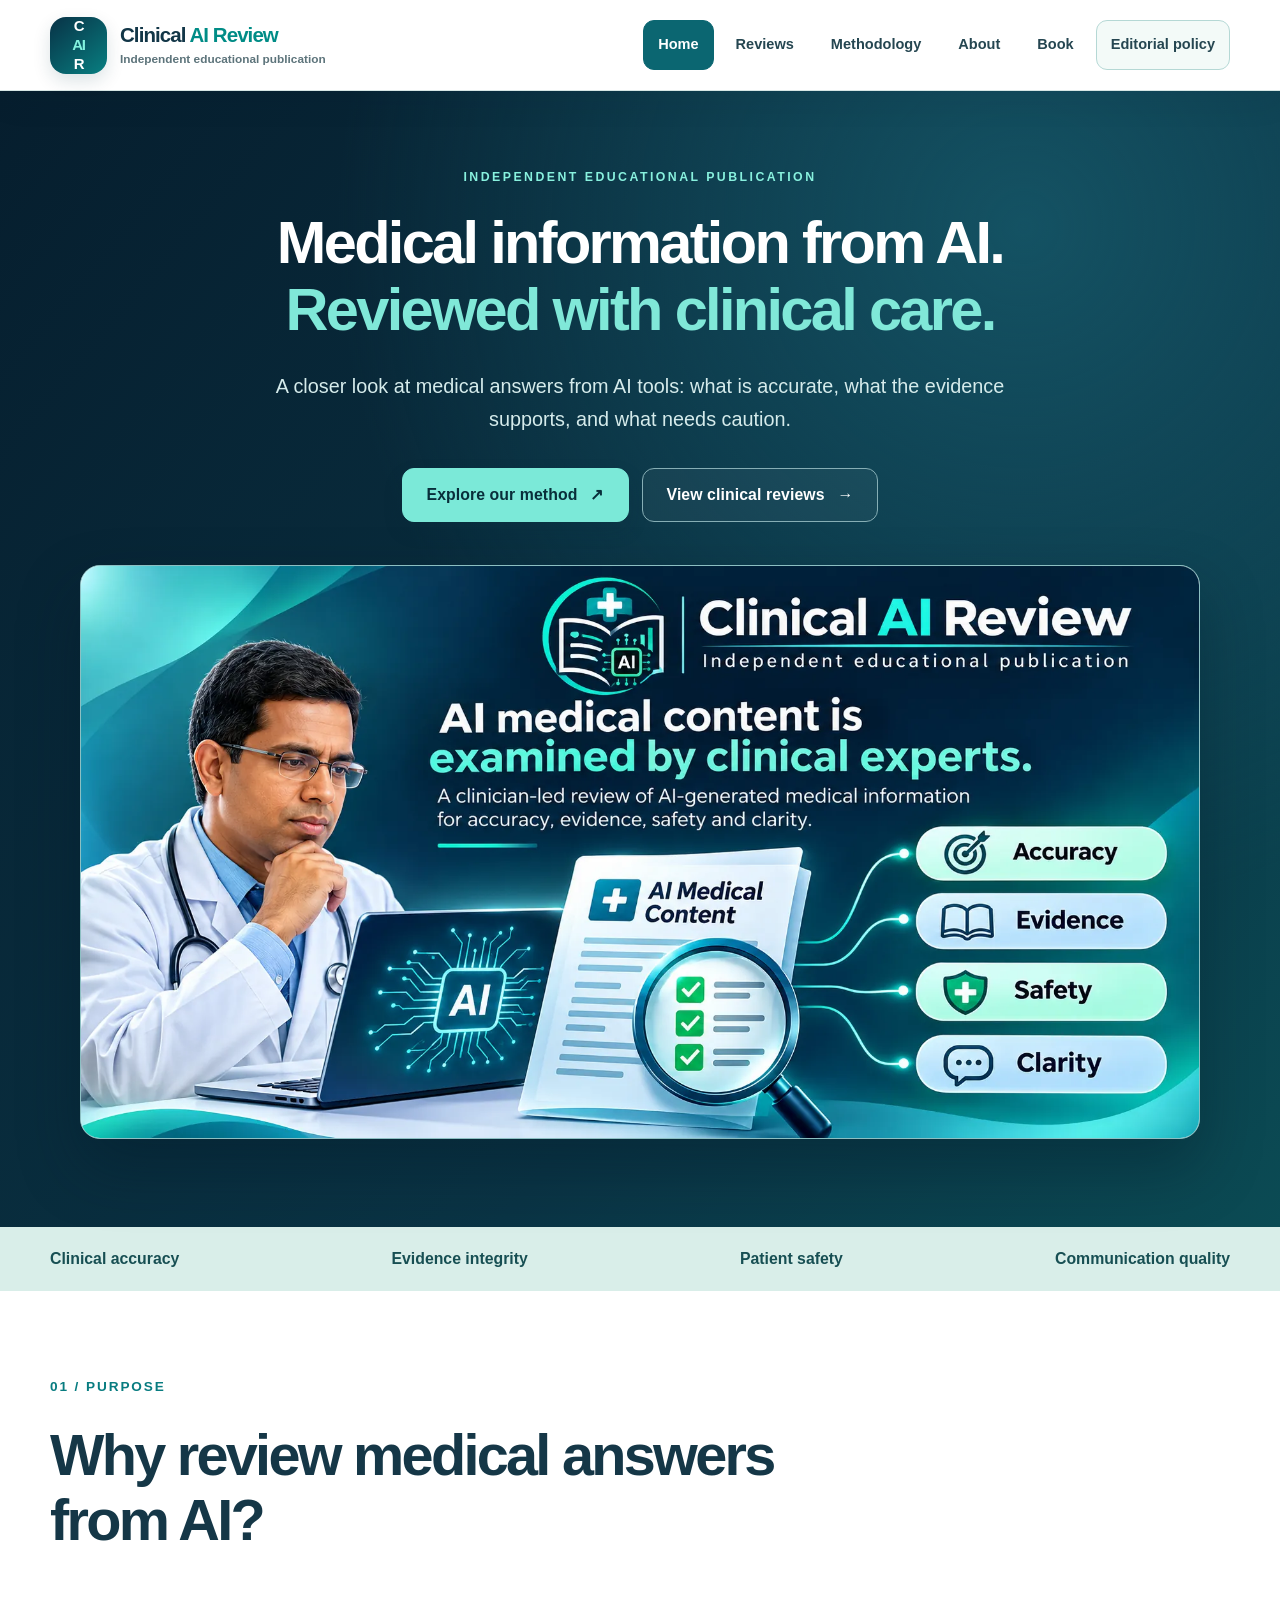
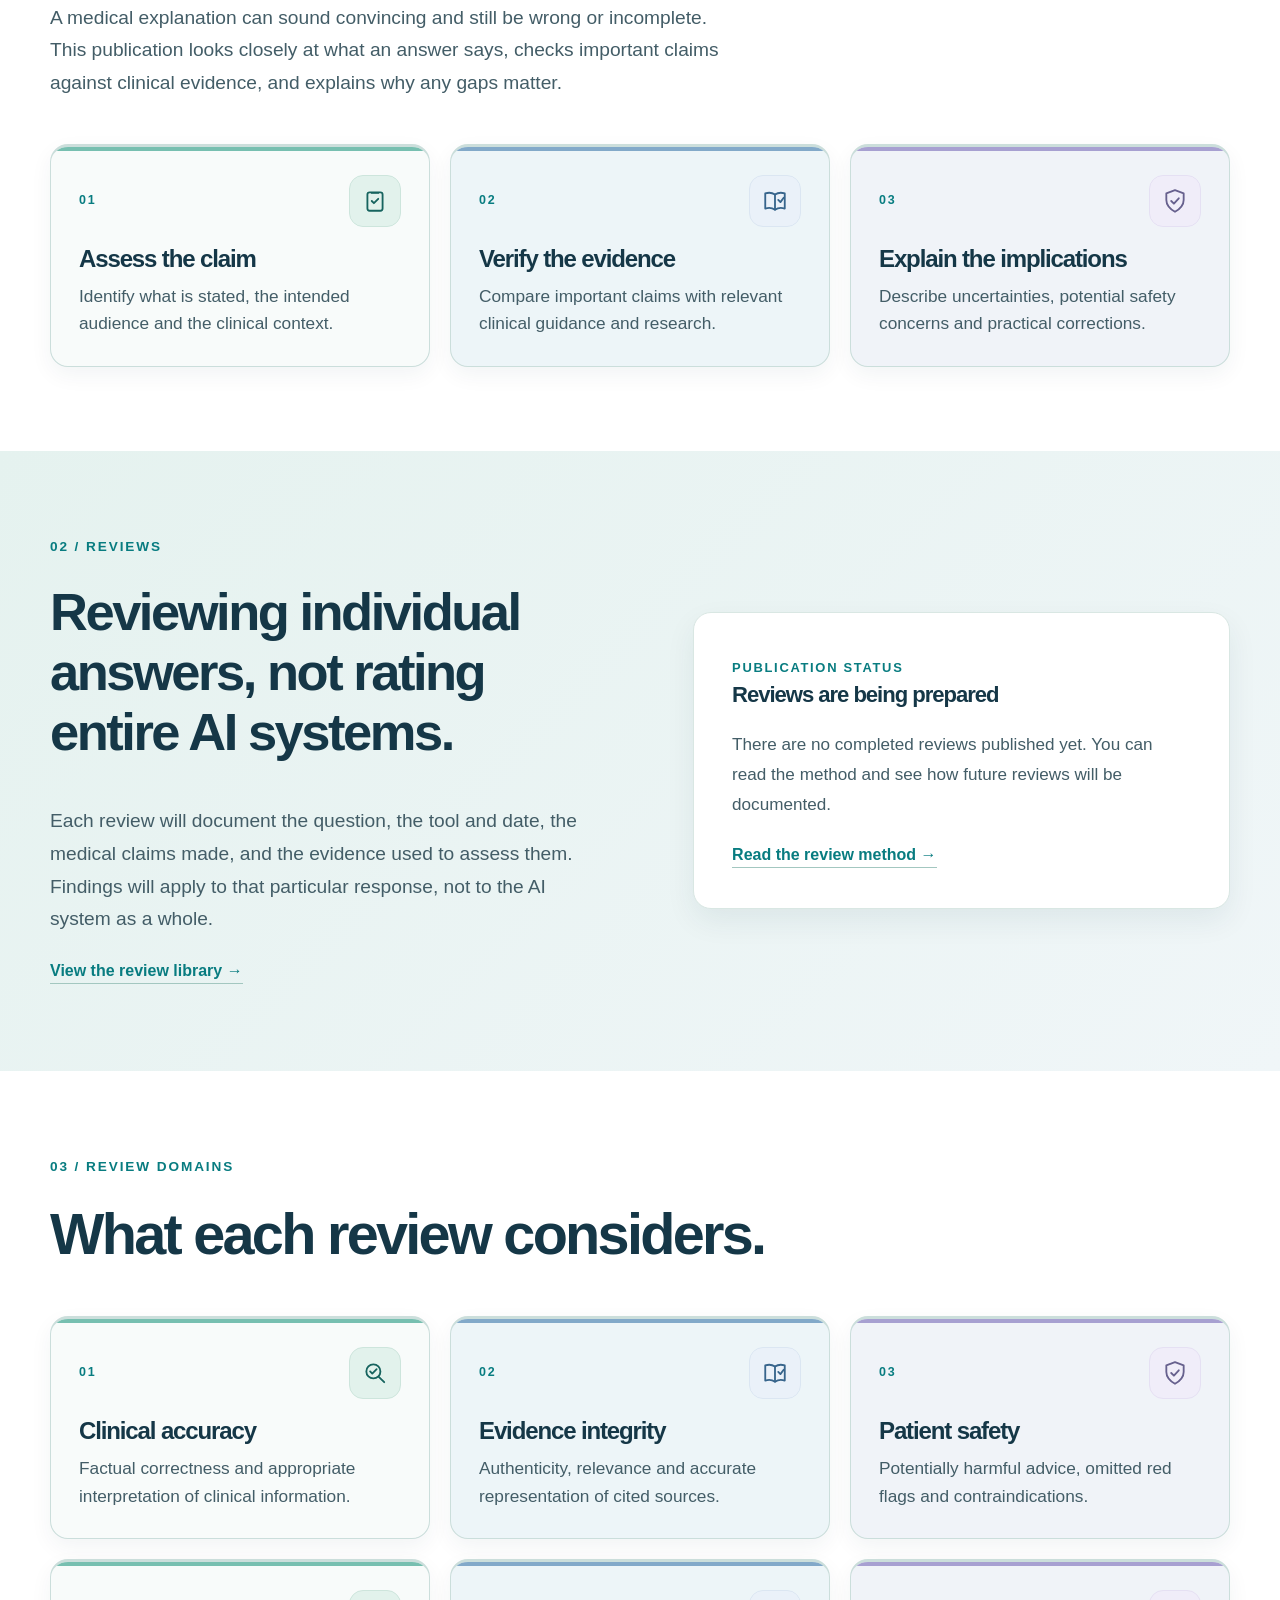
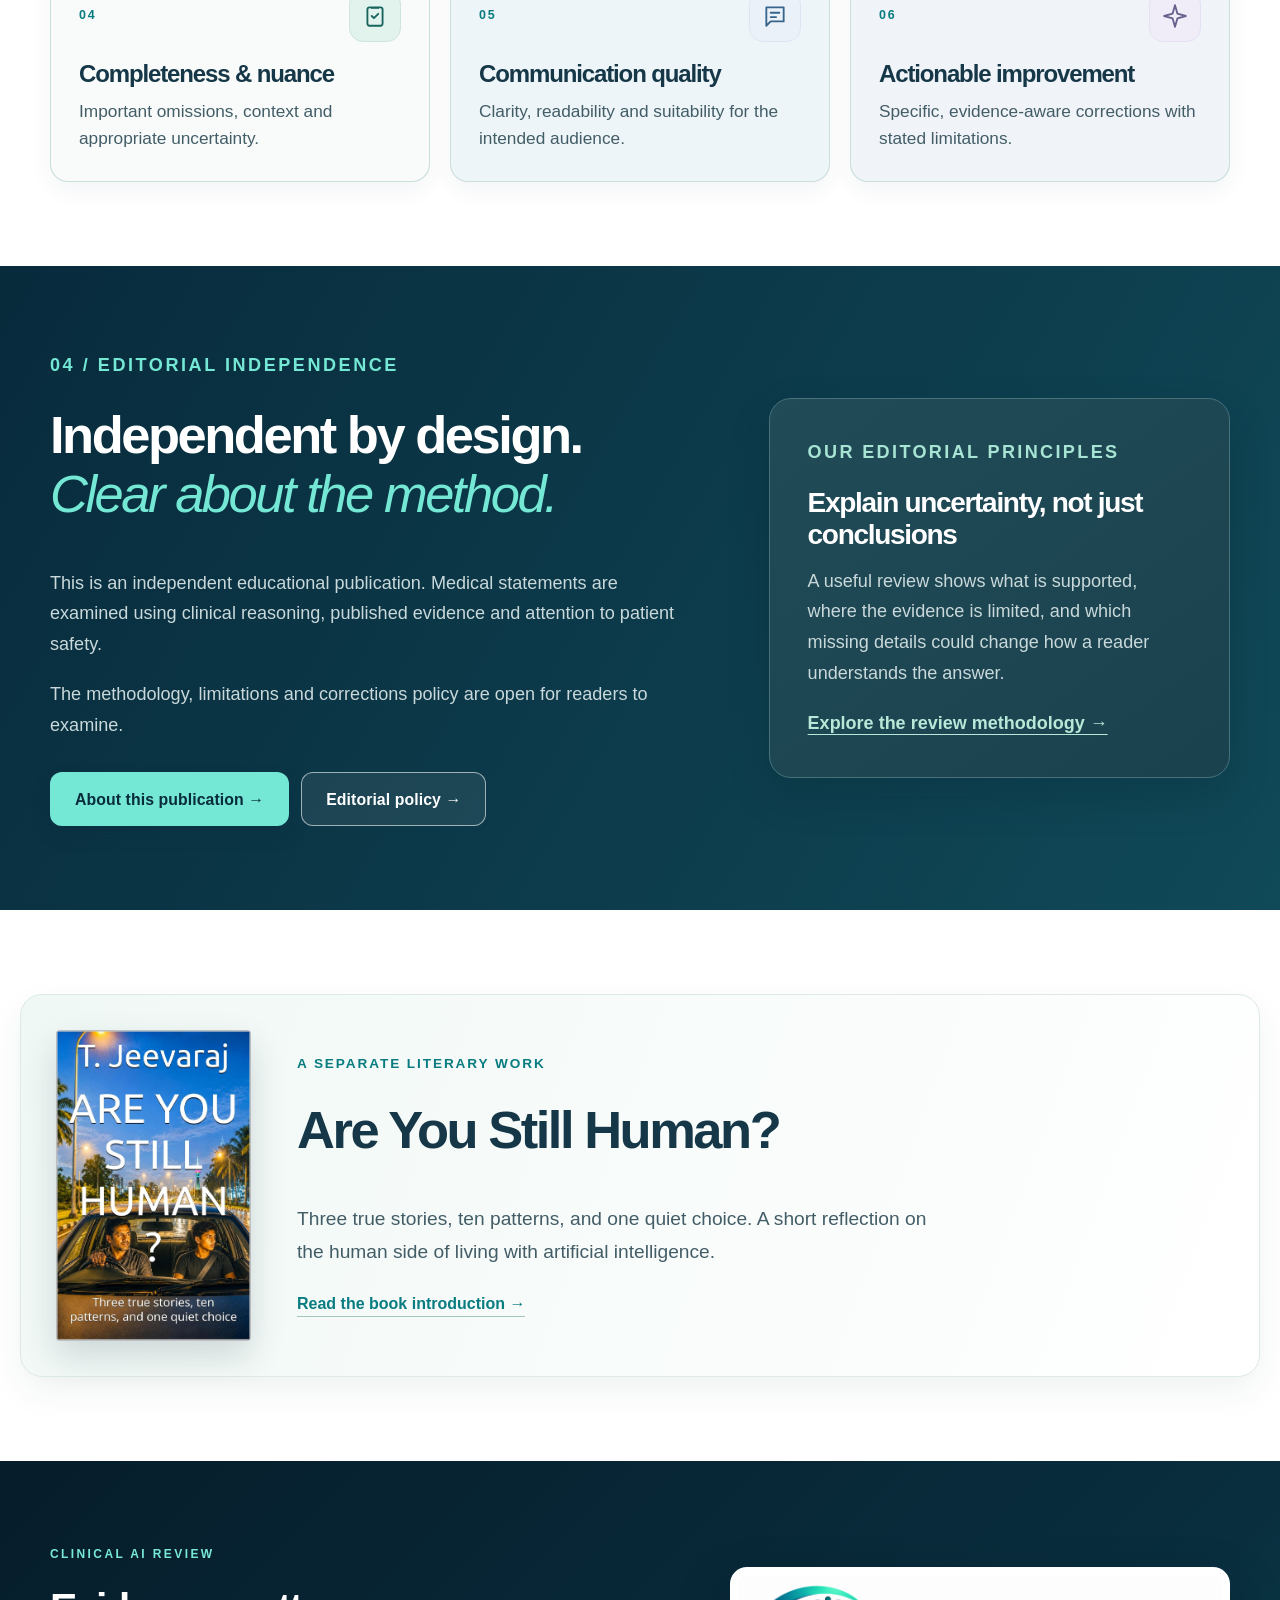
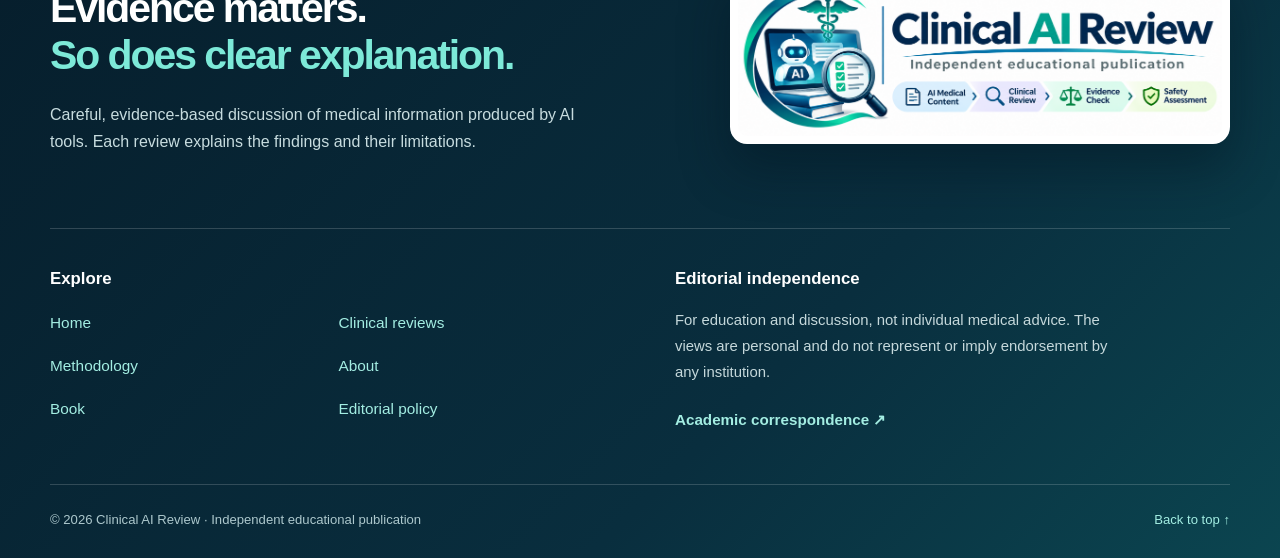
<file: index (4).html>
<!DOCTYPE html>

<html lang="en"><head><meta charset="utf-8"/><meta content="width=device-width, initial-scale=1" name="viewport"/><meta content="#082b3b" name="theme-color"/><meta content="A clinician-led educational publication that checks medical information from AI tools against evidence, with attention to accuracy, uncertainty and safety." name="description"/><title>Clinical AI Review | Independent Educational Publication</title><link href="https://drjeevaraj.com/" rel="canonical"/><link href="assets/favicon.svg" rel="icon" type="image/svg+xml"/><meta content="website" property="og:type"/><meta content="Evidence, Safety &amp; Clarity" property="og:title"/><meta content="A clinician-led educational publication that checks medical information from AI tools against evidence, with attention to accuracy, uncertainty and safety." property="og:description"/><meta content="https://drjeevaraj.com/" property="og:url"/><meta content="https://drjeevaraj.com/assets/brand-banner.png" property="og:image"/><meta content="summary_large_image" name="twitter:card"/><style>@import url('https://fonts.googleapis.com/css2?family=DM+Sans:wght@400;500;600;700&family=Source+Serif+4:ital,wght@0,400;0,500;0,600;1,400;1,500&display=swap');
:root{--navy:#102f3b;--navy2:#163f49;--teal:#176f69;--mint:#a8e4d4;--paper:#f7f9f7;--ink:#19333d;--muted:#53666d;--line:#dbe4e1;--white:#fff}*{box-sizing:border-box}html{scroll-behavior:smooth}body{margin:0;color:var(--ink);background:var(--white);font-family:'DM Sans',Arial,sans-serif;font-size:16px;line-height:1.7}a{color:inherit}a:focus-visible,button:focus-visible{outline:3px solid #ce8e30;outline-offset:4px}img{max-width:100%;height:auto}h1,h2,h3,p{margin-top:0}h1,h2{font-family:'Source Serif 4',Georgia,serif;font-weight:500;line-height:1.13;letter-spacing:-.035em}h1{font-size:clamp(3.2rem,5.4vw,5.9rem)}h2{font-size:clamp(2.15rem,3.5vw,3.45rem)}h3{font-size:1.15rem;line-height:1.3}p{margin-bottom:1.2rem}.wrap{max-width:1190px;margin:auto;padding:0 30px}.narrow{max-width:830px}.skip{position:absolute;top:-80px;left:15px;background:white;padding:10px;z-index:30}.skip:focus{top:12px}.header{background:white;border-bottom:1px solid var(--line);position:sticky;top:0;z-index:10}.head-inner{display:flex;align-items:center;justify-content:space-between;min-height:84px;gap:24px}.brand{display:flex;align-items:center;gap:12px;text-decoration:none;font-size:1rem;font-weight:500;line-height:1.15;white-space:nowrap}.brand b{font-weight:700}.brand small{display:block;color:var(--muted);font-size:.69rem;letter-spacing:.045em;margin-top:5px}.brand-symbol{width:42px;height:42px;border-radius:12px;background:var(--navy);color:white;display:grid;place-items:center;font-family:Georgia,serif;font-size:22px}.brand-symbol span{color:var(--mint)}.nav{display:flex;gap:23px;align-items:center}.nav a{text-decoration:none;font-size:.79rem;font-weight:600;color:#40545c;white-space:nowrap}.nav a:hover,.nav a[aria-current=page]{color:var(--teal)}.nav a[aria-current=page]{text-decoration:underline;text-underline-offset:8px}.menu-button{display:none}.hero{background:var(--navy);color:white;padding:100px 0 104px;overflow:hidden}.hero-grid{display:grid;grid-template-columns:1.12fr .88fr;gap:7%;align-items:center}.hero h1{max-width:760px;margin:0 0 27px}.hero h1 em,.dark h2 em{color:var(--mint);font-weight:400}.eyebrow{text-transform:uppercase;font-size:.69rem;font-weight:700;letter-spacing:.21em;color:var(--teal);margin-bottom:24px}.hero .eyebrow,.dark .eyebrow{color:var(--mint)}.lead{font-size:clamp(1.12rem,1.65vw,1.34rem);line-height:1.7;max-width:650px}.hero .lead{color:#d0dfe0}.actions{display:flex;gap:12px;flex-wrap:wrap;margin-top:32px}.button{display:inline-flex;align-items:center;justify-content:center;text-decoration:none;padding:14px 22px;border-radius:7px;font-size:.85rem;font-weight:700;transition:transform .2s,background .2s}.button:hover{transform:translateY(-2px)}.primary{background:var(--mint);color:#102f3b}.primary:hover{background:#c2f2e6}.secondary{border:1px solid #7e999d;color:white}.light{background:var(--mint);color:var(--navy)}.hero-caption{color:#b8c9c9;font-size:.79rem;margin-top:30px}.hero-panel{background:#f7fbfa;color:var(--ink);border-radius:16px;padding:32px;box-shadow:0 25px 75px #04192355;transform:rotate(1deg)}.panel-kicker{display:flex;justify-content:space-between;color:var(--teal);font-size:.69rem;font-weight:700;letter-spacing:.13em;border-bottom:1px solid var(--line);padding-bottom:20px;margin-bottom:28px}.process-node{display:flex;align-items:center;gap:16px}.process-node>span{border-radius:50%;background:#e1f3ee;color:var(--teal);height:44px;width:44px;display:grid;place-items:center;font-size:.8rem;font-weight:700}.process-node strong{display:block;font-size:1.05rem}.process-node small{display:block;color:var(--muted);font-size:.79rem}.process-line{height:31px;border-left:1px dashed #8bb6ab;margin-left:22px}.panel-bottom{border-top:1px solid var(--line);margin-top:28px;padding-top:20px;color:var(--muted);font-size:.78rem}.strip{background:#eaf4f0}.strip-items{display:flex;justify-content:space-between;gap:16px;flex-wrap:wrap;padding-top:18px;padding-bottom:18px;font-size:.8rem;font-weight:700;color:#24564e}.section{padding:92px 0}.section-head{max-width:780px;margin-bottom:44px}.section-head p:last-child{max-width:690px;color:var(--muted)}.three,.domain-grid{display:grid;grid-template-columns:repeat(3,1fr);gap:17px}.feature,.domain{border:1px solid var(--line);padding:29px;border-radius:12px;background:white}.feature p,.domain p{color:var(--muted);font-size:.9rem;margin:0}.number{display:block;color:var(--teal);font-size:.76rem;letter-spacing:.15em;font-weight:700;margin-bottom:25px}.tinted{background:var(--paper)}.split{display:grid;grid-template-columns:1fr 1fr;gap:9%;align-items:center}.body-lg{font-size:1.1rem;color:var(--muted)}.note-card,.status-card{border:1px solid var(--line);background:white;padding:35px;border-radius:13px}.note-card p,.status-card p{color:var(--muted)}.small-label{font-size:.71rem;font-weight:700;letter-spacing:.13em;color:var(--teal);text-transform:uppercase}.note-card a,.text-link{color:var(--teal);font-weight:700;text-decoration:none;border-bottom:1px solid #a3c7c0;padding-bottom:4px}.domain-grid{gap:15px}.domain{min-height:230px}.dark{background:var(--navy);color:white}.dark p{color:#c9d8da}.identity{background:#204652;padding:24px;border-radius:13px;display:flex;align-items:center;gap:25px}.identity img{width:125px;height:154px;object-fit:cover;object-position:top;border-radius:9px}.identity h3{margin:0 0 12px}.identity p{margin:0 0 6px;font-size:.88rem}.identity small{color:var(--mint)}.book-teaser{display:flex;gap:46px;align-items:center}.book-teaser img{width:185px;border-radius:4px;box-shadow:0 15px 35px #102f3b2a}.book-teaser>div{max-width:650px}.page-hero{background:var(--navy);color:white;padding:85px 0 82px}.page-hero .eyebrow{color:var(--mint)}.page-hero h1{font-size:clamp(2.8rem,5vw,5rem)}.page-hero .lead{color:#d4e2e3}.prose{max-width:780px}.prose h2{font-size:2rem;margin:34px 0 14px}.prose h3{margin:28px 0 10px}.prose p,.prose li{color:#435961}.prose blockquote{font-family:Georgia,serif;font-size:1.5rem;border-left:4px solid var(--teal);padding-left:22px;margin:35px 0}.prose .qual{color:var(--teal);font-weight:700}.content-list{padding-left:22px}.content-list li{margin:12px 0}.status-card{background:var(--paper)}.mt{margin-top:50px}.rubric{display:grid;grid-template-columns:1fr 1fr;gap:12px}.rubric>div{padding:20px;border:1px solid var(--line);border-radius:10px}.rubric p{font-size:.87rem;margin:8px 0 0}.muted{color:var(--muted);font-size:.86rem}.small{font-size:.78rem}.about-layout{display:grid;grid-template-columns:280px 1fr;gap:65px;align-items:start}.portrait{width:280px;aspect-ratio:3/4;object-fit:cover;object-position:top;border-radius:10px}.book-layout{display:grid;grid-template-columns:330px 1fr;gap:70px;align-items:start}.book-cover{width:100%;border-radius:5px;box-shadow:0 20px 40px #102f3b28}.full{display:flex;margin-top:20px;text-align:center}.footer{background:#0c2631;color:#d4e0e1;padding:48px 0}.foot-grid{display:flex;justify-content:space-between;gap:40px}.foot-grid p{font-size:.78rem;color:#bdced0;margin:6px 0}.foot-grid a{color:var(--mint)}@media(max-width:950px){.nav{gap:12px}.nav a{font-size:.73rem}.hero-grid{gap:30px}.hero-panel{padding:22px}.wrap{padding:0 22px}}@media(max-width:760px){.head-inner{min-height:72px}.menu-button{display:flex;flex-direction:column;gap:5px;padding:12px;border:1px solid var(--line);background:white;border-radius:6px}.menu-button span{width:22px;height:2px;background:var(--navy)}.nav{display:none;position:absolute;top:71px;left:0;right:0;background:white;border-bottom:1px solid var(--line);padding:20px 25px;flex-direction:column;align-items:stretch;gap:15px}.nav.open{display:flex}.hero{padding:67px 0}.hero-grid,.split,.about-layout,.book-layout{grid-template-columns:1fr;gap:35px}.hero-panel{transform:none}.three,.domain-grid{grid-template-columns:1fr 1fr}.section{padding:65px 0}.identity{max-width:490px}.book-teaser{gap:25px}.book-teaser img{width:125px}.foot-grid{flex-direction:column}.page-hero{padding:62px 0}}@media(max-width:490px){.brand{font-size:.89rem}.brand small{font-size:.6rem}.brand-symbol{height:36px;width:36px}.three,.domain-grid,.rubric{grid-template-columns:1fr}.book-teaser{align-items:flex-start}.book-teaser img{width:110px}.book-teaser h2{font-size:1.9rem}.hero h1{font-size:3.05rem}.section-head{margin-bottom:25px}.identity{align-items:flex-start}.identity img{width:90px;height:115px}.cover-col{max-width:310px}}@media(prefers-reduced-motion:reduce){html{scroll-behavior:auto}.button{transition:none}}
/* Visual upgrade v2: larger, legible type; elevated backgrounds; consistent vector icons */
:root{--paper:#f2f7f5;--muted:#40565d;--line:#d4e2df;--teal:#12645f}
body{font-size:18px;line-height:1.72}
.wrap{max-width:1250px}
h1{font-size:clamp(3.1rem,5.4vw,5.8rem)}
h2{font-size:clamp(2.35rem,3.6vw,3.65rem)}
h3{font-size:1.36rem}
.nav a{font-size:.96rem}
.brand{font-size:1.1rem}
.brand small{font-size:.77rem}
.eyebrow,.small-label,.panel-kicker{font-size:.81rem}
.hero{position:relative;background:radial-gradient(ellipse at 86% 14%,#24636a 0%,transparent 40%),linear-gradient(125deg,#102f3b 0%,#103d46 100%);padding:105px 0 110px}
.hero:before{content:"";position:absolute;inset:0;opacity:.13;pointer-events:none;background-image:radial-gradient(#b5e8dc 1px,transparent 1px);background-size:24px 24px;mask-image:linear-gradient(90deg,transparent 20%,black 100%)}
.hero-grid{position:relative;z-index:1}
.hero .lead{font-size:clamp(1.23rem,1.8vw,1.52rem)}
.hero-caption,.panel-bottom{font-size:.95rem}
.button{font-size:1rem;padding:16px 25px;border-radius:11px}
.hero-panel{transform:none;border:1px solid #d5e9e5;background:linear-gradient(155deg,#ffffff,#e9f7f2);box-shadow:0 30px 85px #061a2340;padding:35px}
.process-node{gap:18px}
.process-node .process-icon{width:56px;height:56px;border-radius:17px;background:#d6f0e8;color:#14645e;display:grid;place-items:center;flex:none}
.process-node .process-icon svg{width:29px;height:29px}
.process-node strong{font-size:1.14rem}
.process-node small{font-size:.94rem;line-height:1.45}
.process-line{margin-left:27px;height:35px;border-left:2px dashed #8dbbb0}
.section{padding:100px 0}
.section-head p:last-child,.body-lg{font-size:1.17rem}
.feature,.domain,.note-card,.status-card{position:relative;overflow:hidden;border:1px solid #d5e5e0;border-radius:20px;background:linear-gradient(150deg,#fff 0%,#f2faf7 100%);box-shadow:0 10px 28px #0d3b4210;transition:transform .2s ease,box-shadow .2s ease,border-color .2s ease}
.feature:hover,.domain:hover{transform:translateY(-5px);box-shadow:0 20px 45px #0d3b421a;border-color:#9bcac0}
.feature,.domain{padding:32px}
.feature:nth-child(2),.domain:nth-child(3n+2){background:linear-gradient(145deg,#fff,#eff6fb)}
.feature:nth-child(3),.domain:nth-child(3n){background:linear-gradient(145deg,#fff,#f3f4fb)}
.feature p,.domain p,.rubric p{font-size:1.04rem;line-height:1.67}
.feature-top{display:flex;align-items:flex-start;justify-content:space-between;gap:12px;margin-bottom:24px}
.feature-top .number{margin:10px 0 0}
.icon-tile{width:62px;height:62px;flex:none;border-radius:17px;display:grid;place-items:center;background:#d9f1ea;color:#13665f;border:1px solid #c5e5dc}
.domain:nth-child(3n+2) .icon-tile,.feature:nth-child(2) .icon-tile{background:#e1edf8;color:#22577b;border-color:#cfdfef}
.domain:nth-child(3n) .icon-tile,.feature:nth-child(3) .icon-tile{background:#eae9f8;color:#57548a;border-color:#dcdaf1}
.line-icon{height:31px;width:31px;display:block}
.tinted{background:linear-gradient(145deg,#eef6f2,#f7faf8)}
.note-card,.status-card{padding:39px}
.note-card p,.status-card p,.prose p,.prose li{font-size:1.07rem}
.domain{min-height:255px}
.strip{background:#e1f2ec}
.strip-items{font-size:.99rem}
.identity{background:linear-gradient(135deg,#244f59,#1b4651);border:1px solid #41737a;box-shadow:0 16px 35px #031e2833}
.identity p{font-size:1rem}
.identity img{width:140px;height:174px}
.book-teaser{background:linear-gradient(110deg,#f0f8f5,#fff);padding:35px;border:1px solid #dce9e4;border-radius:22px;box-shadow:0 14px 35px #103b4210}
.book-teaser img{width:195px}
.prose{max-width:880px}
.prose h2{font-size:2.35rem}
.rubric>div{background:linear-gradient(145deg,#fff,#f1f8f5);border-radius:15px;padding:26px;box-shadow:0 8px 20px #123c4210}
.page-hero{background:radial-gradient(circle at 90% 10%,#235a62,transparent 40%),var(--navy)}
.footer p,.foot-grid p{font-size:.92rem}
@media(max-width:950px){.nav a{font-size:.86rem}.hero-grid{grid-template-columns:1fr 1fr;gap:28px}}
@media(max-width:760px){body{font-size:17px}.hero-grid{grid-template-columns:1fr}.hero{padding:65px 0}.section{padding:68px 0}.hero-panel{max-width:600px}.three,.domain-grid{grid-template-columns:1fr 1fr}.book-teaser{padding:24px}.nav a{font-size:1.05rem}}
@media(max-width:540px){.three,.domain-grid,.rubric{grid-template-columns:1fr}.feature,.domain{padding:27px}.hero h1{font-size:clamp(2.65rem,11vw,3.35rem)}.hero .lead{font-size:1.16rem}.book-teaser{flex-direction:column}.book-teaser img{width:145px}.identity img{width:100px;height:130px}.identity{gap:15px}.identity p{font-size:.93rem}}
@media(prefers-reduced-motion:reduce){.feature,.domain{transition:none}.feature:hover,.domain:hover{transform:none}}

/* v3 — editorial visual system: compact icons, intentional spacing, elevated cards */
:root{--navy:#112f3b;--ink:#173640;--teal:#17645f;--muted:#465e65;--line:#d6e4e1;--paper:#f5f8f7;--mint:#b8e8d8}
body{font-size:18px;line-height:1.65}
.header{box-shadow:0 3px 22px rgba(10,45,51,.045)}
.nav a{font-size:.92rem}
.hero{background:radial-gradient(ellipse at 83% 15%,rgba(64,132,137,.34),transparent 43%),linear-gradient(130deg,#102c39 0%,#123d45 100%)}
.hero-panel{border:1px solid rgba(255,255,255,.7);border-radius:24px;background:linear-gradient(145deg,#fff,#edf7f4);box-shadow:0 22px 65px rgba(0,18,27,.24);padding:34px}
/* Explicitly constrain inline SVGs: fixes enormous icons in PDF rendering */
.line-icon,.feature .line-icon,.domain .line-icon,.process-node .line-icon{display:block!important;width:26px!important;height:26px!important;min-width:26px!important;min-height:26px!important;max-width:26px!important;max-height:26px!important;flex:0 0 26px!important;overflow:visible}
.feature-top{display:flex!important;align-items:center!important;justify-content:space-between!important;gap:14px!important;margin:0 0 18px!important;min-height:52px!important}
.feature-top .number{margin:0!important;font-size:.78rem}
.icon-tile,.feature .icon-tile,.domain .icon-tile{display:inline-flex!important;align-items:center!important;justify-content:center!important;flex:0 0 52px!important;width:52px!important;height:52px!important;min-width:52px!important;min-height:52px!important;max-width:52px!important;max-height:52px!important;border-radius:14px!important;padding:0!important;overflow:hidden!important;background:#e2f2ec;border:1px solid #cde5dc;color:#17645f}
.process-node .process-icon{display:inline-flex!important;align-items:center!important;justify-content:center!important;flex:0 0 50px!important;width:50px!important;height:50px!important;min-width:50px!important;min-height:50px!important;max-width:50px!important;max-height:50px!important;border-radius:15px!important;background:#e0f1eb!important;padding:0!important}
.process-node .process-icon .line-icon{width:25px!important;height:25px!important;min-width:25px!important;min-height:25px!important;max-width:25px!important;max-height:25px!important}
.process-node{display:flex!important;align-items:center!important;gap:16px!important;min-height:60px!important}
.process-line{height:24px!important;margin-left:24px!important;border-left:2px dashed #9dc9bb!important}
.process-node strong{font-size:1.07rem!important;line-height:1.35}.process-node small{font-size:.86rem!important;line-height:1.45}
.panel-kicker{font-size:.75rem!important;letter-spacing:.12em}.panel-bottom{font-size:.85rem!important}
/* Modern scientific cards with restrained colour rather than large decoration */
.feature,.domain{display:flex;flex-direction:column;justify-content:flex-start;min-height:0!important;padding:28px!important;border:1px solid #d9e6e3!important;border-radius:18px!important;background:#fff!important;box-shadow:0 8px 22px rgba(18,57,66,.055)!important;transition:box-shadow .18s ease,transform .18s ease,border-color .18s ease!important}
.feature:before,.domain:before{content:'';position:absolute;top:0;left:0;right:0;height:4px;background:#77bfb0}
.feature:nth-child(3n+2):before,.domain:nth-child(3n+2):before{background:#82a9c9}
.feature:nth-child(3n):before,.domain:nth-child(3n):before{background:#a7a0d1}
.feature:nth-child(3n+2) .icon-tile,.domain:nth-child(3n+2) .icon-tile{background:#eaf1f9!important;color:#37658c!important;border-color:#dbe6f2!important}
.feature:nth-child(3n) .icon-tile,.domain:nth-child(3n) .icon-tile{background:#f0edf9!important;color:#67618e!important;border-color:#e5e0f3!important}
.feature:hover,.domain:hover{transform:translateY(-3px)!important;box-shadow:0 16px 35px rgba(18,57,66,.11)!important;border-color:#9ac7be!important}
.feature h3,.domain h3{font-size:1.24rem!important;margin-bottom:11px!important}
.feature p,.domain p{font-size:1rem!important;line-height:1.58!important}
.three,.domain-grid{gap:20px!important;align-items:stretch}
.section{padding:84px 0!important}
.tinted{background:linear-gradient(135deg,#eef5f3,#f8faf9)!important}
.note-card,.status-card{background:white!important;border:1px solid #d9e7e3!important;border-radius:18px!important;box-shadow:0 12px 30px rgba(18,57,66,.07)!important}
/* Stronger, consistent buttons */
.button{position:relative;display:inline-flex;align-items:center;justify-content:center;gap:12px;min-height:52px;padding:15px 24px!important;border-radius:12px!important;font-size:.99rem!important;font-weight:700!important;line-height:1.25;letter-spacing:.005em;border:1px solid transparent;text-decoration:none!important;box-shadow:0 7px 17px rgba(5,36,42,.12);transition:transform .17s ease,box-shadow .17s ease,background-color .17s ease!important}
.button.primary{background:#b9e9da!important;color:#123b42!important;border-color:#b9e9da!important}
.button.primary:hover{background:#d1f4e7!important;box-shadow:0 11px 24px rgba(5,36,42,.2);transform:translateY(-2px)}
.button.secondary{background:rgba(255,255,255,.075)!important;color:#fff!important;border-color:rgba(255,255,255,.58)!important;box-shadow:none}
.button.secondary:hover{background:rgba(255,255,255,.18)!important;transform:translateY(-2px)}
.page-hero .button.secondary{color:white!important}
.text-link,.note-card a:not(.button),.arrow-link{font-size:1rem;text-underline-offset:5px;text-decoration-thickness:1px}
.contact-panel{background:#f2f8f5}.contact-card{background:white;border:1px solid #d8e8e1;border-radius:20px;padding:35px;box-shadow:0 12px 35px rgba(18,57,66,.08)}.contact-card h2{font-size:2rem}.contact-card .button.primary{background:#14655f!important;color:white!important;border-color:#14655f!important}.contact-card .button.primary:hover{background:#0d4d49!important}.contact-note{margin-top:20px}
.contact-mini{display:flex;gap:10px;align-items:center;justify-content:center;flex-wrap:wrap;padding:22px 16px 6px;font-size:.94rem;color:#cbdcde}.contact-mini a{color:#b9e9da;text-decoration:underline;text-underline-offset:4px}
@media(max-width:950px){.nav a{font-size:.84rem}.hero-grid{grid-template-columns:1fr 1fr;gap:25px}}
@media(max-width:760px){.hero-grid{grid-template-columns:1fr}.hero-panel{max-width:650px}.section{padding:64px 0!important}.three,.domain-grid{grid-template-columns:repeat(2,minmax(0,1fr))}.nav a{font-size:1.05rem}.button{min-height:52px}}
@media(max-width:540px){.three,.domain-grid{grid-template-columns:1fr}.feature,.domain{padding:25px!important}.hero-panel{padding:24px}.actions{gap:12px}.actions .button{width:100%}.contact-card{padding:25px}.hero h1{font-size:clamp(2.65rem,11vw,3.4rem)}}
@media(prefers-reduced-motion:reduce){.feature,.domain,.button{transition:none!important}.feature:hover,.domain:hover,.button:hover{transform:none!important}}

/* 2026 editorial redesign — readable type, expressive headings and accessible navigation */
:root{--navy:#092d40;--deep:#062434;--teal:#087c80;--paper:#f3f8f8;--muted:#435d67}
html{scroll-behavior:smooth}
body{font-family:Inter,"Segoe UI",Arial,sans-serif;font-size:18px;line-height:1.75;color:#153747;background:#fff}
.wrap{max-width:1240px}
.header{position:sticky;top:0;z-index:60;background:rgba(255,255,255,.97);backdrop-filter:blur(16px);box-shadow:0 5px 30px #102f3b0d;border-bottom:1px solid #dce9eb}
.head-inner{min-height:94px;gap:24px}
.brand{display:flex;align-items:center;gap:12px;font-size:1.25rem;font-weight:760;letter-spacing:-.035em;line-height:1.12}
.brand b{color:#087d7d}
.brand small{font-size:.74rem;letter-spacing:.02em;font-weight:500;color:#506a72;margin-top:6px}
.brand-symbol{background:#0a3547;border-radius:15px;width:52px;height:52px;display:grid;place-items:center;color:white;flex:none;box-shadow:0 6px 15px #123b4b22}
.nav{display:flex;align-items:center;gap:5px}
.nav a{font-size:.94rem;font-weight:700;padding:11px 15px;border-radius:12px;color:#254651;transition:background .2s,color .2s,transform .2s}
.nav a:hover{background:#e5f4f1;color:#075f63;transform:translateY(-1px)}
.nav a[aria-current="page"]{background:#dff3ed;color:#086b6b}
.nav a:last-child{border:1px solid #c4dfdc}
.menu-button{border:1px solid #c9e2e1;border-radius:12px;background:#edf7f5;width:49px;height:46px}
h1,h2,h3{font-family:Inter,"Segoe UI",Arial,sans-serif;letter-spacing:-.047em;line-height:1.14}
h1{font-size:clamp(3.2rem,6vw,6.1rem);font-weight:820}
h2{font-size:clamp(2.45rem,4.1vw,4rem);font-weight:800}
h3{font-size:1.38rem;font-weight:760}
.section{padding:100px 0}
.section-head p:last-child,.body-lg{font-size:1.2rem;line-height:1.7}
.eyebrow{font-size:.85rem;font-weight:800;letter-spacing:.14em}
.visual-hero{background:radial-gradient(ellipse at 85% 4%,#1a6672 0%,transparent 46%),linear-gradient(125deg,#082d40,#104854);color:white;padding:80px 0 75px}
.visual-hero-inner{display:grid;grid-template-columns:1fr;gap:42px}
.hero-intro{text-align:center;max-width:1050px;margin:0 auto}
.hero-intro h1{margin:15px auto 25px;max-width:1050px}
.hero-intro h1 em{font-style:normal;color:#6ee6d6}
.hero-intro p:not(.eyebrow){font-size:clamp(1.18rem,2vw,1.5rem);color:#d5ebeb;max-width:800px;margin:0 auto 28px}
.hero-intro .actions{justify-content:center;display:flex;gap:15px;flex-wrap:wrap}
.button{display:inline-flex;align-items:center;justify-content:center;gap:13px;min-height:54px;padding:15px 25px;border-radius:14px;font-size:1rem;font-weight:750;text-decoration:none;box-shadow:0 9px 20px #062a3820;transition:transform .18s,box-shadow .18s,background .18s}
.button:hover{transform:translateY(-3px);box-shadow:0 14px 25px #062a3833}
.button.primary{background:linear-gradient(120deg,#1bd4c2,#62ead6);color:#06333c;border:1px solid #6ce7d9}
.button.secondary{background:transparent;color:#fff;border:1.5px solid #b7d8dd}
.button.secondary:hover{background:#ffffff18}
.button.outline{color:#075b66;background:#effaf7;border:1px solid #b3d9d6}
.button.small{min-height:44px;padding:11px 18px;font-size:.94rem}
.hero-slider{max-width:1180px;width:100%;margin:0 auto;background:#ffffff;border:1px solid #b4d9dd;border-radius:24px;box-shadow:0 24px 65px #001d2c60;overflow:hidden}
.slides{position:relative;aspect-ratio:16/9;background:#e7f5f6}
.hero-slide{position:absolute;inset:0;margin:0;opacity:0;visibility:hidden;transition:opacity .5s ease,visibility .5s ease}
.hero-slide.active{opacity:1;visibility:visible}
.hero-slide img{display:block;width:100%;height:100%;object-fit:contain}
.slider-controls{display:flex;align-items:center;justify-content:center;gap:16px;padding:13px 18px;background:#f4faf9}
.slide-arrow,.slide-pause{border:1px solid #c9e3df;border-radius:11px;background:white;color:#0c4a57;font-weight:750;min-width:45px;height:43px;cursor:pointer}
.slide-arrow{font-size:1.7rem;line-height:1}
.slide-pause{padding:0 14px;font-size:.87rem}
.slide-arrow:hover,.slide-pause:hover{background:#e3f3f0}
.slide-dots{display:flex;gap:9px;align-items:center}
.slide-dot{width:11px;height:11px;border-radius:100px;background:#a9c8c8;border:0;cursor:pointer;padding:0;transition:width .2s,background .2s}
.slide-dot.active{width:31px;background:#087e7e}
.feature,.domain,.note-card,.status-card,.publication{background:#fff;border:1px solid #d9e7e8;border-radius:22px;box-shadow:0 12px 30px #0b39430f;transition:transform .2s,box-shadow .2s}
.feature:hover,.domain:hover,.publication:hover{transform:translateY(-4px);box-shadow:0 22px 45px #0b39431c}
.feature,.domain{padding:32px}
.feature:nth-child(3n+1),.domain:nth-child(3n+1){background:linear-gradient(155deg,#fff,#eaf8f5)}
.feature:nth-child(3n+2),.domain:nth-child(3n+2){background:linear-gradient(155deg,#fff,#edf4fc)}
.feature:nth-child(3n),.domain:nth-child(3n){background:linear-gradient(155deg,#fff,#f1f0fc)}
.feature p,.domain p,.prose p,.prose li{font-size:1.08rem;line-height:1.72}
.icon-tile{display:grid;place-items:center;width:54px;height:54px;border-radius:15px;background:#dbf3ec;color:#075f67}
.line-icon{width:27px;height:27px}
.tinted{background:linear-gradient(135deg,#eef8f6,#f7fafc)}
.note-card,.status-card{padding:38px}
.page-hero{background:radial-gradient(circle at 90% 0%,#1b6d77,transparent 45%),#092d40}
.publication-grid{display:grid;grid-template-columns:repeat(2,minmax(0,1fr));gap:24px;margin:30px 0 65px}
.publication{padding:34px;display:flex;flex-direction:column;align-items:flex-start;gap:14px}
.publication h3{font-size:1.35rem;line-height:1.4}
.publication .button{margin-top:auto}
.pub-meta{color:#0b7779;font-size:.9rem;font-weight:800;letter-spacing:.06em}
.training{background:#eef8f6;padding:38px;border-radius:22px;border:1px solid #d3e8e5}
.training h2{font-size:2.2rem}
.training li{font-size:1.07rem;margin:10px 0}
:focus-visible{outline:3px solid #16b6a8;outline-offset:4px}
@media(max-width:1050px){.nav a{font-size:.86rem;padding:10px 9px}.brand{font-size:1.08rem}}
@media(max-width:760px){body{font-size:17px}.visual-hero{padding:55px 0}.section{padding:65px 0}.publication-grid{grid-template-columns:1fr}.hero-intro h1{font-size:clamp(2.5rem,9vw,4rem)}.nav a{font-size:1.1rem;padding:15px}.hero-slider{border-radius:15px}.slider-controls{padding:10px}.training{padding:24px}}
@media(max-width:540px){.hero-intro .actions{flex-direction:column}.hero-intro .actions .button{width:100%}.visual-hero-inner{gap:28px}.slider-controls{gap:9px}.slide-pause{padding:0 9px}.hero-slide img{object-fit:contain}.feature,.domain{padding:25px}}
@media(prefers-reduced-motion:reduce){html{scroll-behavior:auto}*,*:before,*:after{transition:none!important;animation:none!important}}

/* v4 deployment-safe polish */
.visual-hero{background:linear-gradient(120deg,#071f33 0%,#0d4c58 100%)!important;color:#fff!important}.visual-hero .eyebrow{color:#7fe8d6!important}.visual-hero h1{color:#fff!important;font-size:clamp(2.9rem,5.8vw,5.9rem)!important;line-height:1.09!important;font-weight:850!important}.visual-hero h1 em{color:#77eed9!important}.visual-hero .button.secondary{border:1px solid #c0e6e4!important;color:#fff!important;background:#ffffff12!important}.visual-hero .button.primary{color:#063a43!important;background:#7debd7!important}.hero-slider{box-shadow:0 28px 72px #00172288!important}.slides{aspect-ratio:16/9}.hero-slide{display:block}.hero-slide img{width:100%;height:100%;object-fit:cover}.nav a{font-size:.98rem!important}.section-head h2{font-size:clamp(2.55rem,4.5vw,4.25rem)!important}.feature,.domain,.publication{border-top:3px solid #31a99f!important}.feature h3,.domain h3{font-size:1.5rem!important}.feature p,.domain p{font-size:1.08rem!important}.hero-slider .slider-controls{border-top:1px solid #d5e8e7}.footer a{color:#8be8d5}
@media(max-width:760px){.nav{gap:8px}.nav.open{box-shadow:0 22px 30px #123b4b25}.nav a{font-size:1.08rem!important}.visual-hero h1{font-size:clamp(2.55rem,8.5vw,4rem)!important}}
</style><script type="application/ld+json">{"@context": "https://schema.org", "@type": "WebPage", "name": "Evidence, Safety & Clarity", "url": "https://drjeevaraj.com/", "description": "A clinician-led educational publication that checks medical information from AI tools against evidence, with attention to accuracy, uncertainty and safety.", "inLanguage": "en", "isAccessibleForFree": true}</script><script defer="">document.addEventListener('DOMContentLoaded',()=>{const button=document.querySelector('.menu-button');const nav=document.querySelector('#nav');if(!button||!nav)return;button.addEventListener('click',()=>{const open=button.getAttribute('aria-expanded')==='true';button.setAttribute('aria-expanded',String(!open));nav.classList.toggle('open',!open)});nav.querySelectorAll('a').forEach(a=>a.addEventListener('click',()=>{nav.classList.remove('open');button.setAttribute('aria-expanded','false')}));document.addEventListener('keydown',e=>{if(e.key==='Escape'){nav.classList.remove('open');button.setAttribute('aria-expanded','false')}})});</script><style>/* Homepage-only: single hero infographic and non-personal editorial panel */
.hero-single-image{width:100%;max-width:1180px;margin:0 auto;border-radius:24px;overflow:hidden;border:1px solid #b4d9dd;box-shadow:0 24px 65px #001d2c60;background:#fff}
.hero-single-image img{display:block;width:100%;height:auto;object-fit:contain}
.editorial-section{display:grid;grid-template-columns:1.15fr .85fr;align-items:center;gap:8%}
.editorial-section p{font-size:1.13rem;line-height:1.7}
.editorial-card{background:linear-gradient(145deg,#204b57,#1a424e);border:1px solid #48717a;border-radius:22px;padding:38px;box-shadow:0 18px 42px #001c2a33}
.editorial-card h3{font-size:1.75rem;margin:15px 0}
.editorial-card .small-label{color:#a8e4d4}
.editorial-card a{color:#b8e8d8;font-weight:750;text-decoration:underline;text-underline-offset:5px}
@media(max-width:760px){.editorial-section{grid-template-columns:1fr;gap:30px}.hero-single-image{border-radius:15px}.editorial-card{padding:26px}}
</style><style>
/* Clinical AI Review — cohesive homepage refinement, Nov 2026 */
:root{--navy:#082c3c;--deep:#061e2c;--mint:#74e8d5;--paper:#e8f3f1;--ink:#133746}
body{background:#f7faf9}
.header{background:rgba(255,255,255,.985);border-bottom:1px solid #d6e6e4;box-shadow:0 10px 35px rgba(5,37,48,.065)}
.head-inner{min-height:90px;gap:22px}
.brand{gap:13px;text-decoration:none;min-width:0}
.brand-mark{width:57px;height:57px;display:grid;place-items:center;border-radius:16px;background:linear-gradient(140deg,#083246,#087f81);color:white;font-size:15px;font-weight:900;letter-spacing:-.08em;box-shadow:0 7px 18px #07364724}
.brand-mark span{color:#83f3df}
.brand-copy{display:block;line-height:1.15}.brand-copy strong{display:block;font-size:1.28rem;letter-spacing:-.045em;color:#123647}.brand-copy strong span{color:#008c86}.brand-copy small{display:block;margin-top:6px;font-size:.74rem;letter-spacing:0;color:#5d747b;font-weight:550}
.nav{gap:7px}.nav a{font-size:.91rem!important;font-weight:720;padding:11px 14px;border:1px solid transparent;border-radius:11px;transition:background .18s,color .18s,border-color .18s;white-space:nowrap}
.nav a:hover{transform:none;background:#e8f6f3;border-color:#c6e5df;color:#086f71}.nav a[aria-current="page"]{background:#0b6671;color:white;text-decoration:none;border-color:#0b6671}.nav a:last-child{border:1px solid #b5d8d5;background:#f3faf8}.nav a:last-child:hover{background:#e2f4ef}
.visual-hero{padding:72px 0 88px!important;background:radial-gradient(circle at 80% 12%,#145263 0%,transparent 48%),linear-gradient(130deg,#061e2e,#0a3445 65%,#0b4b54)!important}
.visual-hero-inner{gap:43px}.hero-intro{max-width:1040px}.hero-intro .eyebrow{display:inline-block;color:#88f1de!important;font-size:.77rem;letter-spacing:.2em;margin:0 0 20px}
.visual-hero h1{font-size:clamp(2.65rem,4.6vw,4.85rem)!important;line-height:1.15!important;letter-spacing:-.055em;max-width:1020px;margin:0 auto 26px;font-weight:830!important;text-wrap:balance}
.visual-hero h1 em{display:inline-block;color:#80e8d8!important;font-style:normal}
.hero-intro p:not(.eyebrow){font-size:clamp(1.06rem,1.55vw,1.34rem);line-height:1.65;max-width:770px;margin-bottom:29px}
.hero-intro .actions{gap:13px}.visual-hero .button.primary{background:#7be9d8!important;border-color:#7be9d8!important;color:#082e3a!important}.visual-hero .button.secondary{background:#ffffff0b!important;border-color:#86aeb5!important}
.hero-single-image{max-width:1120px;border:1px solid #8cbfc2;border-radius:20px;box-shadow:0 28px 60px #001a285c}
.strip{background:#d9eee9!important}.strip-items{color:#174f53}
.section{background:#fff}.section.tinted{background:linear-gradient(135deg,#e5f2ef,#f0f6f8)!important}.section.dark{background:linear-gradient(120deg,#082b3c,#104958)!important}
.feature,.domain,.publication{background:#f8fbfa!important;border-color:#cbdedb!important}.feature:nth-child(3n+2),.domain:nth-child(3n+2){background:#edf5f8!important}.feature:nth-child(3n),.domain:nth-child(3n){background:#f0f3f8!important}
.footer{background:linear-gradient(135deg,#061d2b,#092e3e 65%,#0b4550);color:#e8f5f4;padding:76px 0 26px;overflow:hidden}
.footer-shell{max-width:1240px}.footer-top{display:grid;grid-template-columns:.95fr 1.05fr;gap:50px;align-items:center;padding-bottom:54px;border-bottom:1px solid #ffffff2b}
.footer-eyebrow{font-size:.75rem;font-weight:800;letter-spacing:.2em;color:#79e9d7}.footer h2{font-family:Inter,'Segoe UI',Arial,sans-serif;font-size:clamp(2.2rem,3.2vw,3.6rem);line-height:1.14;letter-spacing:-.05em;font-weight:820;color:#fff;margin:17px 0 22px}.footer h2 em{font-style:normal;color:#7de9d8}.footer-intro p{font-size:1rem;line-height:1.7;color:#c7dcdf;max-width:470px}
.footer-banner{background:white;padding:10px;border-radius:17px;box-shadow:0 24px 50px #00152070;overflow:hidden}.footer-banner img{display:block;width:100%;height:auto;border-radius:10px}
.footer-middle{display:grid;grid-template-columns:1fr 1fr;gap:70px;padding:40px 0 48px;border-bottom:1px solid #ffffff2b}.footer h3{font-size:1.05rem;letter-spacing:0;color:#fff;margin-bottom:19px}.footer-middle nav{display:grid;grid-template-columns:1fr 1fr;gap:10px 22px}.footer a{color:#a3ede2;text-decoration:none}.footer a:hover{text-decoration:underline;text-underline-offset:5px}.footer-middle nav a{font-size:.96rem}.footer-disclaimer p{font-size:.93rem;color:#c5d8db;max-width:460px}.footer-disclaimer>a{font-size:.95rem;font-weight:750}
.footer-bottom{display:flex;align-items:center;justify-content:space-between;gap:20px;padding-top:24px;color:#adc8cd;font-size:.82rem}
@media(max-width:1100px){.head-inner{gap:12px}.nav{gap:2px}.nav a{font-size:.81rem!important;padding:10px 9px}.brand-copy strong{font-size:1.12rem}.brand-copy small{font-size:.65rem}}
@media(max-width:760px){.head-inner{min-height:76px}.brand-mark{width:45px;height:45px;font-size:12px;border-radius:13px}.brand-copy strong{font-size:1.03rem}.brand-copy small{font-size:.64rem}.nav{top:75px;gap:8px;padding:17px 22px 23px}.nav a{font-size:1rem!important;padding:13px 16px}.nav a:last-child{border-color:#b5d8d5}.visual-hero{padding:54px 0 65px!important}.visual-hero h1{font-size:clamp(2.35rem,8.1vw,3.9rem)!important}.hero-intro .eyebrow{font-size:.65rem}.hero-single-image{border-radius:12px}.footer{padding-top:55px}.footer-top,.footer-middle{grid-template-columns:1fr;gap:28px}.footer-top{padding-bottom:35px}.footer-middle{padding:32px 0}.footer-bottom{flex-direction:column;align-items:flex-start}.footer-banner{max-width:620px}}
@media(max-width:420px){.brand-copy small{font-size:.56rem}.brand-mark{width:42px;height:42px}.visual-hero h1{font-size:clamp(2.1rem,9vw,2.65rem)!important}.footer-middle nav{grid-template-columns:1fr 1fr}}

/* Human-centred editorial polish and print behaviour */
.visual-hero h1{font-size:clamp(2.65rem,4.65vw,4.95rem)!important;line-height:1.14!important;max-width:1080px!important;letter-spacing:-.045em!important}
.hero-intro p:not(.eyebrow){max-width:770px!important;font-size:clamp(1.14rem,1.55vw,1.38rem)!important}
.visual-hero{padding-top:69px!important}
.footer-banner{padding:8px!important;max-width:500px;margin-left:auto}
.footer-banner img{height:auto!important;object-fit:contain!important}
.footer-intro p{max-width:550px}
.footer-middle nav a{padding:3px 0}
@media(max-width:760px){.footer-banner{max-width:100%;margin-left:0}.visual-hero h1{font-size:clamp(2.2rem,7.8vw,3.6rem)!important}}
@media print{.header{position:static!important}.menu-button{display:none!important}.nav,.nav.open{display:none!important}.visual-hero{padding:35px 0!important}.footer{break-inside:avoid}.feature,.domain{break-inside:avoid}.footer-banner img{max-width:100%}.visual-hero h1{font-size:38px!important}.hero-single-image{box-shadow:none!important}}
</style></head><body><a class="skip" href="#main">Skip to content</a><header class="header"><div class="wrap head-inner"><a class="brand" href="index.html"><span aria-hidden="true" class="brand-mark">C<span>AI</span>R</span><span class="brand-copy"><strong>Clinical <span>AI Review</span></strong><small>Independent educational publication</small></span></a><button aria-controls="nav" aria-expanded="false" aria-label="Toggle menu" class="menu-button"><span></span><span></span><span></span></button><nav aria-label="Main navigation" class="nav" id="nav"><a aria-current="page" href="index.html">Home</a><a href="reviews.html">Reviews</a><a href="methodology.html">Methodology</a><a href="about.html">About</a><a href="book.html">Book</a><a href="editorial-policy.html">Editorial policy</a></nav></div></header><main id="main"><section aria-label="Clinical AI Review introduction" class="visual-hero"><div class="wrap visual-hero-inner">
<div class="hero-intro"><span class="eyebrow">Independent educational publication</span><h1>Medical information from AI.<br/><em>Reviewed with clinical care.</em></h1><p>A closer look at medical answers from AI tools: what is accurate, what the evidence supports, and what needs caution.</p><div class="actions"><a class="button primary" href="methodology.html">Explore our method <span aria-hidden="true">↗</span></a><a class="button secondary" href="reviews.html">View clinical reviews <span aria-hidden="true">→</span></a></div></div>
<figure class="hero-single-image"><img alt="How AI medical content is examined: clinical accuracy, evidence, safety and clarity" decoding="async" height="928" loading="eager" src="[data-uri]" width="1648"/></figure></div></section>
<section class="strip"><div class="wrap strip-items"><span>Clinical accuracy</span><span>Evidence integrity</span><span>Patient safety</span><span>Communication quality</span></div></section>
<section class="section"><div class="wrap"><div class="section-head"><p class="eyebrow">01 / Purpose</p><h2>Why review medical answers from AI?</h2><p>A medical explanation can sound convincing and still be wrong or incomplete. This publication looks closely at what an answer says, checks important claims against clinical evidence, and explains why any gaps matter.</p></div><div class="three"><article class="feature"><div class="feature-top"><span class="number">01</span><span class="icon-tile"><svg aria-hidden="true" class="line-icon" fill="none" stroke="currentColor" stroke-linecap="round" stroke-linejoin="round" stroke-width="1.7" viewbox="0 0 24 24"><rect height="17" rx="2" width="14" x="5" y="4"></rect><path d="M9 4.5h6M9 12l2 2 4-4"></path></svg></span></div><h3>Assess the claim</h3><p>Identify what is stated, the intended audience and the clinical context.</p></article><article class="feature"><div class="feature-top"><span class="number">02</span><span class="icon-tile"><svg aria-hidden="true" class="line-icon" fill="none" stroke="currentColor" stroke-linecap="round" stroke-linejoin="round" stroke-width="1.7" viewbox="0 0 24 24"><path d="M12 6c-3-2-6-2-9-1v14c3-1 6-1 9 1 3-2 6-2 9-1V5c-3-1-6-1-9 1z"></path><path d="M12 6v14m3-9 2 2 3-4"></path></svg></span></div><h3>Verify the evidence</h3><p>Compare important claims with relevant clinical guidance and research.</p></article><article class="feature"><div class="feature-top"><span class="number">03</span><span class="icon-tile"><svg aria-hidden="true" class="line-icon" fill="none" stroke="currentColor" stroke-linecap="round" stroke-linejoin="round" stroke-width="1.7" viewbox="0 0 24 24"><path d="M12 2 4 5v6c0 5 3 8 8 11 5-3 8-6 8-11V5z"></path><path d="m8.5 12 2.5 2.5 4.5-5"></path></svg></span></div><h3>Explain the implications</h3><p>Describe uncertainties, potential safety concerns and practical corrections.</p></article></div></div></section>
<section class="section tinted"><div class="wrap split"><div><p class="eyebrow">02 / Reviews</p><h2>Reviewing individual answers, not rating entire AI systems.</h2><p class="body-lg">Each review will document the question, the tool and date, the medical claims made, and the evidence used to assess them. Findings will apply to that particular response, not to the AI system as a whole.</p><a class="text-link arrow-link" href="reviews.html">View the review library →</a></div><div class="note-card"><span class="small-label">PUBLICATION STATUS</span><h3>Reviews are being prepared</h3><p>There are no completed reviews published yet. You can read the method and see how future reviews will be documented.</p><a href="methodology.html">Read the review method →</a></div></div></section>
<section class="section"><div class="wrap"><div class="section-head"><p class="eyebrow">03 / Review domains</p><h2>What each review considers.</h2></div><div class="domain-grid"><article class="domain"><div class="feature-top"><span class="number">01</span><span class="icon-tile"><svg aria-hidden="true" class="line-icon" fill="none" stroke="currentColor" stroke-linecap="round" stroke-linejoin="round" stroke-width="1.7" viewbox="0 0 24 24"><circle cx="10.5" cy="10.5" r="6.5"></circle><path d="m15.5 15.5 5 5m-13-10 2 2 4-4"></path></svg></span></div><h3>Clinical accuracy</h3><p>Factual correctness and appropriate interpretation of clinical information.</p></article><article class="domain"><div class="feature-top"><span class="number">02</span><span class="icon-tile"><svg aria-hidden="true" class="line-icon" fill="none" stroke="currentColor" stroke-linecap="round" stroke-linejoin="round" stroke-width="1.7" viewbox="0 0 24 24"><path d="M12 6c-3-2-6-2-9-1v14c3-1 6-1 9 1 3-2 6-2 9-1V5c-3-1-6-1-9 1z"></path><path d="M12 6v14m3-9 2 2 3-4"></path></svg></span></div><h3>Evidence integrity</h3><p>Authenticity, relevance and accurate representation of cited sources.</p></article><article class="domain"><div class="feature-top"><span class="number">03</span><span class="icon-tile"><svg aria-hidden="true" class="line-icon" fill="none" stroke="currentColor" stroke-linecap="round" stroke-linejoin="round" stroke-width="1.7" viewbox="0 0 24 24"><path d="M12 2 4 5v6c0 5 3 8 8 11 5-3 8-6 8-11V5z"></path><path d="m8.5 12 2.5 2.5 4.5-5"></path></svg></span></div><h3>Patient safety</h3><p>Potentially harmful advice, omitted red flags and contraindications.</p></article><article class="domain"><div class="feature-top"><span class="number">04</span><span class="icon-tile"><svg aria-hidden="true" class="line-icon" fill="none" stroke="currentColor" stroke-linecap="round" stroke-linejoin="round" stroke-width="1.7" viewbox="0 0 24 24"><rect height="17" rx="2" width="14" x="5" y="4"></rect><path d="M9 4.5h6M9 12l2 2 4-4"></path></svg></span></div><h3>Completeness &amp; nuance</h3><p>Important omissions, context and appropriate uncertainty.</p></article><article class="domain"><div class="feature-top"><span class="number">05</span><span class="icon-tile"><svg aria-hidden="true" class="line-icon" fill="none" stroke="currentColor" stroke-linecap="round" stroke-linejoin="round" stroke-width="1.7" viewbox="0 0 24 24"><path d="M4 4h16v13H8l-4 4z"></path><path d="M8 9h8m-8 4h5"></path></svg></span></div><h3>Communication quality</h3><p>Clarity, readability and suitability for the intended audience.</p></article><article class="domain"><div class="feature-top"><span class="number">06</span><span class="icon-tile"><svg aria-hidden="true" class="line-icon" fill="none" stroke="currentColor" stroke-linecap="round" stroke-linejoin="round" stroke-width="1.7" viewbox="0 0 24 24"><path d="m12 2 2.2 7.8L22 12l-7.8 2.2L12 22l-2.2-7.8L2 12l7.8-2.2z"></path></svg></span></div><h3>Actionable improvement</h3><p>Specific, evidence-aware corrections with stated limitations.</p></article></div></div></section>
<section class="section dark"><div class="wrap editorial-section"><div><p class="eyebrow">04 / Editorial independence</p><h2>Independent by design.<br/><em>Clear about the method.</em></h2><p>This is an independent educational publication. Medical statements are examined using clinical reasoning, published evidence and attention to patient safety.</p><p>The methodology, limitations and corrections policy are open for readers to examine.</p><div class="actions"><a class="button light" href="about.html">About this publication →</a><a class="button secondary" href="editorial-policy.html">Editorial policy →</a></div></div><div class="editorial-card"><p class="small-label">Our editorial principles</p><h3>Explain uncertainty, not just conclusions</h3><p>A useful review shows what is supported, where the evidence is limited, and which missing details could change how a reader understands the answer.</p><a href="methodology.html">Explore the review methodology →</a></div></div></section>
<section class="section"><div class="wrap book-teaser"><img alt="Cover of Are You Still Human? by T. Jeevaraj" height="276" loading="lazy" src="assets/are-you-still-human.jpg" width="185"/><div><p class="eyebrow">A separate literary work</p><h2>Are You Still Human?</h2><p class="body-lg">Three true stories, ten patterns, and one quiet choice. A short reflection on the human side of living with artificial intelligence.</p><a class="text-link" href="book.html">Read the book introduction →</a></div></div></section></main><footer class="footer"><div class="wrap footer-shell"><div class="footer-top"><div class="footer-intro"><span class="footer-eyebrow">CLINICAL AI REVIEW</span><h2>Evidence matters.<br/><em>So does clear explanation.</em></h2><p>Careful, evidence-based discussion of medical information produced by AI tools. Each review explains the findings and their limitations.</p></div><div class="footer-banner"><img alt="Clinical AI Review publication banner showing medical content, clinical review, evidence and safety checks" height="682" loading="lazy" src="assets/brand-banner.png" width="2048"/></div></div><div class="footer-middle"><div><h3>Explore</h3><nav aria-label="Footer navigation"><a href="index.html">Home</a><a href="reviews.html">Clinical reviews</a><a href="methodology.html">Methodology</a><a href="about.html">About</a><a href="book.html">Book</a><a href="editorial-policy.html">Editorial policy</a></nav></div><div class="footer-disclaimer"><h3>Editorial independence</h3><p>For education and discussion, not individual medical advice. The views are personal and do not represent or imply endorsement by any institution.</p><a href="mailto:drtjeevaraj@gmail.com">Academic correspondence ↗</a></div></div><div class="footer-bottom"><span>© 2026 Clinical AI Review · Independent educational publication</span><a href="#main">Back to top ↑</a></div></div></footer></body></html>
</file>
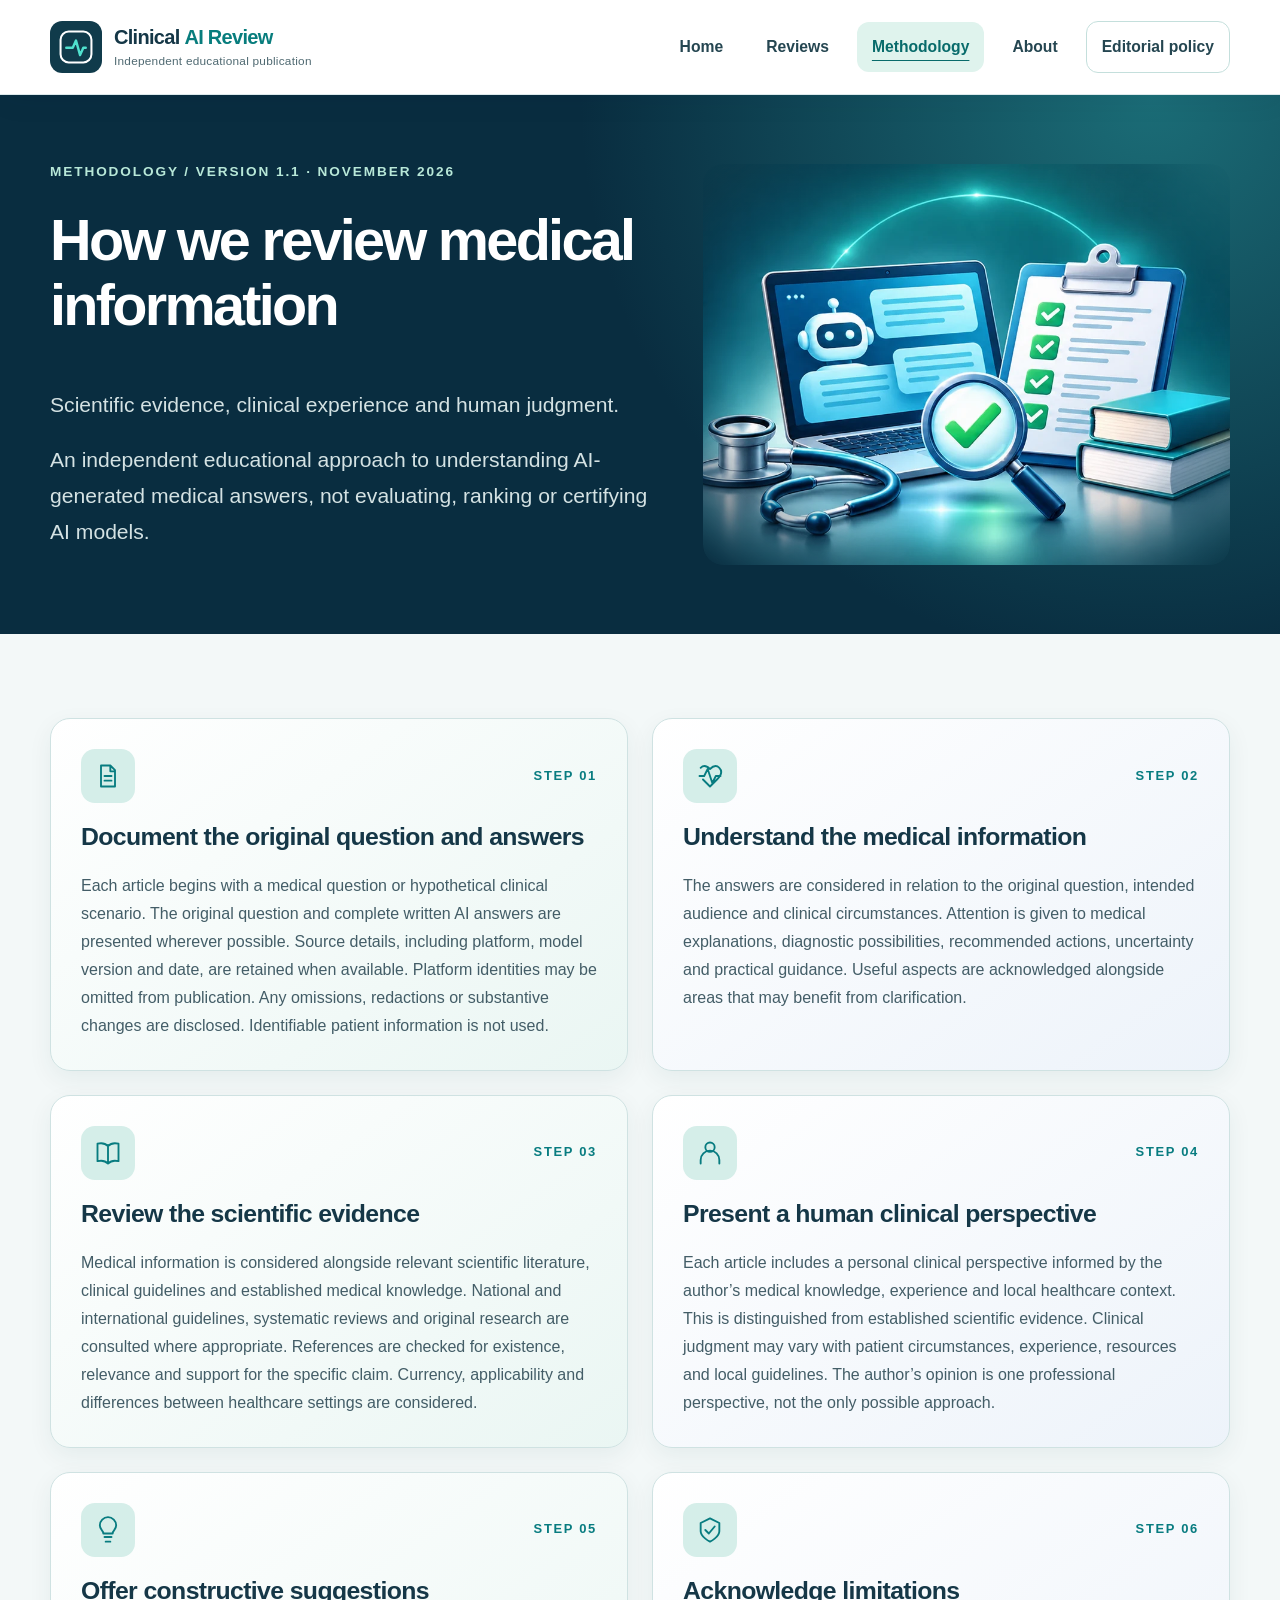
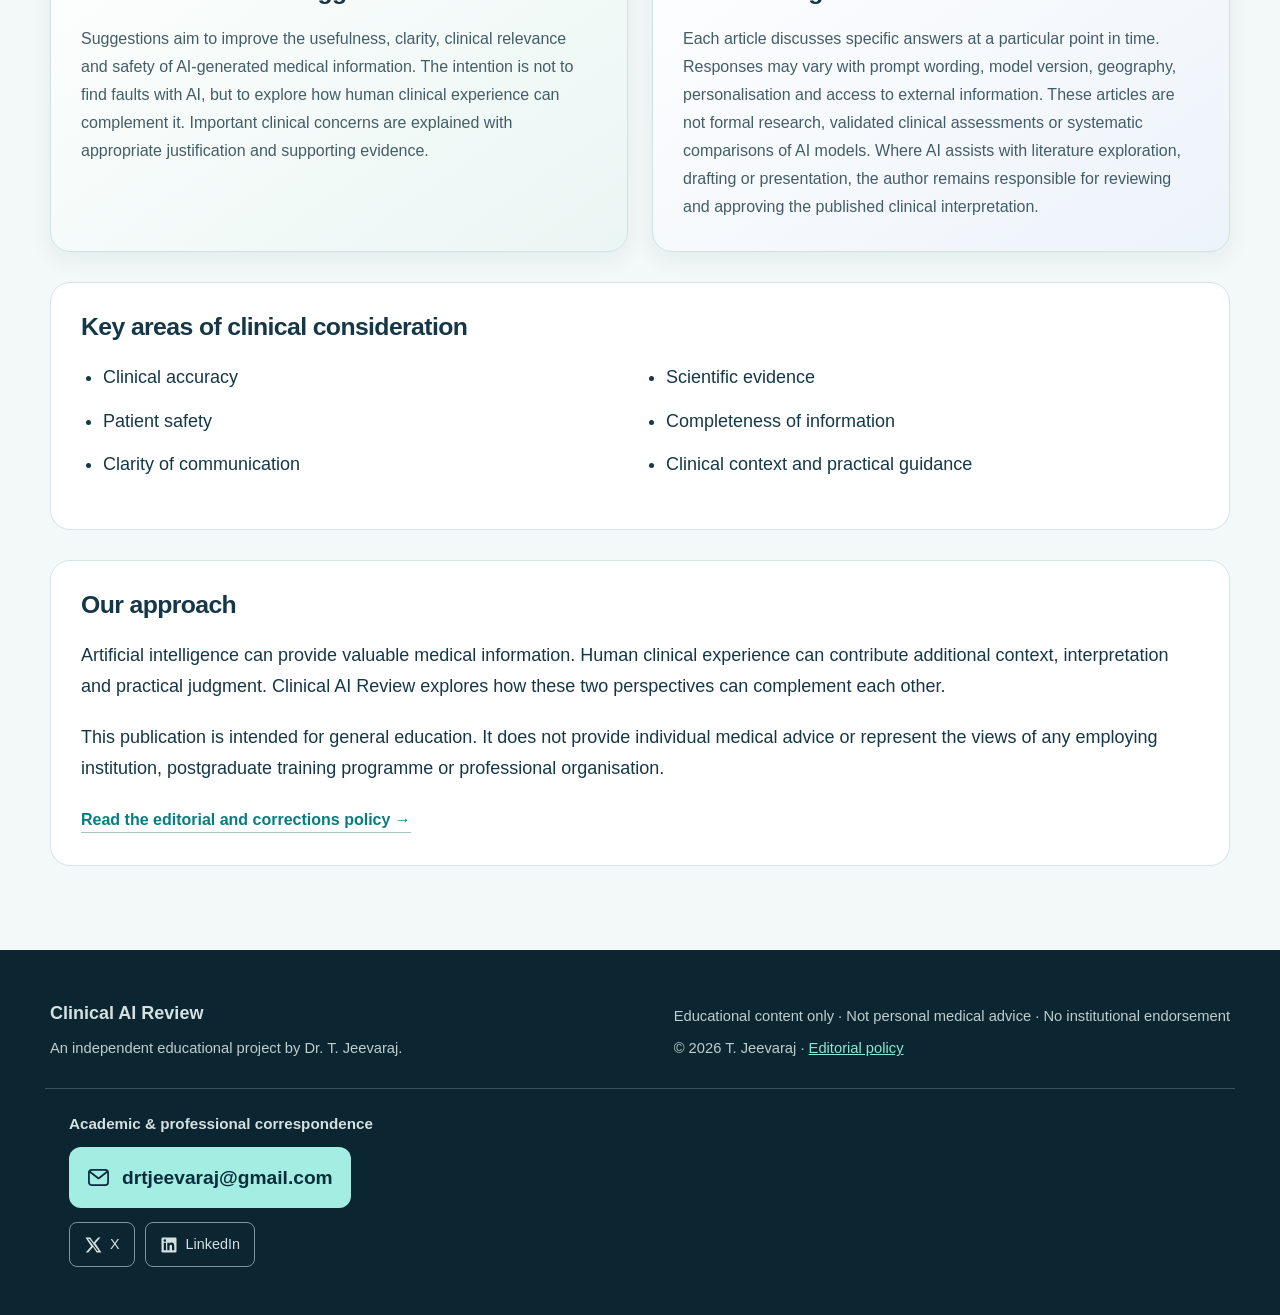
<file: methodology.html>
<!DOCTYPE html>

<html lang="en"><head>
<!-- GA4: public pages only; no advertising personalization -->
<meta charset="utf-8"/><meta content="width=device-width, initial-scale=1" name="viewport"/><meta content="#082b3b" name="theme-color"/><meta content="An educational approach to AI-generated medical information, scientific evidence and human clinical judgment." name="description"/><title>Methodology | Clinical AI Review</title><link href="https://drjeevaraj.com/methodology.html" rel="canonical"/><link href="assets/favicon.svg" rel="icon" type="image/svg+xml"/><meta content="website" property="og:type"/><meta content="Methodology" property="og:title"/><meta content="An educational approach to AI-generated medical information, scientific evidence and human clinical judgment." property="og:description"/><meta content="https://drjeevaraj.com/methodology.html" property="og:url"/><meta content="https://drjeevaraj.com/assets/brand-banner.png" property="og:image"/><meta content="summary_large_image" name="twitter:card"/><style>@import url('https://fonts.googleapis.com/css2?family=DM+Sans:wght@400;500;600;700&family=Source+Serif+4:ital,wght@0,400;0,500;0,600;1,400;1,500&display=swap');
:root{--navy:#102f3b;--navy2:#163f49;--teal:#176f69;--mint:#a8e4d4;--paper:#f7f9f7;--ink:#19333d;--muted:#53666d;--line:#dbe4e1;--white:#fff}*{box-sizing:border-box}html{scroll-behavior:smooth}body{margin:0;color:var(--ink);background:var(--white);font-family:'DM Sans',Arial,sans-serif;font-size:16px;line-height:1.7}a{color:inherit}a:focus-visible,button:focus-visible{outline:3px solid #ce8e30;outline-offset:4px}img{max-width:100%;height:auto}h1,h2,h3,p{margin-top:0}h1,h2{font-family:'Source Serif 4',Georgia,serif;font-weight:500;line-height:1.13;letter-spacing:-.035em}h1{font-size:clamp(3.2rem,5.4vw,5.9rem)}h2{font-size:clamp(2.15rem,3.5vw,3.45rem)}h3{font-size:1.15rem;line-height:1.3}p{margin-bottom:1.2rem}.wrap{max-width:1190px;margin:auto;padding:0 30px}.narrow{max-width:830px}.skip{position:absolute;top:-80px;left:15px;background:white;padding:10px;z-index:30}.skip:focus{top:12px}.header{background:white;border-bottom:1px solid var(--line);position:sticky;top:0;z-index:10}.head-inner{display:flex;align-items:center;justify-content:space-between;min-height:84px;gap:24px}.brand{display:flex;align-items:center;gap:12px;text-decoration:none;font-size:1rem;font-weight:500;line-height:1.15;white-space:nowrap}.brand b{font-weight:700}.brand small{display:block;color:var(--muted);font-size:.69rem;letter-spacing:.045em;margin-top:5px}.brand-symbol{width:42px;height:42px;border-radius:12px;background:var(--navy);color:white;display:grid;place-items:center;font-family:Georgia,serif;font-size:22px}.brand-symbol span{color:var(--mint)}.nav{display:flex;gap:23px;align-items:center}.nav a{text-decoration:none;font-size:.79rem;font-weight:600;color:#40545c;white-space:nowrap}.nav a:hover,.nav a[aria-current=page]{color:var(--teal)}.nav a[aria-current=page]{text-decoration:underline;text-underline-offset:8px}.menu-button{display:none}.hero{background:var(--navy);color:white;padding:100px 0 104px;overflow:hidden}.hero-grid{display:grid;grid-template-columns:1.12fr .88fr;gap:7%;align-items:center}.hero h1{max-width:760px;margin:0 0 27px}.hero h1 em,.dark h2 em{color:var(--mint);font-weight:400}.eyebrow{text-transform:uppercase;font-size:.69rem;font-weight:700;letter-spacing:.21em;color:var(--teal);margin-bottom:24px}.hero .eyebrow,.dark .eyebrow{color:var(--mint)}.lead{font-size:clamp(1.12rem,1.65vw,1.34rem);line-height:1.7;max-width:650px}.hero .lead{color:#d0dfe0}.actions{display:flex;gap:12px;flex-wrap:wrap;margin-top:32px}.button{display:inline-flex;align-items:center;justify-content:center;text-decoration:none;padding:14px 22px;border-radius:7px;font-size:.85rem;font-weight:700;transition:transform .2s,background .2s}.button:hover{transform:translateY(-2px)}.primary{background:var(--mint);color:#102f3b}.primary:hover{background:#c2f2e6}.secondary{border:1px solid #7e999d;color:white}.light{background:var(--mint);color:var(--navy)}.hero-caption{color:#b8c9c9;font-size:.79rem;margin-top:30px}.hero-panel{background:#f7fbfa;color:var(--ink);border-radius:16px;padding:32px;box-shadow:0 25px 75px #04192355;transform:rotate(1deg)}.panel-kicker{display:flex;justify-content:space-between;color:var(--teal);font-size:.69rem;font-weight:700;letter-spacing:.13em;border-bottom:1px solid var(--line);padding-bottom:20px;margin-bottom:28px}.process-node{display:flex;align-items:center;gap:16px}.process-node>span{border-radius:50%;background:#e1f3ee;color:var(--teal);height:44px;width:44px;display:grid;place-items:center;font-size:.8rem;font-weight:700}.process-node strong{display:block;font-size:1.05rem}.process-node small{display:block;color:var(--muted);font-size:.79rem}.process-line{height:31px;border-left:1px dashed #8bb6ab;margin-left:22px}.panel-bottom{border-top:1px solid var(--line);margin-top:28px;padding-top:20px;color:var(--muted);font-size:.78rem}.strip{background:#eaf4f0}.strip-items{display:flex;justify-content:space-between;gap:16px;flex-wrap:wrap;padding-top:18px;padding-bottom:18px;font-size:.8rem;font-weight:700;color:#24564e}.section{padding:92px 0}.section-head{max-width:780px;margin-bottom:44px}.section-head p:last-child{max-width:690px;color:var(--muted)}.three,.domain-grid{display:grid;grid-template-columns:repeat(3,1fr);gap:17px}.feature,.domain{border:1px solid var(--line);padding:29px;border-radius:12px;background:white}.feature p,.domain p{color:var(--muted);font-size:.9rem;margin:0}.number{display:block;color:var(--teal);font-size:.76rem;letter-spacing:.15em;font-weight:700;margin-bottom:25px}.tinted{background:var(--paper)}.split{display:grid;grid-template-columns:1fr 1fr;gap:9%;align-items:center}.body-lg{font-size:1.1rem;color:var(--muted)}.note-card,.status-card{border:1px solid var(--line);background:white;padding:35px;border-radius:13px}.note-card p,.status-card p{color:var(--muted)}.small-label{font-size:.71rem;font-weight:700;letter-spacing:.13em;color:var(--teal);text-transform:uppercase}.note-card a,.text-link{color:var(--teal);font-weight:700;text-decoration:none;border-bottom:1px solid #a3c7c0;padding-bottom:4px}.domain-grid{gap:15px}.domain{min-height:230px}.dark{background:var(--navy);color:white}.dark p{color:#c9d8da}.identity{background:#204652;padding:24px;border-radius:13px;display:flex;align-items:center;gap:25px}.identity img{width:125px;height:154px;object-fit:cover;object-position:top;border-radius:9px}.identity h3{margin:0 0 12px}.identity p{margin:0 0 6px;font-size:.88rem}.identity small{color:var(--mint)}.book-teaser{display:flex;gap:46px;align-items:center}.book-teaser img{width:185px;border-radius:4px;box-shadow:0 15px 35px #102f3b2a}.book-teaser>div{max-width:650px}.page-hero{background:var(--navy);color:white;padding:85px 0 82px}.page-hero .eyebrow{color:var(--mint)}.page-hero h1{font-size:clamp(2.8rem,5vw,5rem)}.page-hero .lead{color:#d4e2e3}.prose{max-width:780px}.prose h2{font-size:2rem;margin:34px 0 14px}.prose h3{margin:28px 0 10px}.prose p,.prose li{color:#435961}.prose blockquote{font-family:Georgia,serif;font-size:1.5rem;border-left:4px solid var(--teal);padding-left:22px;margin:35px 0}.prose .qual{color:var(--teal);font-weight:700}.content-list{padding-left:22px}.content-list li{margin:12px 0}.status-card{background:var(--paper)}.mt{margin-top:50px}.rubric{display:grid;grid-template-columns:1fr 1fr;gap:12px}.rubric>div{padding:20px;border:1px solid var(--line);border-radius:10px}.rubric p{font-size:.87rem;margin:8px 0 0}.muted{color:var(--muted);font-size:.86rem}.small{font-size:.78rem}.about-layout{display:grid;grid-template-columns:280px 1fr;gap:65px;align-items:start}.portrait{width:280px;aspect-ratio:3/4;object-fit:cover;object-position:top;border-radius:10px}.book-layout{display:grid;grid-template-columns:330px 1fr;gap:70px;align-items:start}.book-cover{width:100%;border-radius:5px;box-shadow:0 20px 40px #102f3b28}.full{display:flex;margin-top:20px;text-align:center}.footer{background:#0c2631;color:#d4e0e1;padding:48px 0}.foot-grid{display:flex;justify-content:space-between;gap:40px}.foot-grid p{font-size:.78rem;color:#bdced0;margin:6px 0}.foot-grid a{color:var(--mint)}@media(max-width:950px){.nav{gap:12px}.nav a{font-size:.73rem}.hero-grid{gap:30px}.hero-panel{padding:22px}.wrap{padding:0 22px}}@media(max-width:760px){.head-inner{min-height:72px}.menu-button{display:flex;flex-direction:column;gap:5px;padding:12px;border:1px solid var(--line);background:white;border-radius:6px}.menu-button span{width:22px;height:2px;background:var(--navy)}.nav{display:none;position:absolute;top:71px;left:0;right:0;background:white;border-bottom:1px solid var(--line);padding:20px 25px;flex-direction:column;align-items:stretch;gap:15px}.nav.open{display:flex}.hero{padding:67px 0}.hero-grid,.split,.about-layout,.book-layout{grid-template-columns:1fr;gap:35px}.hero-panel{transform:none}.three,.domain-grid{grid-template-columns:1fr 1fr}.section{padding:65px 0}.identity{max-width:490px}.book-teaser{gap:25px}.book-teaser img{width:125px}.foot-grid{flex-direction:column}.page-hero{padding:62px 0}}@media(max-width:490px){.brand{font-size:.89rem}.brand small{font-size:.6rem}.brand-symbol{height:36px;width:36px}.three,.domain-grid,.rubric{grid-template-columns:1fr}.book-teaser{align-items:flex-start}.book-teaser img{width:110px}.book-teaser h2{font-size:1.9rem}.hero h1{font-size:3.05rem}.section-head{margin-bottom:25px}.identity{align-items:flex-start}.identity img{width:90px;height:115px}.cover-col{max-width:310px}}@media(prefers-reduced-motion:reduce){html{scroll-behavior:auto}.button{transition:none}}
/* Visual upgrade v2: larger, legible type; elevated backgrounds; consistent vector icons */
:root{--paper:#f2f7f5;--muted:#40565d;--line:#d4e2df;--teal:#12645f}
body{font-size:18px;line-height:1.72}
.wrap{max-width:1250px}
h1{font-size:clamp(3.1rem,5.4vw,5.8rem)}
h2{font-size:clamp(2.35rem,3.6vw,3.65rem)}
h3{font-size:1.36rem}
.nav a{font-size:.96rem}
.brand{font-size:1.1rem}
.brand small{font-size:.77rem}
.eyebrow,.small-label,.panel-kicker{font-size:.81rem}
.hero{position:relative;background:radial-gradient(ellipse at 86% 14%,#24636a 0%,transparent 40%),linear-gradient(125deg,#102f3b 0%,#103d46 100%);padding:105px 0 110px}
.hero:before{content:"";position:absolute;inset:0;opacity:.13;pointer-events:none;background-image:radial-gradient(#b5e8dc 1px,transparent 1px);background-size:24px 24px;mask-image:linear-gradient(90deg,transparent 20%,black 100%)}
.hero-grid{position:relative;z-index:1}
.hero .lead{font-size:clamp(1.23rem,1.8vw,1.52rem)}
.hero-caption,.panel-bottom{font-size:.95rem}
.button{font-size:1rem;padding:16px 25px;border-radius:11px}
.hero-panel{transform:none;border:1px solid #d5e9e5;background:linear-gradient(155deg,#ffffff,#e9f7f2);box-shadow:0 30px 85px #061a2340;padding:35px}
.process-node{gap:18px}
.process-node .process-icon{width:56px;height:56px;border-radius:17px;background:#d6f0e8;color:#14645e;display:grid;place-items:center;flex:none}
.process-node .process-icon svg{width:29px;height:29px}
.process-node strong{font-size:1.14rem}
.process-node small{font-size:.94rem;line-height:1.45}
.process-line{margin-left:27px;height:35px;border-left:2px dashed #8dbbb0}
.section{padding:100px 0}
.section-head p:last-child,.body-lg{font-size:1.17rem}
.feature,.domain,.note-card,.status-card{position:relative;overflow:hidden;border:1px solid #d5e5e0;border-radius:20px;background:linear-gradient(150deg,#fff 0%,#f2faf7 100%);box-shadow:0 10px 28px #0d3b4210;transition:transform .2s ease,box-shadow .2s ease,border-color .2s ease}
.feature:hover,.domain:hover{transform:translateY(-5px);box-shadow:0 20px 45px #0d3b421a;border-color:#9bcac0}
.feature,.domain{padding:32px}
.feature:nth-child(2),.domain:nth-child(3n+2){background:linear-gradient(145deg,#fff,#eff6fb)}
.feature:nth-child(3),.domain:nth-child(3n){background:linear-gradient(145deg,#fff,#f3f4fb)}
.feature p,.domain p,.rubric p{font-size:1.04rem;line-height:1.67}
.feature-top{display:flex;align-items:flex-start;justify-content:space-between;gap:12px;margin-bottom:24px}
.feature-top .number{margin:10px 0 0}
.icon-tile{width:62px;height:62px;flex:none;border-radius:17px;display:grid;place-items:center;background:#d9f1ea;color:#13665f;border:1px solid #c5e5dc}
.domain:nth-child(3n+2) .icon-tile,.feature:nth-child(2) .icon-tile{background:#e1edf8;color:#22577b;border-color:#cfdfef}
.domain:nth-child(3n) .icon-tile,.feature:nth-child(3) .icon-tile{background:#eae9f8;color:#57548a;border-color:#dcdaf1}
.line-icon{height:31px;width:31px;display:block}
.tinted{background:linear-gradient(145deg,#eef6f2,#f7faf8)}
.note-card,.status-card{padding:39px}
.note-card p,.status-card p,.prose p,.prose li{font-size:1.07rem}
.domain{min-height:255px}
.strip{background:#e1f2ec}
.strip-items{font-size:.99rem}
.identity{background:linear-gradient(135deg,#244f59,#1b4651);border:1px solid #41737a;box-shadow:0 16px 35px #031e2833}
.identity p{font-size:1rem}
.identity img{width:140px;height:174px}
.book-teaser{background:linear-gradient(110deg,#f0f8f5,#fff);padding:35px;border:1px solid #dce9e4;border-radius:22px;box-shadow:0 14px 35px #103b4210}
.book-teaser img{width:195px}
.prose{max-width:880px}
.prose h2{font-size:2.35rem}
.rubric>div{background:linear-gradient(145deg,#fff,#f1f8f5);border-radius:15px;padding:26px;box-shadow:0 8px 20px #123c4210}
.page-hero{background:radial-gradient(circle at 90% 10%,#235a62,transparent 40%),var(--navy)}
.footer p,.foot-grid p{font-size:.92rem}
@media(max-width:950px){.nav a{font-size:.86rem}.hero-grid{grid-template-columns:1fr 1fr;gap:28px}}
@media(max-width:760px){body{font-size:17px}.hero-grid{grid-template-columns:1fr}.hero{padding:65px 0}.section{padding:68px 0}.hero-panel{max-width:600px}.three,.domain-grid{grid-template-columns:1fr 1fr}.book-teaser{padding:24px}.nav a{font-size:1.05rem}}
@media(max-width:540px){.three,.domain-grid,.rubric{grid-template-columns:1fr}.feature,.domain{padding:27px}.hero h1{font-size:clamp(2.65rem,11vw,3.35rem)}.hero .lead{font-size:1.16rem}.book-teaser{flex-direction:column}.book-teaser img{width:145px}.identity img{width:100px;height:130px}.identity{gap:15px}.identity p{font-size:.93rem}}
@media(prefers-reduced-motion:reduce){.feature,.domain{transition:none}.feature:hover,.domain:hover{transform:none}}

/* v3 — editorial visual system: compact icons, intentional spacing, elevated cards */
:root{--navy:#112f3b;--ink:#173640;--teal:#17645f;--muted:#465e65;--line:#d6e4e1;--paper:#f5f8f7;--mint:#b8e8d8}
body{font-size:18px;line-height:1.65}
.header{box-shadow:0 3px 22px rgba(10,45,51,.045)}
.nav a{font-size:.92rem}
.hero{background:radial-gradient(ellipse at 83% 15%,rgba(64,132,137,.34),transparent 43%),linear-gradient(130deg,#102c39 0%,#123d45 100%)}
.hero-panel{border:1px solid rgba(255,255,255,.7);border-radius:24px;background:linear-gradient(145deg,#fff,#edf7f4);box-shadow:0 22px 65px rgba(0,18,27,.24);padding:34px}
/* Explicitly constrain inline SVGs: fixes enormous icons in PDF rendering */
.line-icon,.feature .line-icon,.domain .line-icon,.process-node .line-icon{display:block!important;width:26px!important;height:26px!important;min-width:26px!important;min-height:26px!important;max-width:26px!important;max-height:26px!important;flex:0 0 26px!important;overflow:visible}
.feature-top{display:flex!important;align-items:center!important;justify-content:space-between!important;gap:14px!important;margin:0 0 18px!important;min-height:52px!important}
.feature-top .number{margin:0!important;font-size:.78rem}
.icon-tile,.feature .icon-tile,.domain .icon-tile{display:inline-flex!important;align-items:center!important;justify-content:center!important;flex:0 0 52px!important;width:52px!important;height:52px!important;min-width:52px!important;min-height:52px!important;max-width:52px!important;max-height:52px!important;border-radius:14px!important;padding:0!important;overflow:hidden!important;background:#e2f2ec;border:1px solid #cde5dc;color:#17645f}
.process-node .process-icon{display:inline-flex!important;align-items:center!important;justify-content:center!important;flex:0 0 50px!important;width:50px!important;height:50px!important;min-width:50px!important;min-height:50px!important;max-width:50px!important;max-height:50px!important;border-radius:15px!important;background:#e0f1eb!important;padding:0!important}
.process-node .process-icon .line-icon{width:25px!important;height:25px!important;min-width:25px!important;min-height:25px!important;max-width:25px!important;max-height:25px!important}
.process-node{display:flex!important;align-items:center!important;gap:16px!important;min-height:60px!important}
.process-line{height:24px!important;margin-left:24px!important;border-left:2px dashed #9dc9bb!important}
.process-node strong{font-size:1.07rem!important;line-height:1.35}.process-node small{font-size:.86rem!important;line-height:1.45}
.panel-kicker{font-size:.75rem!important;letter-spacing:.12em}.panel-bottom{font-size:.85rem!important}
/* Modern scientific cards with restrained colour rather than large decoration */
.feature,.domain{display:flex;flex-direction:column;justify-content:flex-start;min-height:0!important;padding:28px!important;border:1px solid #d9e6e3!important;border-radius:18px!important;background:#fff!important;box-shadow:0 8px 22px rgba(18,57,66,.055)!important;transition:box-shadow .18s ease,transform .18s ease,border-color .18s ease!important}
.feature:before,.domain:before{content:'';position:absolute;top:0;left:0;right:0;height:4px;background:#77bfb0}
.feature:nth-child(3n+2):before,.domain:nth-child(3n+2):before{background:#82a9c9}
.feature:nth-child(3n):before,.domain:nth-child(3n):before{background:#a7a0d1}
.feature:nth-child(3n+2) .icon-tile,.domain:nth-child(3n+2) .icon-tile{background:#eaf1f9!important;color:#37658c!important;border-color:#dbe6f2!important}
.feature:nth-child(3n) .icon-tile,.domain:nth-child(3n) .icon-tile{background:#f0edf9!important;color:#67618e!important;border-color:#e5e0f3!important}
.feature:hover,.domain:hover{transform:translateY(-3px)!important;box-shadow:0 16px 35px rgba(18,57,66,.11)!important;border-color:#9ac7be!important}
.feature h3,.domain h3{font-size:1.24rem!important;margin-bottom:11px!important}
.feature p,.domain p{font-size:1rem!important;line-height:1.58!important}
.three,.domain-grid{gap:20px!important;align-items:stretch}
.section{padding:84px 0!important}
.tinted{background:linear-gradient(135deg,#eef5f3,#f8faf9)!important}
.note-card,.status-card{background:white!important;border:1px solid #d9e7e3!important;border-radius:18px!important;box-shadow:0 12px 30px rgba(18,57,66,.07)!important}
/* Stronger, consistent buttons */
.button{position:relative;display:inline-flex;align-items:center;justify-content:center;gap:12px;min-height:52px;padding:15px 24px!important;border-radius:12px!important;font-size:.99rem!important;font-weight:700!important;line-height:1.25;letter-spacing:.005em;border:1px solid transparent;text-decoration:none!important;box-shadow:0 7px 17px rgba(5,36,42,.12);transition:transform .17s ease,box-shadow .17s ease,background-color .17s ease!important}
.button.primary{background:#b9e9da!important;color:#123b42!important;border-color:#b9e9da!important}
.button.primary:hover{background:#d1f4e7!important;box-shadow:0 11px 24px rgba(5,36,42,.2);transform:translateY(-2px)}
.button.secondary{background:rgba(255,255,255,.075)!important;color:#fff!important;border-color:rgba(255,255,255,.58)!important;box-shadow:none}
.button.secondary:hover{background:rgba(255,255,255,.18)!important;transform:translateY(-2px)}
.page-hero .button.secondary{color:white!important}
.text-link,.note-card a:not(.button),.arrow-link{font-size:1rem;text-underline-offset:5px;text-decoration-thickness:1px}
.contact-panel{background:#f2f8f5}.contact-card{background:white;border:1px solid #d8e8e1;border-radius:20px;padding:35px;box-shadow:0 12px 35px rgba(18,57,66,.08)}.contact-card h2{font-size:2rem}.contact-card .button.primary{background:#14655f!important;color:white!important;border-color:#14655f!important}.contact-card .button.primary:hover{background:#0d4d49!important}.contact-note{margin-top:20px}
.contact-mini{display:flex;gap:10px;align-items:center;justify-content:center;flex-wrap:wrap;padding:22px 16px 6px;font-size:.94rem;color:#cbdcde}.contact-mini a{color:#b9e9da;text-decoration:underline;text-underline-offset:4px}
@media(max-width:950px){.nav a{font-size:.84rem}.hero-grid{grid-template-columns:1fr 1fr;gap:25px}}
@media(max-width:760px){.hero-grid{grid-template-columns:1fr}.hero-panel{max-width:650px}.section{padding:64px 0!important}.three,.domain-grid{grid-template-columns:repeat(2,minmax(0,1fr))}.nav a{font-size:1.05rem}.button{min-height:52px}}
@media(max-width:540px){.three,.domain-grid{grid-template-columns:1fr}.feature,.domain{padding:25px!important}.hero-panel{padding:24px}.actions{gap:12px}.actions .button{width:100%}.contact-card{padding:25px}.hero h1{font-size:clamp(2.65rem,11vw,3.4rem)}}
@media(prefers-reduced-motion:reduce){.feature,.domain,.button{transition:none!important}.feature:hover,.domain:hover,.button:hover{transform:none!important}}

/* 2026 editorial redesign — readable type, expressive headings and accessible navigation */
:root{--navy:#092d40;--deep:#062434;--teal:#087c80;--paper:#f3f8f8;--muted:#435d67}
html{scroll-behavior:smooth}
body{font-family:Inter,"Segoe UI",Arial,sans-serif;font-size:18px;line-height:1.75;color:#153747;background:#fff}
.wrap{max-width:1240px}
.header{position:sticky;top:0;z-index:60;background:rgba(255,255,255,.97);backdrop-filter:blur(16px);box-shadow:0 5px 30px #102f3b0d;border-bottom:1px solid #dce9eb}
.head-inner{min-height:94px;gap:24px}
.brand{display:flex;align-items:center;gap:12px;font-size:1.25rem;font-weight:760;letter-spacing:-.035em;line-height:1.12}
.brand b{color:#087d7d}
.brand small{font-size:.74rem;letter-spacing:.02em;font-weight:500;color:#506a72;margin-top:6px}
.brand-symbol{background:#0a3547;border-radius:15px;width:52px;height:52px;display:grid;place-items:center;color:white;flex:none;box-shadow:0 6px 15px #123b4b22}
.nav{display:flex;align-items:center;gap:5px}
.nav a{font-size:.94rem;font-weight:700;padding:11px 15px;border-radius:12px;color:#254651;transition:background .2s,color .2s,transform .2s}
.nav a:hover{background:#e5f4f1;color:#075f63;transform:translateY(-1px)}
.nav a[aria-current="page"]{background:#dff3ed;color:#086b6b}
.nav a:last-child{border:1px solid #c4dfdc}
.menu-button{border:1px solid #c9e2e1;border-radius:12px;background:#edf7f5;width:49px;height:46px}
h1,h2,h3{font-family:Inter,"Segoe UI",Arial,sans-serif;letter-spacing:-.047em;line-height:1.14}
h1{font-size:clamp(3.2rem,6vw,6.1rem);font-weight:820}
h2{font-size:clamp(2.45rem,4.1vw,4rem);font-weight:800}
h3{font-size:1.38rem;font-weight:760}
.section{padding:100px 0}
.section-head p:last-child,.body-lg{font-size:1.2rem;line-height:1.7}
.eyebrow{font-size:.85rem;font-weight:800;letter-spacing:.14em}
.visual-hero{background:radial-gradient(ellipse at 85% 4%,#1a6672 0%,transparent 46%),linear-gradient(125deg,#082d40,#104854);color:white;padding:80px 0 75px}
.visual-hero-inner{display:grid;grid-template-columns:1fr;gap:42px}
.hero-intro{text-align:center;max-width:1050px;margin:0 auto}
.hero-intro h1{margin:15px auto 25px;max-width:1050px}
.hero-intro h1 em{font-style:normal;color:#6ee6d6}
.hero-intro p:not(.eyebrow){font-size:clamp(1.18rem,2vw,1.5rem);color:#d5ebeb;max-width:800px;margin:0 auto 28px}
.hero-intro .actions{justify-content:center;display:flex;gap:15px;flex-wrap:wrap}
.button{display:inline-flex;align-items:center;justify-content:center;gap:13px;min-height:54px;padding:15px 25px;border-radius:14px;font-size:1rem;font-weight:750;text-decoration:none;box-shadow:0 9px 20px #062a3820;transition:transform .18s,box-shadow .18s,background .18s}
.button:hover{transform:translateY(-3px);box-shadow:0 14px 25px #062a3833}
.button.primary{background:linear-gradient(120deg,#1bd4c2,#62ead6);color:#06333c;border:1px solid #6ce7d9}
.button.secondary{background:transparent;color:#fff;border:1.5px solid #b7d8dd}
.button.secondary:hover{background:#ffffff18}
.button.outline{color:#075b66;background:#effaf7;border:1px solid #b3d9d6}
.button.small{min-height:44px;padding:11px 18px;font-size:.94rem}
.hero-slider{max-width:1180px;width:100%;margin:0 auto;background:#ffffff;border:1px solid #b4d9dd;border-radius:24px;box-shadow:0 24px 65px #001d2c60;overflow:hidden}
.slides{position:relative;aspect-ratio:16/9;background:#e7f5f6}
.hero-slide{position:absolute;inset:0;margin:0;opacity:0;visibility:hidden;transition:opacity .5s ease,visibility .5s ease}
.hero-slide.active{opacity:1;visibility:visible}
.hero-slide img{display:block;width:100%;height:100%;object-fit:contain}
.slider-controls{display:flex;align-items:center;justify-content:center;gap:16px;padding:13px 18px;background:#f4faf9}
.slide-arrow,.slide-pause{border:1px solid #c9e3df;border-radius:11px;background:white;color:#0c4a57;font-weight:750;min-width:45px;height:43px;cursor:pointer}
.slide-arrow{font-size:1.7rem;line-height:1}
.slide-pause{padding:0 14px;font-size:.87rem}
.slide-arrow:hover,.slide-pause:hover{background:#e3f3f0}
.slide-dots{display:flex;gap:9px;align-items:center}
.slide-dot{width:11px;height:11px;border-radius:100px;background:#a9c8c8;border:0;cursor:pointer;padding:0;transition:width .2s,background .2s}
.slide-dot.active{width:31px;background:#087e7e}
.feature,.domain,.note-card,.status-card,.publication{background:#fff;border:1px solid #d9e7e8;border-radius:22px;box-shadow:0 12px 30px #0b39430f;transition:transform .2s,box-shadow .2s}
.feature:hover,.domain:hover,.publication:hover{transform:translateY(-4px);box-shadow:0 22px 45px #0b39431c}
.feature,.domain{padding:32px}
.feature:nth-child(3n+1),.domain:nth-child(3n+1){background:linear-gradient(155deg,#fff,#eaf8f5)}
.feature:nth-child(3n+2),.domain:nth-child(3n+2){background:linear-gradient(155deg,#fff,#edf4fc)}
.feature:nth-child(3n),.domain:nth-child(3n){background:linear-gradient(155deg,#fff,#f1f0fc)}
.feature p,.domain p,.prose p,.prose li{font-size:1.08rem;line-height:1.72}
.icon-tile{display:grid;place-items:center;width:54px;height:54px;border-radius:15px;background:#dbf3ec;color:#075f67}
.line-icon{width:27px;height:27px}
.tinted{background:linear-gradient(135deg,#eef8f6,#f7fafc)}
.note-card,.status-card{padding:38px}
.page-hero{background:radial-gradient(circle at 90% 0%,#1b6d77,transparent 45%),#092d40}
.publication-grid{display:grid;grid-template-columns:repeat(2,minmax(0,1fr));gap:24px;margin:30px 0 65px}
.publication{padding:34px;display:flex;flex-direction:column;align-items:flex-start;gap:14px}
.publication h3{font-size:1.35rem;line-height:1.4}
.publication .button{margin-top:auto}
.pub-meta{color:#0b7779;font-size:.9rem;font-weight:800;letter-spacing:.06em}
.training{background:#eef8f6;padding:38px;border-radius:22px;border:1px solid #d3e8e5}
.training h2{font-size:2.2rem}
.training li{font-size:1.07rem;margin:10px 0}
:focus-visible{outline:3px solid #16b6a8;outline-offset:4px}
@media(max-width:1050px){.nav a{font-size:.86rem;padding:10px 9px}.brand{font-size:1.08rem}}
@media(max-width:760px){body{font-size:17px}.visual-hero{padding:55px 0}.section{padding:65px 0}.publication-grid{grid-template-columns:1fr}.hero-intro h1{font-size:clamp(2.5rem,9vw,4rem)}.nav a{font-size:1.1rem;padding:15px}.hero-slider{border-radius:15px}.slider-controls{padding:10px}.training{padding:24px}}
@media(max-width:540px){.hero-intro .actions{flex-direction:column}.hero-intro .actions .button{width:100%}.visual-hero-inner{gap:28px}.slider-controls{gap:9px}.slide-pause{padding:0 9px}.hero-slide img{object-fit:contain}.feature,.domain{padding:25px}}
@media(prefers-reduced-motion:reduce){html{scroll-behavior:auto}*,*:before,*:after{transition:none!important;animation:none!important}}

/* v4 deployment-safe polish */
.visual-hero{background:linear-gradient(120deg,#071f33 0%,#0d4c58 100%)!important;color:#fff!important}.visual-hero .eyebrow{color:#7fe8d6!important}.visual-hero h1{color:#fff!important;font-size:clamp(2.9rem,5.8vw,5.9rem)!important;line-height:1.09!important;font-weight:850!important}.visual-hero h1 em{color:#77eed9!important}.visual-hero .button.secondary{border:1px solid #c0e6e4!important;color:#fff!important;background:#ffffff12!important}.visual-hero .button.primary{color:#063a43!important;background:#7debd7!important}.hero-slider{box-shadow:0 28px 72px #00172288!important}.slides{aspect-ratio:16/9}.hero-slide{display:block}.hero-slide img{width:100%;height:100%;object-fit:cover}.nav a{font-size:.98rem!important}.section-head h2{font-size:clamp(2.55rem,4.5vw,4.25rem)!important}.feature,.domain,.publication{border-top:3px solid #31a99f!important}.feature h3,.domain h3{font-size:1.5rem!important}.feature p,.domain p{font-size:1.08rem!important}.hero-slider .slider-controls{border-top:1px solid #d5e8e7}.footer a{color:#8be8d5}
@media(max-width:760px){.nav{gap:8px}.nav.open{box-shadow:0 22px 30px #123b4b25}.nav a{font-size:1.08rem!important}.visual-hero h1{font-size:clamp(2.55rem,8.5vw,4rem)!important}}
</style><script type="application/ld+json">{"@context": "https://schema.org", "@type": "WebPage", "name": "Methodology", "url": "https://drjeevaraj.com/methodology.html", "description": "Independent educational discussion of AI-generated medical information.", "inLanguage": "en", "isAccessibleForFree": true}</script><style>.nav .submit-nav{color:#fff;background:#176f69;padding:8px 12px;border-radius:7px}.nav .submit-nav:hover{color:#fff;background:#102f3b}@media(min-width:901px){.nav{gap:13px}.nav a{font-size:.76rem}}@media(max-width:1100px) and (min-width:901px){.head-inner{gap:10px}.nav{gap:8px}.brand small{display:none}}</style><style>.page-hero{padding:65px 0!important}.page-hero h1{font-size:clamp(2.3rem,4.5vw,3.8rem);max-width:900px}.page-hero .lead{max-width:850px}.method-body{background:#f3f8f8}.method-grid{display:grid;grid-template-columns:repeat(2,minmax(0,1fr));gap:24px}.method-card{padding:30px;border:1px solid #cfe2e2;border-radius:20px;background:linear-gradient(145deg,#fff,#eaf6f3);box-shadow:0 8px 24px #123b4210}.method-card:nth-child(even){background:linear-gradient(145deg,#fff,#edf3fa)}.method-top{display:flex;align-items:center;justify-content:space-between;margin-bottom:20px}.method-icon{display:grid;place-items:center;width:54px;height:54px;background:#d5eee9;color:#087c80;border-radius:14px}.method-card h2,.method-extra h2{font-size:1.55rem;letter-spacing:-.025em}.method-card p{margin:0;color:#435d67;font-size:1rem}.method-extra{margin-top:30px;background:white;padding:30px;border:1px solid #d4e5e5;border-radius:20px}.method-domains{display:grid;grid-template-columns:repeat(2,minmax(0,1fr));gap:12px 30px;padding-left:22px}.brand-symbol{background:white;box-shadow:none}.brand-symbol img{width:100%;height:100%;object-fit:contain}@media(max-width:760px){.method-grid,.method-domains{grid-template-columns:1fr}.method-card,.method-extra{padding:23px}.nav{display:none;top:100%}.nav.open{display:flex}.head-inner{min-height:72px}.menu-button{display:flex}}@media print{.header,.footer{position:static}.nav,.menu-button{display:none!important}.method-card{break-inside:avoid}.method-body{padding:20px 0!important}}</style><style>.page-hero > .wrap{display:grid;grid-template-columns:minmax(0,1.18fr) minmax(0,1fr);align-items:center;gap:32px}.method-hero-art{display:block;width:100%;height:auto;min-width:0; border-radius:20px;mask-image:radial-gradient(ellipse at center,#000 62%,transparent 100%)}.method-hero-copy{min-width:0}@media(max-width:800px){.page-hero > .wrap{grid-template-columns:1fr;gap:18px}.method-hero-art{max-width:560px;margin:auto}}</style><style>/* Shared professional contact */ .footer .contact-prominent{max-width:1190px;margin:20px auto 0;padding:22px 24px 0;border-top:1px solid #ffffff30;box-sizing:border-box}.footer .email-label{display:block;color:#d4e0e1;font-size:.95rem;font-weight:700;margin-bottom:9px}.footer .email-primary{display:inline-flex;align-items:center;gap:12px;max-width:100%;padding:14px 18px;border-radius:12px;background:#a3ede2;color:#082c3c;font-size:clamp(1rem,2.5vw,1.2rem);font-weight:800;text-decoration:none;box-sizing:border-box}.footer .email-primary svg{flex:none}.footer .email-primary span{overflow-wrap:anywhere;min-width:0}.footer .email-primary:hover{background:#d0fff4;color:#082c3c;text-decoration:underline}.footer .social-links{display:flex;flex-wrap:wrap;gap:10px;margin-top:14px}.footer .social-links a{display:inline-flex;align-items:center;gap:8px;padding:9px 14px;border:1px solid #78969e;border-radius:8px;color:#d4e0e1;font-size:.9rem;text-decoration:none}.footer .social-links a:hover{background:#ffffff18}.footer .social-links svg{flex:none}@media(max-width:480px){.footer .contact-prominent{padding:18px 20px 0}.footer .email-primary{padding:12px;gap:8px}}</style><style id="consistent-brand-logo">.brand .brand-symbol,.brand .brand-mark{display:inline-flex!important;align-items:center!important;justify-content:center!important;width:52px!important;height:52px!important;min-width:52px!important;flex:0 0 52px!important;padding:0!important;background:transparent!important;border:0!important;border-radius:15px!important;box-shadow:none!important}.brand .brand-symbol svg,.brand .brand-mark svg{display:block!important;width:100%!important;height:100%!important;max-width:none!important}@media(max-width:540px){.brand .brand-symbol,.brand .brand-mark{width:42px!important;height:42px!important;min-width:42px!important;flex-basis:42px!important}}</style></head><body><a class="skip" href="#main">Skip to content</a><header class="header"><div class="wrap head-inner"><a class="brand" href="index.html"><span aria-hidden="true" class="brand-symbol"><svg xmlns="http://www.w3.org/2000/svg" width="52" height="52" viewBox="0 0 64 64" aria-hidden="true" focusable="false"><rect width="64" height="64" rx="15" fill="#103b4b"/><rect x="13" y="13" width="38" height="38" rx="10" fill="none" stroke="#fff" stroke-width="2.5"/><path d="M20 33h8l4-9 5 18 4-9h3" fill="none" stroke="#50e1ce" stroke-width="3" stroke-linecap="round" stroke-linejoin="round"/></svg></span><span>Clinical <b>AI Review</b><small>Independent educational publication</small></span></a><button aria-controls="nav" aria-expanded="false" aria-label="Toggle menu" class="menu-button"><span></span><span></span><span></span></button><nav aria-label="Main navigation" class="nav" id="nav"><a href="index.html">Home</a><a href="reviews.html">Reviews</a><a aria-current="page" href="methodology.html">Methodology</a><a href="about.html">About</a><a href="editorial-policy.html">Editorial policy</a></nav></div></header><main id="main"><section class="page-hero"><div class="wrap"><div class="method-hero-copy"><p class="eyebrow">Methodology / Version 1.1 · November 2026</p><h1>How we review medical information</h1><p class="lead">Scientific evidence, clinical experience and human judgment.</p><p class="lead">An independent educational approach to understanding AI-generated medical answers, not evaluating, ranking or certifying AI models.</p></div><img class="method-hero-art" alt="Illustration of medical information, scientific literature and clinical review" src="[data-uri]"></div></section><section class="section method-body"><div class="wrap"><div class="method-grid"><article class="method-card"><div class="method-top"><span class="method-icon"><svg aria-hidden="true" fill="none" height="28" stroke="currentColor" stroke-linecap="round" stroke-linejoin="round" stroke-width="1.6" viewbox="0 0 24 24" width="28"><path d="M6 3h8l4 4v14H6zM14 3v5h4M9 12h6M9 16h6"></path></svg></span><span class="small-label">STEP 01</span></div><h2>Document the original question and answers</h2><p>Each article begins with a medical question or hypothetical clinical scenario. The original question and complete written AI answers are presented wherever possible. Source details, including platform, model version and date, are retained when available. Platform identities may be omitted from publication. Any omissions, redactions or substantive changes are disclosed. Identifiable patient information is not used.</p></article><article class="method-card"><div class="method-top"><span class="method-icon"><svg aria-hidden="true" fill="none" height="28" stroke="currentColor" stroke-linecap="round" stroke-linejoin="round" stroke-width="1.6" viewbox="0 0 24 24" width="28"><path d="M3 12h4l3-6 4 12 3-6h4M4 5c3-3 6-1 8 1 2-2 5-4 8-1 3 3 1 7-2 10l-6 6-6-6"></path></svg></span><span class="small-label">STEP 02</span></div><h2>Understand the medical information</h2><p>The answers are considered in relation to the original question, intended audience and clinical circumstances. Attention is given to medical explanations, diagnostic possibilities, recommended actions, uncertainty and practical guidance. Useful aspects are acknowledged alongside areas that may benefit from clarification.</p></article><article class="method-card"><div class="method-top"><span class="method-icon"><svg aria-hidden="true" fill="none" height="28" stroke="currentColor" stroke-linecap="round" stroke-linejoin="round" stroke-width="1.6" viewbox="0 0 24 24" width="28"><path d="M12 5v15M3 4c4-1 7 0 9 2 2-2 5-3 9-2v15c-4-1-7 0-9 2-2-2-5-3-9-2z"></path></svg></span><span class="small-label">STEP 03</span></div><h2>Review the scientific evidence</h2><p>Medical information is considered alongside relevant scientific literature, clinical guidelines and established medical knowledge. National and international guidelines, systematic reviews and original research are consulted where appropriate. References are checked for existence, relevance and support for the specific claim. Currency, applicability and differences between healthcare settings are considered.</p></article><article class="method-card"><div class="method-top"><span class="method-icon"><svg aria-hidden="true" fill="none" height="28" stroke="currentColor" stroke-linecap="round" stroke-linejoin="round" stroke-width="1.6" viewbox="0 0 24 24" width="28"><circle cx="12" cy="7" r="4"></circle><path d="M4 21v-3a8 8 0 0 1 16 0v3"></path></svg></span><span class="small-label">STEP 04</span></div><h2>Present a human clinical perspective</h2><p>Each article includes a personal clinical perspective informed by the author’s medical knowledge, experience and local healthcare context. This is distinguished from established scientific evidence. Clinical judgment may vary with patient circumstances, experience, resources and local guidelines. The author’s opinion is one professional perspective, not the only possible approach.</p></article><article class="method-card"><div class="method-top"><span class="method-icon"><svg aria-hidden="true" fill="none" height="28" stroke="currentColor" stroke-linecap="round" stroke-linejoin="round" stroke-width="1.6" viewbox="0 0 24 24" width="28"><path d="M9 18h6M10 22h4M8 15c0-3-3-3-3-7a7 7 0 0 1 14 0c0 4-3 4-3 7z"></path></svg></span><span class="small-label">STEP 05</span></div><h2>Offer constructive suggestions</h2><p>Suggestions aim to improve the usefulness, clarity, clinical relevance and safety of AI-generated medical information. The intention is not to find faults with AI, but to explore how human clinical experience can complement it. Important clinical concerns are explained with appropriate justification and supporting evidence.</p></article><article class="method-card"><div class="method-top"><span class="method-icon"><svg aria-hidden="true" fill="none" height="28" stroke="currentColor" stroke-linecap="round" stroke-linejoin="round" stroke-width="1.6" viewbox="0 0 24 24" width="28"><path d="M12 2l8 4v7c0 5-8 9-8 9s-8-4-8-9V6zM8 12l3 3 5-6"></path></svg></span><span class="small-label">STEP 06</span></div><h2>Acknowledge limitations</h2><p>Each article discusses specific answers at a particular point in time. Responses may vary with prompt wording, model version, geography, personalisation and access to external information. These articles are not formal research, validated clinical assessments or systematic comparisons of AI models. Where AI assists with literature exploration, drafting or presentation, the author remains responsible for reviewing and approving the published clinical interpretation.</p></article></div><section class="method-extra"><h2>Key areas of clinical consideration</h2><ul class="method-domains"><li>Clinical accuracy</li><li>Scientific evidence</li><li>Patient safety</li><li>Completeness of information</li><li>Clarity of communication</li><li>Clinical context and practical guidance</li></ul></section><section class="method-extra"><h2>Our approach</h2><p>Artificial intelligence can provide valuable medical information. Human clinical experience can contribute additional context, interpretation and practical judgment. Clinical AI Review explores how these two perspectives can complement each other.</p><p>This publication is intended for general education. It does not provide individual medical advice or represent the views of any employing institution, postgraduate training programme or professional organisation.</p><a class="text-link" href="editorial-policy.html">Read the editorial and corrections policy →</a></section></div></section></main><footer class="footer"><div class="wrap foot-grid"><div><strong>Clinical AI Review</strong><p>An independent educational project by Dr. T. Jeevaraj.</p></div><div><p>Educational content only · Not personal medical advice · No institutional endorsement</p><p>© 2026 T. Jeevaraj · <a href="editorial-policy.html">Editorial policy</a></p></div></div><div class="contact-prominent"><div class="email-contact"><span class="email-label">Academic &amp; professional correspondence</span><a class="email-primary" href="mailto:drtjeevaraj@gmail.com"><svg aria-hidden="true" fill="none" height="23" stroke="currentColor" stroke-linecap="round" stroke-linejoin="round" stroke-width="1.8" viewbox="0 0 24 24" width="23"><rect height="16" rx="3" width="20" x="2" y="4"></rect><path d="m3 6 9 7 9-7"></path></svg><span>drtjeevaraj@gmail.com</span></a></div><div aria-label="Professional social profiles" class="social-links"><a aria-label="X profile (opens in a new tab)" href="https://x.com/drjeevaraj" rel="noopener noreferrer" target="_blank"><svg aria-hidden="true" fill="currentColor" height="18" viewbox="0 0 24 24" width="18"><path d="M18.9 2H22l-6.8 7.8L23.2 22h-6.3l-4.9-7.4L5.5 22H2.3l7.3-8.4L1.9 2h6.5l4.5 6.8L18.9 2zm-1.1 18h1.7L7.4 3.9H5.6L17.8 20z"></path></svg> X</a><a aria-label="LinkedIn profile (opens in a new tab)" href="https://www.linkedin.com/in/drjeevaraj/" rel="noopener noreferrer" target="_blank"><svg aria-hidden="true" fill="currentColor" height="18" viewbox="0 0 24 24" width="18"><path d="M20.5 2h-17A1.5 1.5 0 0 0 2 3.5v17A1.5 1.5 0 0 0 3.5 22h17a1.5 1.5 0 0 0 1.5-1.5v-17A1.5 1.5 0 0 0 20.5 2zM8 19H5V9h3v10zM6.5 7.7a1.7 1.7 0 1 1 0-3.4 1.7 1.7 0 0 1 0 3.4zM19 19h-3v-5.5c0-1.4-.5-2-1.5-2-1.2 0-1.8.8-1.8 2V19h-3V9h2.9v1.3c.6-1 1.6-1.6 2.9-1.6 2.3 0 3.5 1.4 3.5 4.2V19z"></path></svg> LinkedIn</a></div></div></footer><script>const b=document.querySelector('.menu-button'),n=document.querySelector('#nav');if(b&&n){function closeMenu(){n.classList.remove('open');b.setAttribute('aria-expanded','false')}b.addEventListener('click',()=>{const open=n.classList.toggle('open');b.setAttribute('aria-expanded',String(open))});n.querySelectorAll('a').forEach(a=>a.addEventListener('click',closeMenu));document.addEventListener('keydown',e=>{if(e.key==='Escape')closeMenu()});}</script></body></html>
</file>
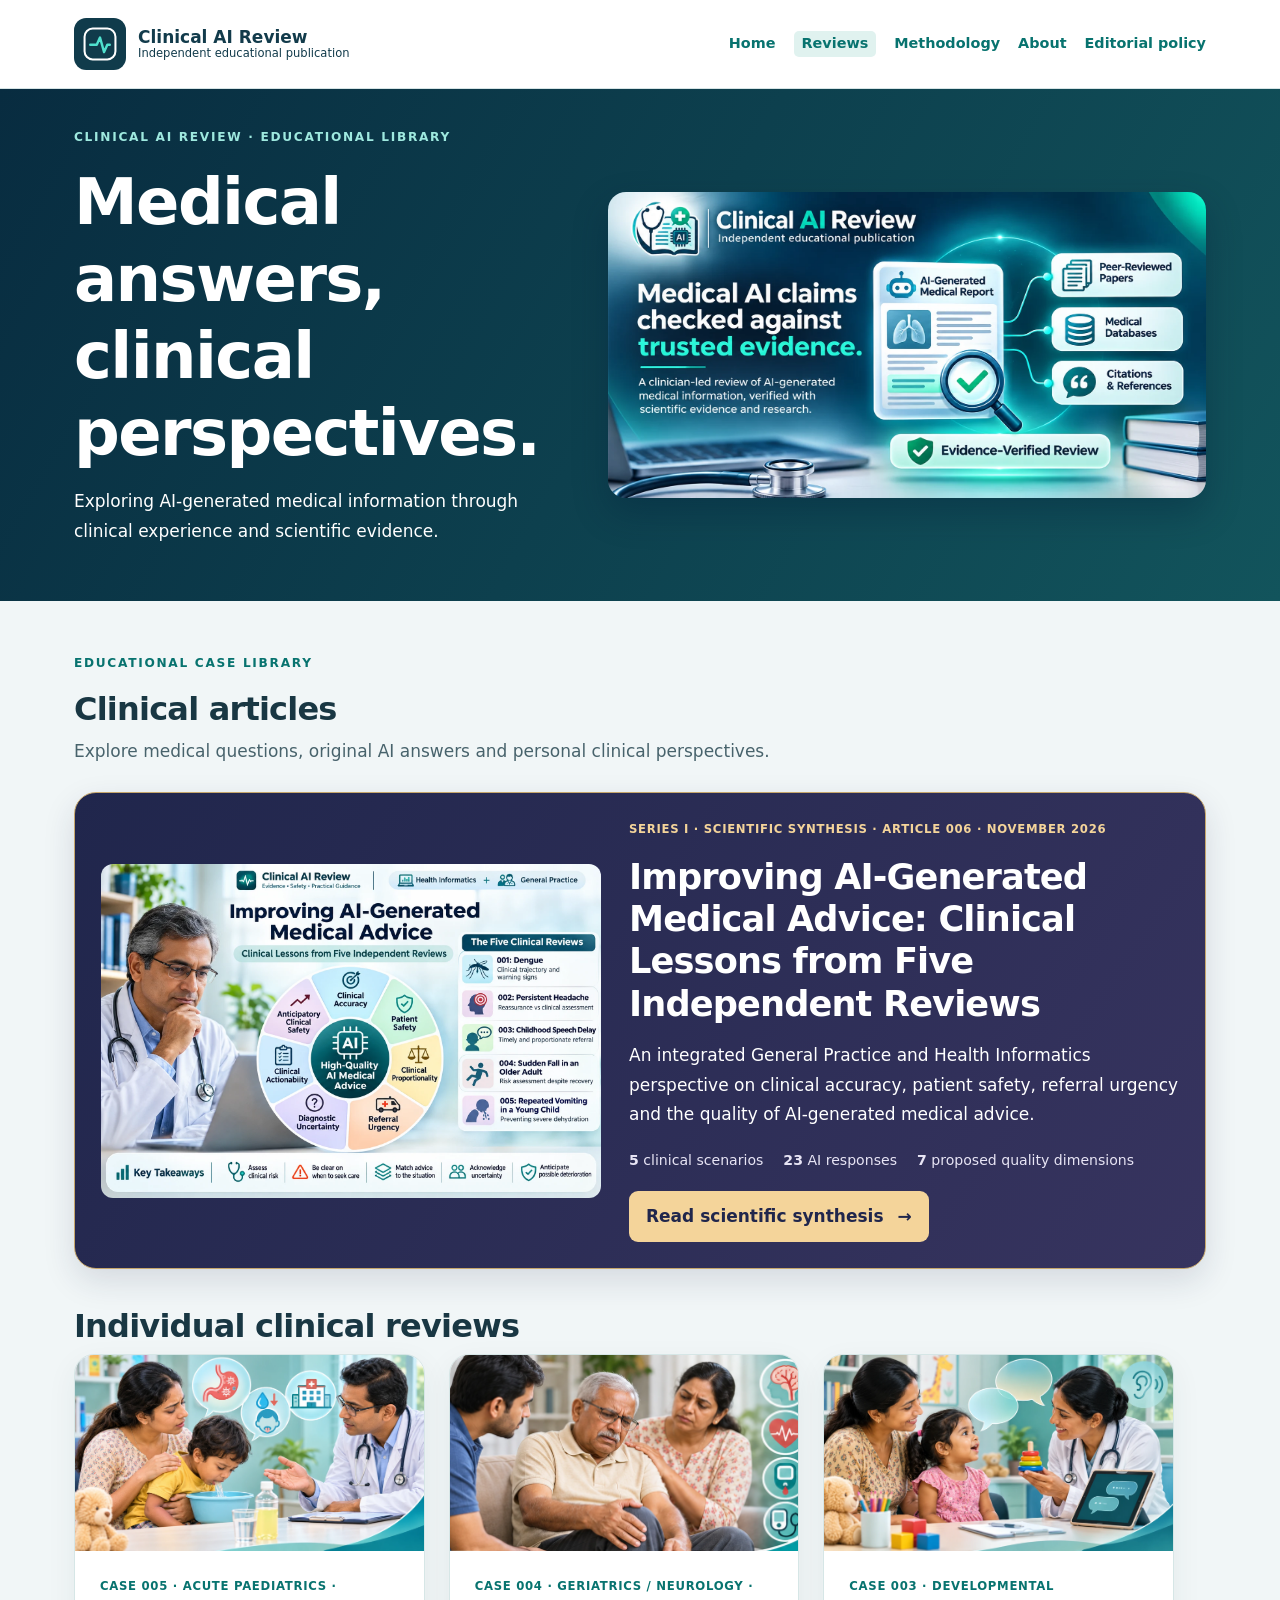
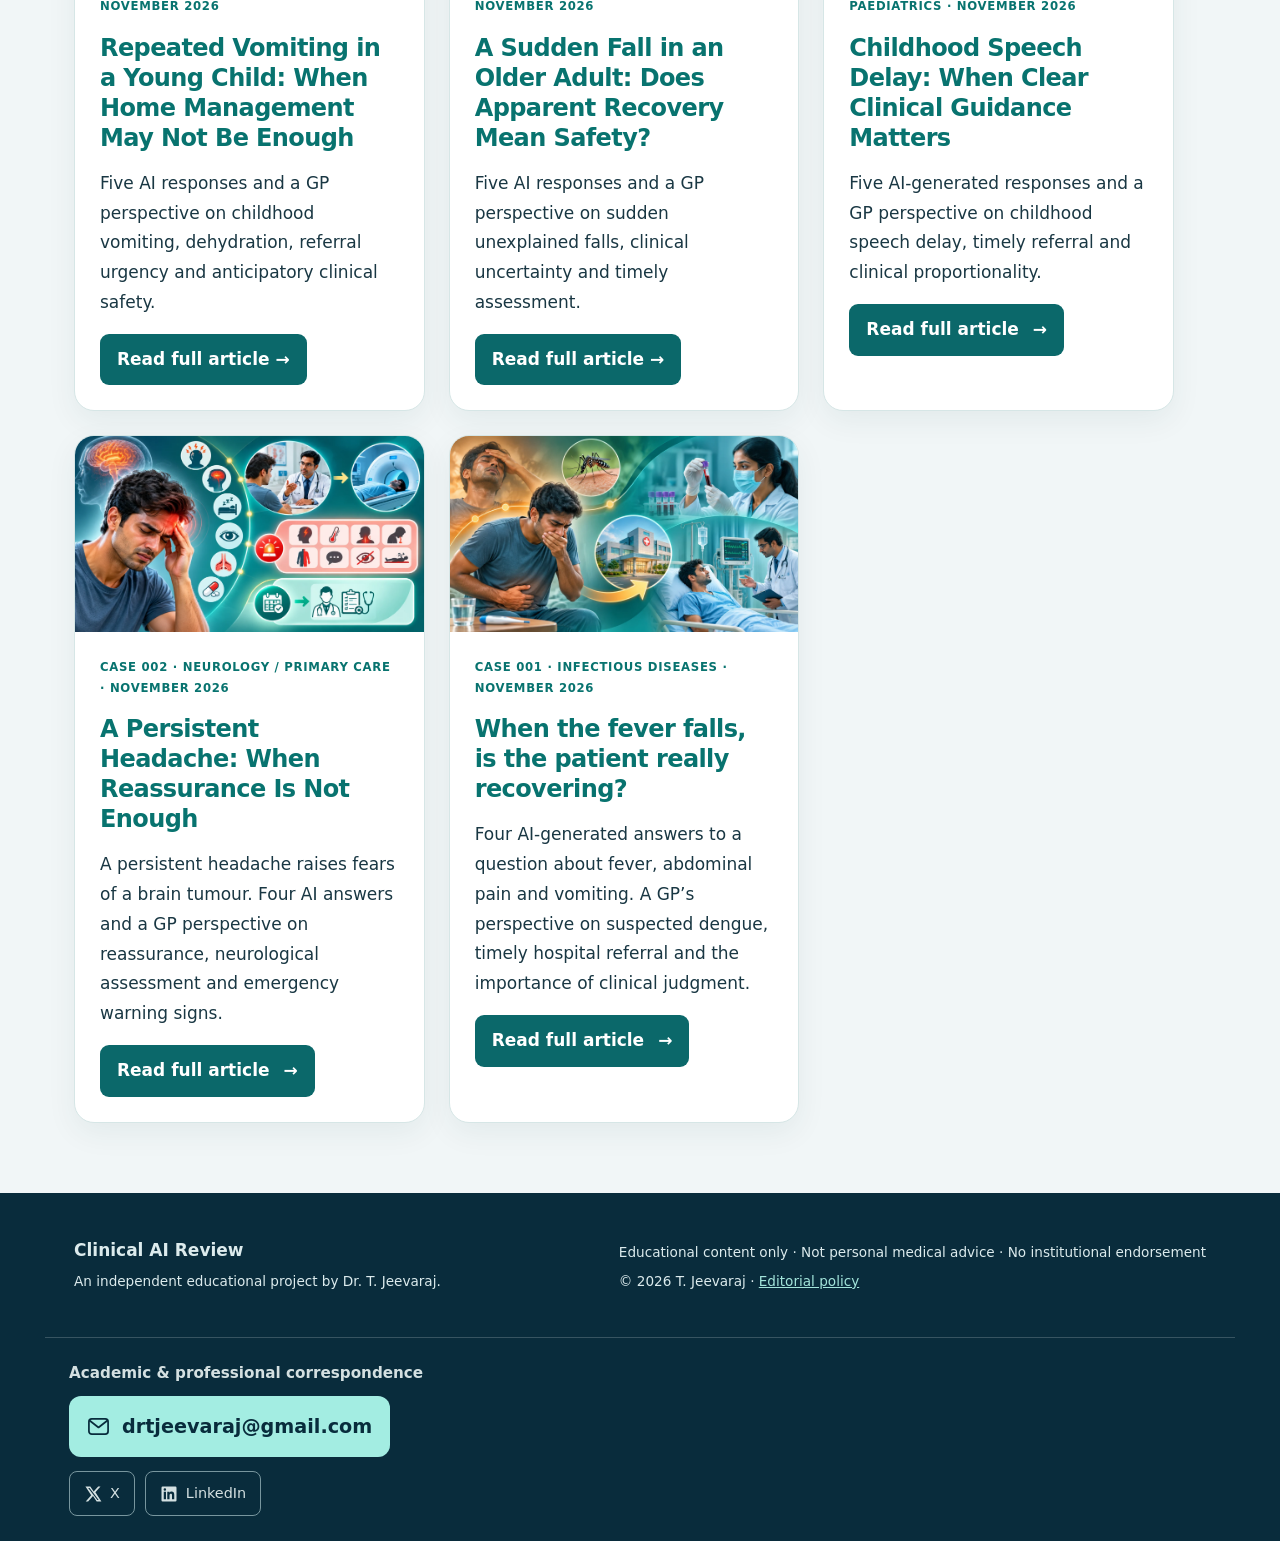
<file: reviews.html>
<!DOCTYPE html>

<html lang="en"><head>
<!-- GA4: public pages only; no advertising personalization -->
<meta charset="utf-8"/><meta content="width=device-width, initial-scale=1" name="viewport"/><meta content="#082b3b" name="theme-color"/><meta content="Educational case discussions of AI-generated medical answers, with a personal clinical perspective and constructive suggestions." name="description"/><title>Clinical Reviews | Clinical AI Review</title><link href="https://drjeevaraj.com/reviews.html" rel="canonical"/><link href="assets/favicon.svg" rel="icon" type="image/svg+xml"/><meta content="website" property="og:type"/><meta content="Clinical Reviews" property="og:title"/><meta content="Educational case discussions of AI-generated medical answers, with a personal clinical perspective and constructive suggestions." property="og:description"/><meta content="https://drjeevaraj.com/reviews.html" property="og:url"/><meta content="https://drjeevaraj.com/assets/hero-evidence.webp" property="og:image"/><meta content="summary_large_image" name="twitter:card"/><style>*{box-sizing:border-box}html{scroll-behavior:smooth;scroll-padding-top:95px}body{margin:0;font:17px/1.75 system-ui,Segoe UI,Arial,sans-serif;color:#193743;background:#f1f6f7}a{color:#08736f}img{max-width:100%;display:block}h1,h2,h3{line-height:1.2;margin:0 0 16px;letter-spacing:-.025em}h1{font-size:clamp(2.3rem,5vw,4rem)}h2{font-size:clamp(1.5rem,3vw,2.15rem)}h3{font-size:1.15rem}p{margin:0 0 16px}.wrap{max-width:1180px;margin:auto;padding:0 24px}.header{background:white;position:sticky;top:0;z-index:10;border-bottom:1px solid #d6e4e5}.head-inner,.foot-grid{display:flex;align-items:center;justify-content:space-between;gap:24px;padding-block:18px}.brand{display:flex;align-items:center;gap:12px;text-decoration:none;color:#123b4b;font-weight:750;line-height:1.2}.brand small{display:block;font-size:.72rem;font-weight:400}.brand-symbol{background:#103b4b;color:white;border-radius:12px;padding:5px}.nav{display:flex;gap:18px;flex-wrap:wrap}.nav a{text-decoration:none;font-size:.9rem;font-weight:650}.nav [aria-current]{background:#e0f2ef;padding:0 8px;border-radius:5px}.menu-button{display:none}.skip{position:absolute;left:-9999px}.skip:focus{left:10px;top:10px;background:white;z-index:20}.hero{background:linear-gradient(120deg,#082c40,#12545c);color:white;padding:38px 0}.hero-grid{display:grid;grid-template-columns:1fr 1.2fr;gap:35px;align-items:center}.hero img{border-radius:18px;box-shadow:0 15px 35px #001d3955}.kicker{font-size:.76rem;font-weight:800;letter-spacing:.14em;text-transform:uppercase;color:#08736f}.hero .kicker{color:#9ee9df}.layout{display:grid;grid-template-columns:230px minmax(0,1fr);gap:26px;padding-block:32px 65px}.toc{position:sticky;top:105px;align-self:start;background:white;border:1px solid #dce8e8;border-radius:16px;padding:20px}.toc a{display:block;text-decoration:none;padding:7px 0;font-size:.9rem}.card{background:white;border:1px solid #dce8e8;border-radius:20px;padding:clamp(20px,4vw,36px);margin-bottom:22px;box-shadow:0 8px 28px #123b4610}.card.tint{background:#eaf6f2}.card.blue{background:#edf4fb}.meta{font-size:.85rem;color:#48616b}.cover{width:100%;border-radius:14px;margin:20px 0}.grid{display:grid;grid-template-columns:repeat(2,minmax(0,1fr));gap:14px}.tile{padding:20px;border-radius:14px;background:#fff;border:1px solid #d3e5e4}.tile p{margin:0}.icon{display:inline-flex;vertical-align:middle;margin-right:9px;color:#08736f}.icon svg{width:25px;height:25px;fill:none;stroke:currentColor;stroke-width:1.7;stroke-linecap:round;stroke-linejoin:round}blockquote{margin:15px 0;padding:20px;border-left:4px solid #15877e;background:#edf7f5;font-size:1.1rem}details{border:1px solid #d4e3e5;border-radius:12px;margin:12px 0;background:white}summary{cursor:pointer;padding:18px;font-weight:750;color:#075f65}.answer{padding:0 20px 20px;white-space:pre-wrap;overflow-wrap:anywhere;font-size:.96rem}.footer{background:#092c3c;color:#dcebed;padding:25px 0}.footer a{color:#a3e5db}.footer p{font-size:.85rem;margin:5px 0}.contact-mini{display:none}a:focus-visible,summary:focus-visible{outline:3px solid #c28a35;outline-offset:4px}@media(max-width:800px){.hero-grid,.layout{grid-template-columns:1fr}.toc{position:static}.head-inner,.foot-grid{flex-wrap:wrap}.nav{gap:12px}.grid{grid-template-columns:1fr}.header{position:static}}@media print{.header,.toc,.hero,.footer{display:none}.layout{display:block}.card{box-shadow:none;break-inside:auto}body{background:white}}</style><style>.library{padding-top:52px;padding-bottom:70px}.library h2{font-size:2rem;margin:8px 0}.library-intro{color:#48636c}.article-grid{display:grid;grid-template-columns:repeat(auto-fit,minmax(min(100%,320px),1fr));gap:24px;max-width:1100px}.article-tile{max-width:540px;background:white;border:1px solid #d6e6e6;border-radius:20px;overflow:hidden;box-shadow:0 10px 30px #103b4210}.article-tile img{display:block;width:100%;height:auto;aspect-ratio:16/9;object-fit:cover}.tile-body{padding:25px}.tile-meta{font-size:.73rem;letter-spacing:.06em;font-weight:700;color:#08736f}.tile-body h3{font-size:1.5rem;line-height:1.25}.tile-body h3 a{text-decoration:none}.read-link{display:inline-flex;gap:14px;background:#0b686a;color:white;padding:11px 17px;border-radius:9px;text-decoration:none;font-weight:700}.read-link:hover{background:#094b52}</style><style>.synthesis-feature{display:grid;grid-template-columns:1fr 1.1fr;align-items:center;gap:28px;background:linear-gradient(125deg,#20264c,#37345f);color:#fff;border:1px solid #c6a66b;border-radius:22px;padding:26px;margin:26px 0 38px;box-shadow:0 12px 32px #20264c22}.synthesis-feature img{width:100%;height:auto;border-radius:12px}.synthesis-feature h3{font-size:clamp(1.5rem,3vw,2.2rem);line-height:1.2}.synthesis-feature h3 a{color:white;text-decoration:none}.synthesis-feature .tile-meta{color:#f4d49a}.synthesis-feature .read-link{background:#f4d49a;color:#20264c}.synthesis-feature .read-link:hover{background:#fff0cc}.synthesis-feature .stats{display:flex;flex-wrap:wrap;gap:10px 20px;color:#e8e5f5;font-size:.88rem;margin:18px 0}.synthesis-feature a:focus-visible{outline:3px solid #f4d49a;outline-offset:4px}@media(max-width:800px){.synthesis-feature{grid-template-columns:1fr;padding:20px;gap:20px}}</style><style>/* Shared professional contact */ .footer .contact-prominent{max-width:1190px;margin:20px auto 0;padding:22px 24px 0;border-top:1px solid #ffffff30;box-sizing:border-box}.footer .email-label{display:block;color:#d4e0e1;font-size:.95rem;font-weight:700;margin-bottom:9px}.footer .email-primary{display:inline-flex;align-items:center;gap:12px;max-width:100%;padding:14px 18px;border-radius:12px;background:#a3ede2;color:#082c3c;font-size:clamp(1rem,2.5vw,1.2rem);font-weight:800;text-decoration:none;box-sizing:border-box}.footer .email-primary svg{flex:none}.footer .email-primary span{overflow-wrap:anywhere;min-width:0}.footer .email-primary:hover{background:#d0fff4;color:#082c3c;text-decoration:underline}.footer .social-links{display:flex;flex-wrap:wrap;gap:10px;margin-top:14px}.footer .social-links a{display:inline-flex;align-items:center;gap:8px;padding:9px 14px;border:1px solid #78969e;border-radius:8px;color:#d4e0e1;font-size:.9rem;text-decoration:none}.footer .social-links a:hover{background:#ffffff18}.footer .social-links svg{flex:none}@media(max-width:480px){.footer .contact-prominent{padding:18px 20px 0}.footer .email-primary{padding:12px;gap:8px}}</style><style id="consistent-brand-logo">.brand .brand-symbol,.brand .brand-mark{display:inline-flex!important;align-items:center!important;justify-content:center!important;width:52px!important;height:52px!important;min-width:52px!important;flex:0 0 52px!important;padding:0!important;background:transparent!important;border:0!important;border-radius:15px!important;box-shadow:none!important}.brand .brand-symbol svg,.brand .brand-mark svg{display:block!important;width:100%!important;height:100%!important;max-width:none!important}@media(max-width:540px){.brand .brand-symbol,.brand .brand-mark{width:42px!important;height:42px!important;min-width:42px!important;flex-basis:42px!important}}</style></head><body><a class="skip" href="#main">Skip to content</a><header class="header"><div class="wrap head-inner"><a class="brand" href="index.html"><span aria-hidden="true" class="brand-symbol"><svg xmlns="http://www.w3.org/2000/svg" width="52" height="52" viewBox="0 0 64 64" aria-hidden="true" focusable="false"><rect width="64" height="64" rx="15" fill="#103b4b"/><rect x="13" y="13" width="38" height="38" rx="10" fill="none" stroke="#fff" stroke-width="2.5"/><path d="M20 33h8l4-9 5 18 4-9h3" fill="none" stroke="#50e1ce" stroke-width="3" stroke-linecap="round" stroke-linejoin="round"/></svg></span><span>Clinical <b>AI Review</b><small>Independent educational publication</small></span></a><nav aria-label="Main navigation" class="nav" id="nav"><a href="index.html">Home</a><a aria-current="page" href="reviews.html">Reviews</a><a href="methodology.html">Methodology</a><a href="about.html">About</a><a href="editorial-policy.html">Editorial policy</a></nav></div></header><main id="main"><section class="hero"><div class="wrap hero-grid"><div><p class="kicker">Clinical AI Review · Educational library</p><h1>Medical answers, clinical perspectives.</h1><p>Exploring AI-generated medical information through clinical experience and scientific evidence.</p></div><img alt="Clinical AI Review evidence review banner" src="assets/hero-evidence.webp"/></div></section><section class="wrap library"><p class="kicker">Educational case library</p><h2>Clinical articles</h2><p class="library-intro">Explore medical questions, original AI answers and personal clinical perspectives.</p><article class="synthesis-feature" aria-labelledby="synthesis-title"><a href="006.html" tabindex="-1" aria-hidden="true"><img src="assets/006-clinical-ai-synthesis.webp" alt=""/></a><div><p class="tile-meta">SERIES I · SCIENTIFIC SYNTHESIS · ARTICLE 006 · NOVEMBER 2026</p><h3 id="synthesis-title"><a href="006.html">Improving AI-Generated Medical Advice: Clinical Lessons from Five Independent Reviews</a></h3><p>An integrated General Practice and Health Informatics perspective on clinical accuracy, patient safety, referral urgency and the quality of AI-generated medical advice.</p><div class="stats"><span><strong>5</strong> clinical scenarios</span><span><strong>23</strong> AI responses</span><span><strong>7</strong> proposed quality dimensions</span></div><a class="read-link" href="006.html">Read scientific synthesis <span aria-hidden="true">→</span></a></div></article><h2>Individual clinical reviews</h2><div class="article-grid"><article class="article-tile"><a aria-hidden="true" href="005.html" tabindex="-1"><img alt="" height="928" src="assets/005-childhood-vomiting.webp" width="1648"/></a><div class="tile-body"><p class="tile-meta">CASE 005 · ACUTE PAEDIATRICS · NOVEMBER 2026</p><h3><a href="005.html">Repeated Vomiting in a Young Child: When Home Management May Not Be Enough</a></h3><p>Five AI responses and a GP perspective on childhood vomiting, dehydration, referral urgency and anticipatory clinical safety.</p><a class="read-link" href="005.html">Read full article →</a></div></article><article class="article-tile"><a aria-hidden="true" href="004.html" tabindex="-1"><img alt="" src="assets/004-sudden-fall.webp"/></a><div class="tile-body"><p class="tile-meta">CASE 004 · GERIATRICS / NEUROLOGY · NOVEMBER 2026</p><h3><a href="004.html">A Sudden Fall in an Older Adult: Does Apparent Recovery Mean Safety?</a></h3><p>Five AI responses and a GP perspective on sudden unexplained falls, clinical uncertainty and timely assessment.</p><a class="read-link" href="004.html">Read full article →</a></div></article><article class="article-tile"><a aria-hidden="true" href="003.html" tabindex="-1"><img alt="" height="928" src="assets/003-speech-delay.webp" width="1648"/></a><div class="tile-body"><p class="tile-meta">CASE 003 · DEVELOPMENTAL PAEDIATRICS · NOVEMBER 2026</p><h3><a href="003.html">Childhood Speech Delay: When Clear Clinical Guidance Matters</a></h3><p>Five AI-generated responses and a GP perspective on childhood speech delay, timely referral and clinical proportionality.</p><a class="read-link" href="003.html">Read full article <span aria-hidden="true">→</span></a></div></article><article class="article-tile"><a aria-hidden="true" href="002.html" tabindex="-1"><img alt="" height="928" src="assets/002-headache.webp" width="1648"/></a><div class="tile-body"><p class="tile-meta">CASE 002 · NEUROLOGY / PRIMARY CARE · NOVEMBER 2026</p><h3><a href="002.html">A Persistent Headache: When Reassurance Is Not Enough</a></h3><p>A persistent headache raises fears of a brain tumour. Four AI answers and a GP perspective on reassurance, neurological assessment and emergency warning signs.</p><a class="read-link" href="002.html">Read full article <span aria-hidden="true">→</span></a></div></article><article class="article-tile"><a aria-hidden="true" href="001.html" tabindex="-1"><img alt="" height="928" src="assets/001-dengue.webp" width="1648"/></a><div class="tile-body"><p class="tile-meta">CASE 001 · INFECTIOUS DISEASES · NOVEMBER 2026</p><h3><a href="001.html">When the fever falls, is the patient really recovering?</a></h3><p>Four AI-generated answers to a question about fever, abdominal pain and vomiting. A GP’s perspective on suspected dengue, timely hospital referral and the importance of clinical judgment.</p><a class="read-link" href="001.html">Read full article <span aria-hidden="true">→</span></a></div></article></div></section></main><footer class="footer"><div class="wrap foot-grid"><div><strong>Clinical AI Review</strong><p>An independent educational project by Dr. T. Jeevaraj.</p></div><div><p>Educational content only · Not personal medical advice · No institutional endorsement</p><p>© 2026 T. Jeevaraj · <a href="editorial-policy.html">Editorial policy</a></p></div></div><div class="contact-prominent"><div class="email-contact"><span class="email-label">Academic &amp; professional correspondence</span><a class="email-primary" href="mailto:drtjeevaraj@gmail.com"><svg aria-hidden="true" fill="none" height="23" stroke="currentColor" stroke-linecap="round" stroke-linejoin="round" stroke-width="1.8" viewbox="0 0 24 24" width="23"><rect height="16" rx="3" width="20" x="2" y="4"></rect><path d="m3 6 9 7 9-7"></path></svg><span>drtjeevaraj@gmail.com</span></a></div><div aria-label="Professional social profiles" class="social-links"><a aria-label="X profile (opens in a new tab)" href="https://x.com/drjeevaraj" rel="noopener noreferrer" target="_blank"><svg aria-hidden="true" fill="currentColor" height="18" viewbox="0 0 24 24" width="18"><path d="M18.9 2H22l-6.8 7.8L23.2 22h-6.3l-4.9-7.4L5.5 22H2.3l7.3-8.4L1.9 2h6.5l4.5 6.8L18.9 2zm-1.1 18h1.7L7.4 3.9H5.6L17.8 20z"></path></svg> X</a><a aria-label="LinkedIn profile (opens in a new tab)" href="https://www.linkedin.com/in/drjeevaraj/" rel="noopener noreferrer" target="_blank"><svg aria-hidden="true" fill="currentColor" height="18" viewbox="0 0 24 24" width="18"><path d="M20.5 2h-17A1.5 1.5 0 0 0 2 3.5v17A1.5 1.5 0 0 0 3.5 22h17a1.5 1.5 0 0 0 1.5-1.5v-17A1.5 1.5 0 0 0 20.5 2zM8 19H5V9h3v10zM6.5 7.7a1.7 1.7 0 1 1 0-3.4 1.7 1.7 0 0 1 0 3.4zM19 19h-3v-5.5c0-1.4-.5-2-1.5-2-1.2 0-1.8.8-1.8 2V19h-3V9h2.9v1.3c.6-1 1.6-1.6 2.9-1.6 2.3 0 3.5 1.4 3.5 4.2V19z"></path></svg> LinkedIn</a></div></div></footer></body></html>
</file>
